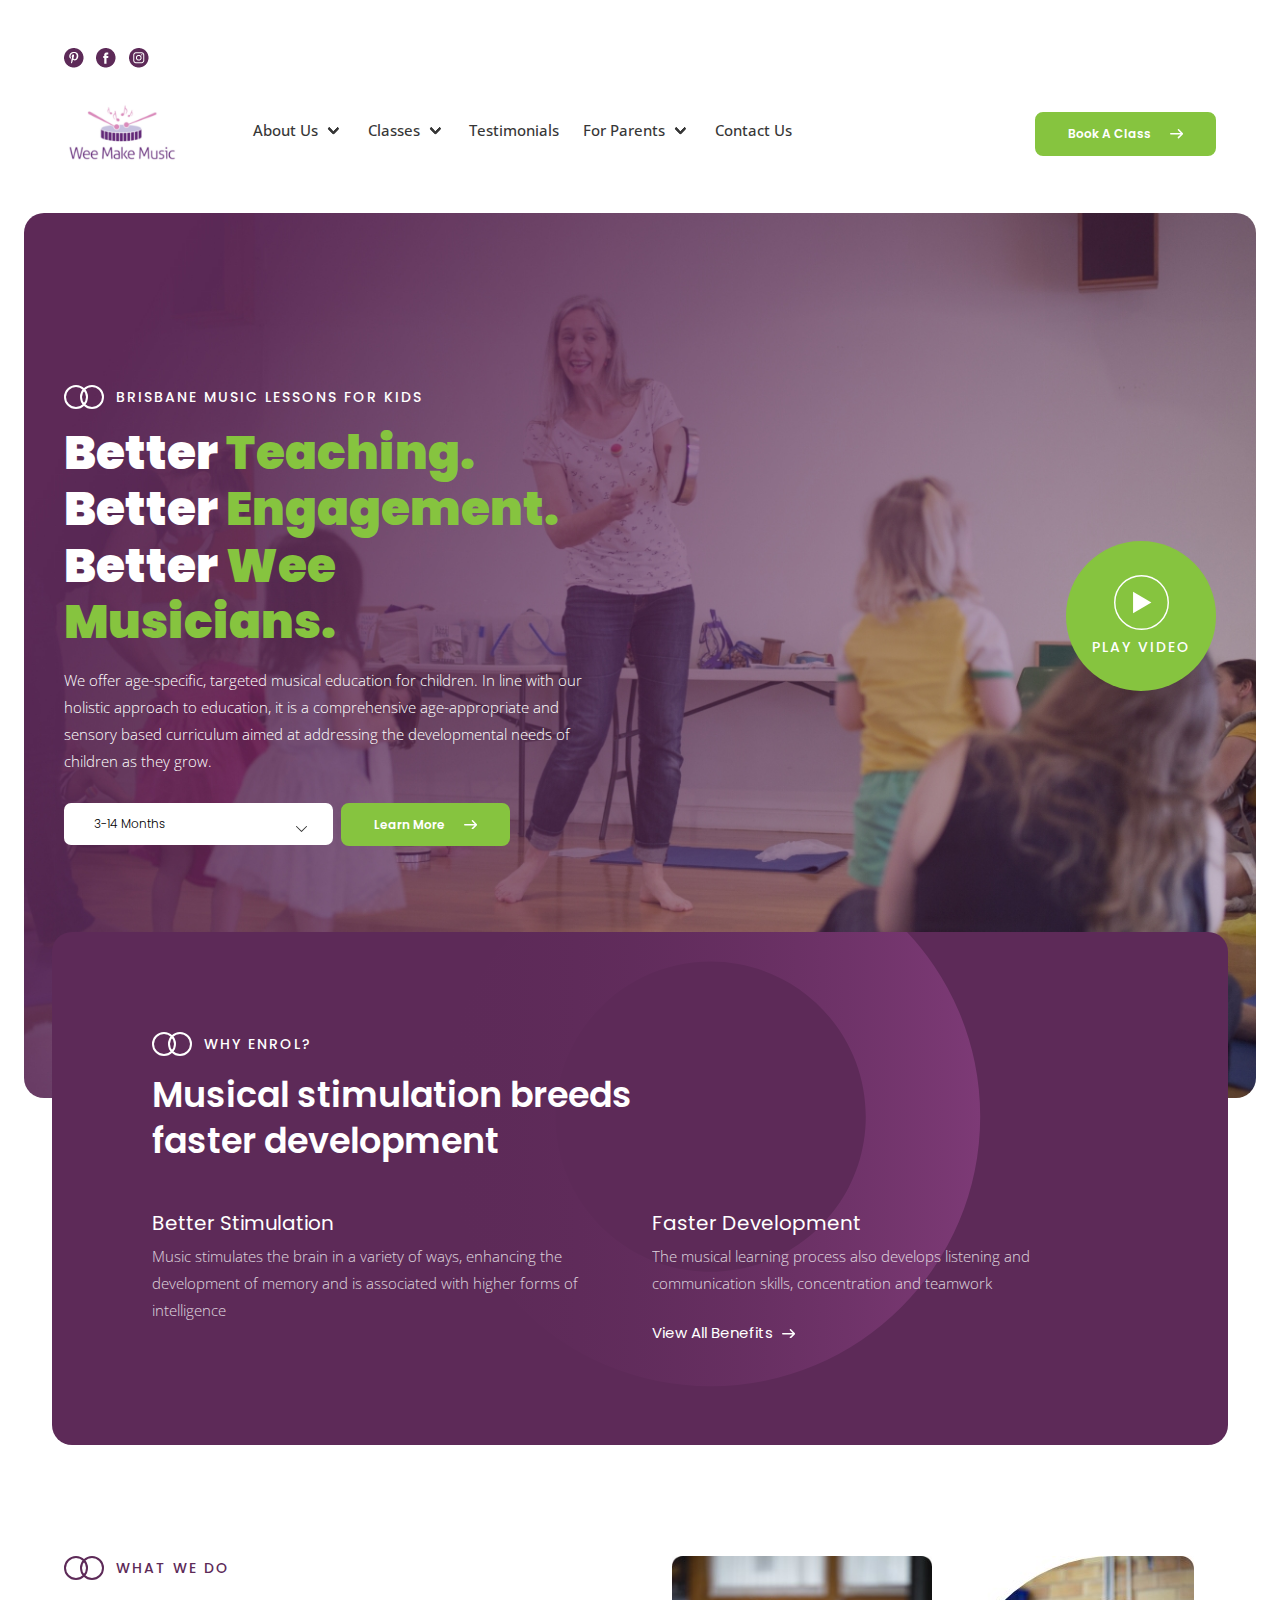
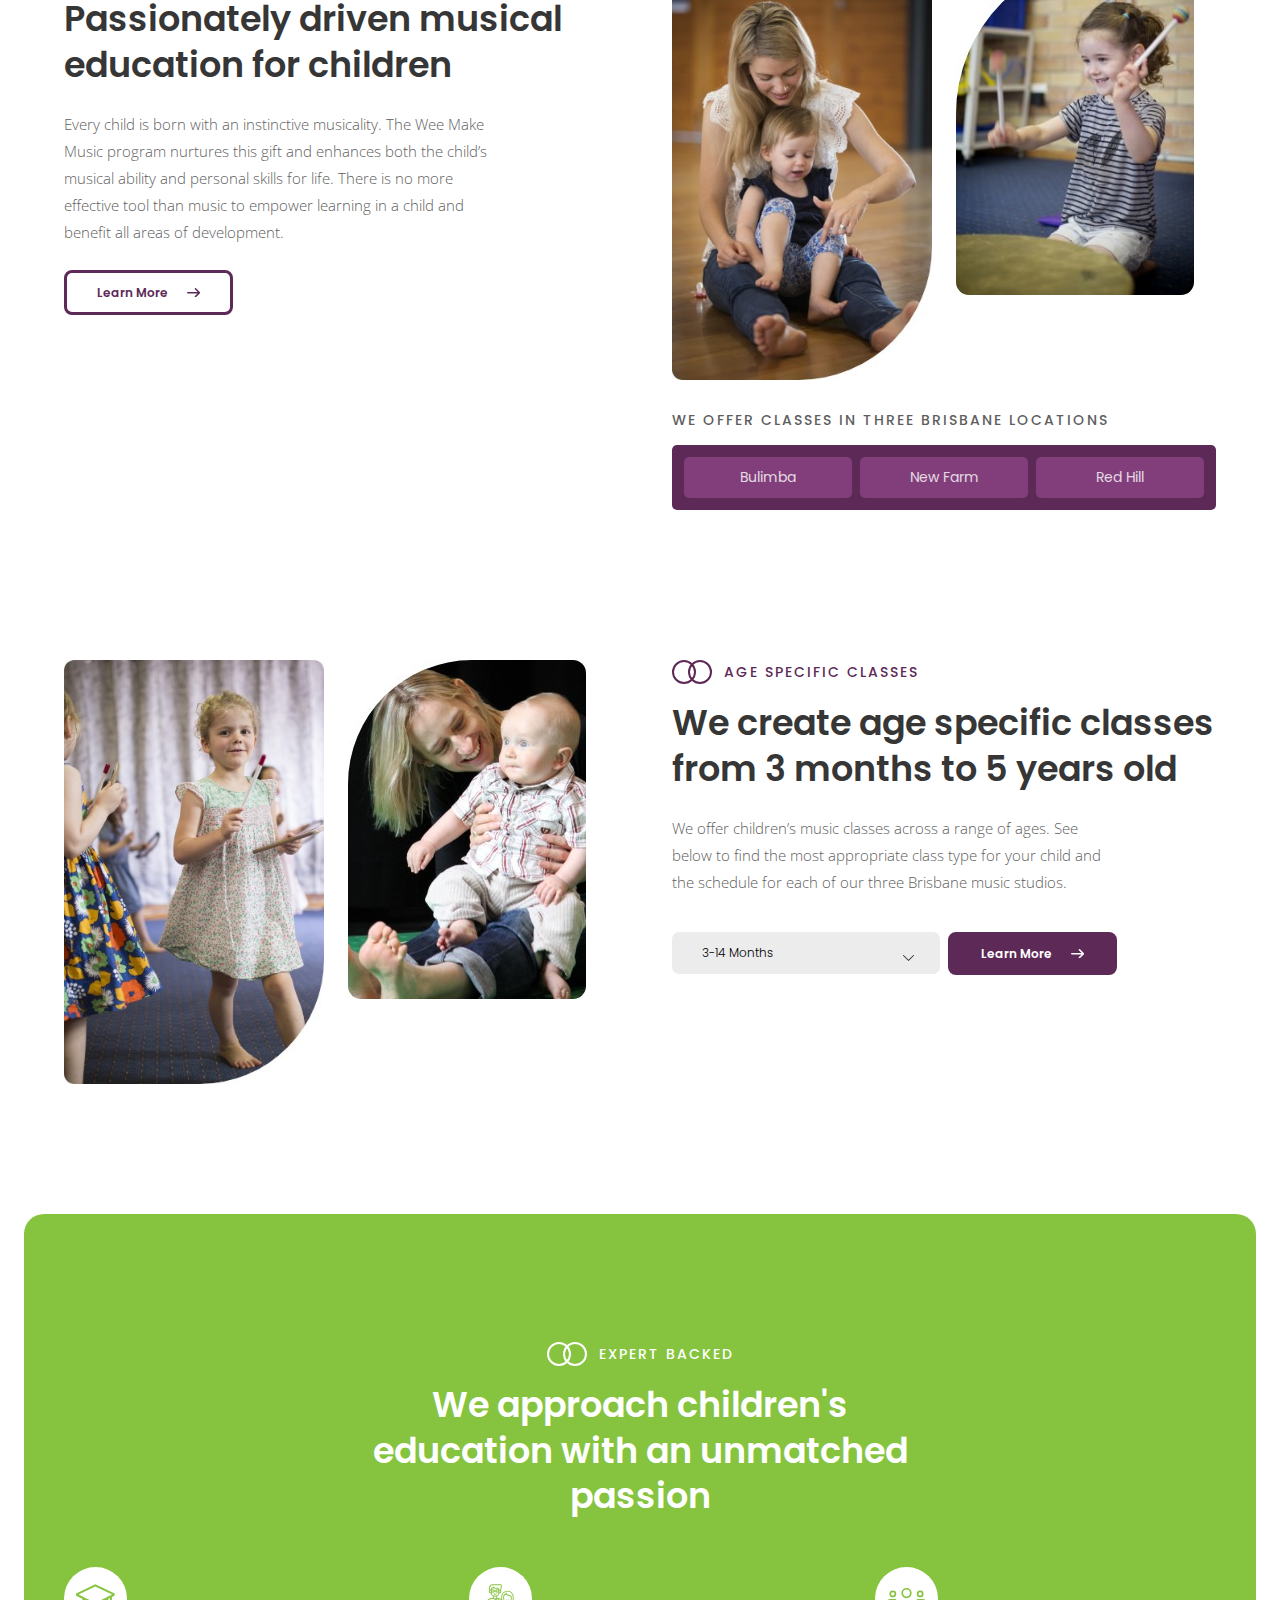
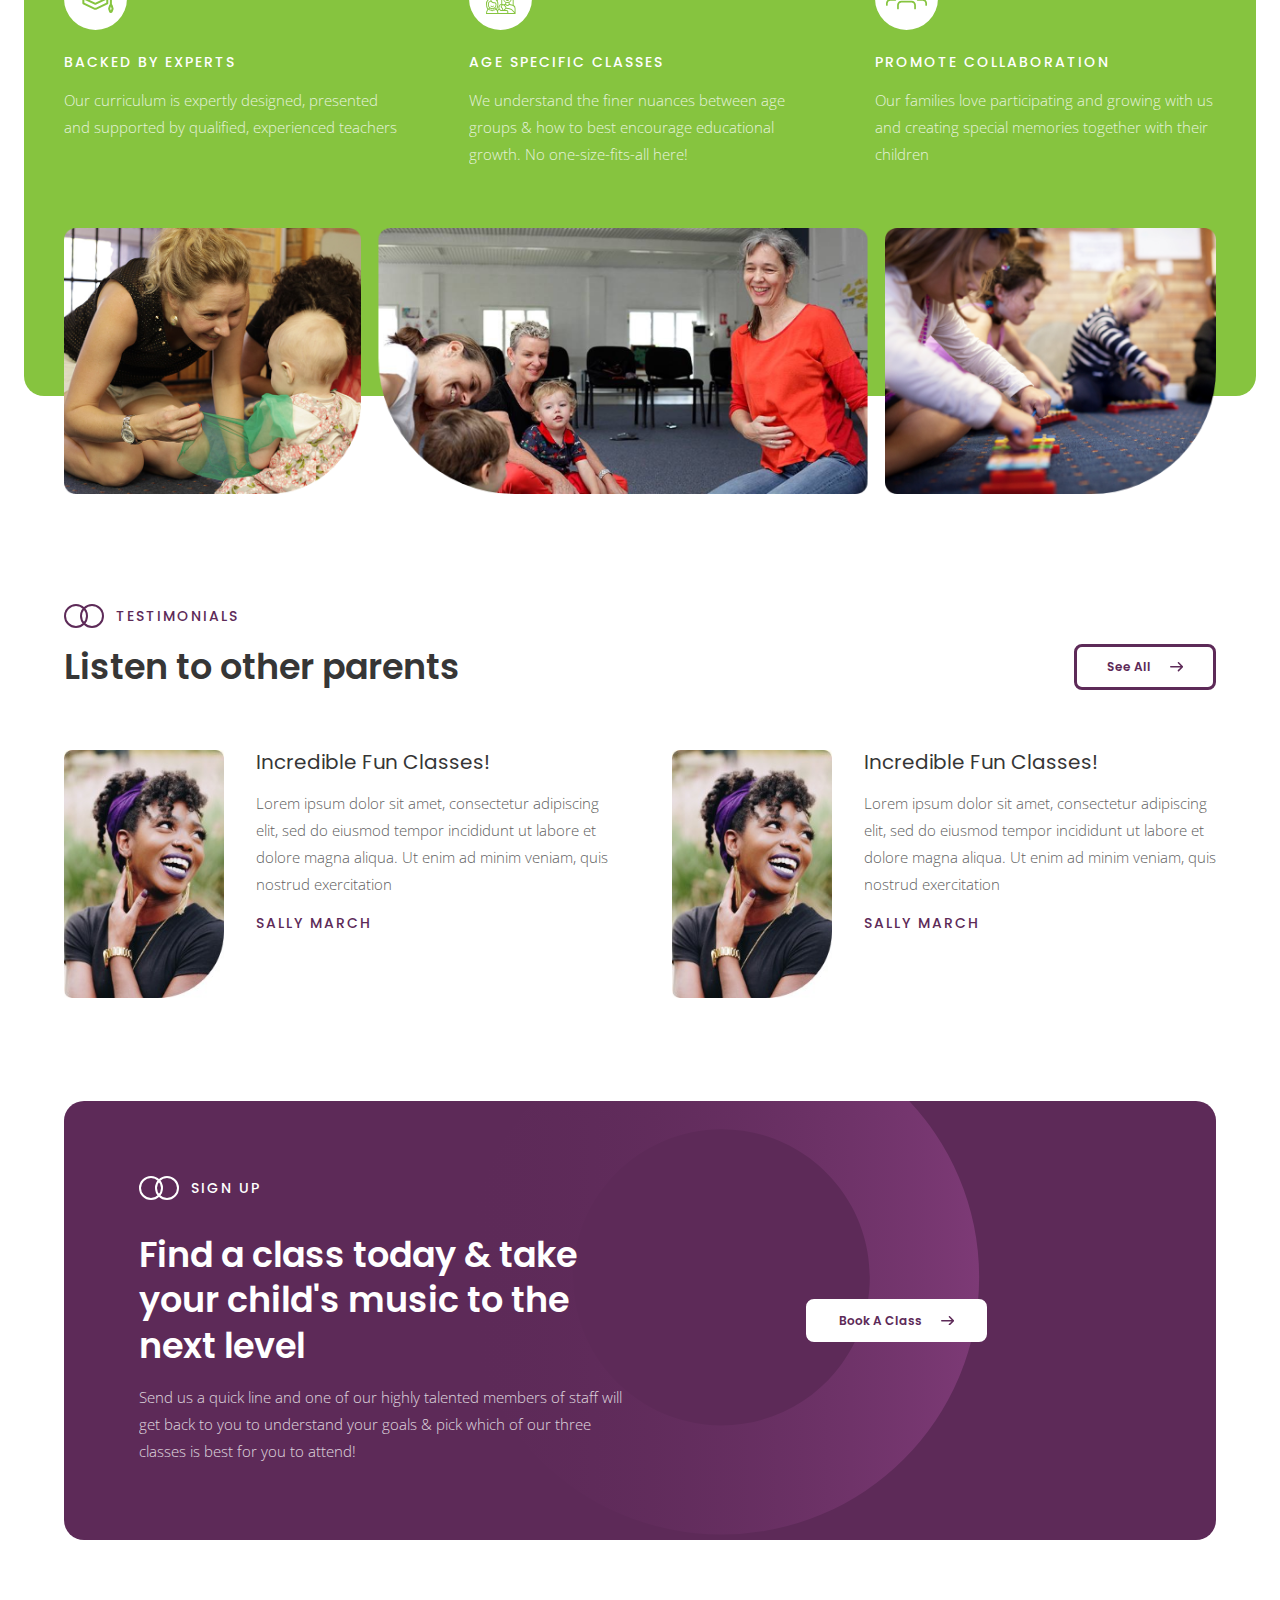
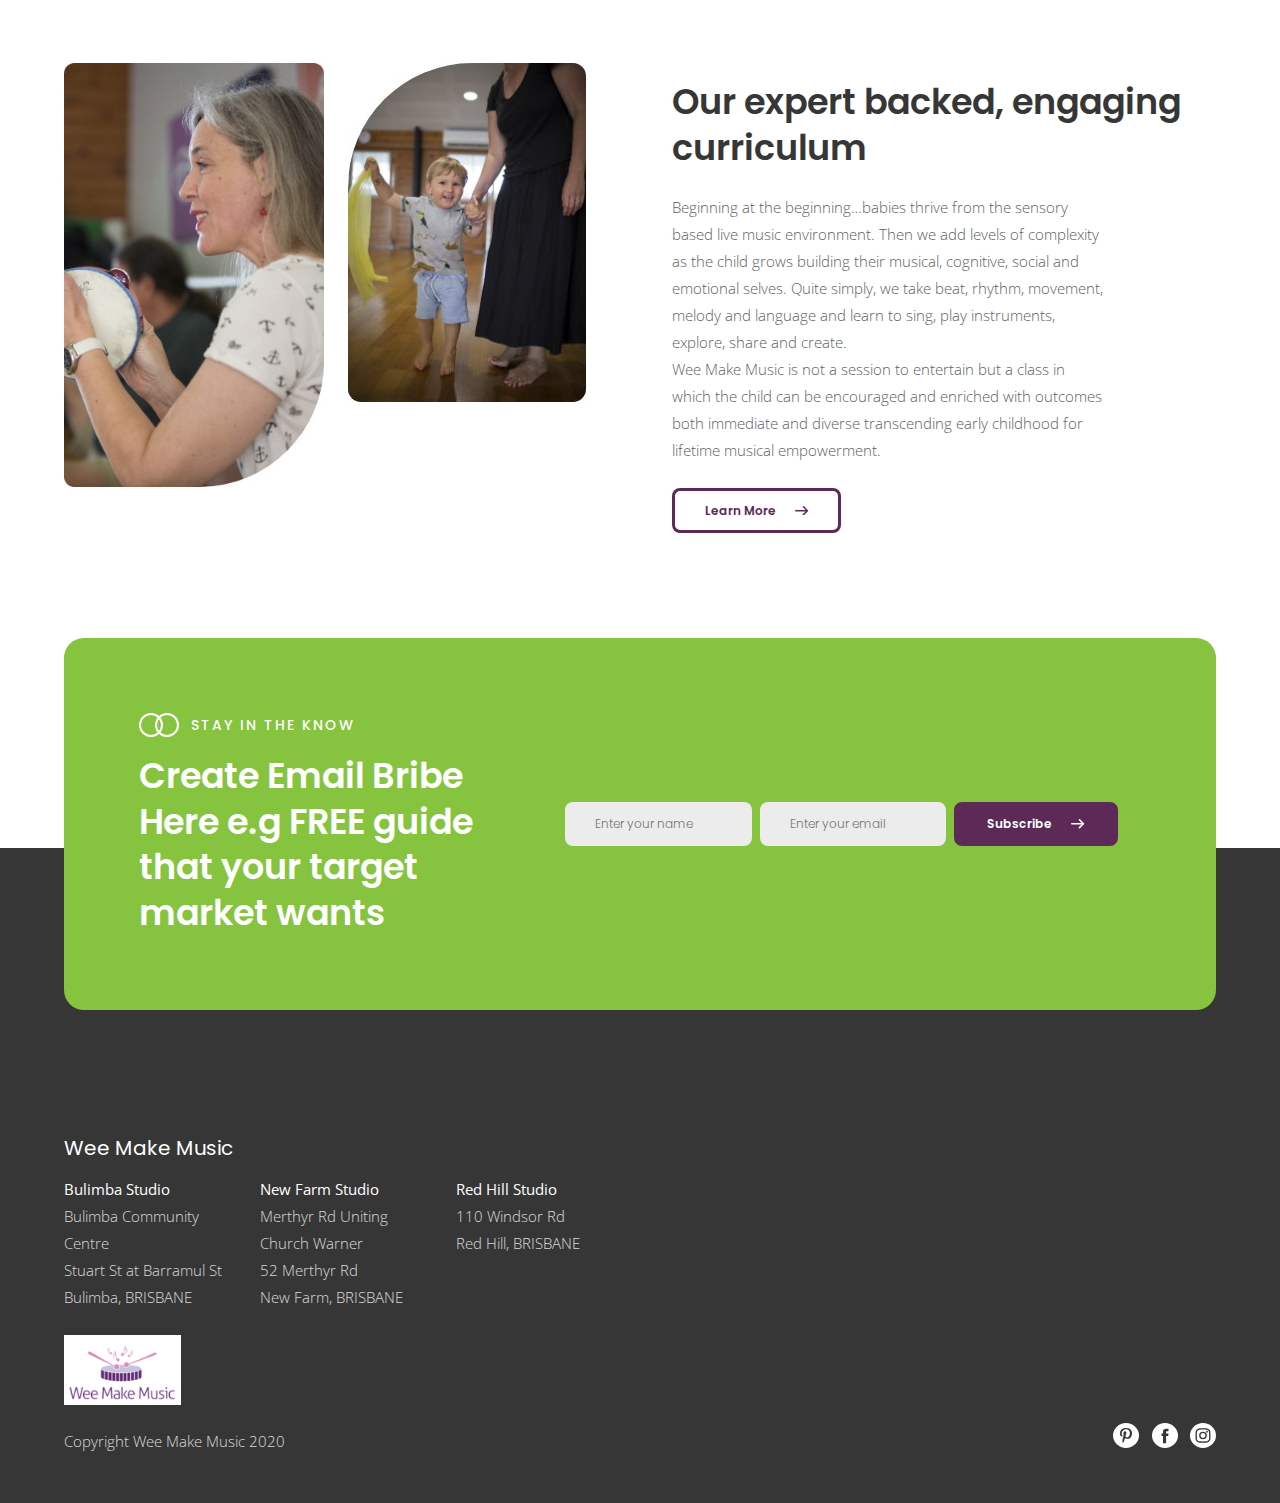
<file: index.html>
<!DOCTYPE html>
<html lang="en">
<head>
  <meta charset="UTF-8">
  <meta name="viewport" content="width=device-width, initial-scale=1.0">
  <meta http-equiv="X-UA-Compatible" content="ie=edge">
  <link rel="stylesheet" type="text/css" href="css/bulma.css">
  <link rel="stylesheet" type="text/css" href="css/main.css">
  <link rel="preconnect" href="https://fonts.gstatic.com">
  <link href="https://fonts.googleapis.com/css2?family=Open+Sans:wght@300;400&family=Poppins:wght@300;500;600;700&display=swap" rel="stylesheet">
  <title>Wee Make Music</title>
</head>
<body>
  <section class="section is-small-section-padding-mobile">
    <div class="container">
      <div class="nav-header pb-3">
        <div class="columns">
          <article class="column">
          <a href="#">
            <img src="assets/pinterest.png" alt="The pinterest logo" class="social-favicon mr-2">
          </a>
          <a href="#">
            <img src="assets/facebook.png" alt="The facebook logo" class="social-favicon mr-2">
          </a>
          <a href="#">
            <img src="assets/instagram.png" alt="The instagram logo" class="social-favicon">
          </a>
        </article>
        </div>
      </div>

      <nav class="navbar is-transparent" role="navigation" aria-label="main navigation">
      <div class="navbar-brand is-flex-center">
        <a class="navbar-item" href="index.html">
          <img src="assets/wee-make-music-logo.png" class="logo">
        </a>

        <a role="button" class="navbar-burger burger" aria-label="menu" aria-expanded="false" data-target="navbarBasicExample">
          <span aria-hidden="true"></span>
          <span aria-hidden="true"></span>
          <span aria-hidden="true"></span>
        </a>
      </div>

      <div id="navbarBasicExample" class="navbar-menu is-small-section-padding-mobile">
        <div class="navbar-start pl-6 padding-remove-mobile">
          <div class="navbar-item has-dropdown is-hoverable">
            <a href="#" class="navbar-link nav-link" onclick="showHideDropdown()">
              About Us
            </a>

            <div class="navbar-dropdown" id="navbarDropdown">
              <a href="about.html" class="navbar-item nav-link-sub">
                About Us
              </a>
              <a href="our-curriculum.html" class="navbar-item nav-link-sub">
                Our Curriculum
              </a>
              <a href="our-fees.html" class="navbar-item nav-link-sub">
                Our Fees
              </a>
              <a href="timetables.html" class="navbar-item nav-link-sub">
                Timetables
              </a>
            </div>
          </div>


          <div class="navbar-item has-dropdown is-hoverable">
            <a href="#" class="navbar-link nav-link" onclick="showHideDropdown()">
              Classes
            </a>

            <div class="navbar-dropdown" id="navbarDropdown">
              <a href="service-page.html" class="navbar-item nav-link-sub">
                3-14 Months
              </a>
              <a class="navbar-item nav-link-sub">
                Class 2
              </a>
              <a class="navbar-item nav-link-sub">
                Class 3
              </a>
              <a class="navbar-item nav-link-sub">
                Class 4
              </a>
            </div>
          </div>


          <a href="testimonials.html" class="navbar-item nav-link">
            Testimonials
          </a>

          <div class="navbar-item has-dropdown is-hoverable">
            <a class="navbar-link nav-link" onclick="showHideDropdown()">
              For Parents
            </a>

            <div class="navbar-dropdown" id="navbarDropdown">
              <a href="concert.html" class="navbar-item nav-link-sub">
                Concert
              </a>
              <a href="blog.html" class="navbar-item nav-link-sub">
                Blog
              </a>
              <a href="faq.html" class="navbar-item nav-link-sub">
                FAQs
              </a>
            </div>
          </div>


          <a href="contact.html" class="navbar-item nav-link">
            Contact Us
          </a>
        </div>

        <div class="navbar-end is-flex is-flex-center">
          <div class="navbar-item">
            <div class="buttons">
              <a href="quote.html" class="btn-primary btn-green box-shadow btn-arrow-green">Book A Class <svg xmlns="http://www.w3.org/2000/svg" width="13.202" height="9.418" viewBox="0 0 13.202 9.418" class="ml-4 mt-1px"><path d="M24.856,136.172h0l-3.969-3.95a.76.76,0,0,0-1.072,1.077l2.665,2.652-9.843,0a.76.76,0,0,0,0,1.519l9.843,0-2.665,2.652a.76.76,0,0,0,1.072,1.077l3.969-3.95h0A.76.76,0,0,0,24.856,136.172Z" transform="translate(-11.876 -132)" fill="#fff"/></svg></a>
            </div>
          </div>
        </div>
      </div>
      </nav>
    </div>
  </section>

<main class="is-relative">
  <section class="section pt-1 padding-remove-mobile padding-remove-tablet">
    <div class="container index-hero-bg pr-reset-mobile pl-reset-mobile pl-remove-tablet pr-remove-tablet">
    <div class="container">
      <div class="columns pt-10 pb-15 pt-reset-mobile pb-reset-mobile pt-reset-tablet">
        <article class="column pr-6 pr-reset-mobile pl-2rem-tablet pr-reset-tablet ">
          <div class="is-flex is-flex-center">
            <img src="assets/circle-cross.svg" alt="Two crosses intersected" class="circle-cross-img">
            <h1 class="small-pop-header ml-3 text-white">Brisbane Music Lessons for kids</h1>
          </div>
          <h2 class="page-header text-white mt-4">Better <span class="text-green">Teaching.</span> <br>
            Better <span class="text-green">Engagement.</span> <br>
            Better <span class="text-green">Wee Musicians.</span>
          </h2>
          <p class="text-white mt-4 opacity-full">We offer age-specific, targeted musical education for children. In line with our holistic approach to education, it is a comprehensive age-appropriate and sensory based curriculum aimed at addressing the developmental needs of children as they grow.</p>
          <form action="" class="std-form">
            <div class="columns is-variable is-1 mt-4">
              <article class="column is-relative">
                <select name="age" id="age" class="is-relative">
                  <option value="volvo">3-14 Months</option>
                  <option value="saab">14 months - 2.5 Years</option>
                  <option value="mercedes">3-4 Years</option>
                  <option value="audi">5 Years +</option>
                </select>
                <img src="assets/chevron-down.svg" alt="" class="select-icon">
              </article>
              <article class="column">
                <a href="#" class="btn-primary btn-green box-shadow btn-arrow-green is-inline-block btn-mobile-full-width">Learn More <svg xmlns="http://www.w3.org/2000/svg" width="13.202" height="9.418" viewBox="0 0 13.202 9.418" class="ml-4 mt-1px"><path d="M24.856,136.172h0l-3.969-3.95a.76.76,0,0,0-1.072,1.077l2.665,2.652-9.843,0a.76.76,0,0,0,0,1.519l9.843,0-2.665,2.652a.76.76,0,0,0,1.072,1.077l3.969-3.95h0A.76.76,0,0,0,24.856,136.172Z" transform="translate(-11.876 -132)" fill="#fff"/></svg></a>
              </article>
            </div>
          </form>
        </article>
        <article class="column is-flex is-flex-end-center is-flex-justify-center-mobile pr-2rem-tablet">
          <div class="play-container is-flex is-flex-justify-center is-flex-column">
            <a href="" class="is-flex is-flex-justify-center is-flex-column">
              <img src="assets/play-img.svg" alt="" class="play-button">
              <p class="small-pop-header mt-2 text-white opacity-full is-hidden-mobile">PLAY VIDEO</p>
            </a>
          </div>
        </article>
      </div>
    </div>
    </div>
  </section>

  <section class="section">
    <div class="container">
      <div class="columns index-overlap-container purple-with-cutout-bg">
        <div class="is-padding-medium-uniform padding-reset-mobile">
          <div class="is-flex is-flex-center">
            <img src="assets/circle-cross.svg" alt="Two crosses intersected" class="circle-cross-img">
            <h3 class="small-pop-header ml-3 text-white">Why Enrol?</h3>
          </div>
            <h4 class="section-header width-50 text-white mt-4 mb-6 width-100-tablet">Musical stimulation breeds faster development</h4>
            <div class="columns">
              <article class="column">
                <h5 class="sub-section-header text-white mb-2">Better Stimulation</h5>
                <p class="text-white">Music stimulates the brain in a variety of ways, enhancing the development of memory and is associated with higher forms of intelligence</p>
              </article>
              <article class="column">
                <h5 class="sub-section-header text-white mb-2">Faster Development</h5>
                <p class="text-white mb-5">The musical learning process also develops listening and communication skills, concentration and teamwork</p>
                <a href="service-page.html" class="is-text-link text-white">View All Benefits <svg xmlns="http://www.w3.org/2000/svg" width="13.202" height="9.418" viewBox="0 0 13.202 9.418"><path d="M24.856,136.172h0l-3.969-3.95a.76.76,0,0,0-1.072,1.077l2.665,2.652-9.843,0a.76.76,0,0,0,0,1.519l9.843,0-2.665,2.652a.76.76,0,0,0,1.072,1.077l3.969-3.95h0A.76.76,0,0,0,24.856,136.172Z" transform="translate(-11.876 -132)" fill="#fff"/></svg></a>
              </article>
            </div>
        </div>
      </div>
    </div>
  </section>

  <section class="section is-padding-large">
    <div class="container is-small-container">
      <div class="columns is-variable is-8">
        <article class="column">
          <div class="is-flex is-flex-center">
            <img src="assets/cross-circle-purple.svg" alt="Two crosses intersected" class="circle-cross-img">
            <h3 class="small-pop-header ml-3 text-purple">WHAT WE DO</h3>
          </div>
          <h4 class="section-header mt-4 mb-5">Passionately driven musical education for children</h4>
          <p class="width-80 mb-5 width-100-mobile">Every child is born with an instinctive musicality. The Wee Make Music program nurtures this gift and enhances both the child’s musical ability and personal skills for life. There is no more effective tool than music to empower learning in a child and benefit all areas of development.</p>
          <a href="about.html" class="btn-secondary btn-purple-secondary box-shadow btn-arrow-purple-secondary is-inline-block btn-mobile-full-width">Learn More <svg xmlns="http://www.w3.org/2000/svg" width="13.202" height="9.418" viewBox="0 0 13.202 9.418" class="ml-4 mt-1px"><path d="M24.856,136.172h0l-3.969-3.95a.76.76,0,0,0-1.072,1.077l2.665,2.652-9.843,0a.76.76,0,0,0,0,1.519l9.843,0-2.665,2.652a.76.76,0,0,0,1.072,1.077l3.969-3.95h0A.76.76,0,0,0,24.856,136.172Z" transform="translate(-11.876 -132)" fill="#5d2a58"/></svg></a>
        </article>
        <article class="column">
          <div class="columns is-variable is-3-desktop is-mobile is-2-mobile">
            <article class="column">
              <img src="assets/00036.jpg" alt="A woman holding a child">
            </article>
            <article class="column">
              <img src="assets/00001.jpg" alt="A child playing a drum">
            </article>
          </div>
          <div>
            <p class="small-pop-header mb-4">We offer classes in three Brisbane locations</p>
            <div class="purple-bg p-3 br-5">
            <div class="columns is-variable is-1">
              <article class="column pb-35rem-mobile">
                <div class="purple-light-bg br-5 p-3 text-center">
                  <p class="text-white pill-text">Bulimba</p>
                </div>
              </article>
              <article class="column pt-35rem-mobile pb-35rem-mobile">
                <div class="purple-light-bg br-5 p-3 text-center">
                  <p class="text-white pill-text">New Farm</p>
                </div>
              </article>
              <article class="column pt-35rem-mobile">
                <div class="purple-light-bg br-5 p-3 text-center">
                  <p class="text-white pill-text">Red Hill</p>
                </div>
              </article>
            </div>
            </div>
          </div>
        </article>
      </div>
    </div>
  </section>

  <section class="section is-padding-large">
    <div class="container is-small-container">
      <div class="columns is-variable is-8">
        <article class="column">
          <div class="columns is-variable is-3-desktop is-2-mobile is-mobile">
            <article class="column">
              <img src="assets/00087.jpg" alt="A child playing with a xylophone">
            </article>
            <article class="column ">
              <img src="assets/8663.jpg" alt="A woman holding a baby and smiling">
            </article>
          </div>
        </article>
        <article class="column">
          <div class="is-flex is-flex-center">
            <img src="assets/cross-circle-purple.svg" alt="Two crosses intersected" class="circle-cross-img">
            <h3 class="small-pop-header ml-3 text-purple">AGE SPECIFIC CLASSES</h3>
          </div>
          <h4 class="section-header mt-4 mb-5">We create age specific classes from 3 months to 5 years old</h4>
          <p class="width-80 mb-5">We offer children’s music classes across a range of ages. See below to find the most appropriate class type for your child and the schedule for each of our three Brisbane music studios.</p>
          <form action="" class="std-form">
            <div class="columns is-variable is-1 mt-4">
              <article class="column is-relative">
                <select name="age" id="age" class="is-relative select-grey-bg">
                  <option value="volvo">3-14 Months</option>
                  <option value="saab">14 months - 2.5 Years</option>
                  <option value="mercedes">3-4 Years</option>
                  <option value="audi">5 Years +</option>
                </select>
                <img src="assets/chevron-down.svg" alt="" class="select-icon">
              </article>
              <article class="column">
                <a href="#" class="btn-primary btn-purple box-shadow btn-arrow-purple is-inline-block width-100-mobile">Learn More <svg xmlns="http://www.w3.org/2000/svg" width="13.202" height="9.418" viewBox="0 0 13.202 9.418" class="ml-4 mt-1px"><path d="M24.856,136.172h0l-3.969-3.95a.76.76,0,0,0-1.072,1.077l2.665,2.652-9.843,0a.76.76,0,0,0,0,1.519l9.843,0-2.665,2.652a.76.76,0,0,0,1.072,1.077l3.969-3.95h0A.76.76,0,0,0,24.856,136.172Z" transform="translate(-11.876 -132)" fill="#fff"/></svg></a>
              </article>
            </div>
          </form>
        </article>
      </div>
    </div>
  </section>

  <section class="section section-padding-reset-mobile">
    <div class="container green-wide-bg">
      <div class="container pt-8 is-small-container is-small-section-padding-mobile padding-reset-tablet">
        <div class="is-flex is-flex-justify-center pb-4">
          <img src="assets/circle-cross.svg" alt="Two crosses intersected" class="circle-cross-img">
          <h3 class="small-pop-header ml-3 text-white">EXPERT BACKED</h3>
        </div>
        <h4 class="section-header text-white mb-6 text-center width-50 width-100-mobile is-margin-0-auto">We approach children's education with an unmatched passion</h4>
        <div class="columns is-variable is-8-desktop is-2-tablet mb-6">
          <article class="column">
            <img src="assets/uni-cap.svg" alt="a university cap" class="circle-img">
            <h4 class="small-pop-header my-4 text-white">BACKED BY EXPERTS</h4>
            <p class="text-white">Our curriculum is expertly designed, presented and supported by qualified, experienced teachers</p>
          </article>
          <article class="column">
            <img src="assets/family.svg" alt="A family" class="circle-img">
            <h4 class="small-pop-header my-4 text-white">AGE SPECIFIC CLASSES</h4>
            <p class="text-white">We understand the finer nuances between age groups & how to best encourage educational growth. No one-size-fits-all here!</p>
          </article>
          <article class="column">
            <img src="assets/collaboration.svg" alt="Outline of 3 people" class="circle-img">
            <h4 class="small-pop-header my-4 text-white">PROMOTE COLLABORATION</h4>
            <p class="text-white">Our families love participating and growing with us and creating special memories together with their children</p>
          </article>
        </div>
        <img src="assets/triple-img.png" alt="Women holding children and playing musical instruments" class="mb-negative-105px mb-negative-65px-mobile">
      </div>
    </div>
  </section>

  <section class="section pt-10">
    <div class="container is-small-container">
      <div class="columns mb-6">
        <article class="column is-four-fifths-desktop is-half-tablet">
          <div class="is-flex is-flex-center pb-4">
            <img src="assets/cross-circle-purple.svg" alt="Two crosses intersected" class="circle-cross-img">
            <h3 class="small-pop-header ml-3 text-purple">TESTIMONIALS</h3>
          </div>
          <h4 class="section-header">Listen to other parents</h4>
        </article>
        <article class="column is-flex is-flex-end-bottom">
          <div class="width-100-mobile">
            <a href="testimonials.html" class="btn-secondary btn-purple-secondary box-shadow btn-arrow-purple-secondary is-inline-block btn-mobile-full-width">See All <svg xmlns="http://www.w3.org/2000/svg" width="13.202" height="9.418" viewBox="0 0 13.202 9.418" class="ml-4 mt-1px"><path d="M24.856,136.172h0l-3.969-3.95a.76.76,0,0,0-1.072,1.077l2.665,2.652-9.843,0a.76.76,0,0,0,0,1.519l9.843,0-2.665,2.652a.76.76,0,0,0,1.072,1.077l3.969-3.95h0A.76.76,0,0,0,24.856,136.172Z" transform="translate(-11.876 -132)" fill="#5d2a58"/></svg></a>
          </div>
        </article>
      </div>
    </div>
    <div class="container is-small-container">
      <div class="columns is-variable is-8">
        <article class="column">
          <div class="columns is-variable is-4 is-mobile">
            <article class="column is-one-third">
              <img src="assets/test-1.jpg" alt="A woman smiling">
            </article>
            <article class="column">
              <h5 class="sub-section-header">Incredible Fun Classes!</h5>
              <p class="my-4">Lorem ipsum dolor sit amet, consectetur adipiscing elit, sed do eiusmod tempor incididunt ut labore et dolore magna aliqua. Ut enim ad minim veniam, quis nostrud exercitation</p>
              <p class="small-pop-header opacity-full text-purple">SALLY MARCH</p>
            </article>
          </div>
        </article>
        <article class="column">
          <div class="columns is-variable is-4 is-mobile">
            <article class="column is-one-third">
              <img src="assets/test-1.jpg" alt="A woman smiling">
            </article>
            <article class="column">
              <h5 class="sub-section-header">Incredible Fun Classes!</h5>
              <p class="my-4">Lorem ipsum dolor sit amet, consectetur adipiscing elit, sed do eiusmod tempor incididunt ut labore et dolore magna aliqua. Ut enim ad minim veniam, quis nostrud exercitation</p>
              <p class="small-pop-header opacity-full text-purple">SALLY MARCH</p>
            </article>
          </div>
        </article>
      </div>
    </div>
  </section>

  <section class="section">
    <div class="container purple-with-cutout-bg is-small-container">
      <div class="padding-uniform is-padding-75px padding-reset-mobile">
        <div class="columns">
          <article class="column">
            <div class="is-flex is-flex-center pb-4">
              <img src="assets/circle-cross.svg" alt="Two crosses intersected" class="circle-cross-img">
              <h3 class="small-pop-header ml-3 text-white">SIGN UP</h3>
            </div>
            <h4 class="section-header text-white my-4">Find a class today & take your child's music to the next level</h4>
            <p class="text-white">Send us a quick line and one of our highly talented members of staff will get back to you to understand your goals & pick which of our three classes is best for you to attend!</p>
          </article>
          <article class="column is-flex is-flex-justify-center">
            <div class="width-100-mobile">
              <a href="#" class="btn-primary btn-white-p box-shadow btn-arrow-purple-secondary is-inline-block btn-mobile-full-width">Book A Class <svg xmlns="http://www.w3.org/2000/svg" width="13.202" height="9.418" viewBox="0 0 13.202 9.418" class="ml-4 mt-1px"><path d="M24.856,136.172h0l-3.969-3.95a.76.76,0,0,0-1.072,1.077l2.665,2.652-9.843,0a.76.76,0,0,0,0,1.519l9.843,0-2.665,2.652a.76.76,0,0,0,1.072,1.077l3.969-3.95h0A.76.76,0,0,0,24.856,136.172Z" transform="translate(-11.876 -132)" fill="#5d2a58"/></svg></a>
            </div>
          </article>
        </div>
      </div>
    </div>
  </section>

  <section class="section is-padding-large">
    <div class="container is-small-container pb-15 pb-25rem-mobile">
      <div class="columns is-variable is-8">
        <article class="column">
          <div class="columns is-variable is-3-desktop is-mobile is-2-mobile">
            <article class="column">
              <img src="assets/00040.jpg" alt="A woman playing the tambourine">
            </article>
            <article class="column ">
              <img src="assets/00142.jpg" alt="A woman holding a childs hand">
            </article>
          </div>
        </article>
        <article class="column">
          <h4 class="section-header mt-4 mb-5">Our expert backed, engaging curriculum</h4>
          <p class="width-80 width-100-mobile">Beginning at the beginning…babies thrive from the sensory based live music environment. Then we add levels of complexity as the child grows building their musical, cognitive, social and emotional selves. Quite simply, we take beat, rhythm, movement, melody and language and learn to sing, play instruments, explore, share and create.</p>
          <p class="width-80 mb-5 width-100-mobile">Wee Make Music is not a session to entertain but a class in which the child can be encouraged and enriched with outcomes both immediate and diverse transcending early childhood for lifetime musical empowerment.</p>
          <a href="our-curriculum.html" class="btn-secondary btn-purple-secondary box-shadow btn-arrow-purple-secondary is-inline-block btn-mobile-full-width">Learn More <svg xmlns="http://www.w3.org/2000/svg" width="13.202" height="9.418" viewBox="0 0 13.202 9.418" class="ml-4 mt-1px"><path d="M24.856,136.172h0l-3.969-3.95a.76.76,0,0,0-1.072,1.077l2.665,2.652-9.843,0a.76.76,0,0,0,0,1.519l9.843,0-2.665,2.652a.76.76,0,0,0,1.072,1.077l3.969-3.95h0A.76.76,0,0,0,24.856,136.172Z" transform="translate(-11.876 -132)" fill="#5d2a58"/></svg></a>
        </article>
      </div>
    </div>
  </section>

  <section class="overlap-container section-padding-reset-mobile section-padding-reset-tablet">
    <div class="container br-20 green-bg">
      <div class="is-padding-75px padding-reset-mobile">
        <div class="columns is-variable is-8 is-flex-column-tablet">
          <article class="column">
            <div class="is-flex is-flex-center pb-4">
              <img src="assets/circle-cross.svg" alt="Two crosses intersected" class="circle-cross-img">
              <h3 class="small-pop-header ml-3 text-white">STAY IN THE KNOW</h3>
            </div>
            <h4 class="section-header text-white">Create Email Bribe Here e.g FREE guide that your target market wants</h4>
          </article>
          <article class="column is-three-fifths-desktop is-full-tablet is-flex is-flex-justify-center">
            <form action="" class="std-form">
              <div class="columns is-variable is-1">
                <article class="column">
                  <input type="text" placeholder="Enter your name">
                </article>
                <article class="column">
                  <input type="text" placeholder="Enter your email">
                </article>
                <article class="column">
                  <a href="#" class="btn-primary btn-purple box-shadow btn-arrow-purple is-inline-block">Subscribe <svg xmlns="http://www.w3.org/2000/svg" width="13.202" height="9.418" viewBox="0 0 13.202 9.418" class="ml-4 mt-1px"><path d="M24.856,136.172h0l-3.969-3.95a.76.76,0,0,0-1.072,1.077l2.665,2.652-9.843,0a.76.76,0,0,0,0,1.519l9.843,0-2.665,2.652a.76.76,0,0,0,1.072,1.077l3.969-3.95h0A.76.76,0,0,0,24.856,136.172Z" transform="translate(-11.876 -132)" fill="#fff"/></svg></a>
                </article>
              </div>
            <form>
          </article>
        </div>
      </div>
    </div>
  </section>
</main>

  <footer class="section">
    <div class="container">
      <div class="columns pt-15">
        <article class="column">
          <h4 class="sub-section-header text-white mb-4">Wee Make Music</h4>
          <div class="columns">
            <article class="column">
              <p class="opacity-full text-white"><b>Bulimba Studio</b></p>
              <p class="text-white">Bulimba Community Centre</p>
              <p class="text-white">Stuart St at Barramul St</p>
              <p class="text-white">Bulimba, BRISBANE</p>
            </article>
            <article class="column">
              <p class="opacity-full text-white"><b>New Farm Studio</b></p>
              <p class="text-white">Merthyr Rd Uniting Church Warner</p>
              <p class="text-white">52 Merthyr Rd</p>
              <p class="text-white">New Farm, BRISBANE</p>
            </article>
            <article class="column">
              <p class="opacity-full text-white"><b>Red Hill Studio</b></p>
              <p class="text-white">110 Windsor Rd</p>
              <p class="text-white">Red Hill, BRISBANE</p>
            </article>
          </div>
          <img src="assets/wee-make-music-logo.png" class="logo mb-4">
          <p class="text-white">Copyright Wee Make Music 2020</p>
        </article>
        <article class="column is-flex is-flex-end-bottom">
          <div class="columns">
            <article class="column">
            <a href="#">
              <img src="assets/pinterest-white.svg" alt="The pinterest logo" class="social-favicon mr-2">
            </a>
            <a href="#">
              <img src="assets/facebook-white.svg" alt="The facebook logo" class="social-favicon mr-2">
            </a>
            <a href="#">
              <img src="assets/instagram-white.svg" alt="The instagram logo" class="social-favicon">
            </a>
          </article>
          </div>
        </article>
      </div>
    </div>
  </footer>



<script type="text/javascript" src="js/main.js"></script>
</body>
</html>
</file>
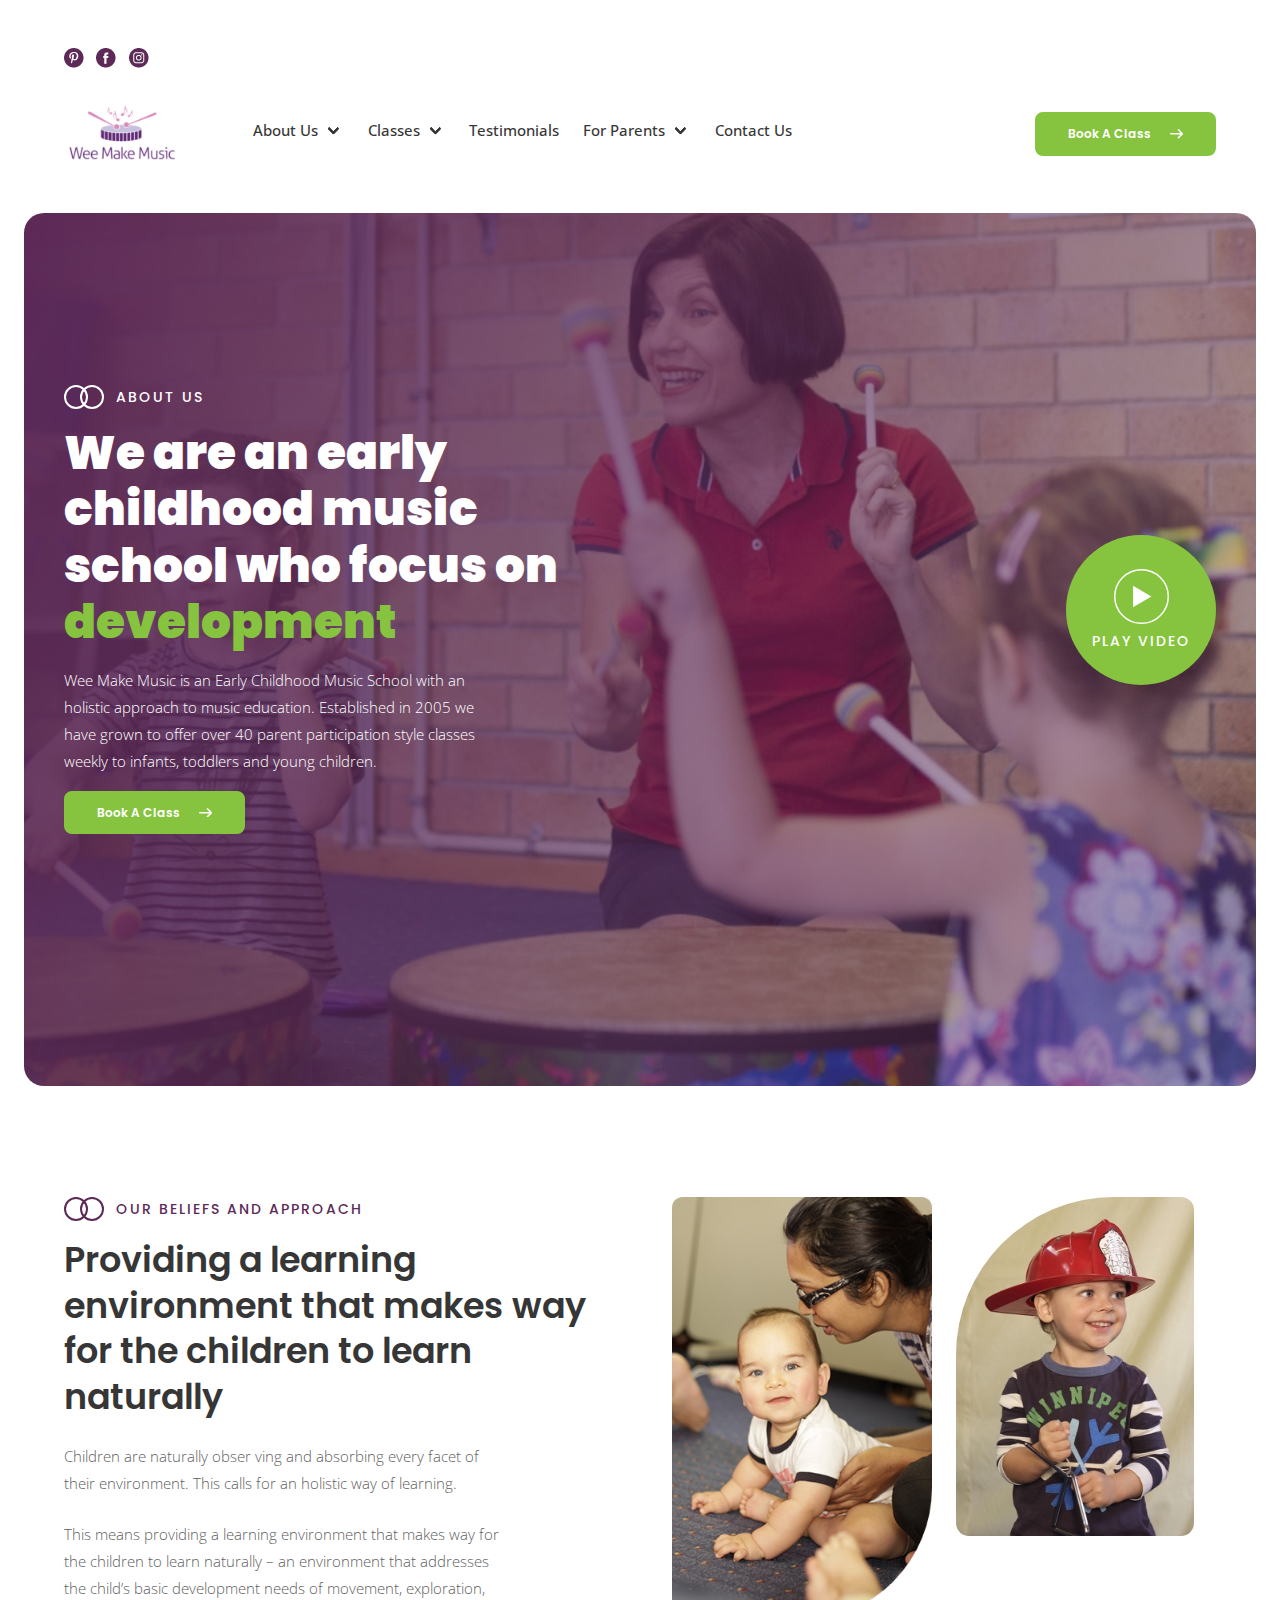
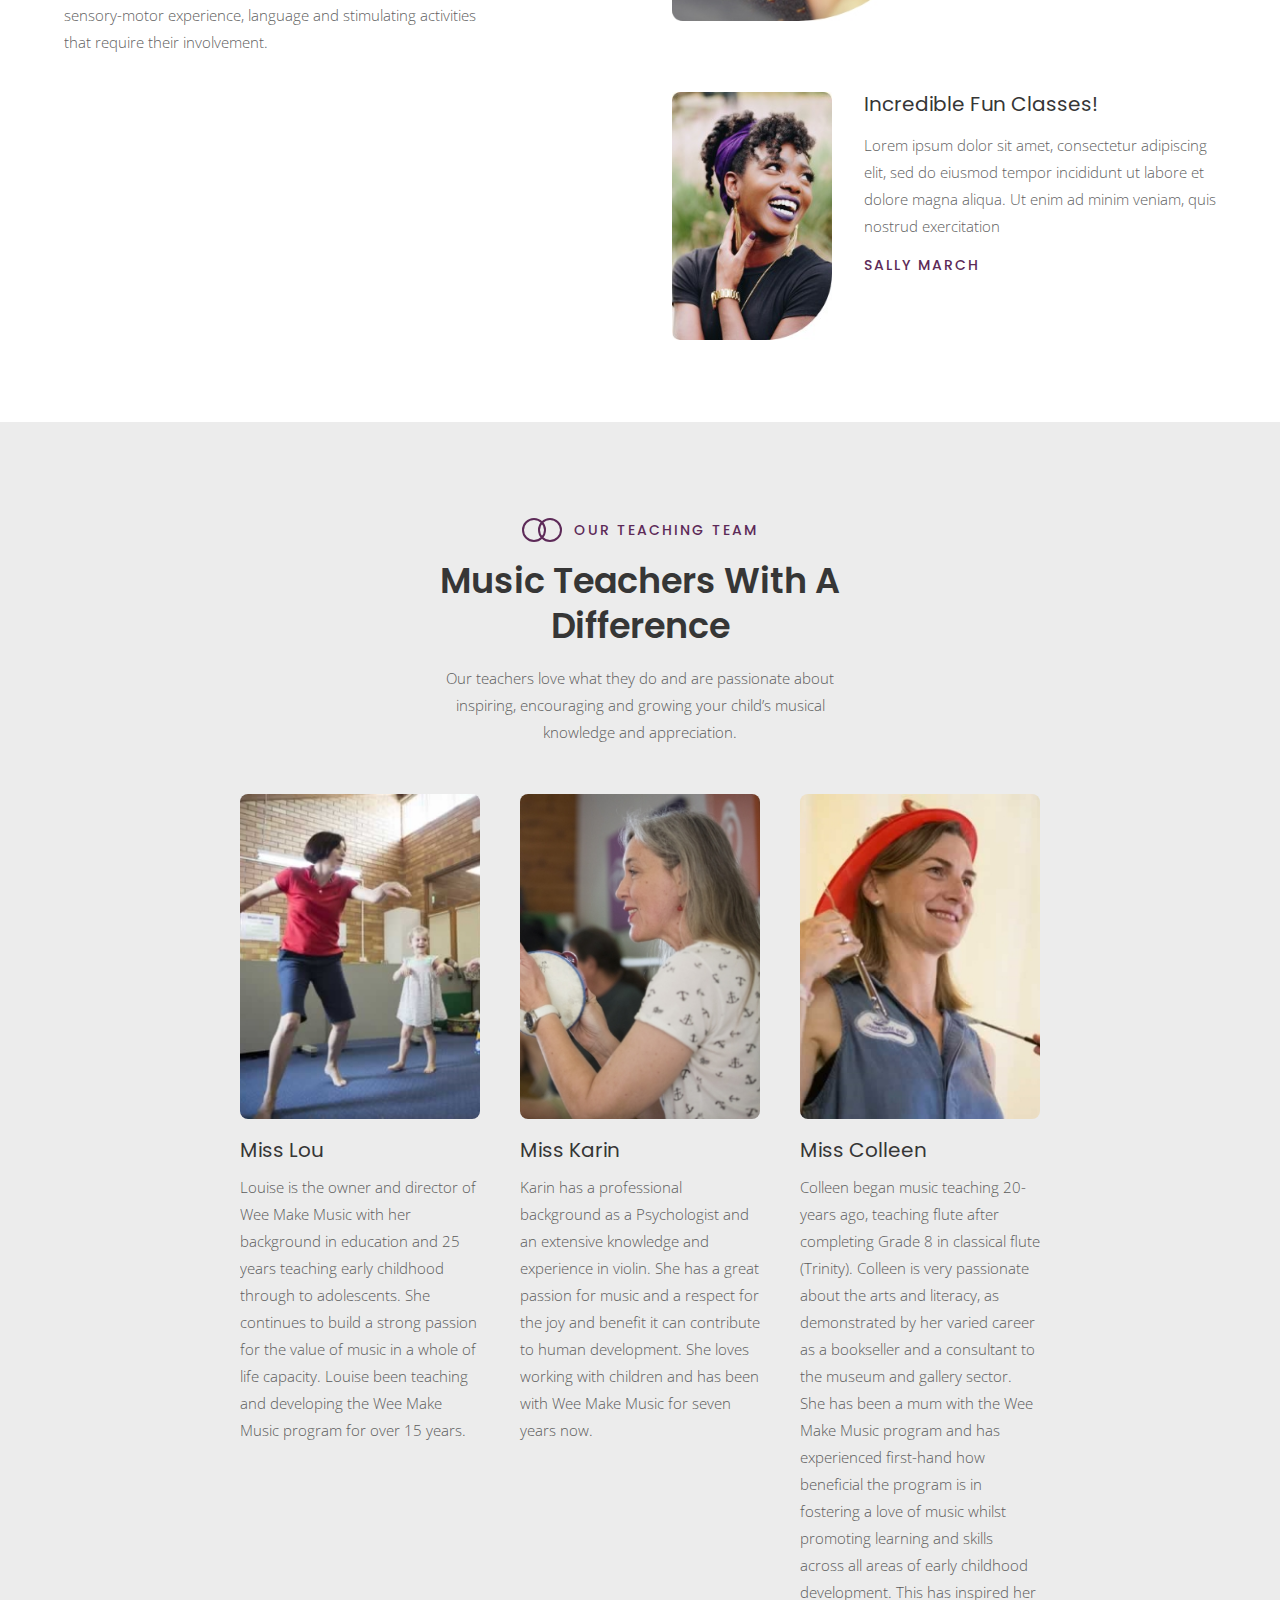
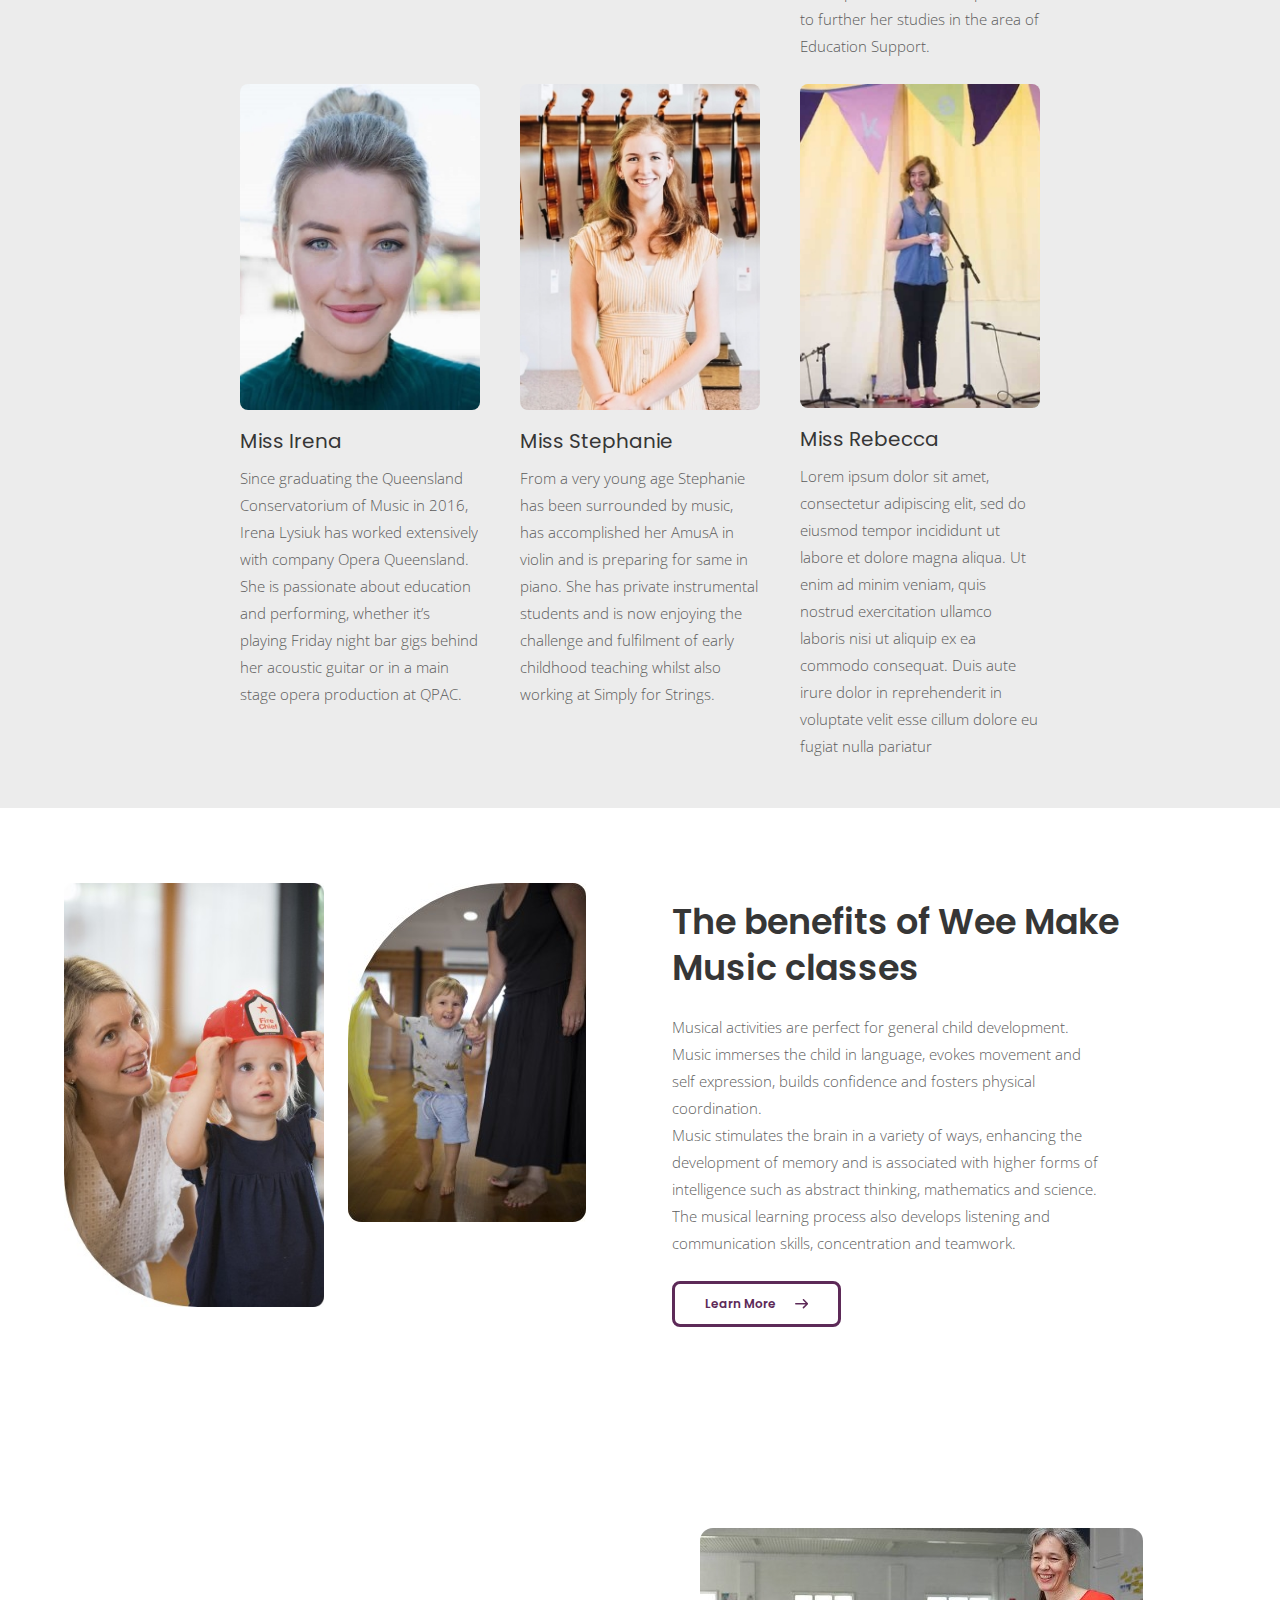
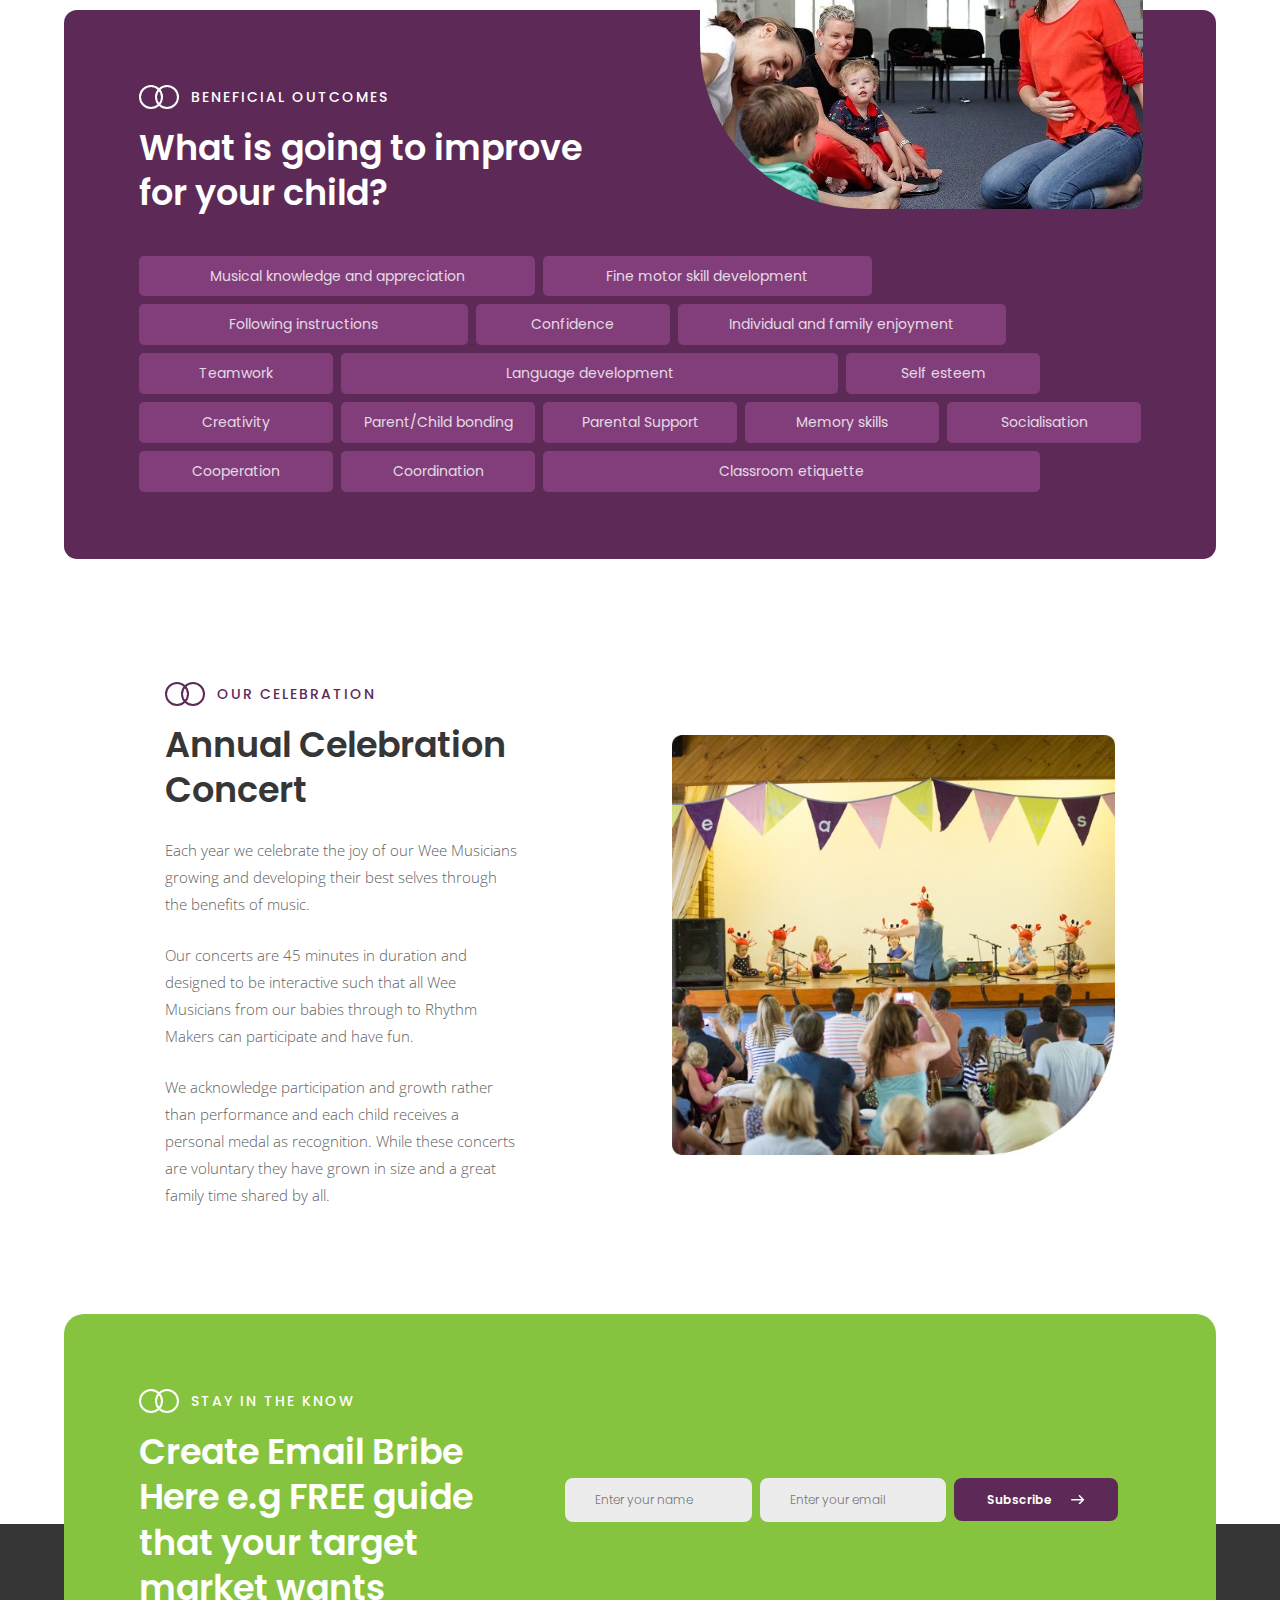
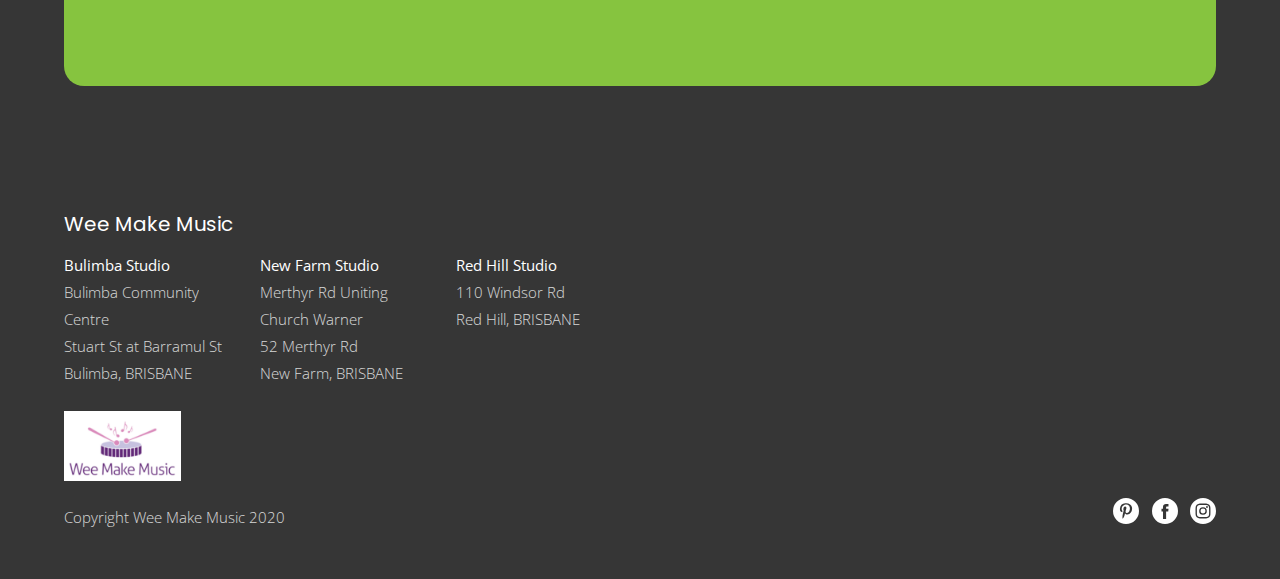
<file: about.html>
<!DOCTYPE html>
<html lang="en">
<head>
  <meta charset="UTF-8">
  <meta name="viewport" content="width=device-width, initial-scale=1.0">
  <meta http-equiv="X-UA-Compatible" content="ie=edge">
  <link rel="stylesheet" type="text/css" href="css/bulma.css">
  <link rel="stylesheet" type="text/css" href="css/main.css">
  <link rel="preconnect" href="https://fonts.gstatic.com">
  <link href="https://fonts.googleapis.com/css2?family=Open+Sans:wght@300;400&family=Poppins:wght@300;500;600;700&display=swap" rel="stylesheet">
  <title>Wee Make Music</title>
</head>
<body>
  <section class="section">
    <div class="container">
      <div class="nav-header pb-3">
        <div class="columns">
          <article class="column">
          <a href="#">
            <img src="assets/pinterest.png" alt="The pinterest logo" class="social-favicon mr-2">
          </a>
          <a href="#">
            <img src="assets/facebook.png" alt="The facebook logo" class="social-favicon mr-2">
          </a>
          <a href="#">
            <img src="assets/instagram.png" alt="The instagram logo" class="social-favicon">
          </a>
        </article>
        </div>
      </div>

      <nav class="navbar is-transparent" role="navigation" aria-label="main navigation">
      <div class="navbar-brand is-flex-center">
        <a class="navbar-item" href="index.html">
          <img src="assets/wee-make-music-logo.png" class="logo">
        </a>

        <a role="button" class="navbar-burger burger" aria-label="menu" aria-expanded="false" data-target="navbarBasicExample">
          <span aria-hidden="true"></span>
          <span aria-hidden="true"></span>
          <span aria-hidden="true"></span>
        </a>
      </div>

      <div id="navbarBasicExample" class="navbar-menu is-small-section-padding-mobile">
        <div class="navbar-start pl-6 padding-remove-mobile">
          <div class="navbar-item has-dropdown is-hoverable">
            <a href="#" class="navbar-link nav-link" onclick="showHideDropdown()">
              About Us
            </a>

            <div class="navbar-dropdown" id="navbarDropdown">
              <a href="about.html" class="navbar-item nav-link-sub">
                About Us
              </a>
              <a href="our-curriculum.html" class="navbar-item nav-link-sub">
                Our Curriculum
              </a>
              <a href="our-fees.html" class="navbar-item nav-link-sub">
                Our Fees
              </a>
              <a href="timetables.html" class="navbar-item nav-link-sub">
                Timetables
              </a>
            </div>
          </div>


          <div class="navbar-item has-dropdown is-hoverable">
            <a href="#" class="navbar-link nav-link" onclick="showHideDropdown()">
              Classes
            </a>

            <div class="navbar-dropdown" id="navbarDropdown">
              <a href="service-page.html" class="navbar-item nav-link-sub">
                3-14 Months
              </a>
              <a class="navbar-item nav-link-sub">
                Class 2
              </a>
              <a class="navbar-item nav-link-sub">
                Class 3
              </a>
              <a class="navbar-item nav-link-sub">
                Class 4
              </a>
            </div>
          </div>


          <a href="testimonials.html" class="navbar-item nav-link">
            Testimonials
          </a>

          <div class="navbar-item has-dropdown is-hoverable">
            <a class="navbar-link nav-link" onclick="showHideDropdown()">
              For Parents
            </a>

            <div class="navbar-dropdown" id="navbarDropdown">
              <a href="concert.html" class="navbar-item nav-link-sub">
                Concert
              </a>
              <a href="blog.html" class="navbar-item nav-link-sub">
                Blog
              </a>
              <a href="faq.html" class="navbar-item nav-link-sub">
                FAQs
              </a>
            </div>
          </div>


          <a href="contact.html" class="navbar-item nav-link">
            Contact Us
          </a>
        </div>

        <div class="navbar-end is-flex is-flex-center">
          <div class="navbar-item">
            <div class="buttons">
              <a href="quote.html" class="btn-primary btn-green box-shadow btn-arrow-green">Book A Class <svg xmlns="http://www.w3.org/2000/svg" width="13.202" height="9.418" viewBox="0 0 13.202 9.418" class="ml-4 mt-1px"><path d="M24.856,136.172h0l-3.969-3.95a.76.76,0,0,0-1.072,1.077l2.665,2.652-9.843,0a.76.76,0,0,0,0,1.519l9.843,0-2.665,2.652a.76.76,0,0,0,1.072,1.077l3.969-3.95h0A.76.76,0,0,0,24.856,136.172Z" transform="translate(-11.876 -132)" fill="#fff"/></svg></a>
            </div>
          </div>
        </div>
      </div>
      </nav>
    </div>
  </section>

<main class="is-relative">
  <section class="section pt-1 padding-remove-mobile padding-remove-tablet">
    <div class="container index-hero-bg about-hero-bg about-hero pr-reset-mobile pl-reset-mobile pl-remove-tablet pr-remove-tablet">
    <div class="container">
      <div class="columns pt-10 pb-15 pt-reset-mobile pb-reset-mobile pt-reset-tablet">
        <article class="column pr-6 pr-reset-mobile pl-2rem-tablet pr-reset-tablet ">
          <div class="is-flex is-flex-center">
            <img src="assets/circle-cross.svg" alt="Two crosses intersected" class="circle-cross-img">
            <h1 class="small-pop-header ml-3 text-white">ABOUT US</h1>
          </div>
          <h2 class="page-header text-white mt-4">We are an early childhood music school who focus on <span class="text-green">development</span></h2>
          <p class="text-white mt-4 mb-4 opacity-full width-80 width-100-mobile">Wee Make Music is an Early Childhood Music School with an holistic approach to music education. Established in 2005 we have grown to offer over 40 parent participation style classes weekly to infants, toddlers and young children.</p>
          <a href="#" class="btn-primary btn-green box-shadow btn-arrow-green is-inline-block">Book A Class <svg xmlns="http://www.w3.org/2000/svg" width="13.202" height="9.418" viewBox="0 0 13.202 9.418" class="ml-4 mt-1px"><path d="M24.856,136.172h0l-3.969-3.95a.76.76,0,0,0-1.072,1.077l2.665,2.652-9.843,0a.76.76,0,0,0,0,1.519l9.843,0-2.665,2.652a.76.76,0,0,0,1.072,1.077l3.969-3.95h0A.76.76,0,0,0,24.856,136.172Z" transform="translate(-11.876 -132)" fill="#fff"/></svg></a>
        </article>
        <article class="column is-flex is-flex-end-center is-flex-justify-center-mobile pr-2rem-tablet">
          <div class="play-container is-flex is-flex-justify-center is-flex-column">
            <a href="" class="is-flex is-flex-justify-center is-flex-column">
              <img src="assets/play-img.svg" alt="" class="play-button">
              <p class="small-pop-header mt-2 text-white opacity-full is-hidden-mobile">PLAY VIDEO</p>
            </a>
          </div>
        </article>
      </div>
    </div>
    </div>
  </section>

  <section class="section is-padding-large">
    <div class="container is-small-container">
      <div class="columns is-variable is-8">
        <article class="column">
          <div class="is-flex is-flex-center">
            <img src="assets/cross-circle-purple.svg" alt="Two crosses intersected" class="circle-cross-img">
            <h3 class="small-pop-header ml-3 text-purple">Our Beliefs and Approach</h3>
          </div>
          <h4 class="section-header mt-4 mb-5">Providing a learning environment that makes way for the children to learn naturally</h4>
          <p class="width-80 mb-5 width-100-mobile">Children are naturally obser ving and absorbing every facet of their environment. This calls for an holistic way of learning.</p>
          <p class="width-80 mb-5 width-100-mobile">This means providing a learning environment that makes way for the children to learn naturally – an environment that addresses the child’s basic development needs of movement, exploration, sensory-motor experience, language and stimulating activities that require their involvement.</p>
        </article>
        <article class="column">
          <div class="columns is-variable is-3-desktop is-mobile is-2-mobile">
            <article class="column">
              <img src="assets/0000-04.jpg" alt="A woman holding a child">
            </article>
            <article class="column ">
              <img src="assets/3589.jpg" alt="A child wearing a firemans hat">
            </article>
          </div>
          <div>
          </div>
        </article>
      </div>
    </div>
    <div class="container is-small-container">
      <div class="columns is-variable is-8">
        <article class="column">
        </article>
        <article class="column">
          <div class="columns is-variable is-4 is-mobile">
            <article class="column is-one-third">
              <img src="assets/test-1.jpg" alt="A woman smiling">
            </article>
            <article class="column">
              <h5 class="sub-section-header">Incredible Fun Classes!</h5>
              <p class="my-4">Lorem ipsum dolor sit amet, consectetur adipiscing elit, sed do eiusmod tempor incididunt ut labore et dolore magna aliqua. Ut enim ad minim veniam, quis nostrud exercitation</p>
              <p class="small-pop-header opacity-full text-purple">SALLY MARCH</p>
            </article>
          </div>
        </article>
      </div>
    </div>
  </section>

  <section class="section grey-bg">
    <div class="container is-800-container pt-6 pt-reset-mobile">
      <div>
        <div class="is-flex is-flex-justify-center pb-4">
          <img src="assets/cross-circle-purple.svg" alt="Two crosses intersected" class="circle-cross-img">
          <h3 class="small-pop-header ml-3 text-purple">OUR TEACHING TEAM</h3>
        </div>
        <h4 class="section-header mb-4 text-center width-50 is-margin-0-auto width-100-mobile">Music Teachers With A Difference</h4>
        <p class="width-50 text-center is-margin-0-auto mb-6 width-100-mobile">Our teachers love what they do and are passionate about inspiring, encouraging and growing your child’s musical knowledge and appreciation.</p>
      </div>
      <div class="columns is-multiline is-variable is-5-desktop is-2-mobile is-mobile">
        <article class="column is-one-third-desktop is-one-third-tablet is-half-mobile">
          <img src="assets/lou.jpg" alt="A Wee make music teacher playing a tambourine" class="team-portrait">
          <h4 class="sub-section-header my-3">Miss Lou</h4>
          <p>Louise is the owner and director of Wee Make Music with her background in education and 25 years teaching early childhood through to adolescents. She continues to build a strong passion for the value of music in a whole of life capacity. Louise been teaching and developing the Wee Make Music program for over 15 years.</p>
        </article>
        <article class="column is-one-third-desktop is-one-third-tablet is-half-mobile">
          <img src="assets/karin.jpg" alt="A Wee make music teacher playing a tambourine" class="team-portrait">
          <h4 class="sub-section-header my-3">Miss Karin</h4>
          <p>Karin has a professional background as a Psychologist and an extensive knowledge and experience in violin. She has a great passion for music and a respect for the joy and benefit it can contribute to human development. She loves working with children and has been with Wee Make Music for seven years now.</p>
        </article>
        <article class="column is-one-third-desktop is-one-third-tablet is-half-mobile">
          <img src="assets/miss-colleen.jpg" alt="A Wee make music teacher playing a tambourine" class="team-portrait">
          <h4 class="sub-section-header my-3">Miss Colleen</h4>
          <p>Colleen began music teaching 20-years ago, teaching flute after completing Grade 8 in classical flute (Trinity). Colleen is very passionate about the arts and literacy, as demonstrated by her varied career as a bookseller and a consultant to the museum and gallery sector. She has been a mum with the Wee Make Music program and has experienced first-hand how beneficial the program is in fostering a love of music whilst promoting learning and skills across all areas of early childhood development. This has inspired her to further her studies in the area of Education Support.</p>
        </article>
        <article class="column is-one-third-desktop is-one-third-tablet is-half-mobile">
          <img src="assets/irena.jpg" alt="A Wee make music teacher playing a tambourine" class="team-portrait">
          <h4 class="sub-section-header my-3">Miss Irena</h4>
          <p>Since graduating the Queensland Conservatorium of Music in 2016, Irena Lysiuk has worked extensively with company Opera Queensland. She is passionate about education and performing, whether it’s playing Friday night bar gigs behind her acoustic guitar or in a main stage opera production at QPAC.</p>
        </article>
        <article class="column is-one-third-desktop is-one-third-tablet is-half-mobile">
          <img src="assets/steph.jpg" alt="A Wee make music teacher playing a tambourine" class="team-portrait">
          <h4 class="sub-section-header my-3">Miss Stephanie</h4>
          <p>From a very young age Stephanie has been surrounded by music, has accomplished her AmusA in violin and is preparing for same in piano. She has private instrumental students and is now enjoying the challenge and fulfilment of early childhood teaching whilst also working at Simply for Strings.</p>
        </article>
        <article class="column is-one-third-desktop is-one-third-tablet is-half-mobile">
          <img src="assets/rebecca.jpg" alt="A Wee make music teacher playing a tambourine" class="team-portrait">
          <h4 class="sub-section-header my-3">Miss Rebecca</h4>
          <p>Lorem ipsum dolor sit amet, consectetur adipiscing elit, sed do eiusmod tempor incididunt ut labore et dolore magna aliqua. Ut enim ad minim veniam, quis nostrud exercitation ullamco laboris nisi ut aliquip ex ea commodo consequat. Duis aute irure dolor in reprehenderit in voluptate velit esse cillum dolore eu fugiat nulla pariatur</p>
        </article>
      </div>
    </div>
  </section>

  <section class="section is-padding-large">
    <div class="container is-small-container pb-10 pb-reset-mobile">
      <div class="columns is-variable is-8">
        <article class="column">
          <div class="columns is-variable is-3-desktop is-2-mobile is-mobile">
            <article class="column">
              <img src="assets/00064.jpg" alt="A woman playing with a child">
            </article>
            <article class="column ">
              <img src="assets/00142-2.jpg" alt="A woman holding a childs hand">
            </article>
          </div>
        </article>
        <article class="column">
          <h4 class="section-header mt-4 mb-5">The benefits of Wee Make Music classes</h4>
          <p class="width-80 ">Musical activities are perfect for general child development. Music immerses the child in language, evokes movement and self expression, builds confidence and fosters physical coordination.</p>
          <p class="width-80 mb-5">Music stimulates the brain in a variety of ways, enhancing the development of memory and is associated with higher forms of intelligence such as abstract thinking, mathematics and science. The musical learning process also develops listening and communication skills, concentration and teamwork.</p>
          <a href="service-page.html" class="btn-secondary btn-purple-secondary box-shadow btn-arrow-purple-secondary is-inline-block">Learn More <svg xmlns="http://www.w3.org/2000/svg" width="13.202" height="9.418" viewBox="0 0 13.202 9.418" class="ml-4 mt-1px"><path d="M24.856,136.172h0l-3.969-3.95a.76.76,0,0,0-1.072,1.077l2.665,2.652-9.843,0a.76.76,0,0,0,0,1.519l9.843,0-2.665,2.652a.76.76,0,0,0,1.072,1.077l3.969-3.95h0A.76.76,0,0,0,24.856,136.172Z" transform="translate(-11.876 -132)" fill="#5d2a58"/></svg></a>
        </article>
      </div>
    </div>
  </section>

  <section class="section">
    <div class="container is-small-container">
        <div class="purple-bg is-padding-75px br-13 padding-reset-mobile">
          <div class="columns is-variable is-8">
            <article class="column">
              <div class="is-flex is-flex-center pb-4">
                <img src="assets/circle-cross.svg" alt="Two crosses intersected" class="circle-cross-img">
                <h3 class="small-pop-header ml-3 text-white">BENEFICIAL OUTCOMES</h3>
              </div>
              <h4 class="section-header text-white mb-5">What is going to improve for your child?</h4>
            </article>
            <article class="column is-relative is-hidden-mobile">
              <div class="outerlap-image-container">
                <img src="assets/8662-ol.jpg" alt="A woman teaching children" class="outerlap-img">
              </div>
            </article>
          </div>
        <div class="columns is-variable is-1 is-multiline">
          <article class="column is-two-fifths-desktop is-half-tablet column-y-reset">
            <div class="purple-light-bg br-5 p-3 text-center">
              <p class="text-white pill-text">Musical knowledge and appreciation</p>
            </div>
          </article>
          <article class="column is-one-third-desktop is-half-tablet column-y-reset">
            <div class="purple-light-bg br-5 p-3 text-center">
              <p class="text-white pill-text">Fine motor skill development</p>
            </div>
          </article>
          <article class="column is-one-third-desktop column-y-reset is-half-tablet">
            <div class="purple-light-bg br-5 p-3 text-center">
              <p class="text-white pill-text">Following instructions</p>
            </div>
          </article>
          <article class="column is-one-fifth-desktop column-y-reset is-half-tablet">
            <div class="purple-light-bg br-5 p-3 text-center">
              <p class="text-white pill-text">Confidence</p>
            </div>
          </article>
          <article class="column is-one-third-desktop column-y-reset is-half-tablet">
            <div class="purple-light-bg br-5 p-3 text-center">
              <p class="text-white pill-text">Individual and family enjoyment</p>
            </div>
          </article>
          <article class="column is-one-fifth-desktop column-y-reset is-half-tablet">
            <div class="purple-light-bg br-5 p-3 text-center">
              <p class="text-white pill-text">Teamwork</p>
            </div>
          </article>
          <article class="column column-y-reset is-half-tablet">
            <div class="purple-light-bg br-5 p-3 text-center">
              <p class="text-white pill-text">Language development</p>
            </div>
          </article>
          <article class="column is-one-fifth-desktop column-y-reset is-half-tablet">
            <div class="purple-light-bg br-5 p-3 text-center">
              <p class="text-white pill-text">Self esteem</p>
            </div>
          </article>
          <article class="column is-one-fifth-desktop column-y-reset is-half-tablet">
            <div class="purple-light-bg br-5 p-3 text-center">
              <p class="text-white pill-text">Creativity</p>
            </div>
          </article>
          <article class="column is-one-fifth-desktop column-y-reset is-half-tablet">
            <div class="purple-light-bg br-5 p-3 text-center">
              <p class="text-white pill-text">Parent/Child bonding</p>
            </div>
          </article>
          <article class="column is-one-fifth-desktop column-y-reset is-half-tablet">
            <div class="purple-light-bg br-5 p-3 text-center">
              <p class="text-white pill-text">Parental Support</p>
            </div>
          </article>
          <article class="column is-one-fifth-desktop column-y-reset is-half-tablet">
            <div class="purple-light-bg br-5 p-3 text-center">
              <p class="text-white pill-text">Memory skills</p>
            </div>
          </article>
          <article class="column is-one-fifth-desktop column-y-reset is-half-tablet">
            <div class="purple-light-bg br-5 p-3 text-center">
              <p class="text-white pill-text">Socialisation</p>
            </div>
          </article>
          <article class="column is-one-fifth-desktop column-y-reset is-half-tablet">
            <div class="purple-light-bg br-5 p-3 text-center">
              <p class="text-white pill-text">Cooperation</p>
            </div>
          </article>
          <article class="column is-one-fifth-desktop column-y-reset is-half-tablet">
            <div class="purple-light-bg br-5 p-3 text-center">
              <p class="text-white pill-text">Coordination</p>
            </div>
          </article>
          <article class="column column-y-reset is-half-tablet">
            <div class="purple-light-bg br-5 p-3 text-center">
              <p class="text-white pill-text">Classroom etiquette</p>
            </div>
          </article>
        </div>
        </div>
      </div>
  </section>

  <section class="section is-padding-large">
    <div class="container is-xs-container pb-15 pb-20-mobile">
      <div class="columns is-variable is-8">
        <article class="column">
          <div class="is-flex is-flex-center">
            <img src="assets/cross-circle-purple.svg" alt="Two crosses intersected" class="circle-cross-img">
            <h3 class="small-pop-header ml-3 text-purple">OUR CELEBRATION</h3>
          </div>
          <h4 class="section-header mt-4 mb-5">Annual Celebration Concert</h4>
          <p class="width-80 mb-5 width-100-mobile width-100-tablet">Each year we celebrate the joy of our Wee Musicians growing and developing their best selves through the benefits of music.</p>
          <p class="width-80 mb-5 width-100-mobile width-100-tablet">Our concerts are 45 minutes in duration and designed to be interactive such that all Wee Musicians from our babies through to Rhythm Makers can participate and have fun.</p>
          <p class="width-80 width-100-mobile width-100-tablet">We acknowledge participation and growth rather than performance and each child receives a  personal medal as recognition. While these concerts are voluntary they have grown in size and a great family time shared by all.</p>
        </article>
        <article class="column is-flex is-flex-justify-center">
          <img src="assets/music-0026-copy.jpg" alt="The Wee Make Music children performing a concert">
        </article>
      </div>
    </div>
  </section>

  <section class="overlap-container section-padding-reset-mobile section-padding-reset-tablet">
    <div class="container br-20 green-bg">
      <div class="is-padding-75px padding-reset-mobile">
        <div class="columns is-variable is-8 is-flex-column-tablet">
          <article class="column">
            <div class="is-flex is-flex-center pb-4">
              <img src="assets/circle-cross.svg" alt="Two crosses intersected" class="circle-cross-img">
              <h3 class="small-pop-header ml-3 text-white">STAY IN THE KNOW</h3>
            </div>
            <h4 class="section-header text-white">Create Email Bribe Here e.g FREE guide that your target market wants</h4>
          </article>
          <article class="column is-three-fifths-desktop is-full-tablet is-flex is-flex-justify-center">
            <form action="" class="std-form">
              <div class="columns is-variable is-1">
                <article class="column">
                  <input type="text" placeholder="Enter your name">
                </article>
                <article class="column">
                  <input type="text" placeholder="Enter your email">
                </article>
                <article class="column">
                  <a href="#" class="btn-primary btn-purple box-shadow btn-arrow-purple is-inline-block">Subscribe <svg xmlns="http://www.w3.org/2000/svg" width="13.202" height="9.418" viewBox="0 0 13.202 9.418" class="ml-4 mt-1px"><path d="M24.856,136.172h0l-3.969-3.95a.76.76,0,0,0-1.072,1.077l2.665,2.652-9.843,0a.76.76,0,0,0,0,1.519l9.843,0-2.665,2.652a.76.76,0,0,0,1.072,1.077l3.969-3.95h0A.76.76,0,0,0,24.856,136.172Z" transform="translate(-11.876 -132)" fill="#fff"/></svg></a>
                </article>
              </div>
            <form>
          </article>
        </div>
      </div>
    </div>
  </section>
</main>

<footer class="section">
  <div class="container">
    <div class="columns pt-15">
      <article class="column">
        <h4 class="sub-section-header text-white mb-4">Wee Make Music</h4>
        <div class="columns">
          <article class="column">
            <p class="opacity-full text-white"><b>Bulimba Studio</b></p>
            <p class="text-white">Bulimba Community Centre</p>
            <p class="text-white">Stuart St at Barramul St</p>
            <p class="text-white">Bulimba, BRISBANE</p>
          </article>
          <article class="column">
            <p class="opacity-full text-white"><b>New Farm Studio</b></p>
            <p class="text-white">Merthyr Rd Uniting Church Warner</p>
            <p class="text-white">52 Merthyr Rd</p>
            <p class="text-white">New Farm, BRISBANE</p>
          </article>
          <article class="column">
            <p class="opacity-full text-white"><b>Red Hill Studio</b></p>
            <p class="text-white">110 Windsor Rd</p>
            <p class="text-white">Red Hill, BRISBANE</p>
          </article>
        </div>
        <img src="assets/wee-make-music-logo.png" class="logo mb-4">
        <p class="text-white">Copyright Wee Make Music 2020</p>
      </article>
      <article class="column is-flex is-flex-end-bottom">
        <div class="columns">
          <article class="column">
          <a href="#">
            <img src="assets/pinterest-white.svg" alt="The pinterest logo" class="social-favicon mr-2">
          </a>
          <a href="#">
            <img src="assets/facebook-white.svg" alt="The facebook logo" class="social-favicon mr-2">
          </a>
          <a href="#">
            <img src="assets/instagram-white.svg" alt="The instagram logo" class="social-favicon">
          </a>
        </article>
        </div>
      </article>
    </div>
  </div>
</footer>



<script type="text/javascript" src="js/main.js"></script>
</body>
</html>
</file>
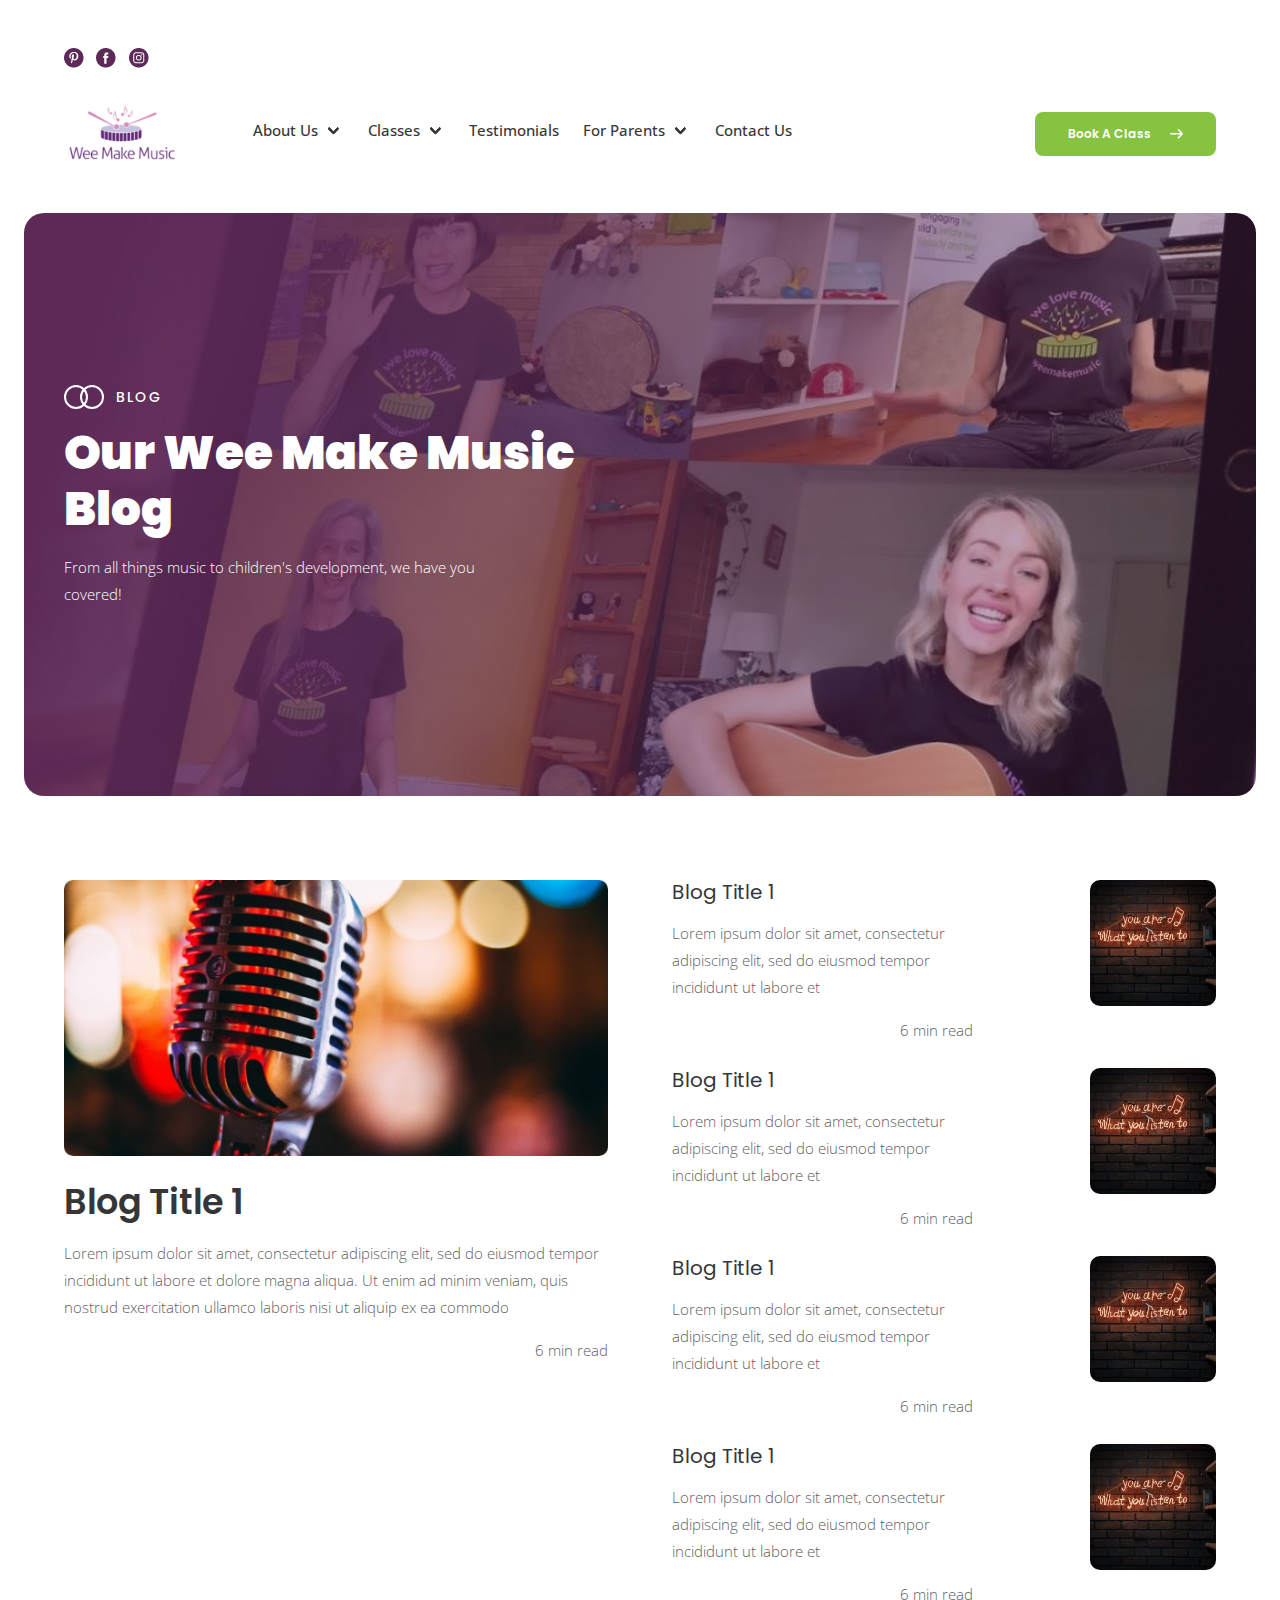
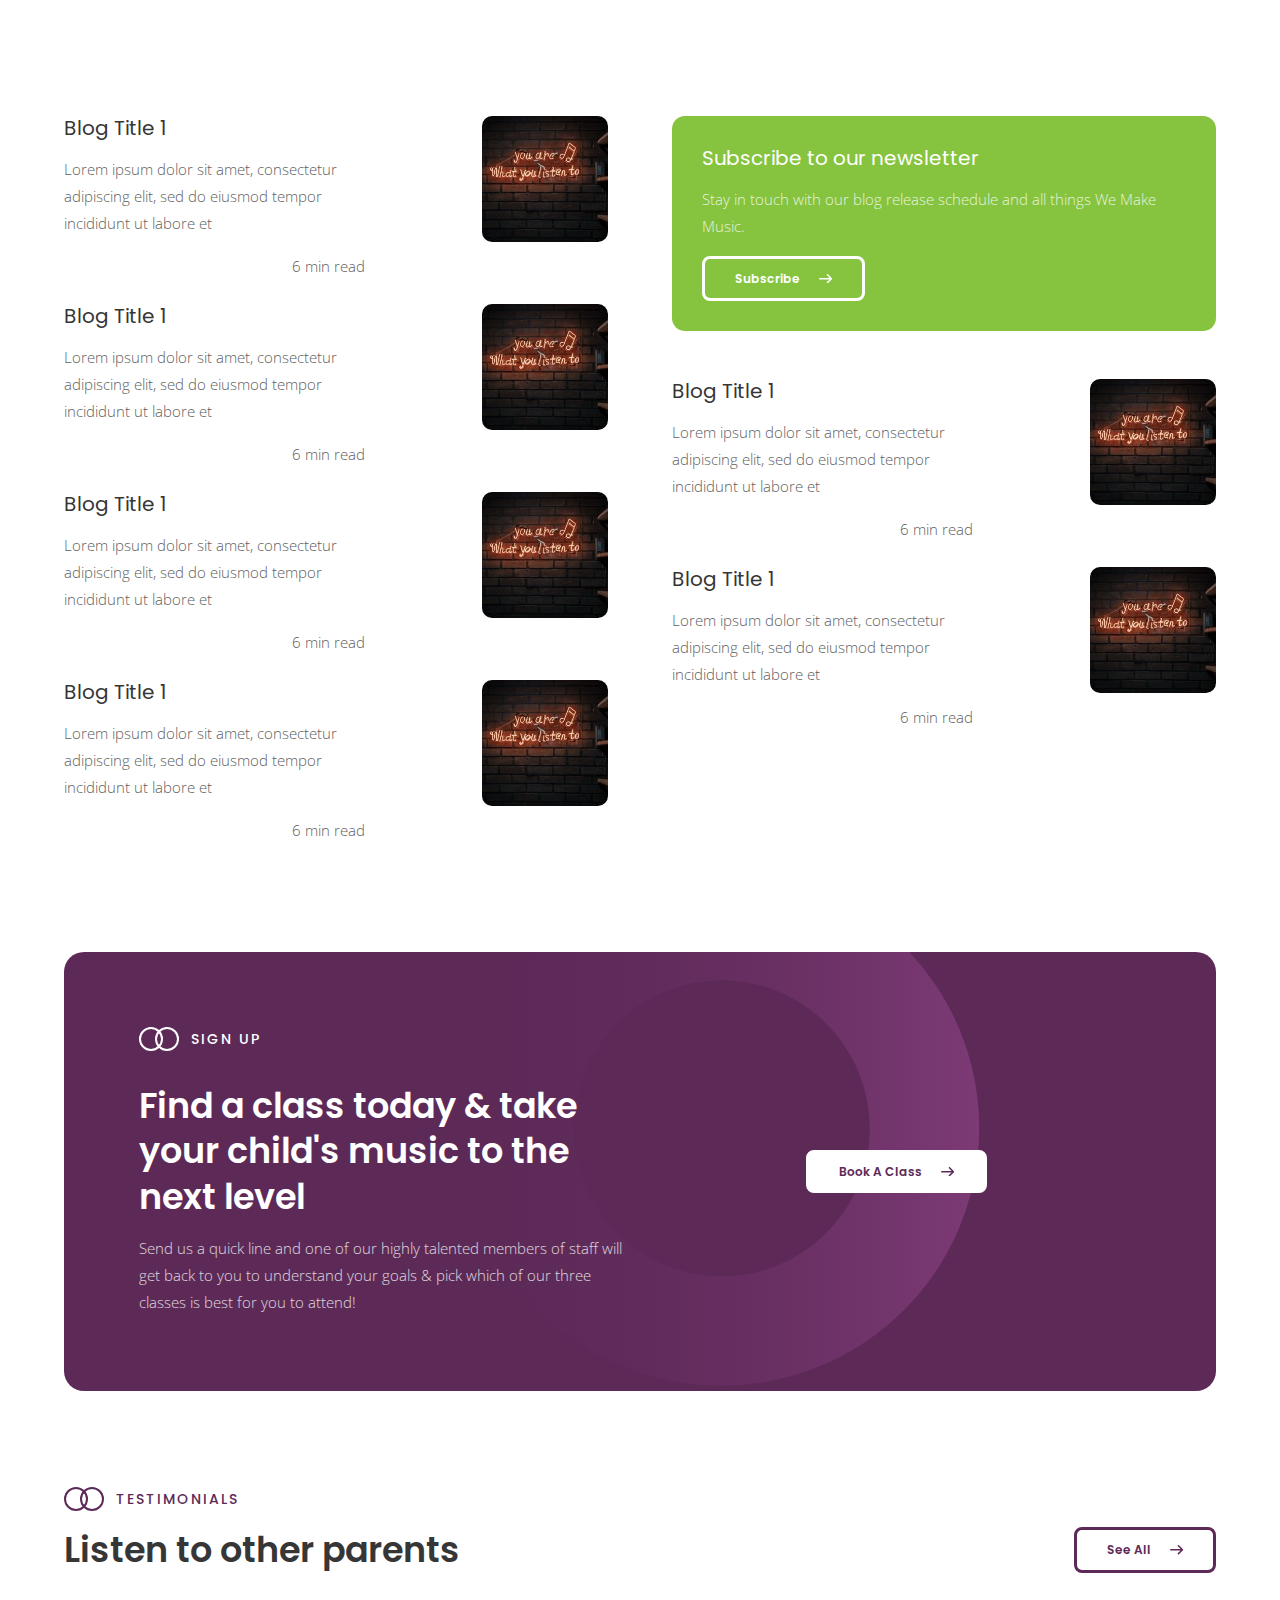
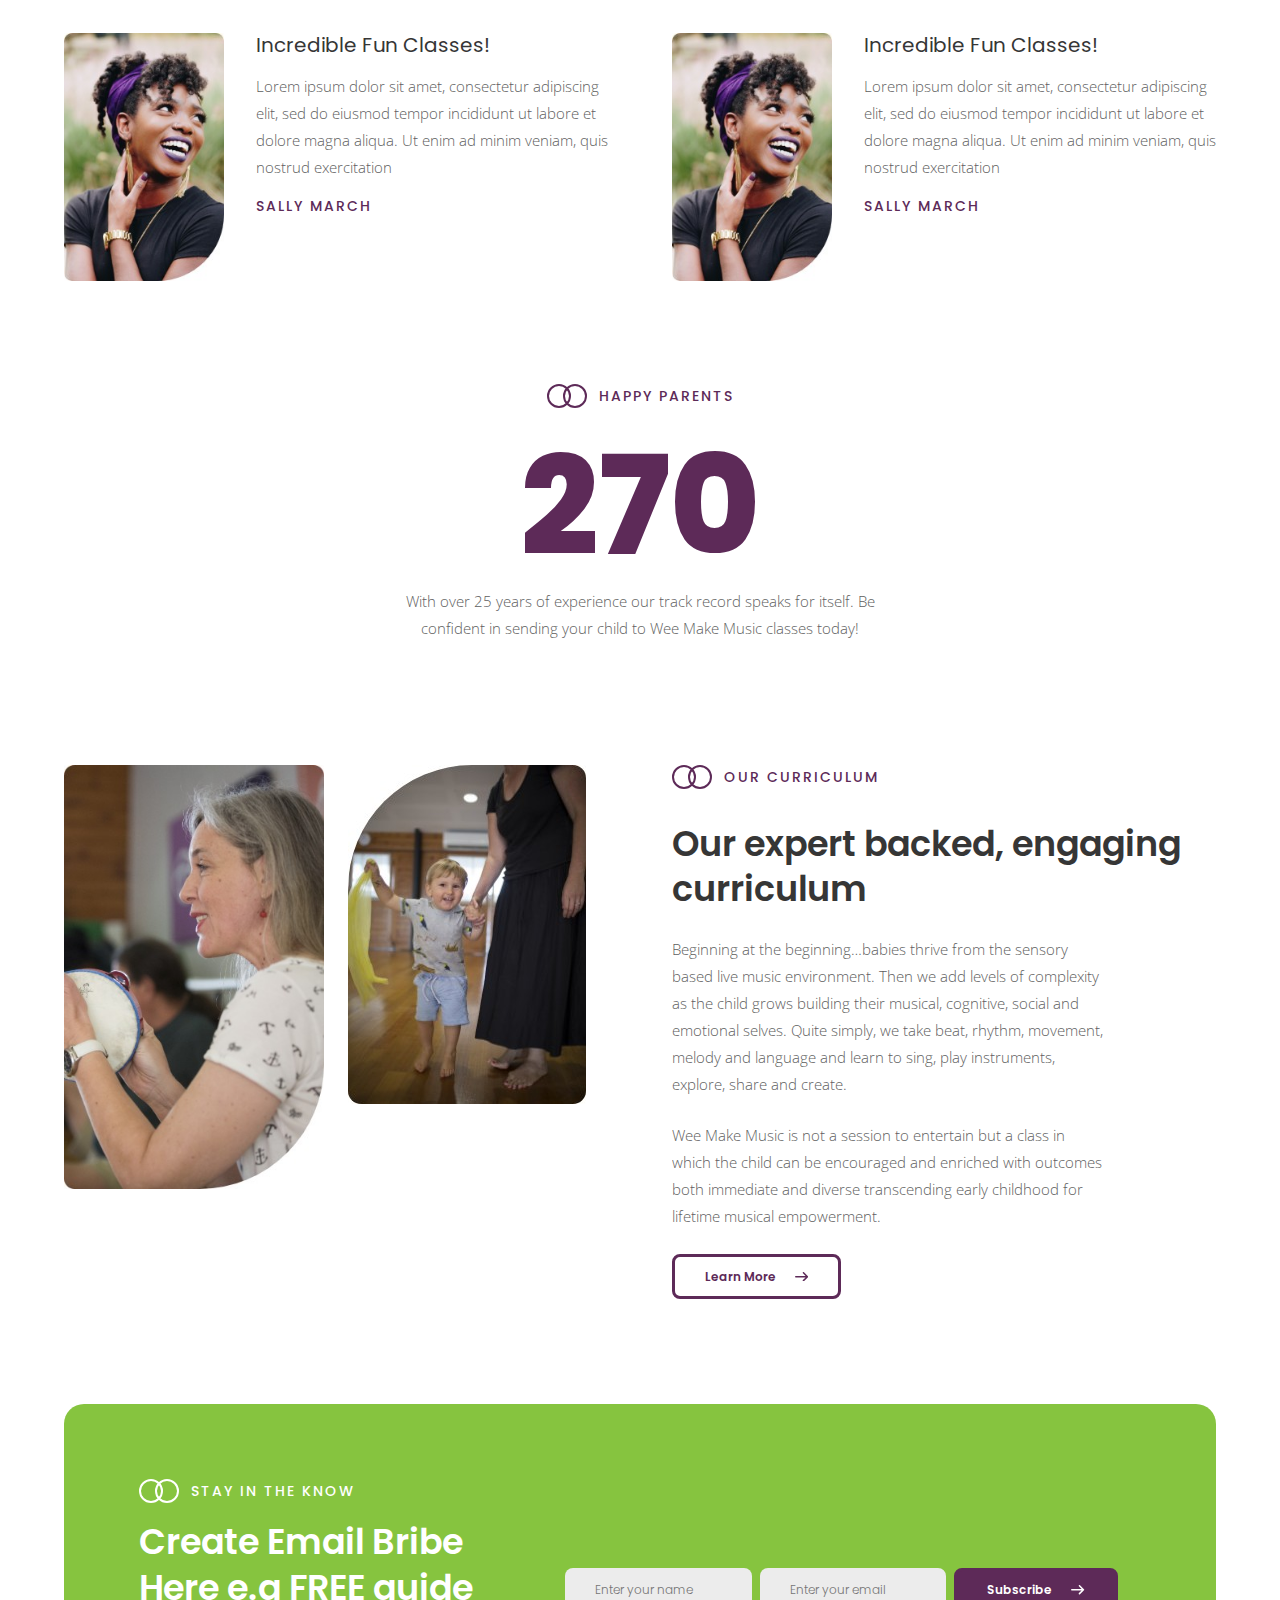
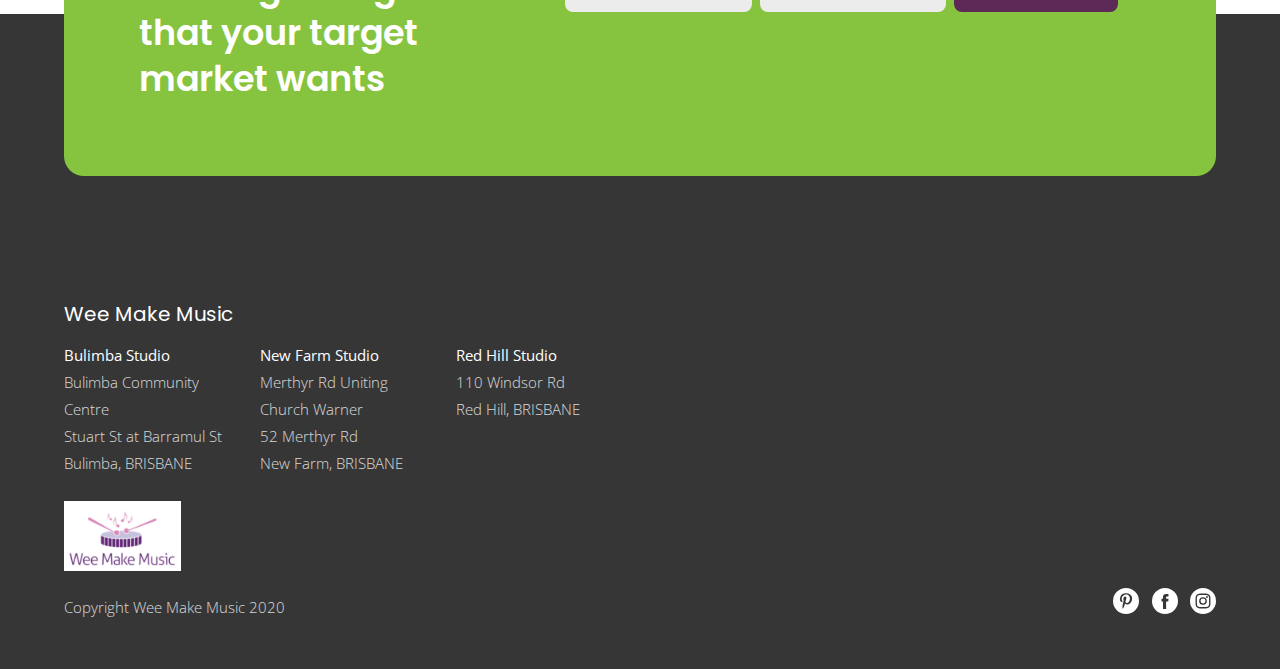
<file: blog.html>
<!DOCTYPE html>
<html lang="en">
<head>
  <meta charset="UTF-8">
  <meta name="viewport" content="width=device-width, initial-scale=1.0">
  <meta http-equiv="X-UA-Compatible" content="ie=edge">
  <link rel="stylesheet" type="text/css" href="css/bulma.css">
  <link rel="stylesheet" type="text/css" href="css/main.css">
  <link rel="preconnect" href="https://fonts.gstatic.com">
  <link href="https://fonts.googleapis.com/css2?family=Open+Sans:wght@300;400&family=Poppins:wght@300;500;600;700&display=swap" rel="stylesheet">
  <title>Wee Make Music</title>
</head>
<body>
  <section class="section">
    <div class="container">
      <div class="nav-header pb-3">
        <div class="columns">
          <article class="column">
          <a href="#">
            <img src="assets/pinterest.png" alt="The pinterest logo" class="social-favicon mr-2">
          </a>
          <a href="#">
            <img src="assets/facebook.png" alt="The facebook logo" class="social-favicon mr-2">
          </a>
          <a href="#">
            <img src="assets/instagram.png" alt="The instagram logo" class="social-favicon">
          </a>
        </article>
        </div>
      </div>

      <nav class="navbar is-transparent" role="navigation" aria-label="main navigation">
      <div class="navbar-brand is-flex-center">
        <a class="navbar-item" href="index.html">
          <img src="assets/wee-make-music-logo.png" class="logo">
        </a>

        <a role="button" class="navbar-burger burger" aria-label="menu" aria-expanded="false" data-target="navbarBasicExample">
          <span aria-hidden="true"></span>
          <span aria-hidden="true"></span>
          <span aria-hidden="true"></span>
        </a>
      </div>

      <div id="navbarBasicExample" class="navbar-menu is-small-section-padding-mobile">
        <div class="navbar-start pl-6 padding-remove-mobile">
          <div class="navbar-item has-dropdown is-hoverable">
            <a href="#" class="navbar-link nav-link" onclick="showHideDropdown()">
              About Us
            </a>

            <div class="navbar-dropdown" id="navbarDropdown">
              <a href="about.html" class="navbar-item nav-link-sub">
                About Us
              </a>
              <a href="our-curriculum.html" class="navbar-item nav-link-sub">
                Our Curriculum
              </a>
              <a href="our-fees.html" class="navbar-item nav-link-sub">
                Our Fees
              </a>
              <a href="timetables.html" class="navbar-item nav-link-sub">
                Timetables
              </a>
            </div>
          </div>


          <div class="navbar-item has-dropdown is-hoverable">
            <a href="#" class="navbar-link nav-link" onclick="showHideDropdown()">
              Classes
            </a>

            <div class="navbar-dropdown" id="navbarDropdown">
              <a href="service-page.html" class="navbar-item nav-link-sub">
                3-14 Months
              </a>
              <a class="navbar-item nav-link-sub">
                Class 2
              </a>
              <a class="navbar-item nav-link-sub">
                Class 3
              </a>
              <a class="navbar-item nav-link-sub">
                Class 4
              </a>
            </div>
          </div>


          <a href="testimonials.html" class="navbar-item nav-link">
            Testimonials
          </a>

          <div class="navbar-item has-dropdown is-hoverable">
            <a class="navbar-link nav-link" onclick="showHideDropdown()">
              For Parents
            </a>

            <div class="navbar-dropdown" id="navbarDropdown">
              <a href="concert.html" class="navbar-item nav-link-sub">
                Concert
              </a>
              <a href="blog.html" class="navbar-item nav-link-sub">
                Blog
              </a>
              <a href="faq.html" class="navbar-item nav-link-sub">
                FAQs
              </a>
            </div>
          </div>


          <a href="contact.html" class="navbar-item nav-link">
            Contact Us
          </a>
        </div>

        <div class="navbar-end is-flex is-flex-center">
          <div class="navbar-item">
            <div class="buttons">
              <a href="quote.html" class="btn-primary btn-green box-shadow btn-arrow-green">Book A Class <svg xmlns="http://www.w3.org/2000/svg" width="13.202" height="9.418" viewBox="0 0 13.202 9.418" class="ml-4 mt-1px"><path d="M24.856,136.172h0l-3.969-3.95a.76.76,0,0,0-1.072,1.077l2.665,2.652-9.843,0a.76.76,0,0,0,0,1.519l9.843,0-2.665,2.652a.76.76,0,0,0,1.072,1.077l3.969-3.95h0A.76.76,0,0,0,24.856,136.172Z" transform="translate(-11.876 -132)" fill="#fff"/></svg></a>
            </div>
          </div>
        </div>
      </div>
      </nav>
    </div>
  </section>

  <main class="is-relative">
    <section class="section pt-1 padding-remove-mobile padding-remove-tablet">
      <div class="container index-hero-bg blog-bg pr-reset-mobile pl-reset-mobile pl-remove-tablet pr-remove-tablet">
      <div class="container">
        <div class="columns pt-10 pb-10 pt-reset-mobile pb-reset-mobile pt-reset-tablet pb-reset-tablet">
          <article class="column pr-6 pr-reset-mobile pl-2rem-tablet pr-reset-tablet ">
            <div class="is-flex is-flex-center">
              <img src="assets/circle-cross.svg" alt="Two crosses intersected" class="circle-cross-img">
            <h1 class="small-pop-header ml-3 text-white">Blog</h1>
          </div>
          <h2 class="page-header text-white mt-4">Our Wee Make Music Blog</h2>
          <p class="text-white mt-4 mb-4 opacity-full width-80 width-100-mobile">From all things music to children's development, we have you covered!</p>
        </article>
        <article class="column is-flex is-flex-end-center">
        </article>
      </div>
    </div>
    </div>
  </section>

  <section class="section">
    <div class="container is-small-container">
      <div class="columns is-variable is-8">
        <article class="column">
          <div class="blog-article-large">
            <a href="">
            <img src="assets/microphone.jpg" alt="A microphone" class="mb-4">
            <h3 class="section-header">Blog Title 1</h3>
            <p class="my-4">Lorem ipsum dolor sit amet, consectetur adipiscing elit, sed do eiusmod tempor incididunt ut labore et dolore magna aliqua. Ut enim ad minim veniam, quis nostrud exercitation ullamco laboris nisi ut aliquip ex ea commodo</p>
            <div class="is-flex is-flex-end">
              <span><p>6 min read</p></span>
            </div>
            </a>
          </div>
        </article>
        <article class="column">
          <div class="blog-article mb-3">
            <a href="">
            <div class="columns is-variable is-8-desktop is-1-mobile is-2-tablet is-mobile">
              <article class="column">
                <h3 class="sub-section-header">Blog Title 1</h3>
                <p class="my-4">Lorem ipsum dolor sit amet, consectetur adipiscing elit, sed do eiusmod tempor incididunt ut labore et </p>
                <div class="is-flex is-flex-end">
                  <span><p>6 min read</p></span>
                </div>
              </article>
              <article class="column is-two-fifths-desktop is-35-mobile is-one-third-tablet text-right">
                <img src="assets/club.jpg" alt="A club">
              </article>
            </div>
            </a>
          </div>
          <div class="blog-article mb-3">
            <a href="">
              <div class="columns is-variable is-8-desktop is-1-mobile is-2-tablet is-mobile">
              <article class="column">
                <h3 class="sub-section-header">Blog Title 1</h3>
                <p class="my-4">Lorem ipsum dolor sit amet, consectetur adipiscing elit, sed do eiusmod tempor incididunt ut labore et </p>
                <div class="is-flex is-flex-end">
                  <span><p>6 min read</p></span>
                </div>
              </article>
              <article class="column is-two-fifths-desktop is-35-mobile is-one-third-tablet text-right">
                <img src="assets/club.jpg" alt="A club">
              </article>
            </div>
            </a>
          </div>
          <div class="blog-article mb-3">
            <a href="">
              <div class="columns is-variable is-8-desktop is-1-mobile is-2-tablet is-mobile">
              <article class="column">
                <h3 class="sub-section-header">Blog Title 1</h3>
                <p class="my-4">Lorem ipsum dolor sit amet, consectetur adipiscing elit, sed do eiusmod tempor incididunt ut labore et </p>
                <div class="is-flex is-flex-end">
                  <span><p>6 min read</p></span>
                </div>
              </article>
              <article class="column is-two-fifths-desktop is-35-mobile is-one-third-tablet text-right">
                <img src="assets/club.jpg" alt="A club">
              </article>
            </div>
            </a>
          </div>
          <div class="blog-article mb-3">
            <a href="">
              <div class="columns is-variable is-8-desktop is-1-mobile is-2-tablet is-mobile">
              <article class="column">
                <h3 class="sub-section-header">Blog Title 1</h3>
                <p class="my-4">Lorem ipsum dolor sit amet, consectetur adipiscing elit, sed do eiusmod tempor incididunt ut labore et </p>
                <div class="is-flex is-flex-end">
                  <span><p>6 min read</p></span>
                </div>
              </article>
              <article class="column is-two-fifths-desktop is-35-mobile is-one-third-tablet text-right">
                <img src="assets/club.jpg" alt="A club">
              </article>
            </div>
            </a>
          </div>
        </article>
      </div>
    </div>
  </section>

  <section class="section">
    <div class="container is-small-container">
      <div class="columns is-variable is-8">
        <article class="column">
          <div class="blog-article mb-3">
            <a href="">
              <div class="columns is-variable is-8-desktop is-1-mobile is-2-tablet is-mobile">
              <article class="column">
                <h3 class="sub-section-header">Blog Title 1</h3>
                <p class="my-4">Lorem ipsum dolor sit amet, consectetur adipiscing elit, sed do eiusmod tempor incididunt ut labore et </p>
                <div class="is-flex is-flex-end">
                  <span><p>6 min read</p></span>
                </div>
              </article>
              <article class="column is-two-fifths-desktop is-35-mobile is-one-third-tablet text-right">
                <img src="assets/club.jpg" alt="A club">
              </article>
            </div>
            </a>
          </div>
          <div class="blog-article mb-3">
            <a href="">
              <div class="columns is-variable is-8-desktop is-1-mobile is-2-tablet is-mobile">
              <article class="column">
                <h3 class="sub-section-header">Blog Title 1</h3>
                <p class="my-4">Lorem ipsum dolor sit amet, consectetur adipiscing elit, sed do eiusmod tempor incididunt ut labore et </p>
                <div class="is-flex is-flex-end">
                  <span><p>6 min read</p></span>
                </div>
              </article>
              <article class="column is-two-fifths-desktop is-35-mobile is-one-third-tablet text-right">
                <img src="assets/club.jpg" alt="A club">
              </article>
            </div>
            </a>
          </div>
          <div class="blog-article mb-3">
            <a href="">
              <div class="columns is-variable is-8-desktop is-1-mobile is-2-tablet is-mobile">
              <article class="column">
                <h3 class="sub-section-header">Blog Title 1</h3>
                <p class="my-4">Lorem ipsum dolor sit amet, consectetur adipiscing elit, sed do eiusmod tempor incididunt ut labore et </p>
                <div class="is-flex is-flex-end">
                  <span><p>6 min read</p></span>
                </div>
              </article>
              <article class="column is-two-fifths-desktop is-35-mobile is-one-third-tablet text-right">
                <img src="assets/club.jpg" alt="A club">
              </article>
            </div>
            </a>
          </div>
          <div class="blog-article mb-3">
            <a href="">
              <div class="columns is-variable is-8-desktop is-1-mobile is-2-tablet is-mobile">
              <article class="column">
                <h3 class="sub-section-header">Blog Title 1</h3>
                <p class="my-4">Lorem ipsum dolor sit amet, consectetur adipiscing elit, sed do eiusmod tempor incididunt ut labore et </p>
                <div class="is-flex is-flex-end">
                  <span><p>6 min read</p></span>
                </div>
              </article>
              <article class="column is-two-fifths-desktop is-35-mobile is-one-third-tablet text-right">
                <img src="assets/club.jpg" alt="A club">
              </article>
            </div>
            </a>
          </div>
        </article>
        <article class="column">
          <div class="subscribe-box green-bg is-padding-30px br-13 mb-6">
            <h4 class="sub-section-header text-white">Subscribe to our newsletter</h4>
            <p class="text-white my-4">Stay in touch with our blog release schedule and all things We Make Music.</p>
            <a href="quote.html" class="btn-secondary btn-white-secondary box-shadow btn-arrow-green is-inline-block">Subscribe <svg xmlns="http://www.w3.org/2000/svg" width="13.202" height="9.418" viewBox="0 0 13.202 9.418" class="ml-4 mt-1px"><path d="M24.856,136.172h0l-3.969-3.95a.76.76,0,0,0-1.072,1.077l2.665,2.652-9.843,0a.76.76,0,0,0,0,1.519l9.843,0-2.665,2.652a.76.76,0,0,0,1.072,1.077l3.969-3.95h0A.76.76,0,0,0,24.856,136.172Z" transform="translate(-11.876 -132)" fill="#fff"/></svg></a>
          </div>
          <div class="blog-article mb-3">
            <a href="">
              <div class="columns is-variable is-8-desktop is-1-mobile is-2-tablet is-mobile">
              <article class="column">
                <h3 class="sub-section-header">Blog Title 1</h3>
                <p class="my-4">Lorem ipsum dolor sit amet, consectetur adipiscing elit, sed do eiusmod tempor incididunt ut labore et </p>
                <div class="is-flex is-flex-end">
                  <span><p>6 min read</p></span>
                </div>
              </article>
              <article class="column is-two-fifths-desktop is-35-mobile is-one-third-tablet text-right">
                <img src="assets/club.jpg" alt="A club">
              </article>
            </div>
            </a>
          </div>
          <div class="blog-article mb-3">
            <a href="">
              <div class="columns is-variable is-8-desktop is-1-mobile is-2-tablet is-mobile">
              <article class="column">
                <h3 class="sub-section-header">Blog Title 1</h3>
                <p class="my-4">Lorem ipsum dolor sit amet, consectetur adipiscing elit, sed do eiusmod tempor incididunt ut labore et </p>
                <div class="is-flex is-flex-end">
                  <span><p>6 min read</p></span>
                </div>
              </article>
              <article class="column is-two-fifths-desktop is-35-mobile is-one-third-tablet text-right">
                <img src="assets/club.jpg" alt="A club">
              </article>
            </div>
            </a>
          </div>
        </article>
      </div>
    </div>
  </section>













  <section class="section">
    <div class="container purple-with-cutout-bg is-small-container">
      <div class="padding-uniform is-padding-75px padding-reset-mobile">
        <div class="columns">
          <article class="column">
            <div class="is-flex is-flex-center pb-4">
              <img src="assets/circle-cross.svg" alt="Two crosses intersected" class="circle-cross-img">
              <h3 class="small-pop-header ml-3 text-white">SIGN UP</h3>
            </div>
            <h4 class="section-header text-white my-4">Find a class today & take your child's music to the next level</h4>
            <p class="text-white">Send us a quick line and one of our highly talented members of staff will get back to you to understand your goals & pick which of our three classes is best for you to attend!</p>
          </article>
          <article class="column is-flex is-flex-justify-center">
            <div class="width-100-mobile">
              <a href="#" class="btn-primary btn-white-p box-shadow btn-arrow-purple-secondary is-inline-block btn-mobile-full-width">Book A Class <svg xmlns="http://www.w3.org/2000/svg" width="13.202" height="9.418" viewBox="0 0 13.202 9.418" class="ml-4 mt-1px"><path d="M24.856,136.172h0l-3.969-3.95a.76.76,0,0,0-1.072,1.077l2.665,2.652-9.843,0a.76.76,0,0,0,0,1.519l9.843,0-2.665,2.652a.76.76,0,0,0,1.072,1.077l3.969-3.95h0A.76.76,0,0,0,24.856,136.172Z" transform="translate(-11.876 -132)" fill="#5d2a58"/></svg></a>
            </div>
          </article>
        </div>
      </div>
    </div>
  </section>

  <section class="section">
    <div class="container is-small-container">
      <div class="columns mb-6">
        <article class="column is-four-fifths-desktop is-half-tablet">
          <div class="is-flex is-flex-center pb-4">
            <img src="assets/cross-circle-purple.svg" alt="Two crosses intersected" class="circle-cross-img">
            <h3 class="small-pop-header ml-3 text-purple">TESTIMONIALS</h3>
          </div>
          <h4 class="section-header">Listen to other parents</h4>
        </article>
        <article class="column is-flex is-flex-end-bottom">
          <div class="width-100-mobile">
            <a href="testimonials.html" class="btn-secondary btn-purple-secondary box-shadow btn-arrow-purple-secondary is-inline-block btn-mobile-full-width">See All <svg xmlns="http://www.w3.org/2000/svg" width="13.202" height="9.418" viewBox="0 0 13.202 9.418" class="ml-4 mt-1px"><path d="M24.856,136.172h0l-3.969-3.95a.76.76,0,0,0-1.072,1.077l2.665,2.652-9.843,0a.76.76,0,0,0,0,1.519l9.843,0-2.665,2.652a.76.76,0,0,0,1.072,1.077l3.969-3.95h0A.76.76,0,0,0,24.856,136.172Z" transform="translate(-11.876 -132)" fill="#5d2a58"/></svg></a>
          </div>
        </article>
      </div>
    </div>
    <div class="container is-small-container">
      <div class="columns is-variable is-8">
        <article class="column">
          <div class="columns is-variable is-4-desktop is-2-mobile is-mobile">
            <article class="column is-one-third">
              <img src="assets/test-1.jpg" alt="A woman smiling">
            </article>
            <article class="column">
              <h5 class="sub-section-header">Incredible Fun Classes!</h5>
              <p class="my-4">Lorem ipsum dolor sit amet, consectetur adipiscing elit, sed do eiusmod tempor incididunt ut labore et dolore magna aliqua. Ut enim ad minim veniam, quis nostrud exercitation</p>
              <p class="small-pop-header opacity-full text-purple">SALLY MARCH</p>
            </article>
          </div>
        </article>
        <article class="column">
          <div class="columns is-variable is-4-desktop is-2-mobile is-mobile">
            <article class="column is-one-third">
              <img src="assets/test-1.jpg" alt="A woman smiling">
            </article>
            <article class="column">
              <h5 class="sub-section-header">Incredible Fun Classes!</h5>
              <p class="my-4">Lorem ipsum dolor sit amet, consectetur adipiscing elit, sed do eiusmod tempor incididunt ut labore et dolore magna aliqua. Ut enim ad minim veniam, quis nostrud exercitation</p>
              <p class="small-pop-header opacity-full text-purple">SALLY MARCH</p>
            </article>
          </div>
        </article>
      </div>
    </div>
  </section>

  <section class="section">
    <div class="container is-500-container">
      <div>
        <div class="is-flex is-flex-justify-center pb-4">
          <img src="assets/cross-circle-purple.svg" alt="Two crosses intersected" class="circle-cross-img">
          <h3 class="small-pop-header ml-3 text-purple">HAPPY PARENTS</h3>
        </div>
        <p class="opacity-full happy-parents-number text-center">270</p>
        <p class="text-center">With over 25 years of experience our track record speaks for itself. Be confident in sending your child to Wee Make Music classes today!</p>
      </div>
    </div>
  </section>

  <section class="section is-padding-large">
    <div class="container is-small-container pb-15 pb-25rem-mobile">
      <div class="columns is-variable is-8">
        <article class="column">
          <div class="columns is-variable is-3-desktop is-2-mobile is-mobile">
            <article class="column">
              <img src="assets/00040.jpg" alt="A woman playing the tambourine">
            </article>
            <article class="column ">
              <img src="assets/00142.jpg" alt="A woman holding a childs hand">
            </article>
          </div>
        </article>
        <article class="column">
          <div class="is-flex is-flex-center pb-4">
            <img src="assets/cross-circle-purple.svg" alt="Two crosses intersected" class="circle-cross-img">
            <h3 class="small-pop-header ml-3 text-purple">OUR CURRICULUM</h3>
          </div>
          <h4 class="section-header mt-4 mb-5">Our expert backed, engaging curriculum</h4>
          <p class="width-80 width-100-mobile width-100-tablet">Beginning at the beginning…babies thrive from the sensory based live music environment. Then we add levels of complexity as the child grows building their musical, cognitive, social and emotional selves. Quite simply, we take beat, rhythm, movement, melody and language and learn to sing, play instruments, explore, share and create.</p>
          <p class="width-80 my-5 width-100-mobile width-100-tablet">Wee Make Music is not a session to entertain but a class in which the child can be encouraged and enriched with outcomes both immediate and diverse transcending early childhood for lifetime musical empowerment.</p>
          <a href="our-curriculum.html" class="btn-secondary btn-purple-secondary box-shadow btn-arrow-purple-secondary is-inline-block btn-mobile-full-width">Learn More <svg xmlns="http://www.w3.org/2000/svg" width="13.202" height="9.418" viewBox="0 0 13.202 9.418" class="ml-4 mt-1px"><path d="M24.856,136.172h0l-3.969-3.95a.76.76,0,0,0-1.072,1.077l2.665,2.652-9.843,0a.76.76,0,0,0,0,1.519l9.843,0-2.665,2.652a.76.76,0,0,0,1.072,1.077l3.969-3.95h0A.76.76,0,0,0,24.856,136.172Z" transform="translate(-11.876 -132)" fill="#5d2a58"/></svg></a>
        </article>
      </div>
    </div>
  </section>

  <section class="overlap-container section-padding-reset-mobile section-padding-reset-tablet">
    <div class="container br-20 green-bg">
      <div class="is-padding-75px padding-reset-mobile">
        <div class="columns is-variable is-8 is-flex-column-tablet">
          <article class="column">
            <div class="is-flex is-flex-center pb-4">
              <img src="assets/circle-cross.svg" alt="Two crosses intersected" class="circle-cross-img">
              <h3 class="small-pop-header ml-3 text-white">STAY IN THE KNOW</h3>
            </div>
            <h4 class="section-header text-white">Create Email Bribe Here e.g FREE guide that your target market wants</h4>
          </article>
          <article class="column is-three-fifths-desktop is-full-tablet is-flex is-flex-justify-center">
            <form action="" class="std-form">
              <div class="columns is-variable is-1">
                <article class="column">
                  <input type="text" placeholder="Enter your name">
                </article>
                <article class="column">
                  <input type="text" placeholder="Enter your email">
                </article>
                <article class="column">
                  <a href="#" class="btn-primary btn-purple box-shadow btn-arrow-purple is-inline-block">Subscribe <svg xmlns="http://www.w3.org/2000/svg" width="13.202" height="9.418" viewBox="0 0 13.202 9.418" class="ml-4 mt-1px"><path d="M24.856,136.172h0l-3.969-3.95a.76.76,0,0,0-1.072,1.077l2.665,2.652-9.843,0a.76.76,0,0,0,0,1.519l9.843,0-2.665,2.652a.76.76,0,0,0,1.072,1.077l3.969-3.95h0A.76.76,0,0,0,24.856,136.172Z" transform="translate(-11.876 -132)" fill="#fff"/></svg></a>
                </article>
              </div>
            <form>
          </article>
        </div>
      </div>
    </div>
  </section>
</main>

<footer class="section">
  <div class="container">
    <div class="columns pt-15">
      <article class="column">
        <h4 class="sub-section-header text-white mb-4">Wee Make Music</h4>
        <div class="columns">
          <article class="column">
            <p class="opacity-full text-white"><b>Bulimba Studio</b></p>
            <p class="text-white">Bulimba Community Centre</p>
            <p class="text-white">Stuart St at Barramul St</p>
            <p class="text-white">Bulimba, BRISBANE</p>
          </article>
          <article class="column">
            <p class="opacity-full text-white"><b>New Farm Studio</b></p>
            <p class="text-white">Merthyr Rd Uniting Church Warner</p>
            <p class="text-white">52 Merthyr Rd</p>
            <p class="text-white">New Farm, BRISBANE</p>
          </article>
          <article class="column">
            <p class="opacity-full text-white"><b>Red Hill Studio</b></p>
            <p class="text-white">110 Windsor Rd</p>
            <p class="text-white">Red Hill, BRISBANE</p>
          </article>
        </div>
        <img src="assets/wee-make-music-logo.png" class="logo mb-4">
        <p class="text-white">Copyright Wee Make Music 2020</p>
      </article>
      <article class="column is-flex is-flex-end-bottom">
        <div class="columns">
          <article class="column">
          <a href="#">
            <img src="assets/pinterest-white.svg" alt="The pinterest logo" class="social-favicon mr-2">
          </a>
          <a href="#">
            <img src="assets/facebook-white.svg" alt="The facebook logo" class="social-favicon mr-2">
          </a>
          <a href="#">
            <img src="assets/instagram-white.svg" alt="The instagram logo" class="social-favicon">
          </a>
        </article>
        </div>
      </article>
    </div>
  </div>
</footer>



<script type="text/javascript" src="js/main.js"></script>
</body>
</html>
</file>
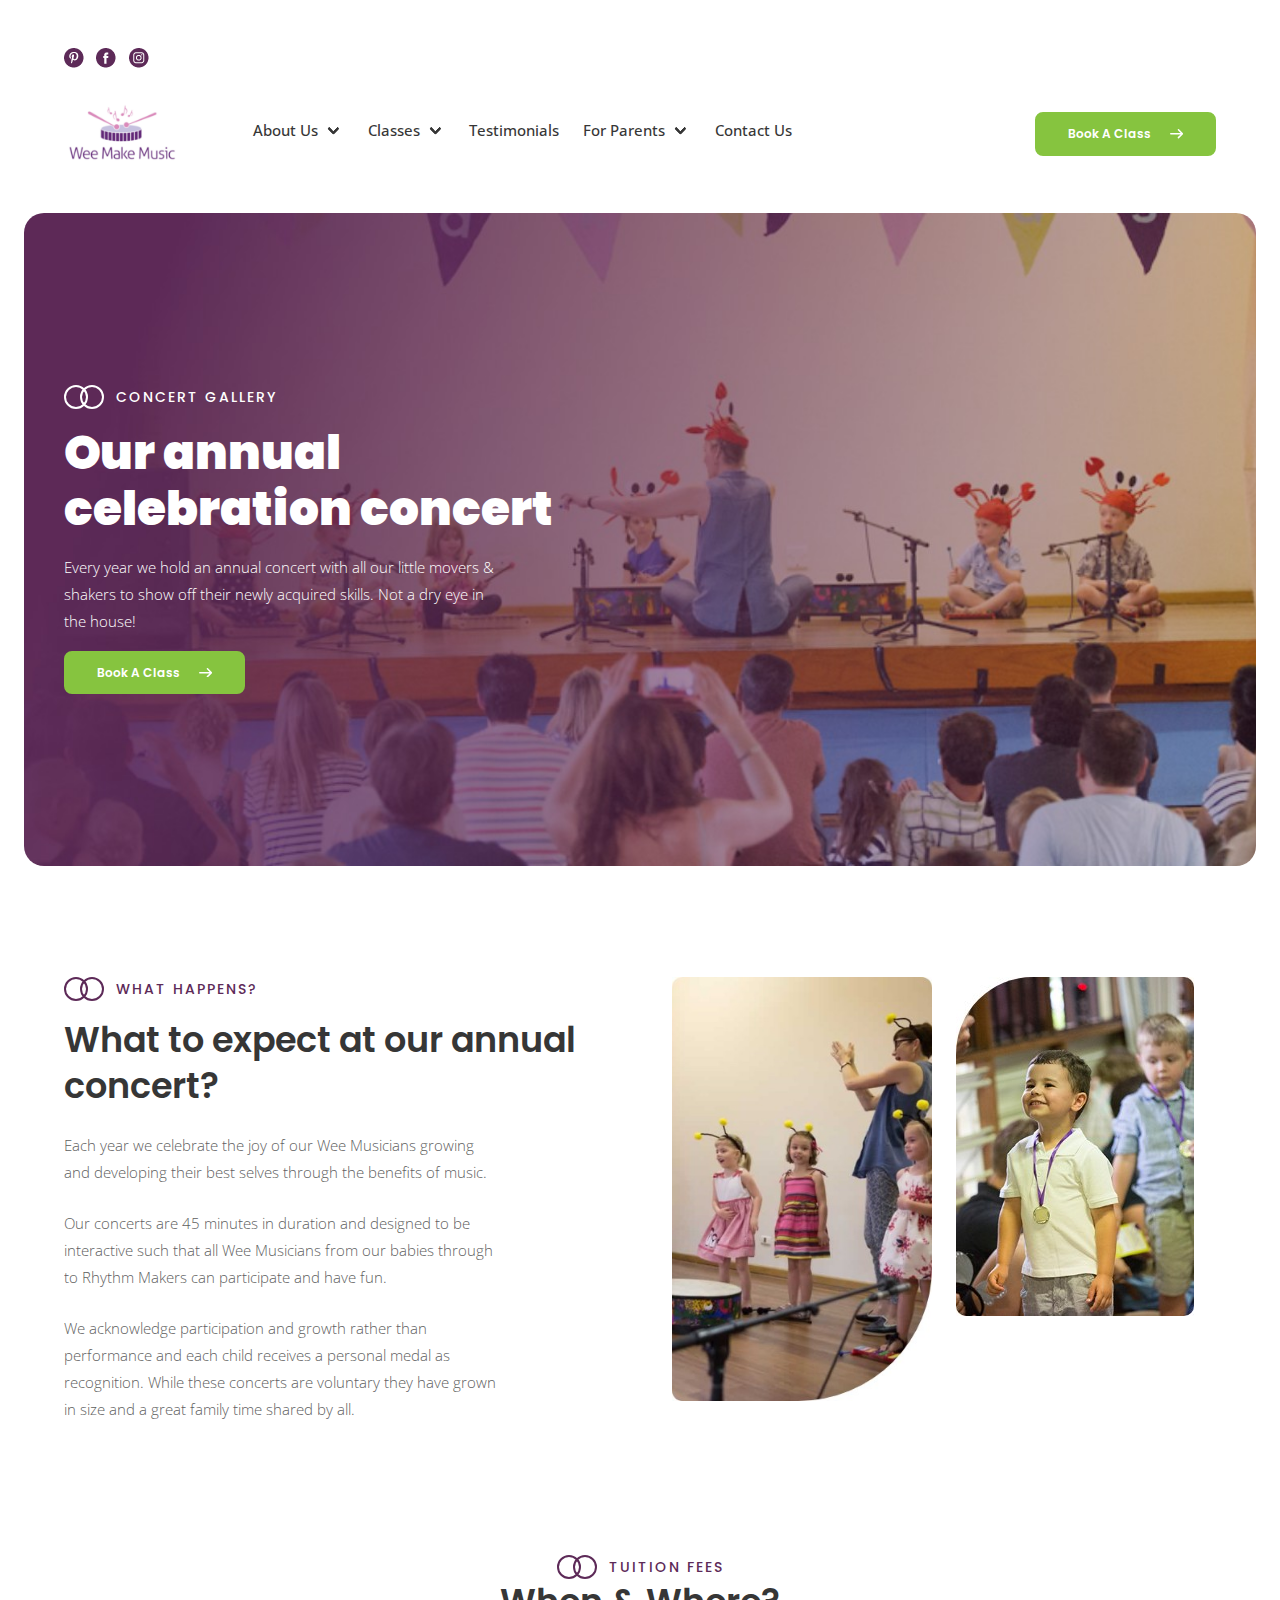
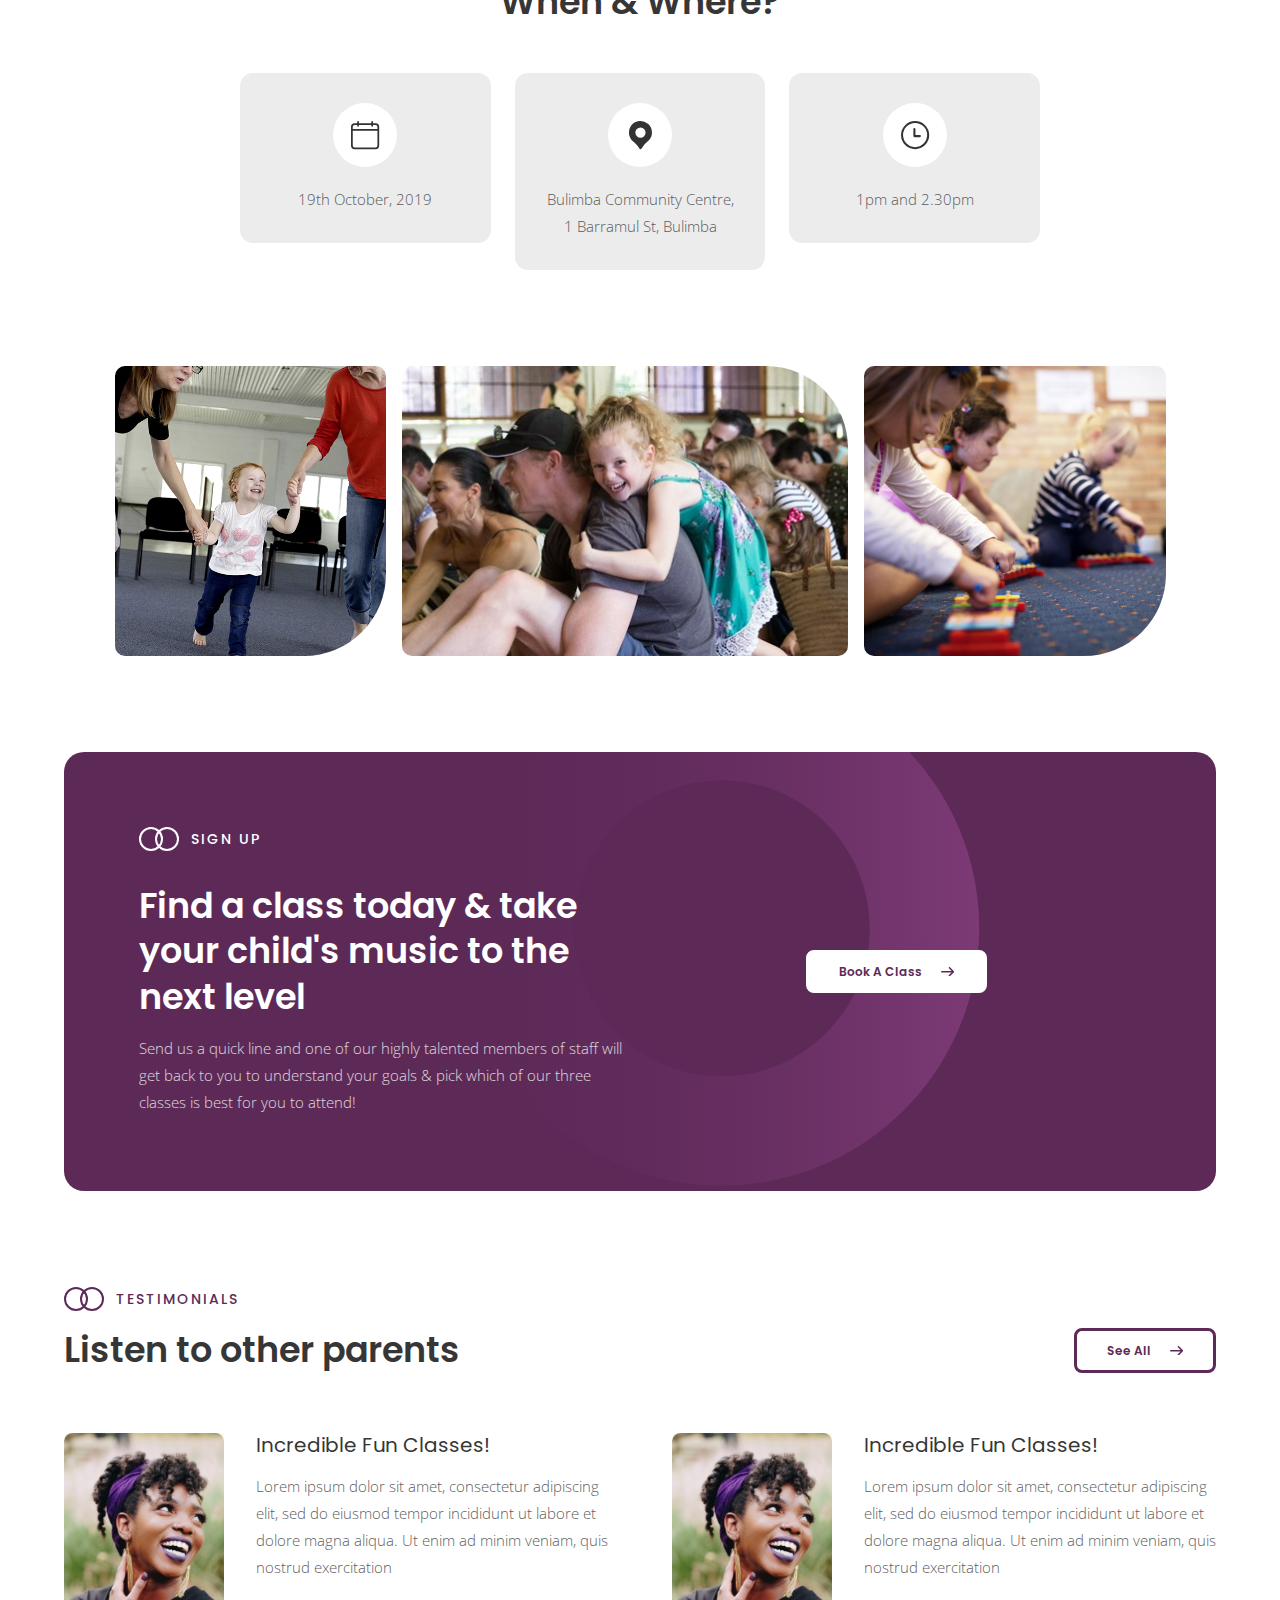
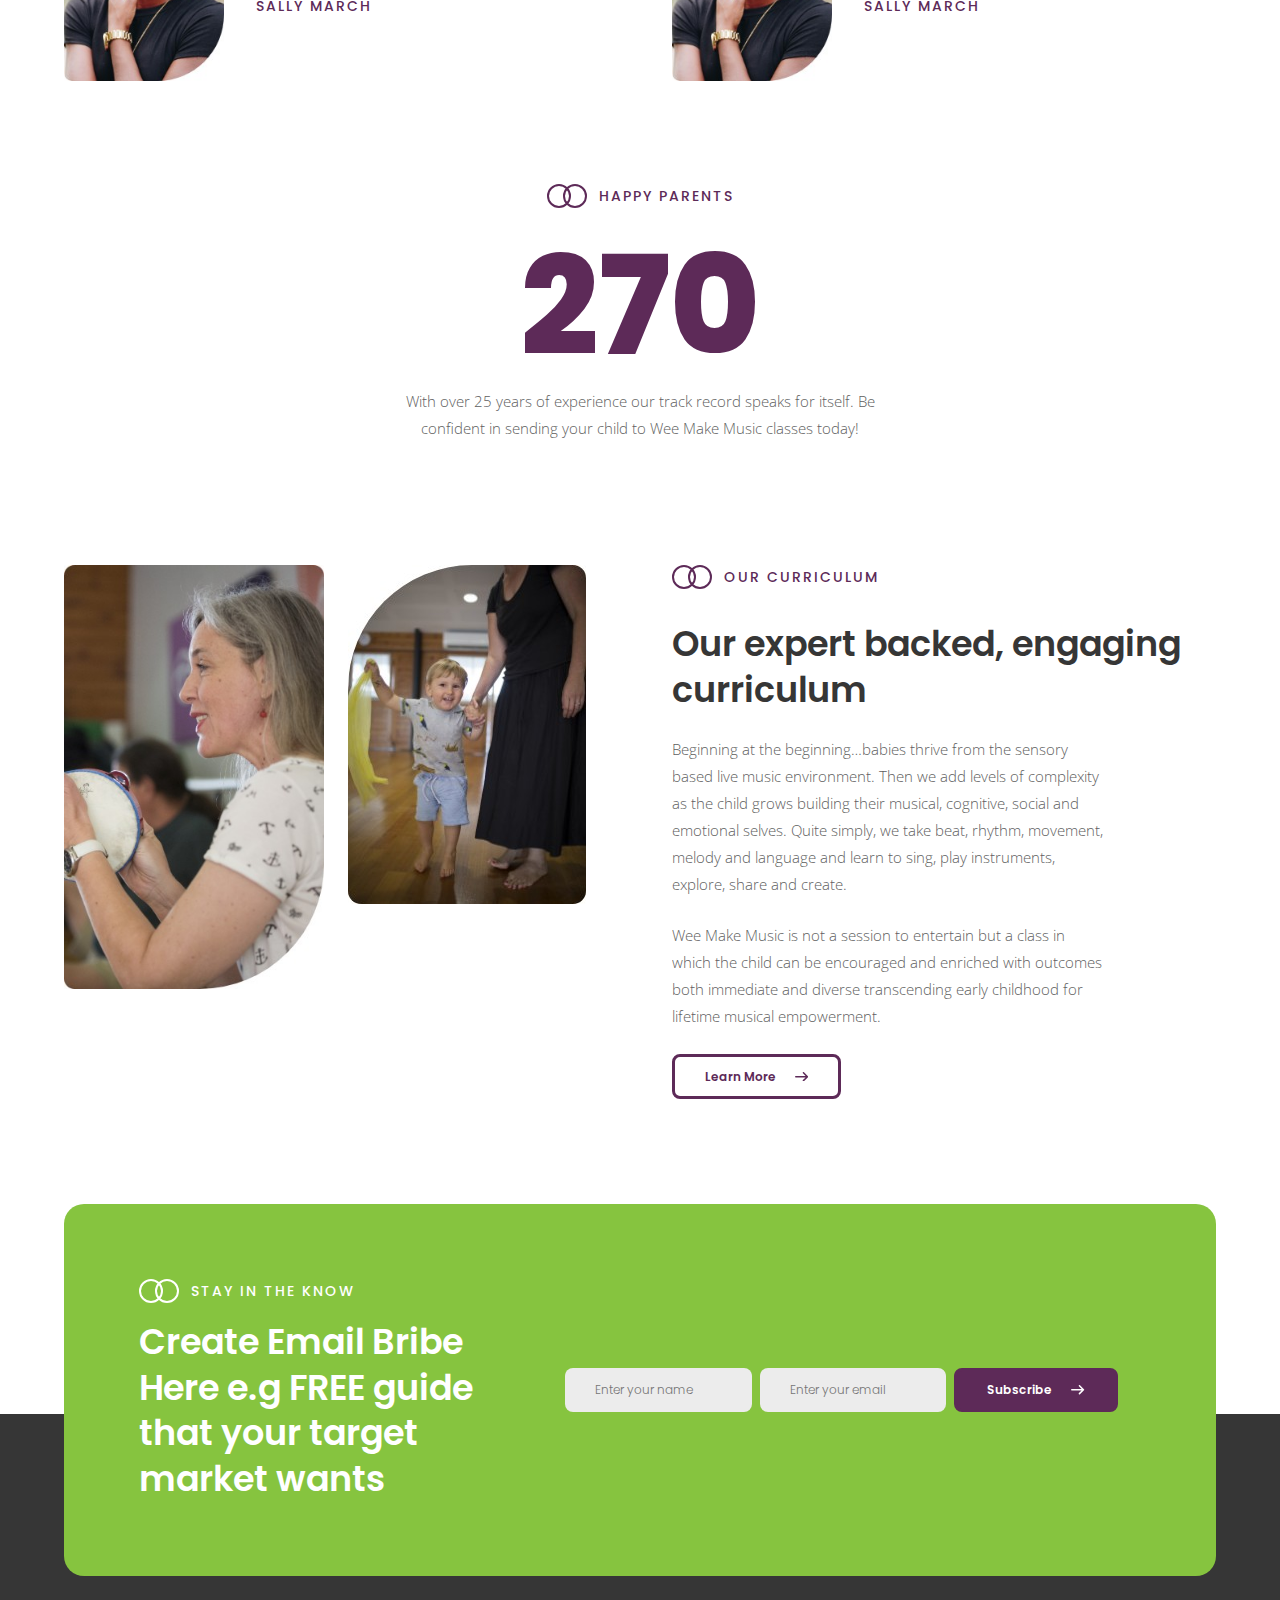
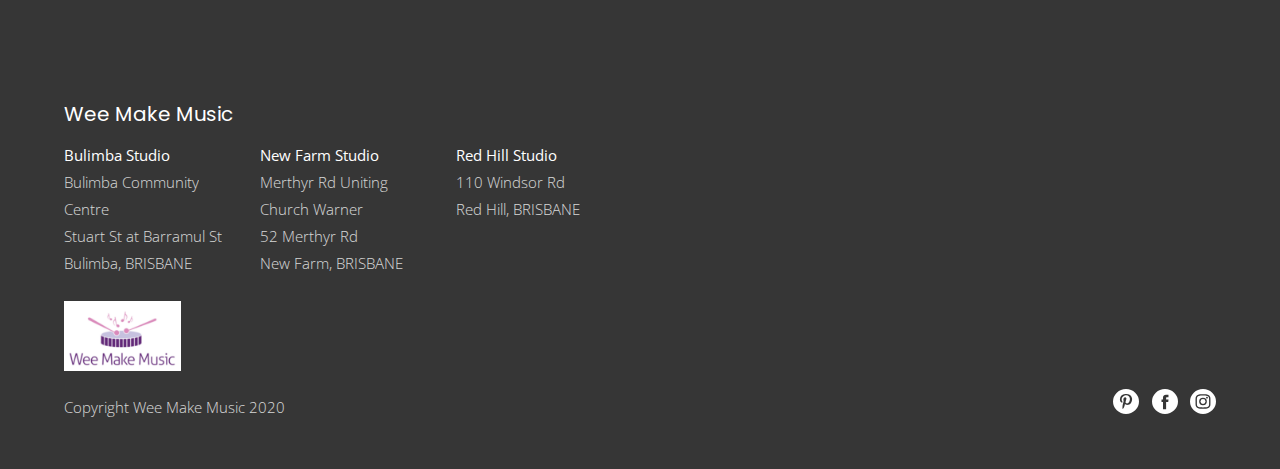
<file: concert.html>
<!DOCTYPE html>
<html lang="en">
<head>
  <meta charset="UTF-8">
  <meta name="viewport" content="width=device-width, initial-scale=1.0">
  <meta http-equiv="X-UA-Compatible" content="ie=edge">
  <link rel="stylesheet" type="text/css" href="css/bulma.css">
  <link rel="stylesheet" type="text/css" href="css/main.css">
  <link rel="preconnect" href="https://fonts.gstatic.com">
  <link href="https://fonts.googleapis.com/css2?family=Open+Sans:wght@300;400&family=Poppins:wght@300;500;600;700&display=swap" rel="stylesheet">
  <title>Wee Make Music</title>
</head>
<body>
  <section class="section">
    <div class="container">
      <div class="nav-header pb-3">
        <div class="columns">
          <article class="column">
          <a href="#">
            <img src="assets/pinterest.png" alt="The pinterest logo" class="social-favicon mr-2">
          </a>
          <a href="#">
            <img src="assets/facebook.png" alt="The facebook logo" class="social-favicon mr-2">
          </a>
          <a href="#">
            <img src="assets/instagram.png" alt="The instagram logo" class="social-favicon">
          </a>
        </article>
        </div>
      </div>

      <nav class="navbar is-transparent" role="navigation" aria-label="main navigation">
      <div class="navbar-brand is-flex-center">
        <a class="navbar-item" href="index.html">
          <img src="assets/wee-make-music-logo.png" class="logo">
        </a>

        <a role="button" class="navbar-burger burger" aria-label="menu" aria-expanded="false" data-target="navbarBasicExample">
          <span aria-hidden="true"></span>
          <span aria-hidden="true"></span>
          <span aria-hidden="true"></span>
        </a>
      </div>

      <div id="navbarBasicExample" class="navbar-menu is-small-section-padding-mobile">
        <div class="navbar-start pl-6 padding-remove-mobile">
          <div class="navbar-item has-dropdown is-hoverable">
            <a href="#" class="navbar-link nav-link" onclick="showHideDropdown()">
              About Us
            </a>

            <div class="navbar-dropdown" id="navbarDropdown">
              <a href="about.html" class="navbar-item nav-link-sub">
                About Us
              </a>
              <a href="our-curriculum.html" class="navbar-item nav-link-sub">
                Our Curriculum
              </a>
              <a href="our-fees.html" class="navbar-item nav-link-sub">
                Our Fees
              </a>
              <a href="timetables.html" class="navbar-item nav-link-sub">
                Timetables
              </a>
            </div>
          </div>


          <div class="navbar-item has-dropdown is-hoverable">
            <a href="#" class="navbar-link nav-link" onclick="showHideDropdown()">
              Classes
            </a>

            <div class="navbar-dropdown" id="navbarDropdown">
              <a href="service-page.html" class="navbar-item nav-link-sub">
                3-14 Months
              </a>
              <a class="navbar-item nav-link-sub">
                Class 2
              </a>
              <a class="navbar-item nav-link-sub">
                Class 3
              </a>
              <a class="navbar-item nav-link-sub">
                Class 4
              </a>
            </div>
          </div>


          <a href="testimonials.html" class="navbar-item nav-link">
            Testimonials
          </a>

          <div class="navbar-item has-dropdown is-hoverable">
            <a class="navbar-link nav-link" onclick="showHideDropdown()">
              For Parents
            </a>

            <div class="navbar-dropdown" id="navbarDropdown">
              <a href="concert.html" class="navbar-item nav-link-sub">
                Concert
              </a>
              <a href="blog.html" class="navbar-item nav-link-sub">
                Blog
              </a>
              <a href="faq.html" class="navbar-item nav-link-sub">
                FAQs
              </a>
            </div>
          </div>


          <a href="contact.html" class="navbar-item nav-link">
            Contact Us
          </a>
        </div>

        <div class="navbar-end is-flex is-flex-center">
          <div class="navbar-item">
            <div class="buttons">
              <a href="quote.html" class="btn-primary btn-green box-shadow btn-arrow-green">Book A Class <svg xmlns="http://www.w3.org/2000/svg" width="13.202" height="9.418" viewBox="0 0 13.202 9.418" class="ml-4 mt-1px"><path d="M24.856,136.172h0l-3.969-3.95a.76.76,0,0,0-1.072,1.077l2.665,2.652-9.843,0a.76.76,0,0,0,0,1.519l9.843,0-2.665,2.652a.76.76,0,0,0,1.072,1.077l3.969-3.95h0A.76.76,0,0,0,24.856,136.172Z" transform="translate(-11.876 -132)" fill="#fff"/></svg></a>
            </div>
          </div>
        </div>
      </div>
      </nav>
    </div>
  </section>

  <main class="is-relative">
    <section class="section pt-1 padding-remove-mobile padding-remove-tablet">
      <div class="container index-hero-bg concert-bg pr-reset-mobile pl-reset-mobile pl-remove-tablet pr-remove-tablet">
      <div class="container">
        <div class="columns pt-10 pb-10 pt-reset-mobile pb-reset-mobile pt-reset-tablet pb-reset-tablet">
          <article class="column pr-6 pr-reset-mobile pl-2rem-tablet pr-reset-tablet ">
            <div class="is-flex is-flex-center">
              <img src="assets/circle-cross.svg" alt="Two crosses intersected" class="circle-cross-img">
            <h1 class="small-pop-header ml-3 text-white">CONCERT GALLERY</h1>
          </div>
          <h2 class="page-header text-white mt-4">Our annual celebration concert</h2>
          <p class="text-white mt-4 mb-4 opacity-full width-80">Every year we hold an annual concert with all our little movers & shakers to show off their newly acquired skills. Not a dry eye in the house!</p>
          <a href="quote.html" class="btn-primary btn-green box-shadow btn-arrow-green is-inline-block">Book A Class <svg xmlns="http://www.w3.org/2000/svg" width="13.202" height="9.418" viewBox="0 0 13.202 9.418" class="ml-4 mt-1px"><path d="M24.856,136.172h0l-3.969-3.95a.76.76,0,0,0-1.072,1.077l2.665,2.652-9.843,0a.76.76,0,0,0,0,1.519l9.843,0-2.665,2.652a.76.76,0,0,0,1.072,1.077l3.969-3.95h0A.76.76,0,0,0,24.856,136.172Z" transform="translate(-11.876 -132)" fill="#fff"/></svg></a>
        </article>
        <article class="column is-flex is-flex-end-center">
        </article>
      </div>
    </div>
    </div>
  </section>

  <section class="section is-padding-large">
    <div class="container is-small-container">
      <div class="columns is-variable is-8">
        <article class="column">
          <div class="is-flex is-flex-center">
            <img src="assets/cross-circle-purple.svg" alt="Two crosses intersected" class="circle-cross-img">
            <h3 class="small-pop-header ml-3 text-purple">WHAT HAPPENS?</h3>
          </div>
          <h4 class="section-header mt-4 mb-5">What to expect at our annual concert?</h4>
          <p class="width-80 mb-5 width-100-mobile width-100-tablet">Each year we celebrate the joy of our Wee Musicians growing and developing their best selves through the benefits of music.</p>
          <p class="width-80 mb-5 width-100-mobile width-100-tablet">Our concerts are 45 minutes in duration and designed to be interactive such that all Wee Musicians from our babies through to Rhythm Makers can participate and have fun.</p>
          <p class="width-80 width-100-mobile width-100-tablet">We acknowledge participation and growth rather than performance and each child receives a  personal medal as recognition. While these concerts are voluntary they have grown in size and a great family time shared by all.</p>
        </article>
        <article class="column">
          <div class="columns is-variable is-3-desktop is-2-mobile is-mobile">
            <article class="column">
              <img src="assets/0065.jpg" alt="A child looking proud">
            </article>
            <article class="column ">
              <img src="assets/0259.jpg" alt="Children playing">
            </article>
          </div>
          <div>
          </div>
        </article>
      </div>
    </div>
  </section>

  <section class="section">
    <div class="container is-800-container">
      <div class="header">
        <div class="is-flex is-flex-justify-center">
          <img src="assets/cross-circle-purple.svg" alt="Two crosses intersected" class="circle-cross-img">
          <h3 class="small-pop-header ml-3 text-purple text-center">TUITION FEES</h3>
        </div>
        <h4 class="section-header text-center mb-6">When & Where?</h4>
      </div>
      <div class="columns">
        <article class="column">
          <div class="grey-bg text-center is-padding-30px br-13">
            <img src="assets/calendar.svg" alt="A calendar" class="mb-3">
            <p>19th October, 2019</p>
          </div>
        </article>
        <article class="column">
          <div class="grey-bg text-center is-padding-30px br-13">
            <img src="assets/location.svg" alt="A location pin" class="mb-3">
            <p>Bulimba Community Centre, 1 Barramul St, Bulimba</p>
          </div>
        </article>
        <article class="column">
          <div class="grey-bg text-center is-padding-30px br-13">
            <img src="assets/time.svg" alt="A clock" class="mb-3">
            <p>1pm and 2.30pm</p>
          </div>
        </article>
      </div>
    </div>
  </section>

  <section class="section">
    <div class="container is-small-container">
      <div class="is-flex is-flex-justify-center">
        <img src="assets/concert-large.png" alt="Several images of children in our classses">
      </div>
    </div>
  </section>















  <section class="section">
    <div class="container purple-with-cutout-bg is-small-container">
      <div class="padding-uniform is-padding-75px padding-reset-mobile">
        <div class="columns">
          <article class="column">
            <div class="is-flex is-flex-center pb-4">
              <img src="assets/circle-cross.svg" alt="Two crosses intersected" class="circle-cross-img">
              <h3 class="small-pop-header ml-3 text-white">SIGN UP</h3>
            </div>
            <h4 class="section-header text-white my-4">Find a class today & take your child's music to the next level</h4>
            <p class="text-white">Send us a quick line and one of our highly talented members of staff will get back to you to understand your goals & pick which of our three classes is best for you to attend!</p>
          </article>
          <article class="column is-flex is-flex-justify-center">
            <div class="width-100-mobile">
              <a href="#" class="btn-primary btn-white-p box-shadow btn-arrow-purple-secondary is-inline-block btn-mobile-full-width">Book A Class <svg xmlns="http://www.w3.org/2000/svg" width="13.202" height="9.418" viewBox="0 0 13.202 9.418" class="ml-4 mt-1px"><path d="M24.856,136.172h0l-3.969-3.95a.76.76,0,0,0-1.072,1.077l2.665,2.652-9.843,0a.76.76,0,0,0,0,1.519l9.843,0-2.665,2.652a.76.76,0,0,0,1.072,1.077l3.969-3.95h0A.76.76,0,0,0,24.856,136.172Z" transform="translate(-11.876 -132)" fill="#5d2a58"/></svg></a>
            </div>
          </article>
        </div>
      </div>
    </div>
  </section>

  <section class="section">
    <div class="container is-small-container">
      <div class="columns mb-6">
        <article class="column is-four-fifths-desktop is-half-tablet">
          <div class="is-flex is-flex-center pb-4">
            <img src="assets/cross-circle-purple.svg" alt="Two crosses intersected" class="circle-cross-img">
            <h3 class="small-pop-header ml-3 text-purple">TESTIMONIALS</h3>
          </div>
          <h4 class="section-header">Listen to other parents</h4>
        </article>
        <article class="column is-flex is-flex-end-bottom">
          <div class="width-100-mobile">
            <a href="testimonials.html" class="btn-secondary btn-purple-secondary box-shadow btn-arrow-purple-secondary is-inline-block btn-mobile-full-width">See All <svg xmlns="http://www.w3.org/2000/svg" width="13.202" height="9.418" viewBox="0 0 13.202 9.418" class="ml-4 mt-1px"><path d="M24.856,136.172h0l-3.969-3.95a.76.76,0,0,0-1.072,1.077l2.665,2.652-9.843,0a.76.76,0,0,0,0,1.519l9.843,0-2.665,2.652a.76.76,0,0,0,1.072,1.077l3.969-3.95h0A.76.76,0,0,0,24.856,136.172Z" transform="translate(-11.876 -132)" fill="#5d2a58"/></svg></a>
          </div>
        </article>
      </div>
    </div>
    <div class="container is-small-container">
      <div class="columns is-variable is-8">
        <article class="column">
          <div class="columns is-variable is-4-desktop is-2-mobile is-mobile">
            <article class="column is-one-third">
              <img src="assets/test-1.jpg" alt="A woman smiling">
            </article>
            <article class="column">
              <h5 class="sub-section-header">Incredible Fun Classes!</h5>
              <p class="my-4">Lorem ipsum dolor sit amet, consectetur adipiscing elit, sed do eiusmod tempor incididunt ut labore et dolore magna aliqua. Ut enim ad minim veniam, quis nostrud exercitation</p>
              <p class="small-pop-header opacity-full text-purple">SALLY MARCH</p>
            </article>
          </div>
        </article>
        <article class="column">
          <div class="columns is-variable is-4-desktop is-2-mobile is-mobile">
            <article class="column is-one-third">
              <img src="assets/test-1.jpg" alt="A woman smiling">
            </article>
            <article class="column">
              <h5 class="sub-section-header">Incredible Fun Classes!</h5>
              <p class="my-4">Lorem ipsum dolor sit amet, consectetur adipiscing elit, sed do eiusmod tempor incididunt ut labore et dolore magna aliqua. Ut enim ad minim veniam, quis nostrud exercitation</p>
              <p class="small-pop-header opacity-full text-purple">SALLY MARCH</p>
            </article>
          </div>
        </article>
      </div>
    </div>
  </section>

  <section class="section">
    <div class="container is-500-container">
      <div>
        <div class="is-flex is-flex-justify-center pb-4">
          <img src="assets/cross-circle-purple.svg" alt="Two crosses intersected" class="circle-cross-img">
          <h3 class="small-pop-header ml-3 text-purple">HAPPY PARENTS</h3>
        </div>
        <p class="opacity-full happy-parents-number text-center">270</p>
        <p class="text-center">With over 25 years of experience our track record speaks for itself. Be confident in sending your child to Wee Make Music classes today!</p>
      </div>
    </div>
  </section>

  <section class="section is-padding-large">
    <div class="container is-small-container pb-15 pb-25rem-mobile">
      <div class="columns is-variable is-8">
        <article class="column">
          <div class="columns is-variable is-3-desktop is-2-mobile is-mobile">
            <article class="column">
              <img src="assets/00040.jpg" alt="A woman playing the tambourine">
            </article>
            <article class="column ">
              <img src="assets/00142.jpg" alt="A woman holding a childs hand">
            </article>
          </div>
        </article>
        <article class="column">
          <div class="is-flex is-flex-center pb-4">
            <img src="assets/cross-circle-purple.svg" alt="Two crosses intersected" class="circle-cross-img">
            <h3 class="small-pop-header ml-3 text-purple">OUR CURRICULUM</h3>
          </div>
          <h4 class="section-header mt-4 mb-5">Our expert backed, engaging curriculum</h4>
          <p class="width-80 width-100-mobile width-100-tablet">Beginning at the beginning…babies thrive from the sensory based live music environment. Then we add levels of complexity as the child grows building their musical, cognitive, social and emotional selves. Quite simply, we take beat, rhythm, movement, melody and language and learn to sing, play instruments, explore, share and create.</p>
          <p class="width-80 my-5 width-100-mobile width-100-tablet">Wee Make Music is not a session to entertain but a class in which the child can be encouraged and enriched with outcomes both immediate and diverse transcending early childhood for lifetime musical empowerment.</p>
          <a href="our-curriculum.html" class="btn-secondary btn-purple-secondary box-shadow btn-arrow-purple-secondary is-inline-block btn-mobile-full-width">Learn More <svg xmlns="http://www.w3.org/2000/svg" width="13.202" height="9.418" viewBox="0 0 13.202 9.418" class="ml-4 mt-1px"><path d="M24.856,136.172h0l-3.969-3.95a.76.76,0,0,0-1.072,1.077l2.665,2.652-9.843,0a.76.76,0,0,0,0,1.519l9.843,0-2.665,2.652a.76.76,0,0,0,1.072,1.077l3.969-3.95h0A.76.76,0,0,0,24.856,136.172Z" transform="translate(-11.876 -132)" fill="#5d2a58"/></svg></a>
        </article>
      </div>
    </div>
  </section>

  <section class="overlap-container section-padding-reset-mobile section-padding-reset-tablet">
    <div class="container br-20 green-bg">
      <div class="is-padding-75px padding-reset-mobile">
        <div class="columns is-variable is-8 is-flex-column-tablet">
          <article class="column">
            <div class="is-flex is-flex-center pb-4">
              <img src="assets/circle-cross.svg" alt="Two crosses intersected" class="circle-cross-img">
              <h3 class="small-pop-header ml-3 text-white">STAY IN THE KNOW</h3>
            </div>
            <h4 class="section-header text-white">Create Email Bribe Here e.g FREE guide that your target market wants</h4>
          </article>
          <article class="column is-three-fifths-desktop is-full-tablet is-flex is-flex-justify-center">
            <form action="" class="std-form">
              <div class="columns is-variable is-1">
                <article class="column">
                  <input type="text" placeholder="Enter your name">
                </article>
                <article class="column">
                  <input type="text" placeholder="Enter your email">
                </article>
                <article class="column">
                  <a href="#" class="btn-primary btn-purple box-shadow btn-arrow-purple is-inline-block">Subscribe <svg xmlns="http://www.w3.org/2000/svg" width="13.202" height="9.418" viewBox="0 0 13.202 9.418" class="ml-4 mt-1px"><path d="M24.856,136.172h0l-3.969-3.95a.76.76,0,0,0-1.072,1.077l2.665,2.652-9.843,0a.76.76,0,0,0,0,1.519l9.843,0-2.665,2.652a.76.76,0,0,0,1.072,1.077l3.969-3.95h0A.76.76,0,0,0,24.856,136.172Z" transform="translate(-11.876 -132)" fill="#fff"/></svg></a>
                </article>
              </div>
            <form>
          </article>
        </div>
      </div>
    </div>
  </section>
</main>

<footer class="section">
  <div class="container">
    <div class="columns pt-15">
      <article class="column">
        <h4 class="sub-section-header text-white mb-4">Wee Make Music</h4>
        <div class="columns">
          <article class="column">
            <p class="opacity-full text-white"><b>Bulimba Studio</b></p>
            <p class="text-white">Bulimba Community Centre</p>
            <p class="text-white">Stuart St at Barramul St</p>
            <p class="text-white">Bulimba, BRISBANE</p>
          </article>
          <article class="column">
            <p class="opacity-full text-white"><b>New Farm Studio</b></p>
            <p class="text-white">Merthyr Rd Uniting Church Warner</p>
            <p class="text-white">52 Merthyr Rd</p>
            <p class="text-white">New Farm, BRISBANE</p>
          </article>
          <article class="column">
            <p class="opacity-full text-white"><b>Red Hill Studio</b></p>
            <p class="text-white">110 Windsor Rd</p>
            <p class="text-white">Red Hill, BRISBANE</p>
          </article>
        </div>
        <img src="assets/wee-make-music-logo.png" class="logo mb-4">
        <p class="text-white">Copyright Wee Make Music 2020</p>
      </article>
      <article class="column is-flex is-flex-end-bottom">
        <div class="columns">
          <article class="column">
          <a href="#">
            <img src="assets/pinterest-white.svg" alt="The pinterest logo" class="social-favicon mr-2">
          </a>
          <a href="#">
            <img src="assets/facebook-white.svg" alt="The facebook logo" class="social-favicon mr-2">
          </a>
          <a href="#">
            <img src="assets/instagram-white.svg" alt="The instagram logo" class="social-favicon">
          </a>
        </article>
        </div>
      </article>
    </div>
  </div>
</footer>



<script type="text/javascript" src="js/main.js"></script>
</body>
</html>
</file>
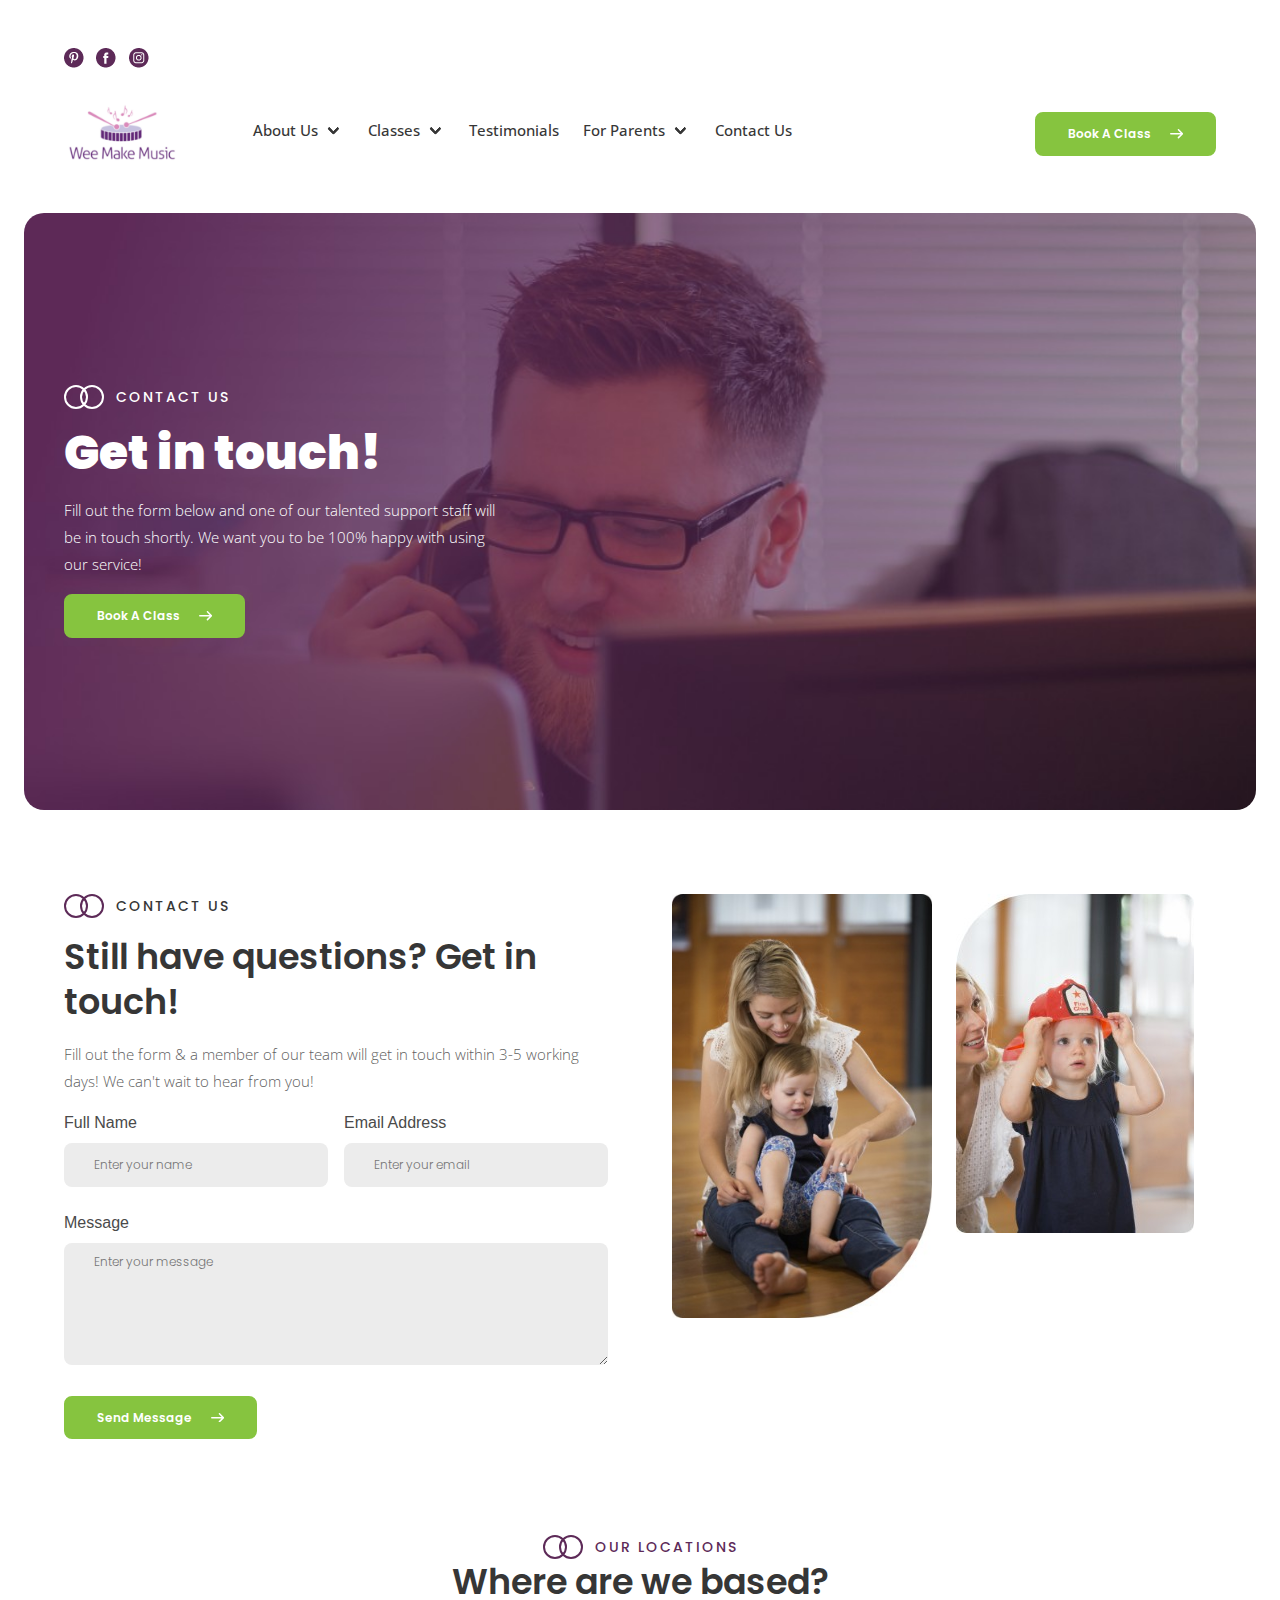
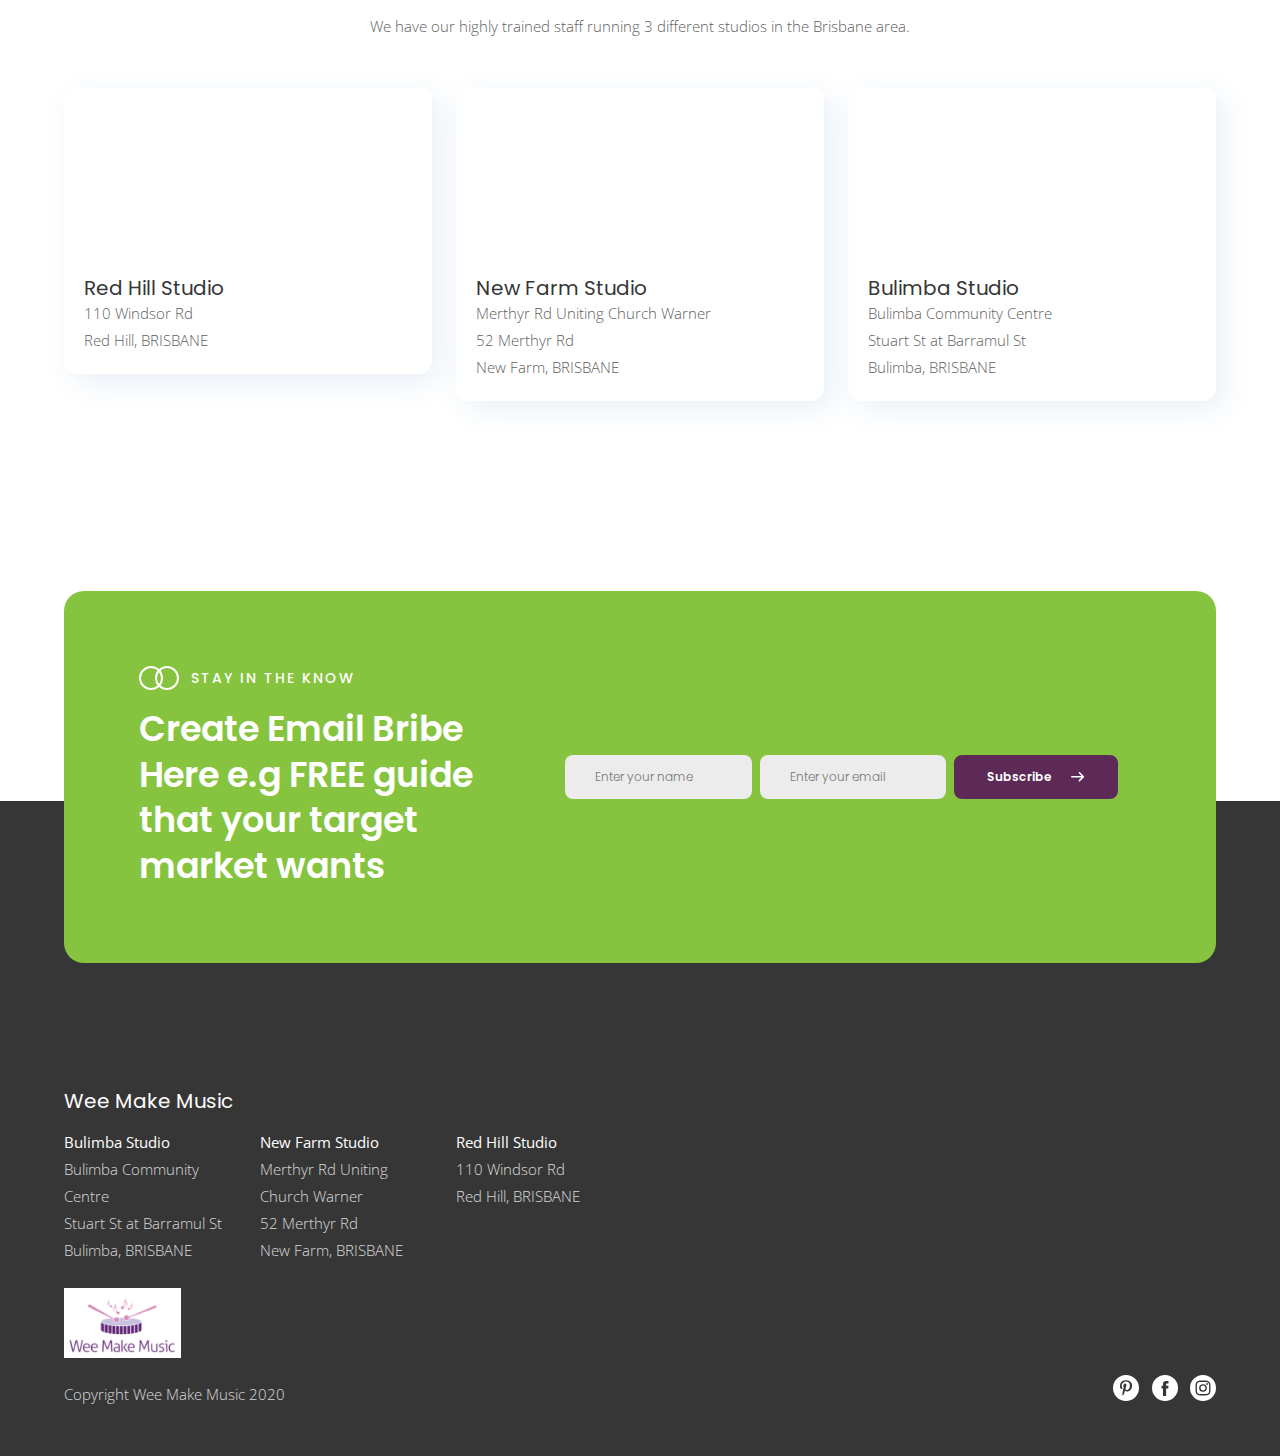
<file: contact.html>
<!DOCTYPE html>
<html lang="en">
<head>
  <meta charset="UTF-8">
  <meta name="viewport" content="width=device-width, initial-scale=1.0">
  <meta http-equiv="X-UA-Compatible" content="ie=edge">
  <link rel="stylesheet" type="text/css" href="css/bulma.css">
  <link rel="stylesheet" type="text/css" href="css/main.css">
  <link rel="preconnect" href="https://fonts.gstatic.com">
  <link href="https://fonts.googleapis.com/css2?family=Open+Sans:wght@300;400&family=Poppins:wght@300;500;600;700&display=swap" rel="stylesheet">
  <title>Wee Make Music</title>
</head>
<body>
  <section class="section">
    <div class="container">
      <div class="nav-header pb-3">
        <div class="columns">
          <article class="column">
          <a href="#">
            <img src="assets/pinterest.png" alt="The pinterest logo" class="social-favicon mr-2">
          </a>
          <a href="#">
            <img src="assets/facebook.png" alt="The facebook logo" class="social-favicon mr-2">
          </a>
          <a href="#">
            <img src="assets/instagram.png" alt="The instagram logo" class="social-favicon">
          </a>
        </article>
        </div>
      </div>

      <nav class="navbar is-transparent" role="navigation" aria-label="main navigation">
      <div class="navbar-brand is-flex-center">
        <a class="navbar-item" href="index.html">
          <img src="assets/wee-make-music-logo.png" class="logo">
        </a>

        <a role="button" class="navbar-burger burger" aria-label="menu" aria-expanded="false" data-target="navbarBasicExample">
          <span aria-hidden="true"></span>
          <span aria-hidden="true"></span>
          <span aria-hidden="true"></span>
        </a>
      </div>

      <div id="navbarBasicExample" class="navbar-menu is-small-section-padding-mobile">
        <div class="navbar-start pl-6 padding-remove-mobile">
          <div class="navbar-item has-dropdown is-hoverable">
            <a href="#" class="navbar-link nav-link" onclick="showHideDropdown()">
              About Us
            </a>

            <div class="navbar-dropdown" id="navbarDropdown">
              <a href="about.html" class="navbar-item nav-link-sub">
                About Us
              </a>
              <a href="our-curriculum.html" class="navbar-item nav-link-sub">
                Our Curriculum
              </a>
              <a href="our-fees.html" class="navbar-item nav-link-sub">
                Our Fees
              </a>
              <a href="timetables.html" class="navbar-item nav-link-sub">
                Timetables
              </a>
            </div>
          </div>


          <div class="navbar-item has-dropdown is-hoverable">
            <a href="#" class="navbar-link nav-link" onclick="showHideDropdown()">
              Classes
            </a>

            <div class="navbar-dropdown" id="navbarDropdown">
              <a href="service-page.html" class="navbar-item nav-link-sub">
                3-14 Months
              </a>
              <a class="navbar-item nav-link-sub">
                Class 2
              </a>
              <a class="navbar-item nav-link-sub">
                Class 3
              </a>
              <a class="navbar-item nav-link-sub">
                Class 4
              </a>
            </div>
          </div>


          <a href="testimonials.html" class="navbar-item nav-link">
            Testimonials
          </a>

          <div class="navbar-item has-dropdown is-hoverable">
            <a class="navbar-link nav-link" onclick="showHideDropdown()">
              For Parents
            </a>

            <div class="navbar-dropdown" id="navbarDropdown">
              <a href="concert.html" class="navbar-item nav-link-sub">
                Concert
              </a>
              <a href="blog.html" class="navbar-item nav-link-sub">
                Blog
              </a>
              <a href="faq.html" class="navbar-item nav-link-sub">
                FAQs
              </a>
            </div>
          </div>


          <a href="contact.html" class="navbar-item nav-link">
            Contact Us
          </a>
        </div>

        <div class="navbar-end is-flex is-flex-center">
          <div class="navbar-item">
            <div class="buttons">
              <a href="quote.html" class="btn-primary btn-green box-shadow btn-arrow-green">Book A Class <svg xmlns="http://www.w3.org/2000/svg" width="13.202" height="9.418" viewBox="0 0 13.202 9.418" class="ml-4 mt-1px"><path d="M24.856,136.172h0l-3.969-3.95a.76.76,0,0,0-1.072,1.077l2.665,2.652-9.843,0a.76.76,0,0,0,0,1.519l9.843,0-2.665,2.652a.76.76,0,0,0,1.072,1.077l3.969-3.95h0A.76.76,0,0,0,24.856,136.172Z" transform="translate(-11.876 -132)" fill="#fff"/></svg></a>
            </div>
          </div>
        </div>
      </div>
      </nav>
    </div>
  </section>

  <main class="is-relative">
    <section class="section pt-1 padding-remove-mobile padding-remove-tablet">
      <div class="container index-hero-bg contact-bg pr-reset-mobile pl-reset-mobile pl-remove-tablet pr-remove-tablet">
      <div class="container">
        <div class="columns pt-10 pb-10 pt-reset-mobile pb-reset-mobile pt-reset-tablet pb-reset-tablet">
          <article class="column pr-6 pr-reset-mobile pl-2rem-tablet pr-reset-tablet ">
            <div class="is-flex is-flex-center">
              <img src="assets/circle-cross.svg" alt="Two crosses intersected" class="circle-cross-img">
            <h1 class="small-pop-header ml-3 text-white">CONTACT US</h1>
          </div>
          <h2 class="page-header text-white mt-4">Get in touch!</h2>
          <p class="text-white mt-4 mb-4 opacity-full width-80">Fill out the form below and one of our talented support staff will be in touch shortly. We want you to be 100% happy with using our service!</p>
          <a href="quote.html" class="btn-primary btn-green box-shadow btn-arrow-green is-inline-block">Book A Class <svg xmlns="http://www.w3.org/2000/svg" width="13.202" height="9.418" viewBox="0 0 13.202 9.418" class="ml-4 mt-1px"><path d="M24.856,136.172h0l-3.969-3.95a.76.76,0,0,0-1.072,1.077l2.665,2.652-9.843,0a.76.76,0,0,0,0,1.519l9.843,0-2.665,2.652a.76.76,0,0,0,1.072,1.077l3.969-3.95h0A.76.76,0,0,0,24.856,136.172Z" transform="translate(-11.876 -132)" fill="#fff"/></svg></a>
        </article>
        <article class="column is-flex is-flex-end-center">
        </article>
      </div>
    </div>
    </div>
  </section>

  <section class="section">
    <div class="container is-small-container">
      <div class="columns is-variable is-8">
        <article class="column">
          <div class="is-flex is-flex-center">
            <img src="assets/cross-circle-purple.svg" alt="Two crosses intersected" class="circle-cross-img">
            <h3 class="small-pop-header ml-3">CONTACT US</h3>
          </div>
          <h4 class="section-header mt-4">Still have questions? Get in touch!</h4>
          <p class="-width-80 mt-4">Fill out the form & a member of our team will get in touch within 3-5 working days! We can't wait to hear from you!</p>
          <form action="" class="std-form mt-4">
                <div class="columns is-multiline is-variable is-2">
                  <article class="column is-half">
                    <label for="name">Full Name</label>
                    <input type="text" placeholder="Enter your name" class="mt-2">
                  </article>
                  <article class="column is-half">
                    <label for="email">Email Address</label>
                    <input type="text" placeholder="Enter your email" class="mt-2">
                  </article>
                  <article class="column is-full">
                    <label for="message">Message</label>
                    <textarea name="name" rows="8" cols="80" placeholder="Enter your message" class="mt-2"></textarea>
                  </article>
                  <article class="column is-full is-flex is-flex-justify-center">
                    <div class="width-100">
                      <submit href="#" class="btn-primary btn-green box-shadow btn-arrow-green is-inline-block btn-mobile-full-width">Send Message <svg xmlns="http://www.w3.org/2000/svg" width="13.202" height="9.418" viewBox="0 0 13.202 9.418" class="ml-4 mt-1px"><path d="M24.856,136.172h0l-3.969-3.95a.76.76,0,0,0-1.072,1.077l2.665,2.652-9.843,0a.76.76,0,0,0,0,1.519l9.843,0-2.665,2.652a.76.76,0,0,0,1.072,1.077l3.969-3.95h0A.76.76,0,0,0,24.856,136.172Z" transform="translate(-11.876 -132)" fill="#fff"/></svg></submit>
                    </div>
                  </article>
                </div>
              </form>
        </article>
        <article class="column">
          <div class="columns is-variable is-3-desktop is-2-mobile is-2-tablet is-mobile">
            <article class="column">
              <img src="assets/00036.jpg" alt="A woman holding a child">
            </article>
            <article class="column">
              <img src="assets/00064-small.jpg" alt="A child playing">
            </article>
          </div>
        </article>
      </div>
    </div>
  </section>

  <section class="section pb-25">
    <div class="container pb-6">
      <div class="is-flex is-flex-justify-center">
        <img src="assets/cross-circle-purple.svg" alt="Two crosses intersected" class="circle-cross-img">
        <h3 class="small-pop-header ml-3 text-purple text-center">OUR LOCATIONS</h3>
      </div>
      <h4 class="section-header text-center mb-2">Where are we based?</h4>
      <p class="text-center">We have our highly trained staff running 3 different studios in the Brisbane area.</p>
    </div>
    <div class="container is-small-container">
      <div class="columns">
        <article class="column">
          <div class="gmap-card">
            <div>
              <iframe src="https://www.google.com/maps/embed?pb=!1m18!1m12!1m3!1d3540.6650299613793!2d153.00339431566738!3d-27.44854822237649!2m3!1f0!2f0!3f0!3m2!1i1024!2i768!4f13.1!3m3!1m2!1s0x6b91575a8163276d%3A0x88c56d1286d70f00!2s110%20Windsor%20Rd%2C%20Red%20Hill%20QLD%204059%2C%20Australia!5e0!3m2!1sen!2suk!4v1606338971221!5m2!1sen!2suk" width="333" height="196" frameborder="0" style="border:0;" allowfullscreen="" aria-hidden="false" tabindex="0"></iframe>
            </div>
            <h4 class="sub-section-header mt-5">Red Hill Studio</h4>
            <p>110 Windsor Rd</p>
            <p>Red Hill, BRISBANE</p>
          </div>
        </article>
        <article class="column">
          <div class="gmap-card">
            <div>
              <iframe src="https://www.google.com/maps/embed?pb=!1m18!1m12!1m3!1d3540.018371105251!2d153.0422630156679!3d-27.46868742323754!2m3!1f0!2f0!3f0!3m2!1i1024!2i768!4f13.1!3m3!1m2!1s0x6b915a274c42931d%3A0x87530314f3a07491!2sMerthyr%20Road%20Uniting%20Church!5e0!3m2!1sen!2suk!4v1606339978370!5m2!1sen!2suk" width="600" height="450" frameborder="0" style="border:0;" allowfullscreen="" aria-hidden="false" tabindex="0"></iframe>            </div>
            <h4 class="sub-section-header mt-5">New Farm Studio</h4>
            <p>Merthyr Rd Uniting Church Warner</p>
            <p>52 Merthyr Rd</p>
            <p>New Farm, BRISBANE</p>
          </div>
        </article>
        <article class="column">
          <div class="gmap-card">
            <div>
              <iframe src="https://www.google.com/maps/embed?pb=!1m18!1m12!1m3!1d3540.5011734167724!2d153.05565611566755!3d-27.453652572594688!2m3!1f0!2f0!3f0!3m2!1i1024!2i768!4f13.1!3m3!1m2!1s0x6b9159515bc92631%3A0xee1b698841ac899!2sBulimba%20Community%20Centre!5e0!3m2!1sen!2suk!4v1606340021129!5m2!1sen!2suk" width="600" height="450" frameborder="0" style="border:0;" allowfullscreen="" aria-hidden="false" tabindex="0"></iframe>
            </div>
            <h4 class="sub-section-header mt-5">Bulimba Studio</h4>
            <p>Bulimba Community Centre</p>
            <p>Stuart St at Barramul St</p>
            <p>Bulimba, BRISBANE</p>
          </div>
        </article>
      </div>
    </div>
  </section>



















  <section class="overlap-container section-padding-reset-mobile section-padding-reset-tablet">
    <div class="container br-20 green-bg">
      <div class="is-padding-75px padding-reset-mobile">
        <div class="columns is-variable is-8 is-flex-column-tablet">
          <article class="column">
            <div class="is-flex is-flex-center pb-4">
              <img src="assets/circle-cross.svg" alt="Two crosses intersected" class="circle-cross-img">
              <h3 class="small-pop-header ml-3 text-white">STAY IN THE KNOW</h3>
            </div>
            <h4 class="section-header text-white">Create Email Bribe Here e.g FREE guide that your target market wants</h4>
          </article>
          <article class="column is-three-fifths-desktop is-full-tablet is-flex is-flex-justify-center">
            <form action="" class="std-form">
              <div class="columns is-variable is-1">
                <article class="column">
                  <input type="text" placeholder="Enter your name">
                </article>
                <article class="column">
                  <input type="text" placeholder="Enter your email">
                </article>
                <article class="column">
                  <a href="#" class="btn-primary btn-purple box-shadow btn-arrow-purple is-inline-block">Subscribe <svg xmlns="http://www.w3.org/2000/svg" width="13.202" height="9.418" viewBox="0 0 13.202 9.418" class="ml-4 mt-1px"><path d="M24.856,136.172h0l-3.969-3.95a.76.76,0,0,0-1.072,1.077l2.665,2.652-9.843,0a.76.76,0,0,0,0,1.519l9.843,0-2.665,2.652a.76.76,0,0,0,1.072,1.077l3.969-3.95h0A.76.76,0,0,0,24.856,136.172Z" transform="translate(-11.876 -132)" fill="#fff"/></svg></a>
                </article>
              </div>
            <form>
          </article>
        </div>
      </div>
    </div>
  </section>
</main>

<footer class="section">
  <div class="container">
    <div class="columns pt-15">
      <article class="column">
        <h4 class="sub-section-header text-white mb-4">Wee Make Music</h4>
        <div class="columns">
          <article class="column">
            <p class="opacity-full text-white"><b>Bulimba Studio</b></p>
            <p class="text-white">Bulimba Community Centre</p>
            <p class="text-white">Stuart St at Barramul St</p>
            <p class="text-white">Bulimba, BRISBANE</p>
          </article>
          <article class="column">
            <p class="opacity-full text-white"><b>New Farm Studio</b></p>
            <p class="text-white">Merthyr Rd Uniting Church Warner</p>
            <p class="text-white">52 Merthyr Rd</p>
            <p class="text-white">New Farm, BRISBANE</p>
          </article>
          <article class="column">
            <p class="opacity-full text-white"><b>Red Hill Studio</b></p>
            <p class="text-white">110 Windsor Rd</p>
            <p class="text-white">Red Hill, BRISBANE</p>
          </article>
        </div>
        <img src="assets/wee-make-music-logo.png" class="logo mb-4">
        <p class="text-white">Copyright Wee Make Music 2020</p>
      </article>
      <article class="column is-flex is-flex-end-bottom">
        <div class="columns">
          <article class="column">
          <a href="#">
            <img src="assets/pinterest-white.svg" alt="The pinterest logo" class="social-favicon mr-2">
          </a>
          <a href="#">
            <img src="assets/facebook-white.svg" alt="The facebook logo" class="social-favicon mr-2">
          </a>
          <a href="#">
            <img src="assets/instagram-white.svg" alt="The instagram logo" class="social-favicon">
          </a>
        </article>
        </div>
      </article>
    </div>
  </div>
</footer>



<script type="text/javascript" src="js/main.js"></script>
</body>
</html>
</file>
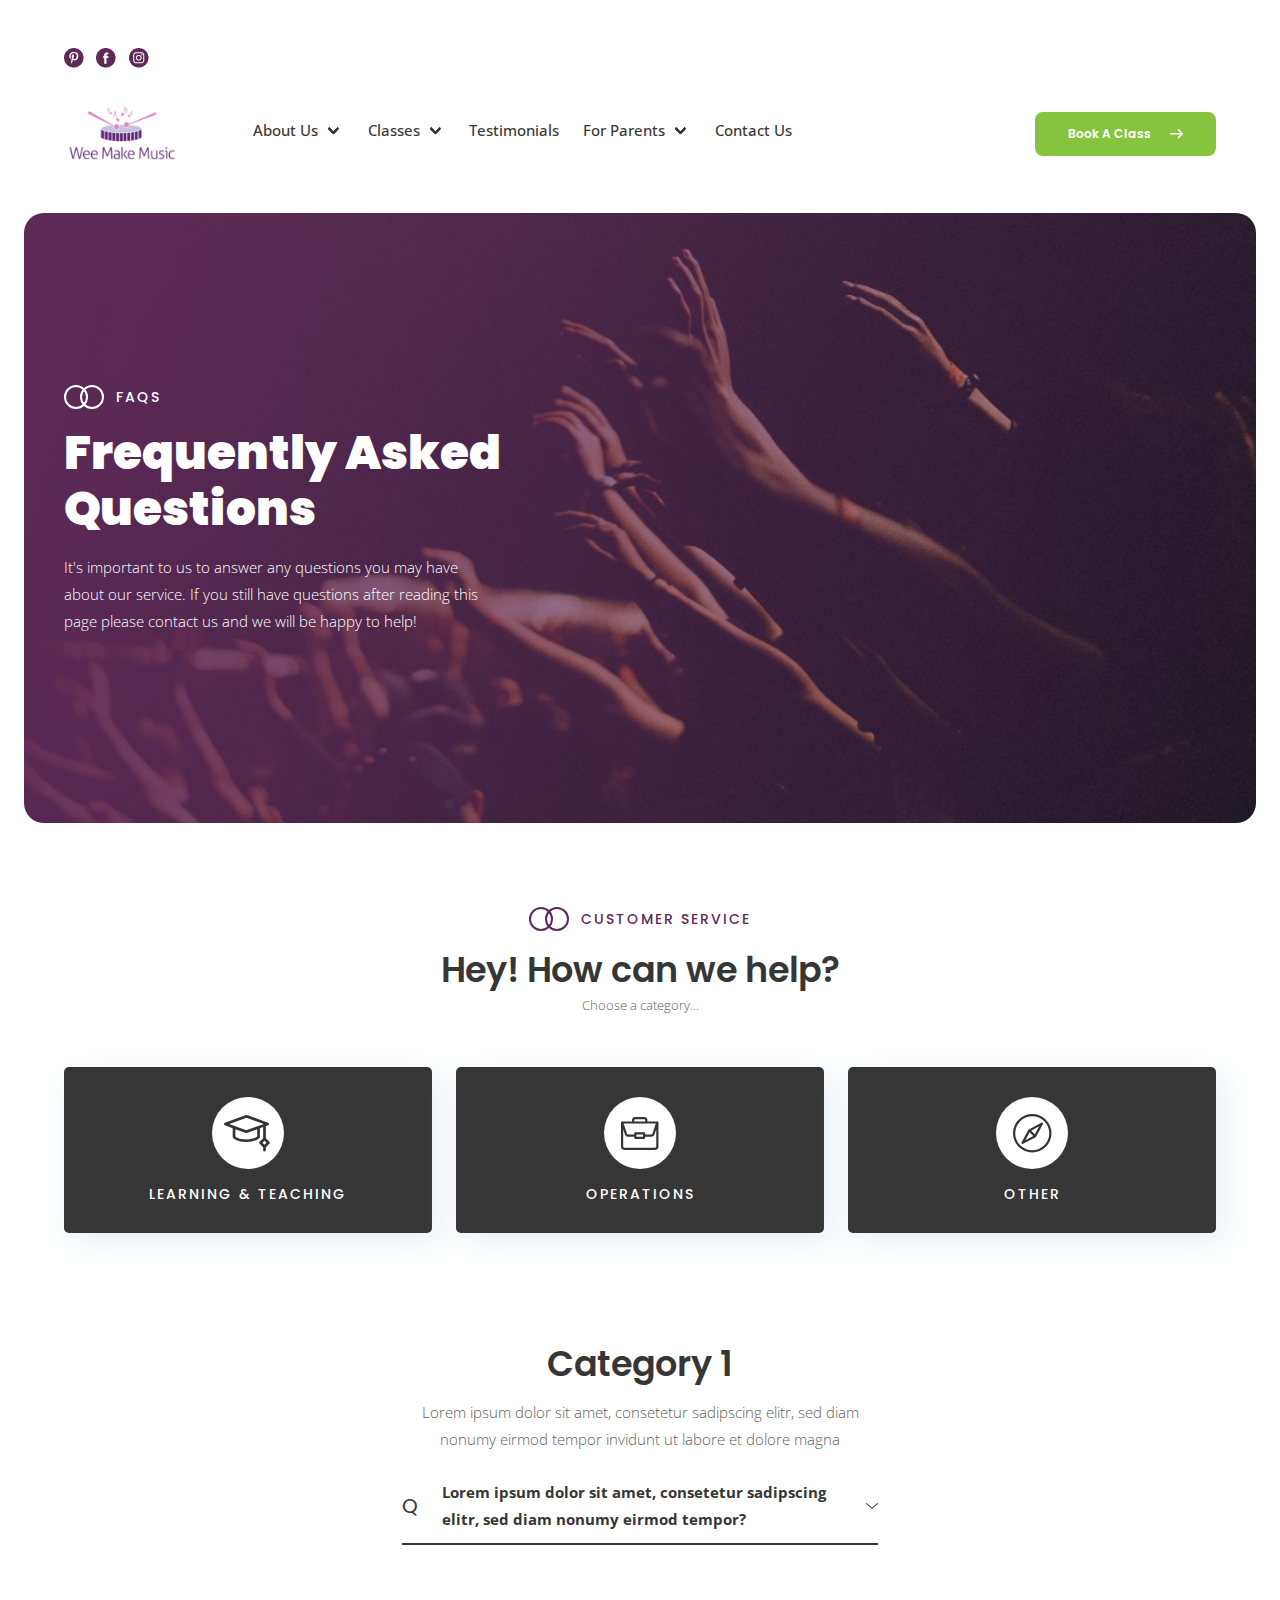
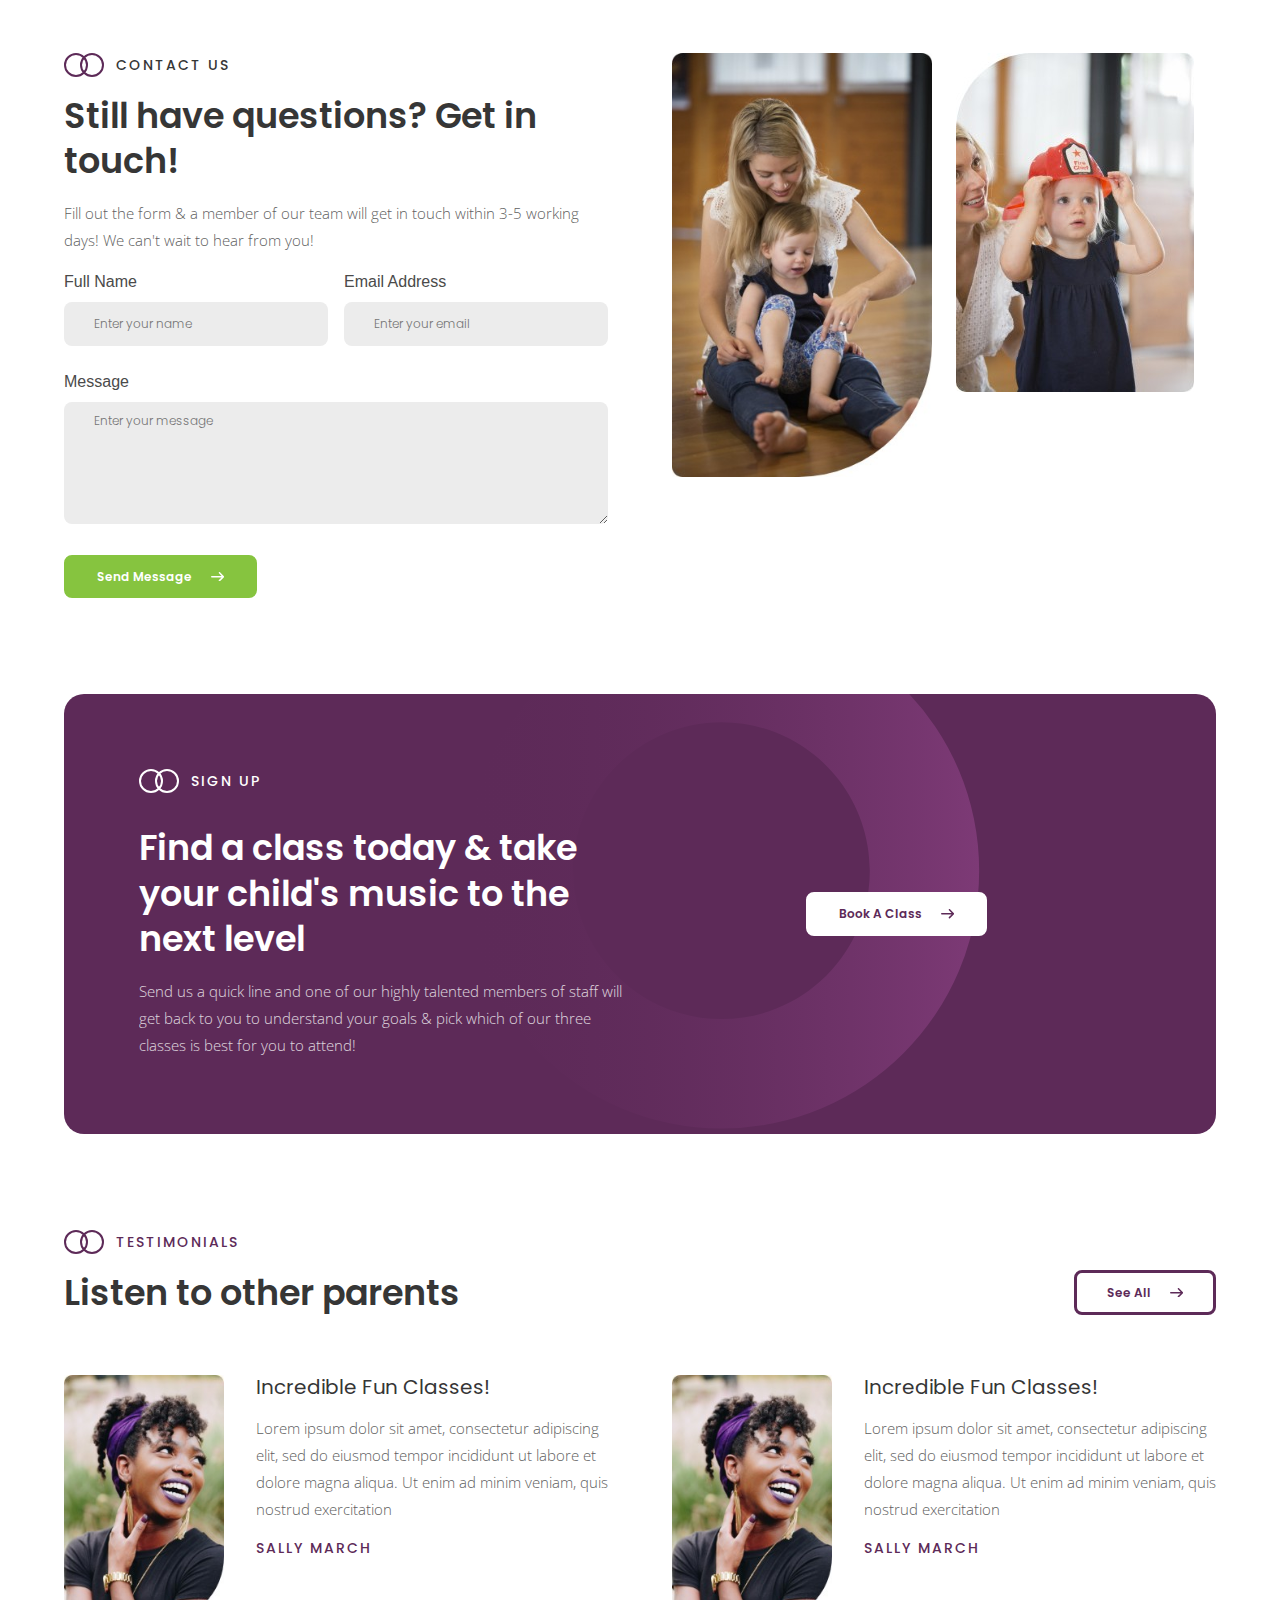
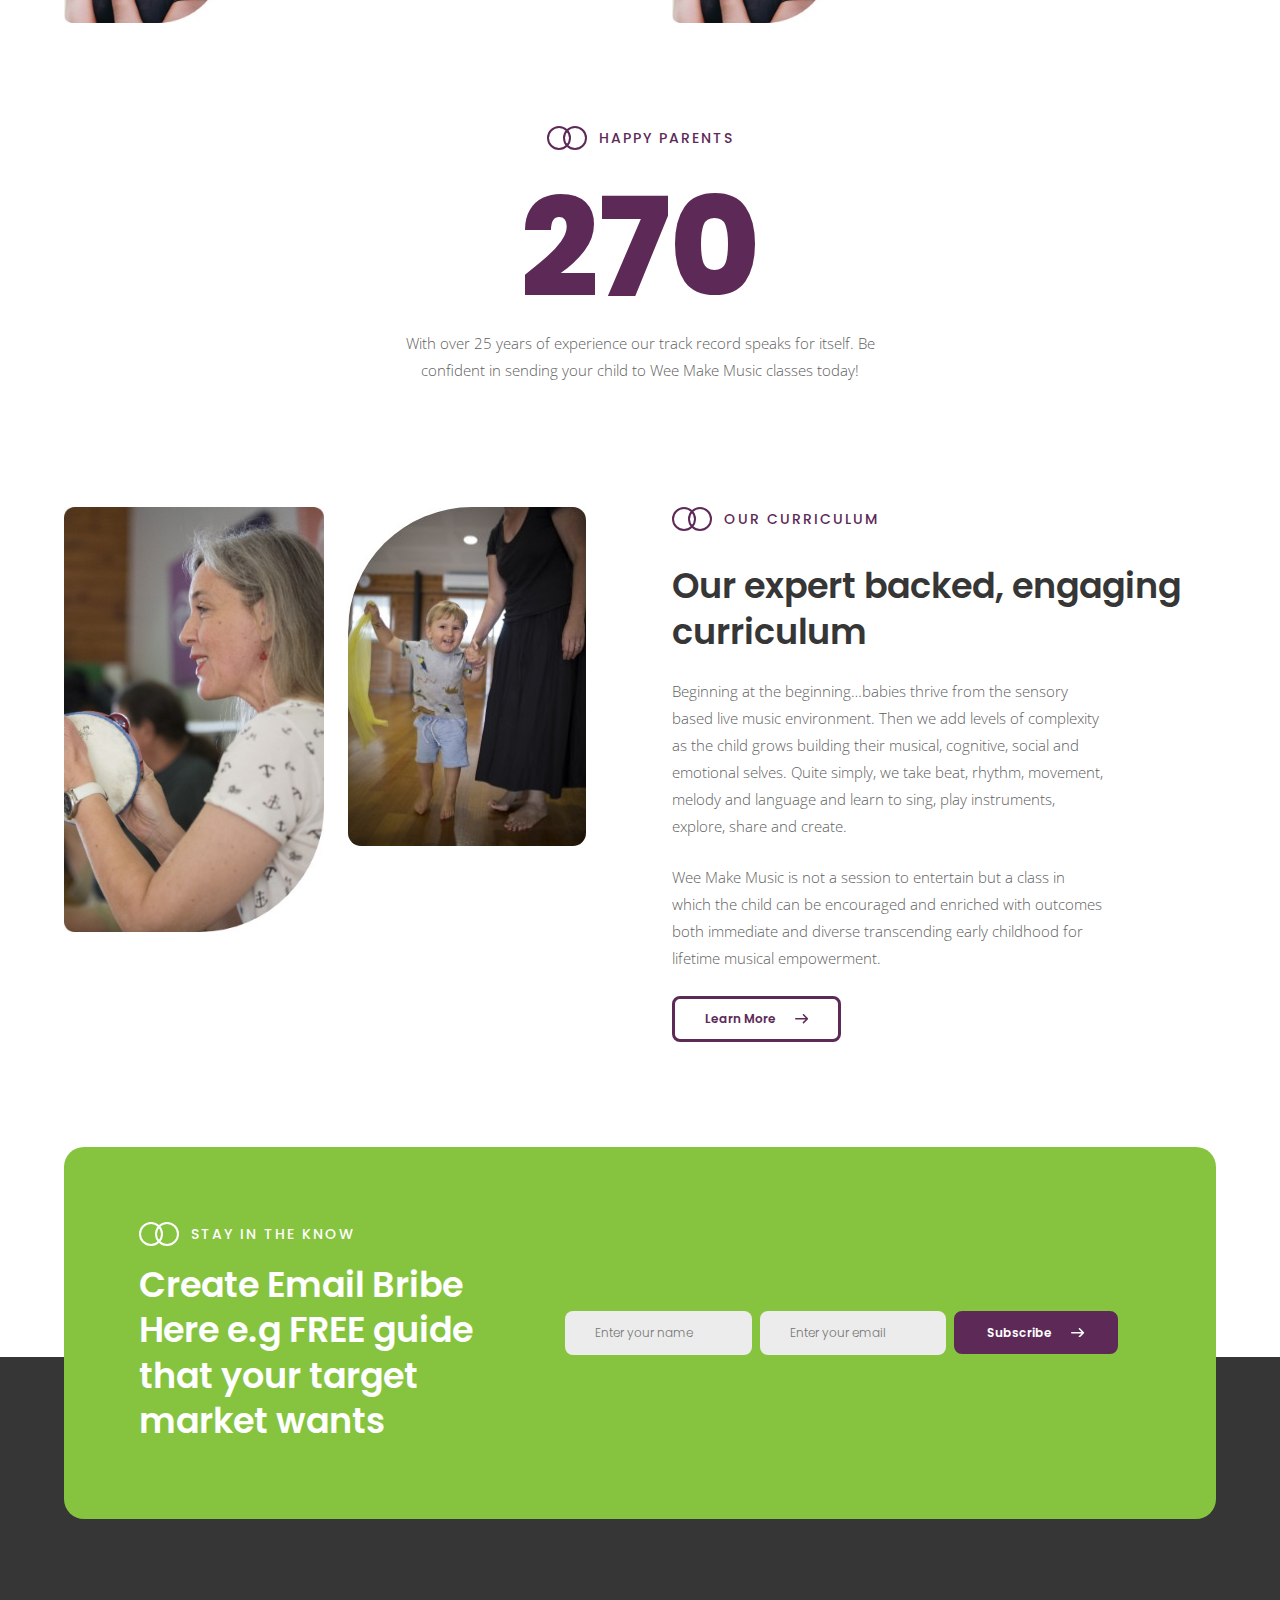
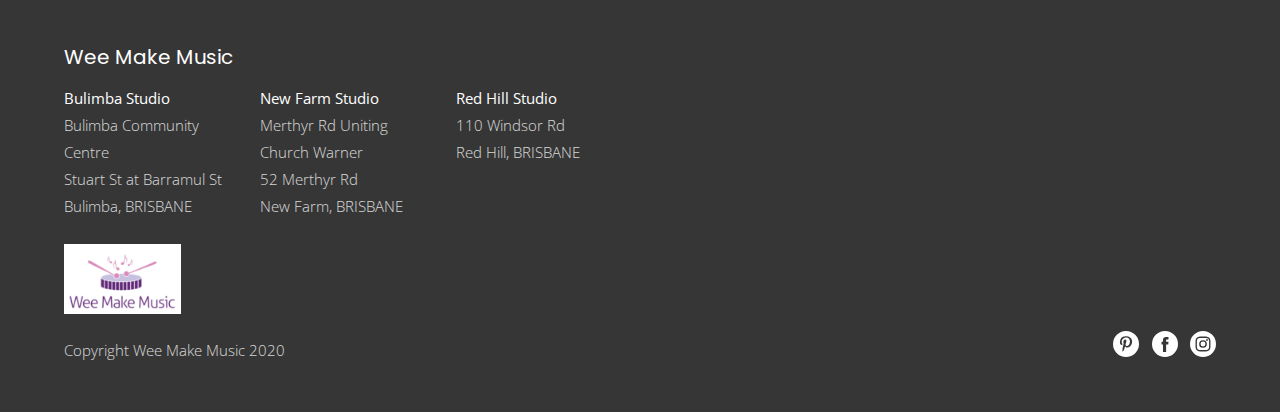
<file: faq.html>
<!DOCTYPE html>
<html lang="en">
<head>
  <meta charset="UTF-8">
  <meta name="viewport" content="width=device-width, initial-scale=1.0">
  <meta http-equiv="X-UA-Compatible" content="ie=edge">
  <link rel="stylesheet" type="text/css" href="css/bulma.css">
  <link rel="stylesheet" type="text/css" href="css/main.css">
  <link rel="preconnect" href="https://fonts.gstatic.com">
  <link href="https://fonts.googleapis.com/css2?family=Open+Sans:wght@300;400&family=Poppins:wght@300;500;600;700&display=swap" rel="stylesheet">
  <title>Wee Make Music</title>
</head>
<body>
  <section class="section">
    <div class="container">
      <div class="nav-header pb-3">
        <div class="columns">
          <article class="column">
          <a href="#">
            <img src="assets/pinterest.png" alt="The pinterest logo" class="social-favicon mr-2">
          </a>
          <a href="#">
            <img src="assets/facebook.png" alt="The facebook logo" class="social-favicon mr-2">
          </a>
          <a href="#">
            <img src="assets/instagram.png" alt="The instagram logo" class="social-favicon">
          </a>
        </article>
        </div>
      </div>

      <nav class="navbar is-transparent" role="navigation" aria-label="main navigation">
      <div class="navbar-brand is-flex-center">
        <a class="navbar-item" href="index.html">
          <img src="assets/wee-make-music-logo.png" class="logo">
        </a>

        <a role="button" class="navbar-burger burger" aria-label="menu" aria-expanded="false" data-target="navbarBasicExample">
          <span aria-hidden="true"></span>
          <span aria-hidden="true"></span>
          <span aria-hidden="true"></span>
        </a>
      </div>

      <div id="navbarBasicExample" class="navbar-menu is-small-section-padding-mobile">
        <div class="navbar-start pl-6 padding-remove-mobile">
          <div class="navbar-item has-dropdown is-hoverable">
            <a href="#" class="navbar-link nav-link" onclick="showHideDropdown()">
              About Us
            </a>

            <div class="navbar-dropdown" id="navbarDropdown">
              <a href="about.html" class="navbar-item nav-link-sub">
                About Us
              </a>
              <a href="our-curriculum.html" class="navbar-item nav-link-sub">
                Our Curriculum
              </a>
              <a href="our-fees.html" class="navbar-item nav-link-sub">
                Our Fees
              </a>
              <a href="timetables.html" class="navbar-item nav-link-sub">
                Timetables
              </a>
            </div>
          </div>


          <div class="navbar-item has-dropdown is-hoverable">
            <a href="#" class="navbar-link nav-link" onclick="showHideDropdown()">
              Classes
            </a>

            <div class="navbar-dropdown" id="navbarDropdown">
              <a href="service-page.html" class="navbar-item nav-link-sub">
                3-14 Months
              </a>
              <a class="navbar-item nav-link-sub">
                Class 2
              </a>
              <a class="navbar-item nav-link-sub">
                Class 3
              </a>
              <a class="navbar-item nav-link-sub">
                Class 4
              </a>
            </div>
          </div>


          <a href="testimonials.html" class="navbar-item nav-link">
            Testimonials
          </a>

          <div class="navbar-item has-dropdown is-hoverable">
            <a class="navbar-link nav-link" onclick="showHideDropdown()">
              For Parents
            </a>

            <div class="navbar-dropdown" id="navbarDropdown">
              <a href="concert.html" class="navbar-item nav-link-sub">
                Concert
              </a>
              <a href="blog.html" class="navbar-item nav-link-sub">
                Blog
              </a>
              <a href="faq.html" class="navbar-item nav-link-sub">
                FAQs
              </a>
            </div>
          </div>


          <a href="contact.html" class="navbar-item nav-link">
            Contact Us
          </a>
        </div>

        <div class="navbar-end is-flex is-flex-center">
          <div class="navbar-item">
            <div class="buttons">
              <a href="quote.html" class="btn-primary btn-green box-shadow btn-arrow-green">Book A Class <svg xmlns="http://www.w3.org/2000/svg" width="13.202" height="9.418" viewBox="0 0 13.202 9.418" class="ml-4 mt-1px"><path d="M24.856,136.172h0l-3.969-3.95a.76.76,0,0,0-1.072,1.077l2.665,2.652-9.843,0a.76.76,0,0,0,0,1.519l9.843,0-2.665,2.652a.76.76,0,0,0,1.072,1.077l3.969-3.95h0A.76.76,0,0,0,24.856,136.172Z" transform="translate(-11.876 -132)" fill="#fff"/></svg></a>
            </div>
          </div>
        </div>
      </div>
      </nav>
    </div>
  </section>

  <main class="is-relative">
    <section class="section pt-1 padding-remove-mobile padding-remove-tablet">
      <div class="container index-hero-bg faq-bg pr-reset-mobile pl-reset-mobile pl-remove-tablet pr-remove-tablet">
      <div class="container">
        <div class="columns pt-10 pb-10 pt-reset-mobile pb-reset-mobile pt-reset-tablet pb-reset-tablet">
          <article class="column pr-6 pr-reset-mobile pl-2rem-tablet pr-reset-tablet ">
            <div class="is-flex is-flex-center">
              <img src="assets/circle-cross.svg" alt="Two crosses intersected" class="circle-cross-img">
            <h1 class="small-pop-header ml-3 text-white">FAQs</h1>
          </div>
          <h2 class="page-header text-white mt-4">Frequently Asked Questions</h2>
          <p class="text-white mt-4 mb-4 opacity-full width-80 width-100-mobile">It's important to us to answer any questions you may have about our service. If you still have questions after reading this page please contact us and we will be happy to help!</p>
        </article>
        <article class="column is-flex is-flex-end-center">
        </article>
      </div>
    </div>
    </div>
  </section>

  <section class="section">
    <div class="container is-small-container is-flex is-flex-justify-center is-flex-column">
      <div class="is-flex is-flex-justify-center">
        <img src="assets/cross-circle-purple.svg" alt="Two crosses intersected" class="circle-cross-img">
        <h3 class="small-pop-header ml-3 text-purple">CUSTOMER SERVICE</h3>
      </div>
      <h4 class="section-header mt-4">Hey! How can we help?</h4>
      <p class="p-mini mb-6">Choose a category...</p>
    </div>
    <div class="container is-small-container">
      <div class="columns">
        <article class="column">
          <div class="cobalt-bg br-5 is-padding-30px faq-button">
            <div class="is-flex is-flex-justify-center is-flex-column">
              <img src="assets/uni-cap-cobalt.svg" alt="A uni cap" class="faq-icon">
              <p class="opacity-full small-pop-header text-white text-center mt-4">LEARNING & TEACHING</p>
            </div>
          </div>
        </article>
        <article class="column">
          <div class="cobalt-bg br-5 is-padding-30px faq-button">
            <div class="is-flex is-flex-justify-center is-flex-column">
              <img src="assets/briefcase.svg" alt="A briefcase" class="faq-icon">
              <p class="opacity-full small-pop-header text-white text-center mt-4">OPERATIONS</p>
            </div>
          </div>
        </article>
        <article class="column">
          <div class="cobalt-bg br-5 is-padding-30px faq-button">
            <div class="is-flex is-flex-justify-center is-flex-column">
              <img src="assets/compass.svg" alt="A compass" class="faq-icon">
              <p class="opacity-full small-pop-header text-white text-center mt-4">OTHER</p>
            </div>
          </div>
        </article>
      </div>
    </div>
  </section>

  <section class="section">
    <div class="container is-500-container">
      <div class="column is-flex-justify-center">
        <h3 class="section-header text-center mb-3">Category 1</h3>
        <p class="text-center">Lorem ipsum dolor sit amet, consetetur sadipscing elitr, sed diam nonumy eirmod tempor invidunt ut labore et dolore magna</p>
        <div class="dropdown-faq-container mt-4" onclick="openCloseAccordionContent()">
          <div class="dropdown-faq-header is-flex is-flex-between is-flex-center">
            <p class="sub-section-header opacity-full mr-5">Q</p>
            <p class="opacity-full"><strong>Lorem ipsum dolor sit amet, consetetur sadipscing elitr, sed diam nonumy eirmod tempor?</strong></p>
            <img src="assets/chevron-down.svg" alt="" class="ml-4" id="dropdown-chevron">
          </div>
          <div class="dropdown-faq-content pt-4 pb-4" id="dropdown-faq-content">
            <p>Lorem ipsum dolor sit amet, consetetur sadipscing elitr, sed diam nonumy eirmod tempor invidunt ut labore et dolore magna</p>
          </div>
        </div>
      </div>
    </div>
  </section>

  <section class="section">
    <div class="container is-small-container">
      <div class="columns is-variable is-8">
        <article class="column">
          <div class="is-flex is-flex-center">
            <img src="assets/cross-circle-purple.svg" alt="Two crosses intersected" class="circle-cross-img">
            <h3 class="small-pop-header ml-3">CONTACT US</h3>
          </div>
          <h4 class="section-header mt-4">Still have questions? Get in touch!</h4>
          <p class="-width-80 mt-4">Fill out the form & a member of our team will get in touch within 3-5 working days! We can't wait to hear from you!</p>
          <form action="" class="std-form mt-4">
                <div class="columns is-multiline is-variable is-2">
                  <article class="column is-half">
                    <label for="name">Full Name</label>
                    <input type="text" placeholder="Enter your name" class="mt-2">
                  </article>
                  <article class="column is-half">
                    <label for="email">Email Address</label>
                    <input type="text" placeholder="Enter your email" class="mt-2">
                  </article>
                  <article class="column is-full">
                    <label for="message">Message</label>
                    <textarea name="name" rows="8" cols="80" placeholder="Enter your message" class="mt-2"></textarea>
                  </article>
                  <article class="column is-full is-flex is-flex-justify-center">
                    <div class="width-100">
                      <submit href="#" class="btn-primary btn-green box-shadow btn-arrow-green is-inline-block btn-mobile-full-width">Send Message <svg xmlns="http://www.w3.org/2000/svg" width="13.202" height="9.418" viewBox="0 0 13.202 9.418" class="ml-4 mt-1px"><path d="M24.856,136.172h0l-3.969-3.95a.76.76,0,0,0-1.072,1.077l2.665,2.652-9.843,0a.76.76,0,0,0,0,1.519l9.843,0-2.665,2.652a.76.76,0,0,0,1.072,1.077l3.969-3.95h0A.76.76,0,0,0,24.856,136.172Z" transform="translate(-11.876 -132)" fill="#fff"/></svg></submit>
                    </div>
                  </article>
                </div>
              </form>
        </article>
        <article class="column">
          <div class="columns is-variable is-3-desktop is-2-mobile is-mobile">
            <article class="column">
              <img src="assets/00036.jpg" alt="A woman holding a child">
            </article>
            <article class="column">
              <img src="assets/00064-small.jpg" alt="A child playing">
            </article>
          </div>
        </article>
      </div>
    </div>
  </section>












  <section class="section">
    <div class="container purple-with-cutout-bg is-small-container">
      <div class="padding-uniform is-padding-75px padding-reset-mobile">
        <div class="columns">
          <article class="column">
            <div class="is-flex is-flex-center pb-4">
              <img src="assets/circle-cross.svg" alt="Two crosses intersected" class="circle-cross-img">
              <h3 class="small-pop-header ml-3 text-white">SIGN UP</h3>
            </div>
            <h4 class="section-header text-white my-4">Find a class today & take your child's music to the next level</h4>
            <p class="text-white">Send us a quick line and one of our highly talented members of staff will get back to you to understand your goals & pick which of our three classes is best for you to attend!</p>
          </article>
          <article class="column is-flex is-flex-justify-center">
            <div class="width-100-mobile">
              <a href="#" class="btn-primary btn-white-p box-shadow btn-arrow-purple-secondary is-inline-block btn-mobile-full-width">Book A Class <svg xmlns="http://www.w3.org/2000/svg" width="13.202" height="9.418" viewBox="0 0 13.202 9.418" class="ml-4 mt-1px"><path d="M24.856,136.172h0l-3.969-3.95a.76.76,0,0,0-1.072,1.077l2.665,2.652-9.843,0a.76.76,0,0,0,0,1.519l9.843,0-2.665,2.652a.76.76,0,0,0,1.072,1.077l3.969-3.95h0A.76.76,0,0,0,24.856,136.172Z" transform="translate(-11.876 -132)" fill="#5d2a58"/></svg></a>
            </div>
          </article>
        </div>
      </div>
    </div>
  </section>

  <section class="section">
    <div class="container is-small-container">
      <div class="columns mb-6">
        <article class="column is-four-fifths-desktop is-half-tablet">
          <div class="is-flex is-flex-center pb-4">
            <img src="assets/cross-circle-purple.svg" alt="Two crosses intersected" class="circle-cross-img">
            <h3 class="small-pop-header ml-3 text-purple">TESTIMONIALS</h3>
          </div>
          <h4 class="section-header">Listen to other parents</h4>
        </article>
        <article class="column is-flex is-flex-end-bottom">
          <div class="width-100-mobile">
            <a href="testimonials.html" class="btn-secondary btn-purple-secondary box-shadow btn-arrow-purple-secondary is-inline-block btn-mobile-full-width">See All <svg xmlns="http://www.w3.org/2000/svg" width="13.202" height="9.418" viewBox="0 0 13.202 9.418" class="ml-4 mt-1px"><path d="M24.856,136.172h0l-3.969-3.95a.76.76,0,0,0-1.072,1.077l2.665,2.652-9.843,0a.76.76,0,0,0,0,1.519l9.843,0-2.665,2.652a.76.76,0,0,0,1.072,1.077l3.969-3.95h0A.76.76,0,0,0,24.856,136.172Z" transform="translate(-11.876 -132)" fill="#5d2a58"/></svg></a>
          </div>
        </article>
      </div>
    </div>
    <div class="container is-small-container">
      <div class="columns is-variable is-8">
        <article class="column">
          <div class="columns is-variable is-4-desktop is-2-mobile is-mobile">
            <article class="column is-one-third">
              <img src="assets/test-1.jpg" alt="A woman smiling">
            </article>
            <article class="column">
              <h5 class="sub-section-header">Incredible Fun Classes!</h5>
              <p class="my-4">Lorem ipsum dolor sit amet, consectetur adipiscing elit, sed do eiusmod tempor incididunt ut labore et dolore magna aliqua. Ut enim ad minim veniam, quis nostrud exercitation</p>
              <p class="small-pop-header opacity-full text-purple">SALLY MARCH</p>
            </article>
          </div>
        </article>
        <article class="column">
          <div class="columns is-variable is-4-desktop is-2-mobile is-mobile">
            <article class="column is-one-third">
              <img src="assets/test-1.jpg" alt="A woman smiling">
            </article>
            <article class="column">
              <h5 class="sub-section-header">Incredible Fun Classes!</h5>
              <p class="my-4">Lorem ipsum dolor sit amet, consectetur adipiscing elit, sed do eiusmod tempor incididunt ut labore et dolore magna aliqua. Ut enim ad minim veniam, quis nostrud exercitation</p>
              <p class="small-pop-header opacity-full text-purple">SALLY MARCH</p>
            </article>
          </div>
        </article>
      </div>
    </div>
  </section>

  <section class="section">
    <div class="container is-500-container">
      <div>
        <div class="is-flex is-flex-justify-center pb-4">
          <img src="assets/cross-circle-purple.svg" alt="Two crosses intersected" class="circle-cross-img">
          <h3 class="small-pop-header ml-3 text-purple">HAPPY PARENTS</h3>
        </div>
        <p class="opacity-full happy-parents-number text-center">270</p>
        <p class="text-center">With over 25 years of experience our track record speaks for itself. Be confident in sending your child to Wee Make Music classes today!</p>
      </div>
    </div>
  </section>

  <section class="section is-padding-large">
    <div class="container is-small-container pb-15 pb-25rem-mobile">
      <div class="columns is-variable is-8">
        <article class="column">
          <div class="columns is-variable is-3-desktop is-2-mobile is-mobile">
            <article class="column">
              <img src="assets/00040.jpg" alt="A woman playing the tambourine">
            </article>
            <article class="column ">
              <img src="assets/00142.jpg" alt="A woman holding a childs hand">
            </article>
          </div>
        </article>
        <article class="column">
          <div class="is-flex is-flex-center pb-4">
            <img src="assets/cross-circle-purple.svg" alt="Two crosses intersected" class="circle-cross-img">
            <h3 class="small-pop-header ml-3 text-purple">OUR CURRICULUM</h3>
          </div>
          <h4 class="section-header mt-4 mb-5">Our expert backed, engaging curriculum</h4>
          <p class="width-80 width-100-mobile width-100-tablet">Beginning at the beginning…babies thrive from the sensory based live music environment. Then we add levels of complexity as the child grows building their musical, cognitive, social and emotional selves. Quite simply, we take beat, rhythm, movement, melody and language and learn to sing, play instruments, explore, share and create.</p>
          <p class="width-80 my-5 width-100-mobile width-100-tablet">Wee Make Music is not a session to entertain but a class in which the child can be encouraged and enriched with outcomes both immediate and diverse transcending early childhood for lifetime musical empowerment.</p>
          <a href="our-curriculum.html" class="btn-secondary btn-purple-secondary box-shadow btn-arrow-purple-secondary is-inline-block btn-mobile-full-width">Learn More <svg xmlns="http://www.w3.org/2000/svg" width="13.202" height="9.418" viewBox="0 0 13.202 9.418" class="ml-4 mt-1px"><path d="M24.856,136.172h0l-3.969-3.95a.76.76,0,0,0-1.072,1.077l2.665,2.652-9.843,0a.76.76,0,0,0,0,1.519l9.843,0-2.665,2.652a.76.76,0,0,0,1.072,1.077l3.969-3.95h0A.76.76,0,0,0,24.856,136.172Z" transform="translate(-11.876 -132)" fill="#5d2a58"/></svg></a>
        </article>
      </div>
    </div>
  </section>

  <section class="overlap-container section-padding-reset-mobile section-padding-reset-tablet">
    <div class="container br-20 green-bg">
      <div class="is-padding-75px padding-reset-mobile">
        <div class="columns is-variable is-8 is-flex-column-tablet">
          <article class="column">
            <div class="is-flex is-flex-center pb-4">
              <img src="assets/circle-cross.svg" alt="Two crosses intersected" class="circle-cross-img">
              <h3 class="small-pop-header ml-3 text-white">STAY IN THE KNOW</h3>
            </div>
            <h4 class="section-header text-white">Create Email Bribe Here e.g FREE guide that your target market wants</h4>
          </article>
          <article class="column is-three-fifths-desktop is-full-tablet is-flex is-flex-justify-center">
            <form action="" class="std-form">
              <div class="columns is-variable is-1">
                <article class="column">
                  <input type="text" placeholder="Enter your name">
                </article>
                <article class="column">
                  <input type="text" placeholder="Enter your email">
                </article>
                <article class="column">
                  <a href="#" class="btn-primary btn-purple box-shadow btn-arrow-purple is-inline-block">Subscribe <svg xmlns="http://www.w3.org/2000/svg" width="13.202" height="9.418" viewBox="0 0 13.202 9.418" class="ml-4 mt-1px"><path d="M24.856,136.172h0l-3.969-3.95a.76.76,0,0,0-1.072,1.077l2.665,2.652-9.843,0a.76.76,0,0,0,0,1.519l9.843,0-2.665,2.652a.76.76,0,0,0,1.072,1.077l3.969-3.95h0A.76.76,0,0,0,24.856,136.172Z" transform="translate(-11.876 -132)" fill="#fff"/></svg></a>
                </article>
              </div>
            <form>
          </article>
        </div>
      </div>
    </div>
  </section>
</main>

<footer class="section">
  <div class="container">
    <div class="columns pt-15">
      <article class="column">
        <h4 class="sub-section-header text-white mb-4">Wee Make Music</h4>
        <div class="columns">
          <article class="column">
            <p class="opacity-full text-white"><b>Bulimba Studio</b></p>
            <p class="text-white">Bulimba Community Centre</p>
            <p class="text-white">Stuart St at Barramul St</p>
            <p class="text-white">Bulimba, BRISBANE</p>
          </article>
          <article class="column">
            <p class="opacity-full text-white"><b>New Farm Studio</b></p>
            <p class="text-white">Merthyr Rd Uniting Church Warner</p>
            <p class="text-white">52 Merthyr Rd</p>
            <p class="text-white">New Farm, BRISBANE</p>
          </article>
          <article class="column">
            <p class="opacity-full text-white"><b>Red Hill Studio</b></p>
            <p class="text-white">110 Windsor Rd</p>
            <p class="text-white">Red Hill, BRISBANE</p>
          </article>
        </div>
        <img src="assets/wee-make-music-logo.png" class="logo mb-4">
        <p class="text-white">Copyright Wee Make Music 2020</p>
      </article>
      <article class="column is-flex is-flex-end-bottom">
        <div class="columns">
          <article class="column">
          <a href="#">
            <img src="assets/pinterest-white.svg" alt="The pinterest logo" class="social-favicon mr-2">
          </a>
          <a href="#">
            <img src="assets/facebook-white.svg" alt="The facebook logo" class="social-favicon mr-2">
          </a>
          <a href="#">
            <img src="assets/instagram-white.svg" alt="The instagram logo" class="social-favicon">
          </a>
        </article>
        </div>
      </article>
    </div>
  </div>
</footer>



<script type="text/javascript" src="js/main.js"></script>
</body>
</html>
</file>
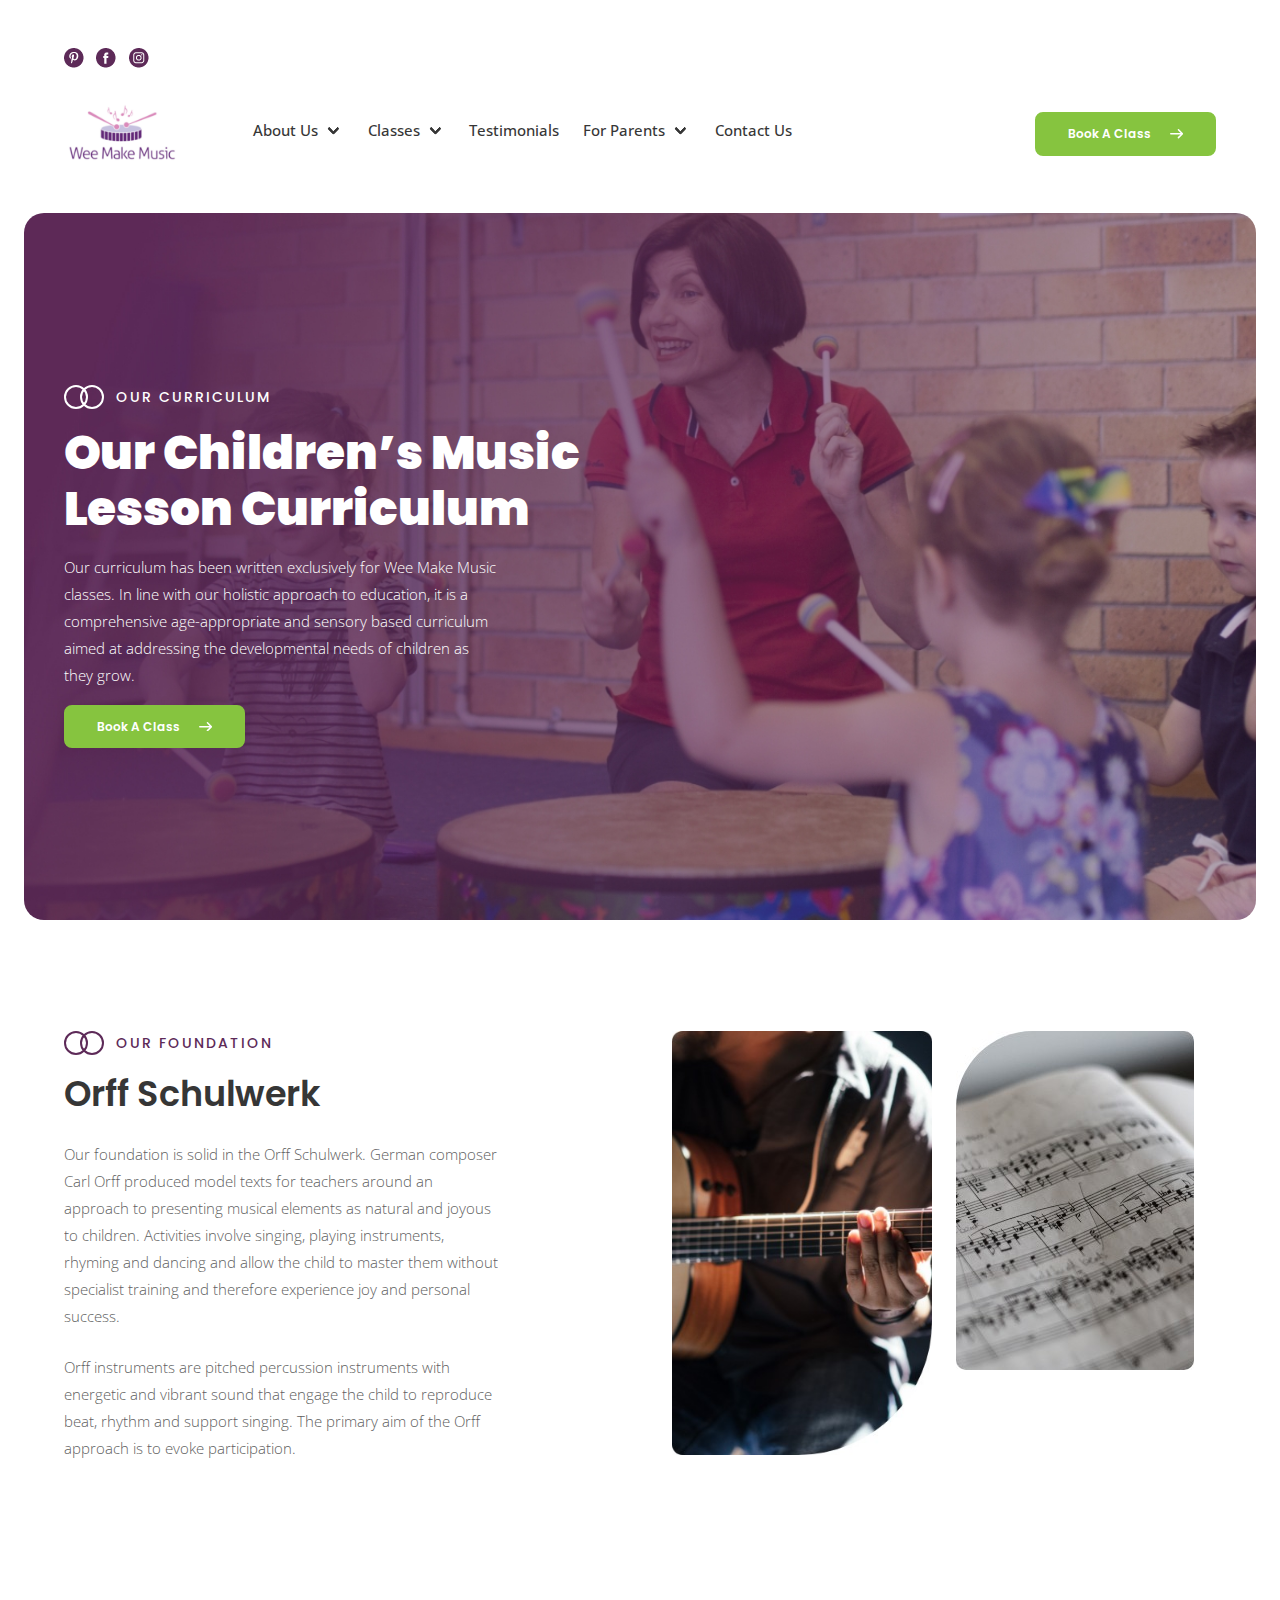
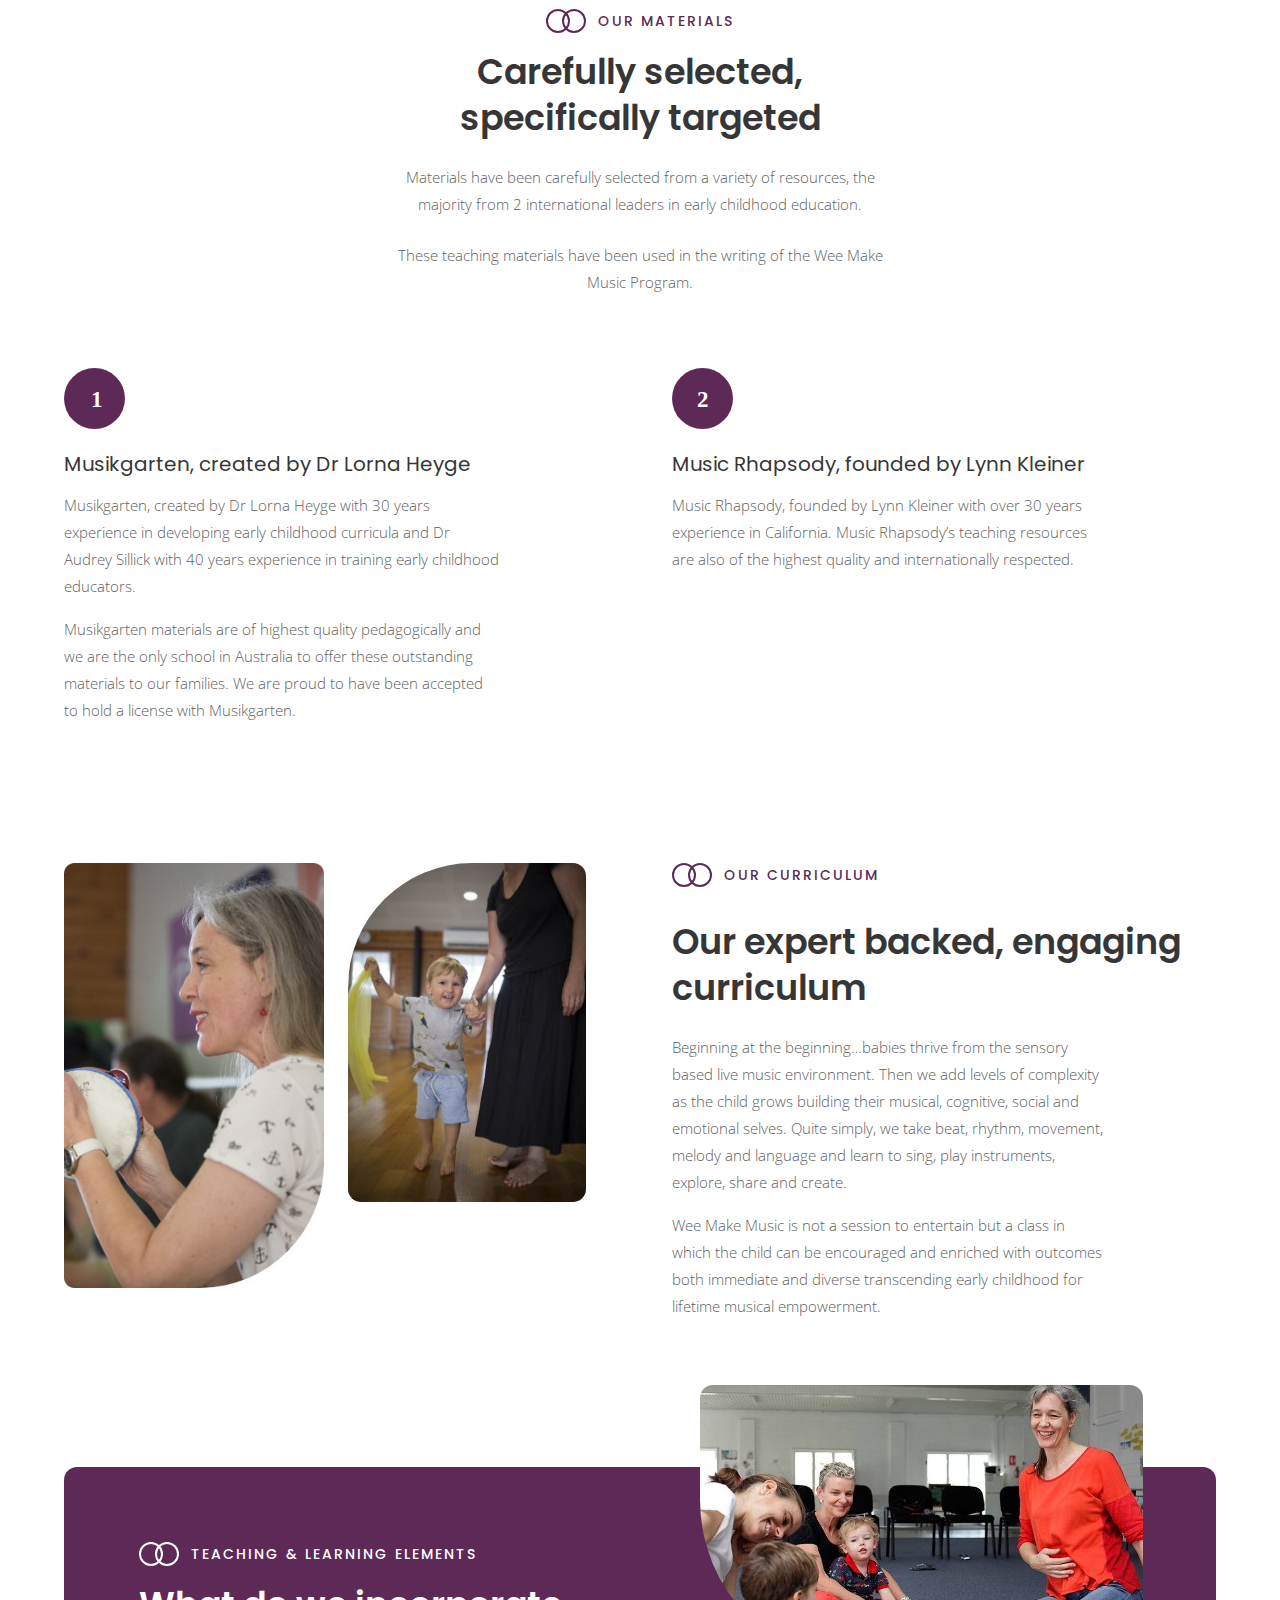
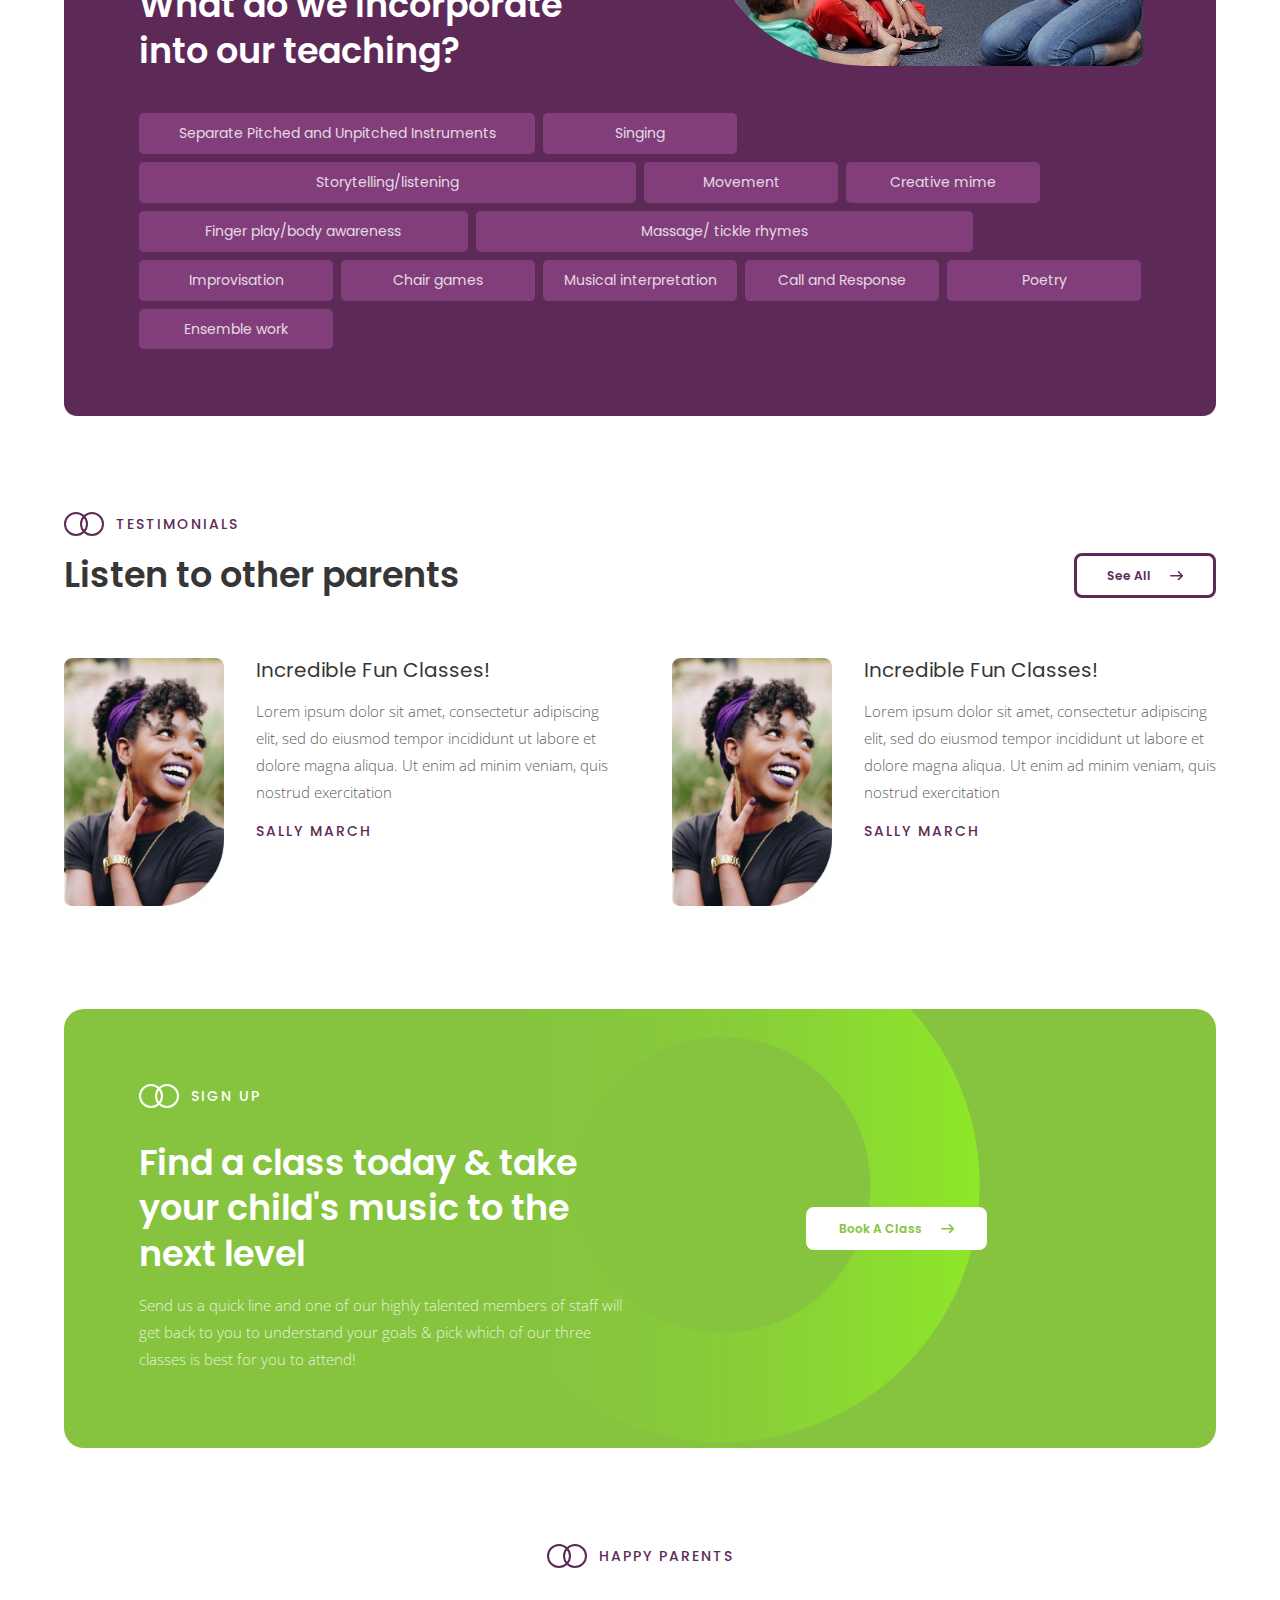
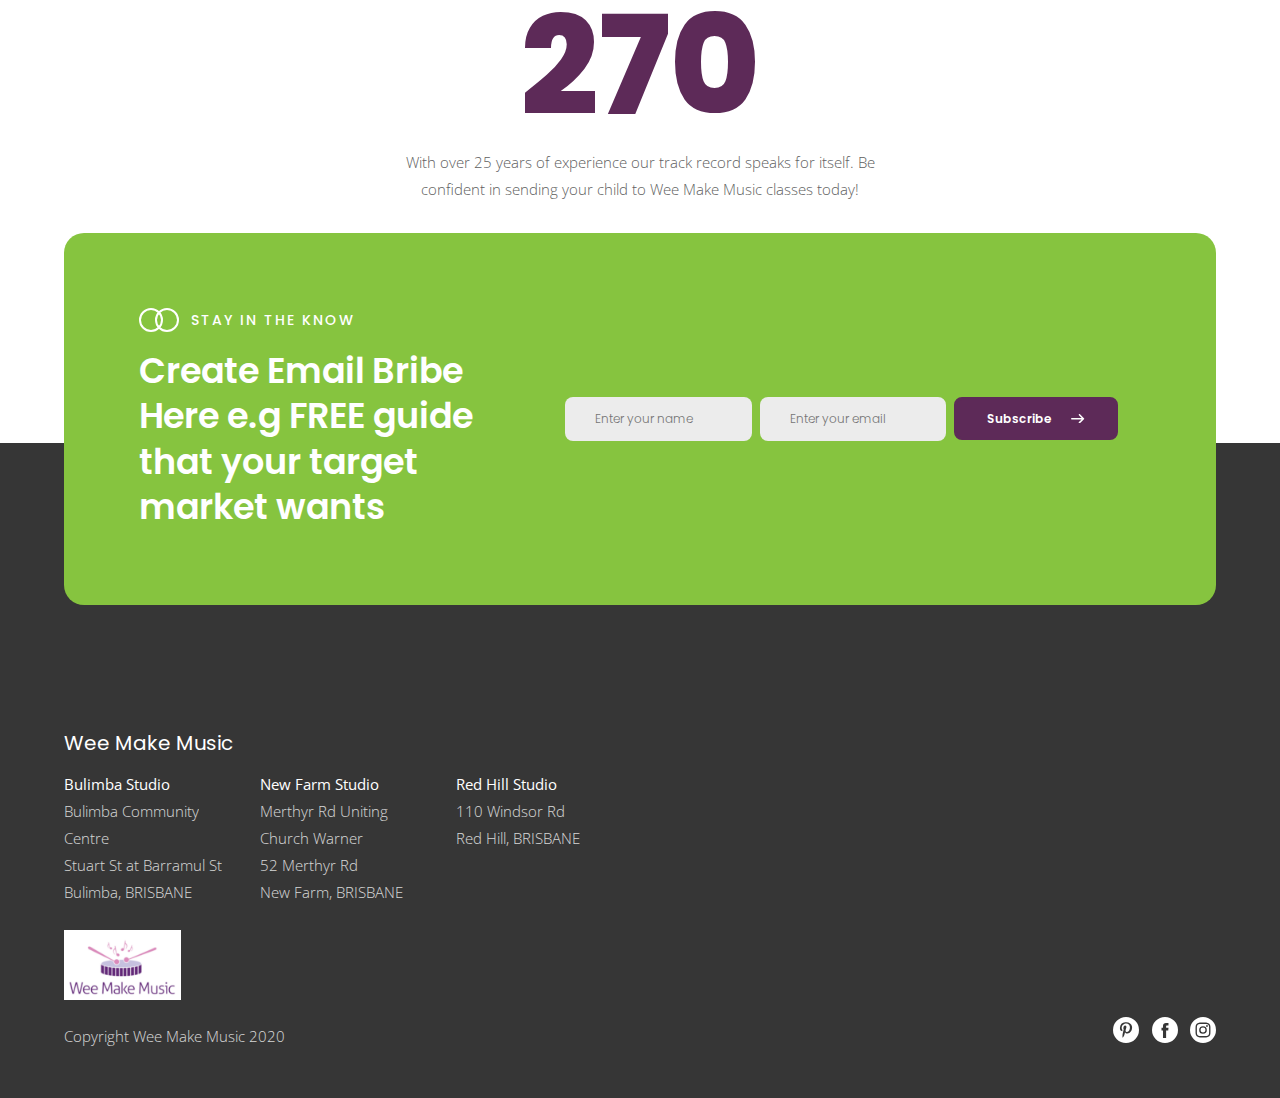
<file: our-curriculum.html>
<!DOCTYPE html>
<html lang="en">
<head>
  <meta charset="UTF-8">
  <meta name="viewport" content="width=device-width, initial-scale=1.0">
  <meta http-equiv="X-UA-Compatible" content="ie=edge">
  <link rel="stylesheet" type="text/css" href="css/bulma.css">
  <link rel="stylesheet" type="text/css" href="css/main.css">
  <link rel="preconnect" href="https://fonts.gstatic.com">
  <link href="https://fonts.googleapis.com/css2?family=Open+Sans:wght@300;400&family=Poppins:wght@300;500;600;700&display=swap" rel="stylesheet">
  <title>Wee Make Music</title>
</head>
<body>
  <section class="section">
    <div class="container">
      <div class="nav-header pb-3">
        <div class="columns">
          <article class="column">
          <a href="#">
            <img src="assets/pinterest.png" alt="The pinterest logo" class="social-favicon mr-2">
          </a>
          <a href="#">
            <img src="assets/facebook.png" alt="The facebook logo" class="social-favicon mr-2">
          </a>
          <a href="#">
            <img src="assets/instagram.png" alt="The instagram logo" class="social-favicon">
          </a>
        </article>
        </div>
      </div>

      <nav class="navbar is-transparent" role="navigation" aria-label="main navigation">
      <div class="navbar-brand is-flex-center">
        <a class="navbar-item" href="index.html">
          <img src="assets/wee-make-music-logo.png" class="logo">
        </a>

        <a role="button" class="navbar-burger burger" aria-label="menu" aria-expanded="false" data-target="navbarBasicExample">
          <span aria-hidden="true"></span>
          <span aria-hidden="true"></span>
          <span aria-hidden="true"></span>
        </a>
      </div>

      <div id="navbarBasicExample" class="navbar-menu is-small-section-padding-mobile">
        <div class="navbar-start pl-6 padding-remove-mobile">
          <div class="navbar-item has-dropdown is-hoverable">
            <a href="#" class="navbar-link nav-link" onclick="showHideDropdown()">
              About Us
            </a>

            <div class="navbar-dropdown" id="navbarDropdown">
              <a href="about.html" class="navbar-item nav-link-sub">
                About Us
              </a>
              <a href="our-curriculum.html" class="navbar-item nav-link-sub">
                Our Curriculum
              </a>
              <a href="our-fees.html" class="navbar-item nav-link-sub">
                Our Fees
              </a>
              <a href="timetables.html" class="navbar-item nav-link-sub">
                Timetables
              </a>
            </div>
          </div>


          <div class="navbar-item has-dropdown is-hoverable">
            <a href="#" class="navbar-link nav-link" onclick="showHideDropdown()">
              Classes
            </a>

            <div class="navbar-dropdown" id="navbarDropdown">
              <a href="service-page.html" class="navbar-item nav-link-sub">
                3-14 Months
              </a>
              <a class="navbar-item nav-link-sub">
                Class 2
              </a>
              <a class="navbar-item nav-link-sub">
                Class 3
              </a>
              <a class="navbar-item nav-link-sub">
                Class 4
              </a>
            </div>
          </div>


          <a href="testimonials.html" class="navbar-item nav-link">
            Testimonials
          </a>

          <div class="navbar-item has-dropdown is-hoverable">
            <a class="navbar-link nav-link" onclick="showHideDropdown()">
              For Parents
            </a>

            <div class="navbar-dropdown" id="navbarDropdown">
              <a href="concert.html" class="navbar-item nav-link-sub">
                Concert
              </a>
              <a href="blog.html" class="navbar-item nav-link-sub">
                Blog
              </a>
              <a href="faq.html" class="navbar-item nav-link-sub">
                FAQs
              </a>
            </div>
          </div>


          <a href="contact.html" class="navbar-item nav-link">
            Contact Us
          </a>
        </div>

        <div class="navbar-end is-flex is-flex-center">
          <div class="navbar-item">
            <div class="buttons">
              <a href="quote.html" class="btn-primary btn-green box-shadow btn-arrow-green">Book A Class <svg xmlns="http://www.w3.org/2000/svg" width="13.202" height="9.418" viewBox="0 0 13.202 9.418" class="ml-4 mt-1px"><path d="M24.856,136.172h0l-3.969-3.95a.76.76,0,0,0-1.072,1.077l2.665,2.652-9.843,0a.76.76,0,0,0,0,1.519l9.843,0-2.665,2.652a.76.76,0,0,0,1.072,1.077l3.969-3.95h0A.76.76,0,0,0,24.856,136.172Z" transform="translate(-11.876 -132)" fill="#fff"/></svg></a>
            </div>
          </div>
        </div>
      </div>
      </nav>
    </div>
  </section>

  <main class="is-relative">
    <section class="section pt-1 padding-remove-mobile padding-remove-tablet">
      <div class="container index-hero-bg about-hero-bg pr-reset-mobile pl-reset-mobile pl-remove-tablet pr-remove-tablet">
      <div class="container">
        <div class="columns pt-10 pb-10 pt-reset-mobile pb-reset-mobile pt-reset-tablet pb-reset-tablet">
          <article class="column pr-6 pr-reset-mobile pl-2rem-tablet pr-reset-tablet ">
            <div class="is-flex is-flex-center">
              <img src="assets/circle-cross.svg" alt="Two crosses intersected" class="circle-cross-img">
            <h1 class="small-pop-header ml-3 text-white">OUR CURRICULUM</h1>
          </div>
          <h2 class="page-header text-white mt-4">Our Children’s Music Lesson Curriculum</h2>
          <p class="text-white mt-4 mb-4 opacity-full width-80 width-100-mobile">Our curriculum has been written exclusively for Wee Make Music classes. In line with our holistic approach to education, it is a comprehensive age-appropriate and sensory based curriculum aimed at addressing the developmental needs of children as they grow.</p>
          <a href="#" class="btn-primary btn-green box-shadow btn-arrow-green is-inline-block">Book A Class <svg xmlns="http://www.w3.org/2000/svg" width="13.202" height="9.418" viewBox="0 0 13.202 9.418" class="ml-4 mt-1px"><path d="M24.856,136.172h0l-3.969-3.95a.76.76,0,0,0-1.072,1.077l2.665,2.652-9.843,0a.76.76,0,0,0,0,1.519l9.843,0-2.665,2.652a.76.76,0,0,0,1.072,1.077l3.969-3.95h0A.76.76,0,0,0,24.856,136.172Z" transform="translate(-11.876 -132)" fill="#fff"/></svg></a>
        </article>
        <article class="column is-flex is-flex-end-center">
        </article>
      </div>
    </div>
    </div>
  </section>

  <section class="section is-padding-large">
    <div class="container is-small-container">
      <div class="columns is-variable is-8">
        <article class="column">
          <div class="is-flex is-flex-center">
            <img src="assets/cross-circle-purple.svg" alt="Two crosses intersected" class="circle-cross-img">
            <h3 class="small-pop-header ml-3 text-purple">OUR FOUNDATION</h3>
          </div>
          <h4 class="section-header mt-4 mb-5">Orff Schulwerk</h4>
          <p class="width-80 mb-5 width-100-mobile width-100-tablet">Our foundation is solid in the Orff Schulwerk. German composer Carl Orff produced model texts for teachers around an approach to presenting musical elements as natural and joyous to children. Activities involve singing, playing instruments, rhyming and dancing and allow the child to master them without specialist training and therefore experience joy and personal success.</p>
          <p class="width-80 mb-5 width-100-mobile width-100-tablet">Orff instruments are pitched percussion instruments with energetic and vibrant sound that engage the child to reproduce beat, rhythm and support singing. The primary aim of the Orff approach is to evoke participation.</p>
        </article>
        <article class="column">
          <div class="columns is-variable is-3-desktop is-2-mobile is-mobile">
            <article class="column">
              <img src="assets/guitar.jpg" alt="A woman holding a guitar">
            </article>
            <article class="column ">
              <img src="assets/sheet-music.jpg" alt="Sheet music">
            </article>
          </div>
          <div>
          </div>
        </article>
      </div>
    </div>
  </section>

  <section class="section">
    <div class="container is-500-container pb-6">
      <div class="is-flex is-flex-justify-center">
        <img src="assets/cross-circle-purple.svg" alt="Two crosses intersected" class="circle-cross-img">
        <h3 class="small-pop-header ml-3 text-purple">OUR MATERIALS</h3>
      </div>
      <h4 class="section-header mt-4 mb-5 text-center">Carefully selected, specifically targeted</h4>
      <p class="mb-5 text-center">Materials have been carefully selected from a variety of resources, the majority from 2 international leaders in early childhood education.</p>
      <p class="mb-5 text-center">These teaching materials have been used in the writing of the Wee Make Music Program.</p>
    </div>
    <div class="container is-small-container">
      <div class="columns is-variable is-8">
        <article class="column">
          <img src="assets/1.svg" alt="A number 1">
          <h4 class="sub-section-header my-4">Musikgarten, created by Dr Lorna Heyge</h4>
          <p class="width-80 mb-4 width-100-mobile width-100-tablet">Musikgarten, created by Dr Lorna Heyge with 30 years experience in developing early childhood curricula and Dr Audrey Sillick with 40 years experience in training early childhood educators.</p>
          <p class="width-80 mb-4 width-100-mobile width-100-tablet">Musikgarten materials are of highest quality pedagogically and we are the only school in Australia to offer these outstanding materials to our families. We are proud to have been accepted to hold a license with Musikgarten.</p>
        </article>
        <article class="column">
          <img src="assets/2.svg" alt="A number 2">
          <h4 class="sub-section-header my-4">Music Rhapsody, founded by Lynn Kleiner</h4>
          <p class="width-80 mb-4 width-100-mobile width-100-tablet">Music Rhapsody, founded by Lynn Kleiner with over 30 years experience in California. Music Rhapsody’s teaching resources are also of the highest quality and internationally respected.</p>
        </article>
      </div>
    </div>
  </section>

  <section class="section is-padding-large">
    <div class="container is-small-container">
      <div class="columns is-variable is-8">
        <article class="column">
          <div class="columns is-variable is-3-desktop is-2-mobile is-mobile">
            <article class="column">
              <img src="assets/00040.jpg" alt="A woman playing the tambourine">
            </article>
            <article class="column ">
              <img src="assets/00142.jpg" alt="A woman holding a childs hand">
            </article>
          </div>
        </article>
        <article class="column">
          <div class="is-flex is-flex-center pb-4">
            <img src="assets/cross-circle-purple.svg" alt="Two crosses intersected" class="circle-cross-img">
            <h3 class="small-pop-header ml-3 text-purple">OUR CURRICULUM</h3>
          </div>
          <h4 class="section-header mt-4 mb-5">Our expert backed, engaging curriculum</h4>
          <p class="width-80 width-100-mobile mb-4 width-100-tablet">Beginning at the beginning…babies thrive from the sensory based live music environment. Then we add levels of complexity as the child grows building their musical, cognitive, social and emotional selves. Quite simply, we take beat, rhythm, movement, melody and language and learn to sing, play instruments, explore, share and create.</p>
          <p class="width-80 mb-5 width-100-mobile width-100-tablet">Wee Make Music is not a session to entertain but a class in which the child can be encouraged and enriched with outcomes both immediate and diverse transcending early childhood for lifetime musical empowerment.</p>
        </article>
      </div>
    </div>
  </section>

  <section class="section">
    <div class="container is-small-container">
        <div class="purple-bg is-padding-75px br-13 padding-reset-mobile">
          <div class="columns is-variable is-8">
            <article class="column">
              <div class="is-flex is-flex-center pb-4">
                <img src="assets/circle-cross.svg" alt="Two crosses intersected" class="circle-cross-img">
                <h3 class="small-pop-header ml-3 text-white">Teaching & Learning Elements</h3>
              </div>
              <h4 class="section-header text-white mb-5">What do we incorporate into our teaching?</h4>
            </article>
            <article class="column is-relative is-hidden-mobile">
              <div class="outerlap-image-container">
                <img src="assets/8662-ol.jpg" alt="A woman teaching children" class="outerlap-img">
              </div>
            </article>
          </div>
        <div class="columns is-variable is-1 is-multiline">
          <article class="column is-two-fifths-desktop column-y-reset is-full-tablet">
            <div class="purple-light-bg br-5 p-3 text-center">
              <p class="text-white pill-text">Separate Pitched and Unpitched Instruments</p>
            </div>
          </article>
          <article class="column is-one-fifth-desktop column-y-reset is-half-tablet">
            <div class="purple-light-bg br-5 p-3 text-center">
              <p class="text-white pill-text">Singing</p>
            </div>
          </article>
          <article class="column column-y-reset is-half-tablet">
            <div class="purple-light-bg br-5 p-3 text-center">
              <p class="text-white pill-text">Storytelling/listening</p>
            </div>
          </article>
          <article class="column is-one-fifth-desktop column-y-reset is-half-tablet">
            <div class="purple-light-bg br-5 p-3 text-center">
              <p class="text-white pill-text">Movement</p>
            </div>
          </article>
          <article class="column is-one-fifth-desktop column-y-reset is-half-tablet">
            <div class="purple-light-bg br-5 p-3 text-center">
              <p class="text-white pill-text">Creative mime</p>
            </div>
          </article>
          <article class="column is-one-third-desktop column-y-reset is-half-tablet">
            <div class="purple-light-bg br-5 p-3 text-center">
              <p class="text-white pill-text">Finger play/body awareness</p>
            </div>
          </article>
          <article class="column column-y-reset is-half-tablet">
            <div class="purple-light-bg br-5 p-3 text-center">
              <p class="text-white pill-text">Massage/ tickle rhymes</p>
            </div>
          </article>
          <article class="column is-one-fifth-desktop column-y-reset is-half-tablet">
            <div class="purple-light-bg br-5 p-3 text-center">
              <p class="text-white pill-text">Improvisation</p>
            </div>
          </article>
          <article class="column is-one-fifth-desktop column-y-reset is-half-tablet">
            <div class="purple-light-bg br-5 p-3 text-center">
              <p class="text-white pill-text">Chair games</p>
            </div>
          </article>
          <article class="column is-one-fifth-desktop column-y-reset is-half-tablet">
            <div class="purple-light-bg br-5 p-3 text-center">
              <p class="text-white pill-text">Musical interpretation</p>
            </div>
          </article>
          <article class="column is-one-fifth-desktop column-y-reset is-half-tablet">
            <div class="purple-light-bg br-5 p-3 text-center">
              <p class="text-white pill-text">Call and Response</p>
            </div>
          </article>
          <article class="column is-one-fifth-desktop column-y-reset is-half-tablet">
            <div class="purple-light-bg br-5 p-3 text-center">
              <p class="text-white pill-text">Poetry</p>
            </div>
          </article>
          <article class="column is-one-fifth-desktop column-y-reset is-half-tablet">
            <div class="purple-light-bg br-5 p-3 text-center">
              <p class="text-white pill-text">Ensemble work</p>
            </div>
          </article>
        </div>
        </div>
      </div>
  </section>

  <section class="section">
    <div class="container is-small-container">
      <div class="columns mb-6">
        <article class="column is-four-fifths-desktop is-half-tablet">
          <div class="is-flex is-flex-center pb-4">
            <img src="assets/cross-circle-purple.svg" alt="Two crosses intersected" class="circle-cross-img">
            <h3 class="small-pop-header ml-3 text-purple">TESTIMONIALS</h3>
          </div>
          <h4 class="section-header">Listen to other parents</h4>
        </article>
        <article class="column is-flex is-flex-end-bottom">
          <div class="width-100-mobile">
            <a href="testimonials.html" class="btn-secondary btn-purple-secondary box-shadow btn-arrow-purple-secondary is-inline-block btn-mobile-full-width">See All <svg xmlns="http://www.w3.org/2000/svg" width="13.202" height="9.418" viewBox="0 0 13.202 9.418" class="ml-4 mt-1px"><path d="M24.856,136.172h0l-3.969-3.95a.76.76,0,0,0-1.072,1.077l2.665,2.652-9.843,0a.76.76,0,0,0,0,1.519l9.843,0-2.665,2.652a.76.76,0,0,0,1.072,1.077l3.969-3.95h0A.76.76,0,0,0,24.856,136.172Z" transform="translate(-11.876 -132)" fill="#5d2a58"/></svg></a>
          </div>
        </article>
      </div>
    </div>
    <div class="container is-small-container">
      <div class="columns is-variable is-8">
        <article class="column">
          <div class="columns is-variable is-4-desktop is-2-mobile is-mobile">
            <article class="column is-one-third">
              <img src="assets/test-1.jpg" alt="A woman smiling">
            </article>
            <article class="column">
              <h5 class="sub-section-header">Incredible Fun Classes!</h5>
              <p class="my-4">Lorem ipsum dolor sit amet, consectetur adipiscing elit, sed do eiusmod tempor incididunt ut labore et dolore magna aliqua. Ut enim ad minim veniam, quis nostrud exercitation</p>
              <p class="small-pop-header opacity-full text-purple">SALLY MARCH</p>
            </article>
          </div>
        </article>
        <article class="column">
          <div class="columns is-variable is-4-desktop is-2-mobile is-mobile">
            <article class="column is-one-third">
              <img src="assets/test-1.jpg" alt="A woman smiling">
            </article>
            <article class="column">
              <h5 class="sub-section-header">Incredible Fun Classes!</h5>
              <p class="my-4">Lorem ipsum dolor sit amet, consectetur adipiscing elit, sed do eiusmod tempor incididunt ut labore et dolore magna aliqua. Ut enim ad minim veniam, quis nostrud exercitation</p>
              <p class="small-pop-header opacity-full text-purple">SALLY MARCH</p>
            </article>
          </div>
        </article>
      </div>
    </div>
  </section>

  <section class="section">
    <div class="container green-with-cutout-bg is-small-container">
      <div class="padding-uniform is-padding-75px padding-reset-mobile">
        <div class="columns">
          <article class="column">
            <div class="is-flex is-flex-center pb-4">
              <img src="assets/circle-cross.svg" alt="Two crosses intersected" class="circle-cross-img">
              <h3 class="small-pop-header ml-3 text-white">SIGN UP</h3>
            </div>
            <h4 class="section-header text-white my-4">Find a class today & take your child's music to the next level</h4>
            <p class="text-white">Send us a quick line and one of our highly talented members of staff will get back to you to understand your goals & pick which of our three classes is best for you to attend!</p>
          </article>
          <article class="column is-flex is-flex-justify-center">
            <div class="width-100-mobile">
              <a href="#" class="btn-primary btn-white-g box-shadow btn-arrow-green-secondary is-inline-block btn-mobile-full-width">Book A Class <svg xmlns="http://www.w3.org/2000/svg" width="13.202" height="9.418" viewBox="0 0 13.202 9.418" class="ml-4 mt-1px"><path d="M24.856,136.172h0l-3.969-3.95a.76.76,0,0,0-1.072,1.077l2.665,2.652-9.843,0a.76.76,0,0,0,0,1.519l9.843,0-2.665,2.652a.76.76,0,0,0,1.072,1.077l3.969-3.95h0A.76.76,0,0,0,24.856,136.172Z" transform="translate(-11.876 -132)" fill="#5d2a58"/></svg></a>
            </div>
          </article>
        </div>
      </div>
    </div>
  </section>


  <section class="section pb-15">
    <div class="container is-500-container">
      <div>
        <div class="is-flex is-flex-justify-center pb-4">
          <img src="assets/cross-circle-purple.svg" alt="Two crosses intersected" class="circle-cross-img">
          <h3 class="small-pop-header ml-3 text-purple">HAPPY PARENTS</h3>
        </div>
        <p class="opacity-full happy-parents-number text-center">270</p>
        <p class="text-center">With over 25 years of experience our track record speaks for itself. Be confident in sending your child to Wee Make Music classes today!</p>
      </div>
    </div>
  </section>

  <section class="overlap-container section-padding-reset-mobile section-padding-reset-tablet">
    <div class="container br-20 green-bg">
      <div class="is-padding-75px padding-reset-mobile">
        <div class="columns is-variable is-8 is-flex-column-tablet">
          <article class="column">
            <div class="is-flex is-flex-center pb-4">
              <img src="assets/circle-cross.svg" alt="Two crosses intersected" class="circle-cross-img">
              <h3 class="small-pop-header ml-3 text-white">STAY IN THE KNOW</h3>
            </div>
            <h4 class="section-header text-white">Create Email Bribe Here e.g FREE guide that your target market wants</h4>
          </article>
          <article class="column is-three-fifths-desktop is-full-tablet is-flex is-flex-justify-center">
            <form action="" class="std-form">
              <div class="columns is-variable is-1">
                <article class="column">
                  <input type="text" placeholder="Enter your name">
                </article>
                <article class="column">
                  <input type="text" placeholder="Enter your email">
                </article>
                <article class="column">
                  <a href="#" class="btn-primary btn-purple box-shadow btn-arrow-purple is-inline-block">Subscribe <svg xmlns="http://www.w3.org/2000/svg" width="13.202" height="9.418" viewBox="0 0 13.202 9.418" class="ml-4 mt-1px"><path d="M24.856,136.172h0l-3.969-3.95a.76.76,0,0,0-1.072,1.077l2.665,2.652-9.843,0a.76.76,0,0,0,0,1.519l9.843,0-2.665,2.652a.76.76,0,0,0,1.072,1.077l3.969-3.95h0A.76.76,0,0,0,24.856,136.172Z" transform="translate(-11.876 -132)" fill="#fff"/></svg></a>
                </article>
              </div>
            <form>
          </article>
        </div>
      </div>
    </div>
  </section>
</main>

<footer class="section">
  <div class="container">
    <div class="columns pt-15">
      <article class="column">
        <h4 class="sub-section-header text-white mb-4">Wee Make Music</h4>
        <div class="columns">
          <article class="column">
            <p class="opacity-full text-white"><b>Bulimba Studio</b></p>
            <p class="text-white">Bulimba Community Centre</p>
            <p class="text-white">Stuart St at Barramul St</p>
            <p class="text-white">Bulimba, BRISBANE</p>
          </article>
          <article class="column">
            <p class="opacity-full text-white"><b>New Farm Studio</b></p>
            <p class="text-white">Merthyr Rd Uniting Church Warner</p>
            <p class="text-white">52 Merthyr Rd</p>
            <p class="text-white">New Farm, BRISBANE</p>
          </article>
          <article class="column">
            <p class="opacity-full text-white"><b>Red Hill Studio</b></p>
            <p class="text-white">110 Windsor Rd</p>
            <p class="text-white">Red Hill, BRISBANE</p>
          </article>
        </div>
        <img src="assets/wee-make-music-logo.png" class="logo mb-4">
        <p class="text-white">Copyright Wee Make Music 2020</p>
      </article>
      <article class="column is-flex is-flex-end-bottom">
        <div class="columns">
          <article class="column">
          <a href="#">
            <img src="assets/pinterest-white.svg" alt="The pinterest logo" class="social-favicon mr-2">
          </a>
          <a href="#">
            <img src="assets/facebook-white.svg" alt="The facebook logo" class="social-favicon mr-2">
          </a>
          <a href="#">
            <img src="assets/instagram-white.svg" alt="The instagram logo" class="social-favicon">
          </a>
        </article>
        </div>
      </article>
    </div>
  </div>
</footer>



<script type="text/javascript" src="js/main.js"></script>
</body>
</html>
</file>
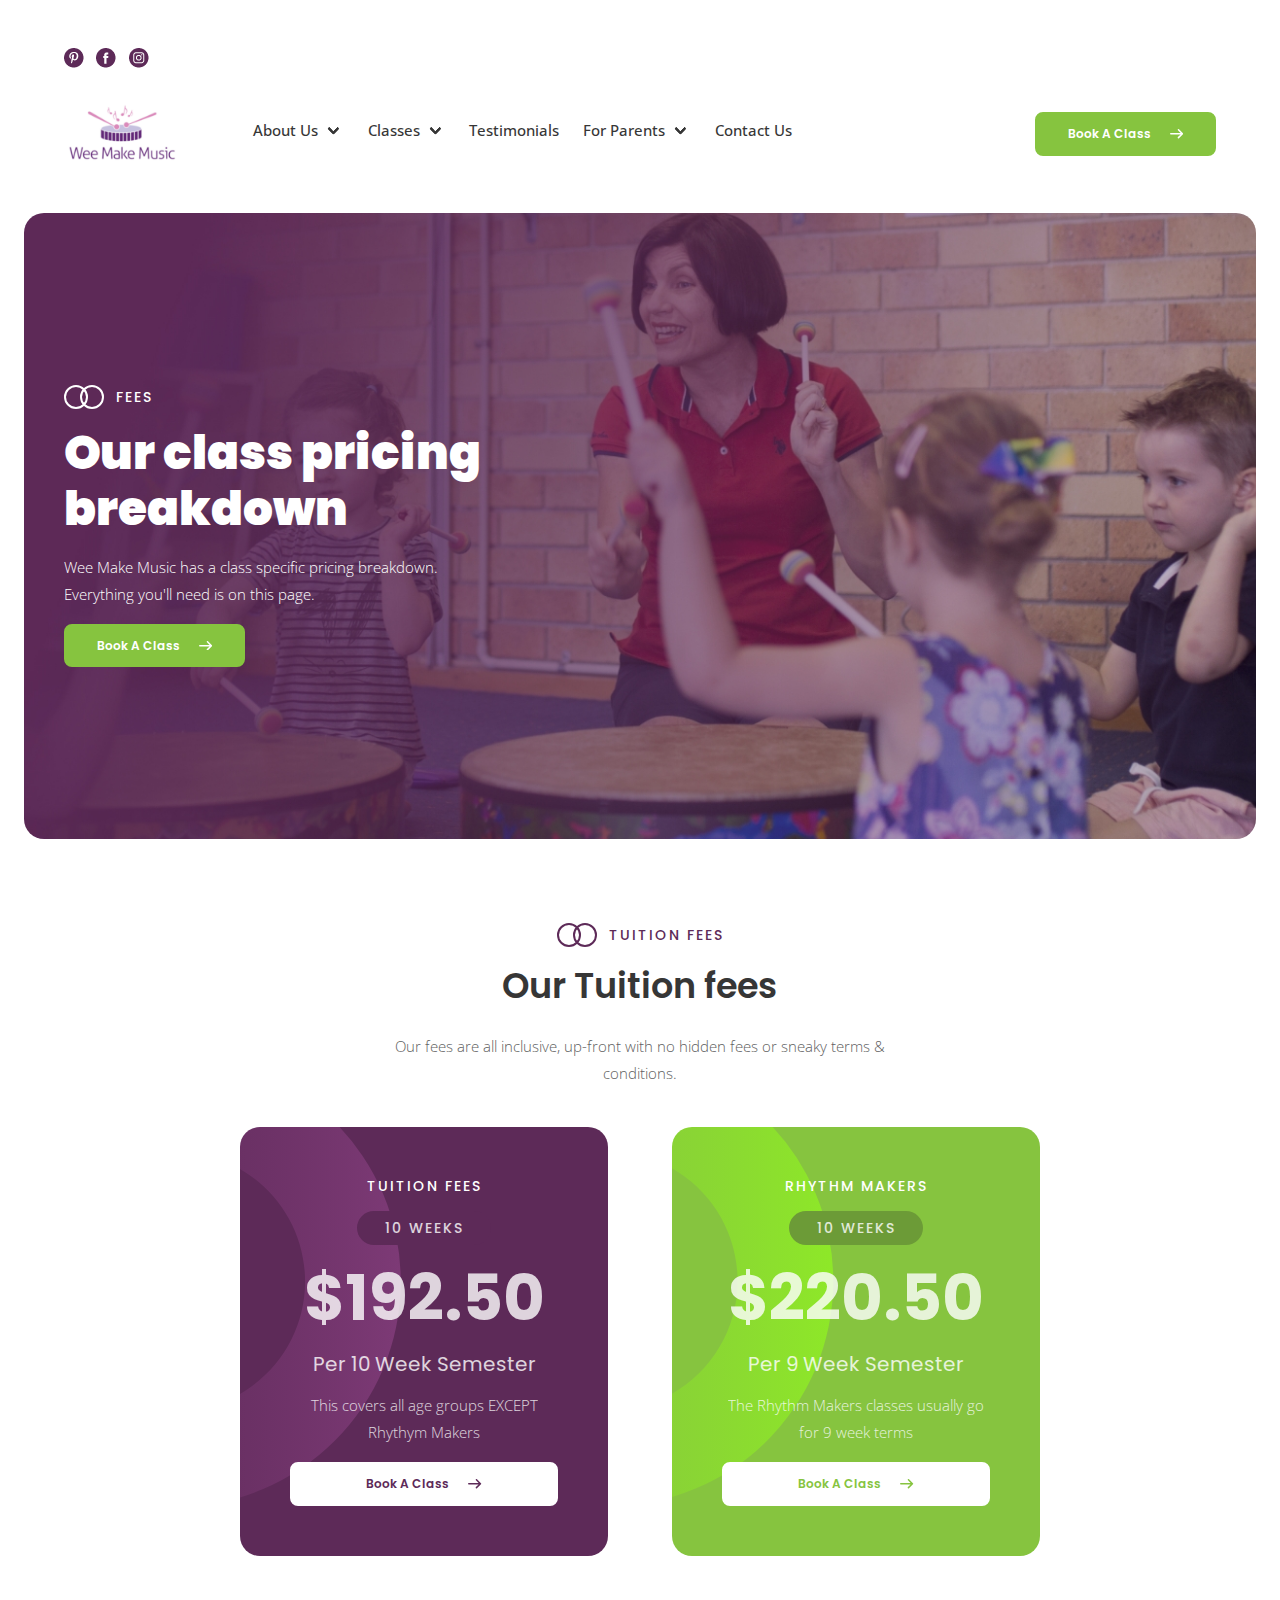
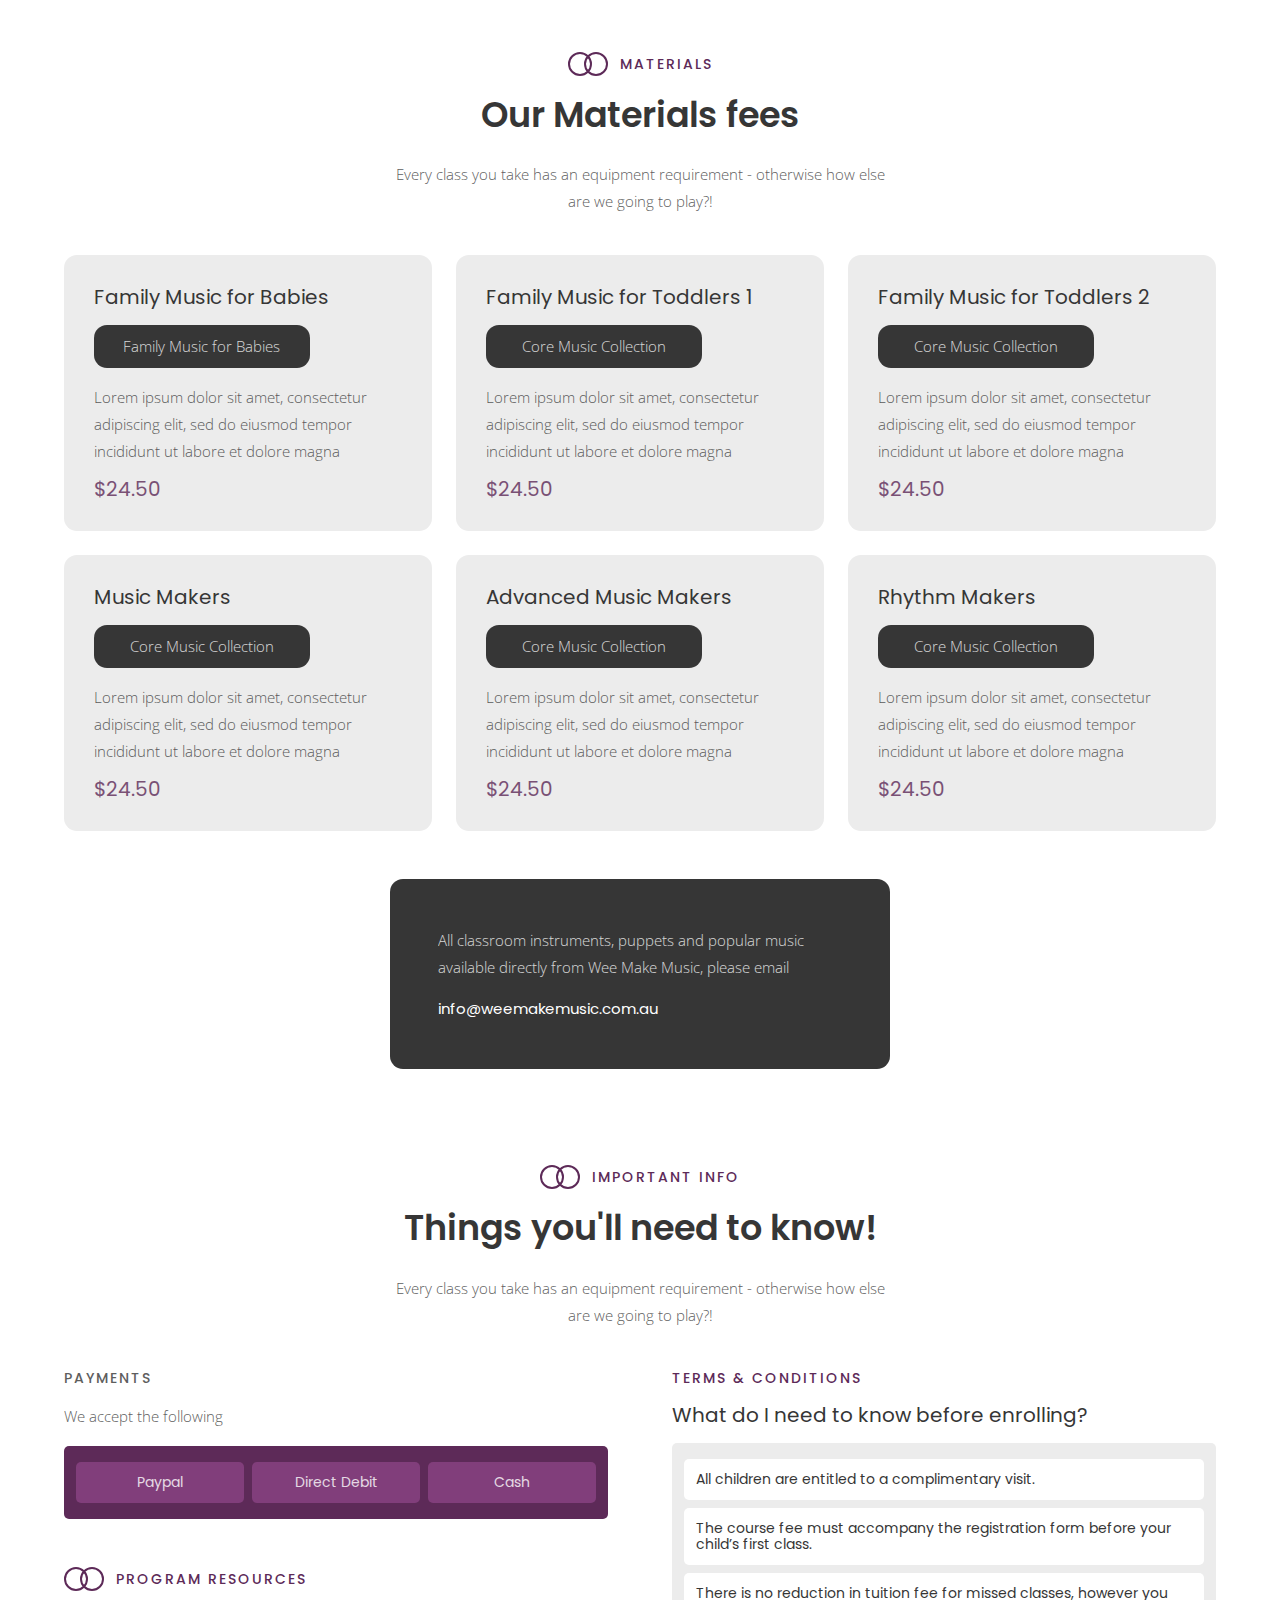
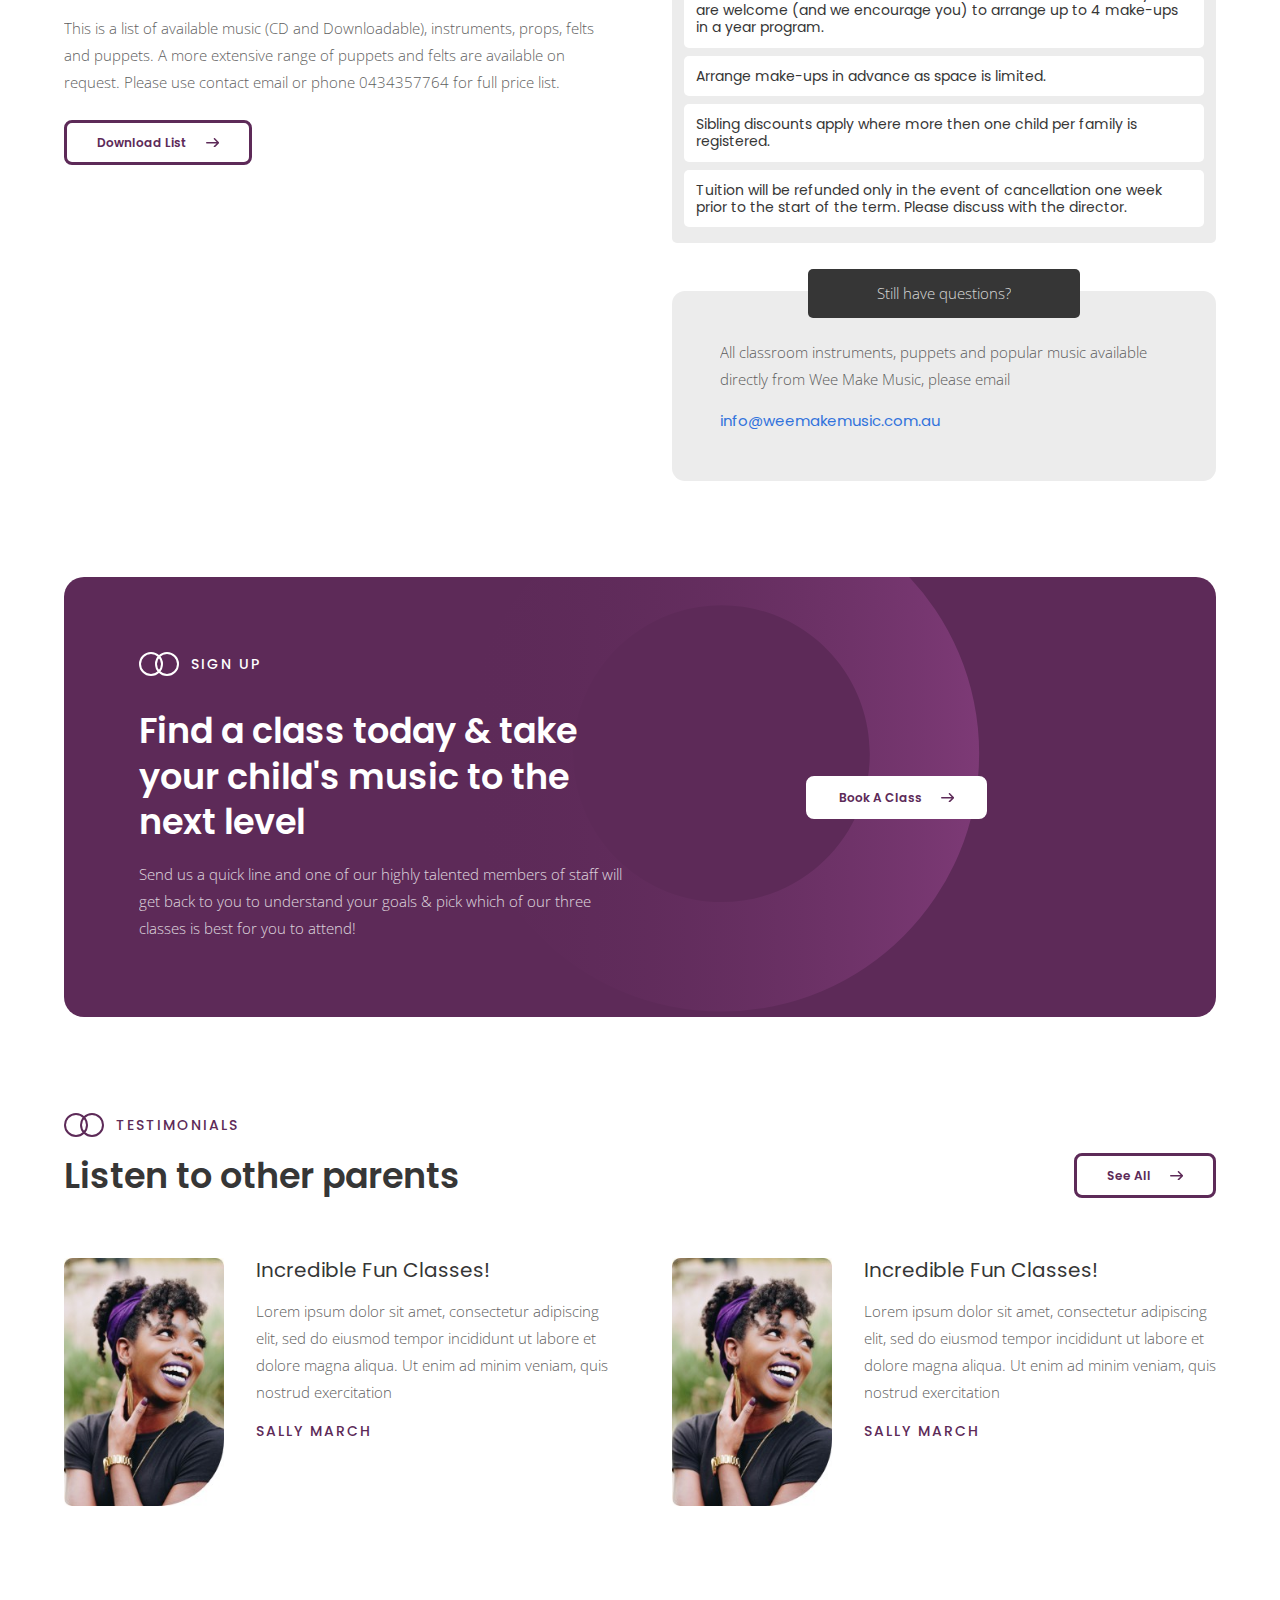
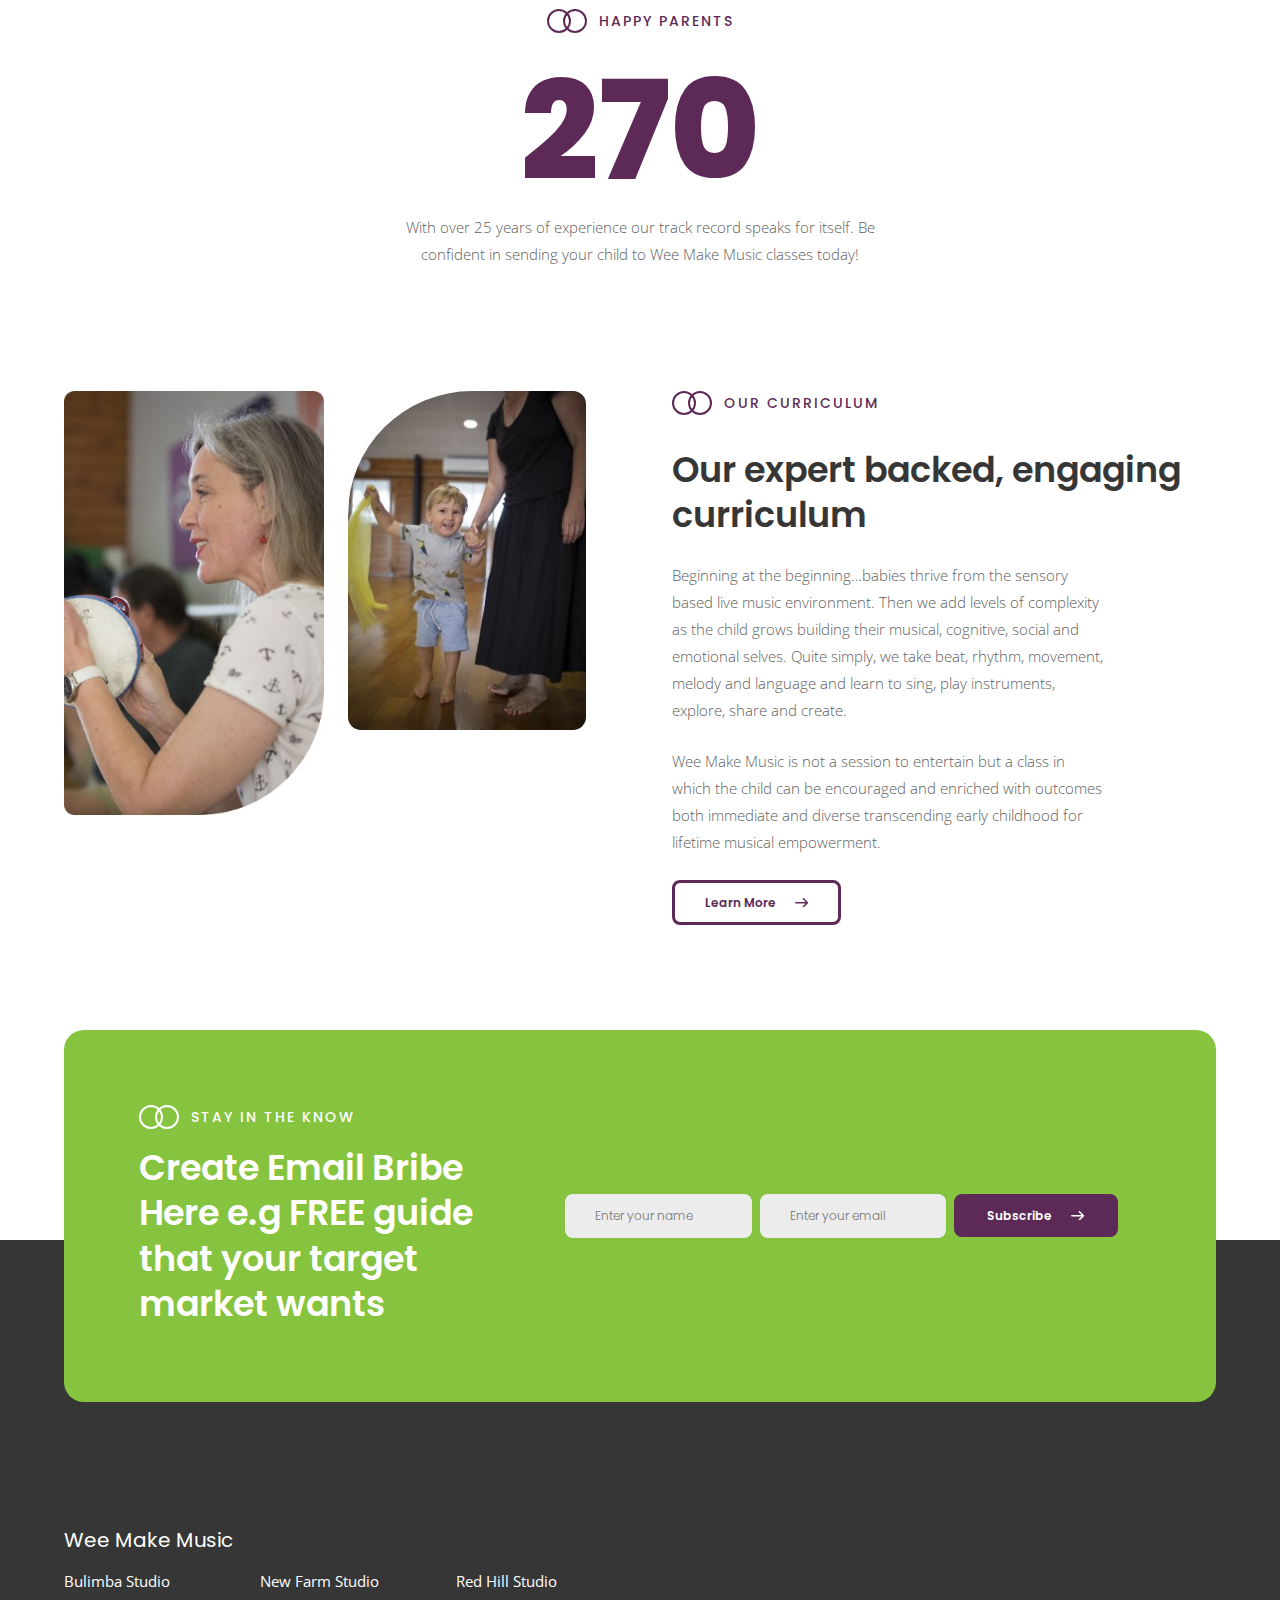
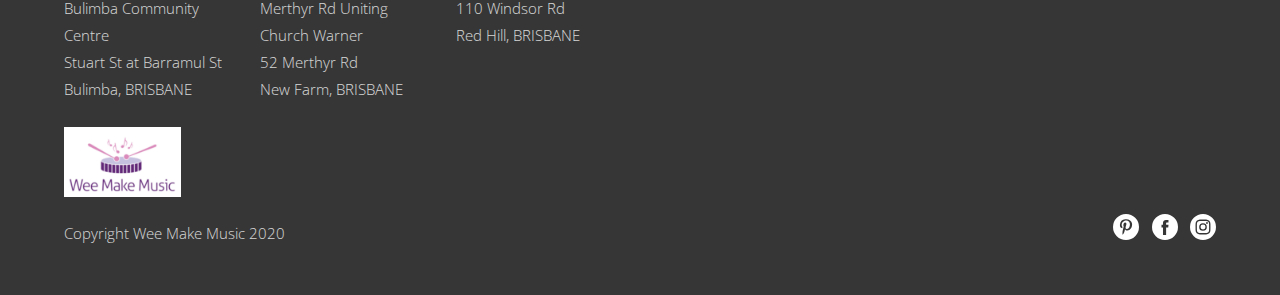
<file: our-fees.html>
<!DOCTYPE html>
<html lang="en">
<head>
  <meta charset="UTF-8">
  <meta name="viewport" content="width=device-width, initial-scale=1.0">
  <meta http-equiv="X-UA-Compatible" content="ie=edge">
  <link rel="stylesheet" type="text/css" href="css/bulma.css">
  <link rel="stylesheet" type="text/css" href="css/main.css">
  <link rel="preconnect" href="https://fonts.gstatic.com">
  <link href="https://fonts.googleapis.com/css2?family=Open+Sans:wght@300;400&family=Poppins:wght@300;500;600;700&display=swap" rel="stylesheet">
  <title>Wee Make Music</title>
</head>
<body>
  <section class="section">
    <div class="container">
      <div class="nav-header pb-3">
        <div class="columns">
          <article class="column">
          <a href="#">
            <img src="assets/pinterest.png" alt="The pinterest logo" class="social-favicon mr-2">
          </a>
          <a href="#">
            <img src="assets/facebook.png" alt="The facebook logo" class="social-favicon mr-2">
          </a>
          <a href="#">
            <img src="assets/instagram.png" alt="The instagram logo" class="social-favicon">
          </a>
        </article>
        </div>
      </div>

      <nav class="navbar is-transparent" role="navigation" aria-label="main navigation">
      <div class="navbar-brand is-flex-center">
        <a class="navbar-item" href="index.html">
          <img src="assets/wee-make-music-logo.png" class="logo">
        </a>

        <a role="button" class="navbar-burger burger" aria-label="menu" aria-expanded="false" data-target="navbarBasicExample">
          <span aria-hidden="true"></span>
          <span aria-hidden="true"></span>
          <span aria-hidden="true"></span>
        </a>
      </div>

      <div id="navbarBasicExample" class="navbar-menu is-small-section-padding-mobile">
        <div class="navbar-start pl-6 padding-remove-mobile">
          <div class="navbar-item has-dropdown is-hoverable">
            <a href="#" class="navbar-link nav-link" onclick="showHideDropdown()">
              About Us
            </a>

            <div class="navbar-dropdown" id="navbarDropdown">
              <a href="about.html" class="navbar-item nav-link-sub">
                About Us
              </a>
              <a href="our-curriculum.html" class="navbar-item nav-link-sub">
                Our Curriculum
              </a>
              <a href="our-fees.html" class="navbar-item nav-link-sub">
                Our Fees
              </a>
              <a href="timetables.html" class="navbar-item nav-link-sub">
                Timetables
              </a>
            </div>
          </div>


          <div class="navbar-item has-dropdown is-hoverable">
            <a href="#" class="navbar-link nav-link" onclick="showHideDropdown()">
              Classes
            </a>

            <div class="navbar-dropdown" id="navbarDropdown">
              <a href="service-page.html" class="navbar-item nav-link-sub">
                3-14 Months
              </a>
              <a class="navbar-item nav-link-sub">
                Class 2
              </a>
              <a class="navbar-item nav-link-sub">
                Class 3
              </a>
              <a class="navbar-item nav-link-sub">
                Class 4
              </a>
            </div>
          </div>


          <a href="testimonials.html" class="navbar-item nav-link">
            Testimonials
          </a>

          <div class="navbar-item has-dropdown is-hoverable">
            <a class="navbar-link nav-link" onclick="showHideDropdown()">
              For Parents
            </a>

            <div class="navbar-dropdown" id="navbarDropdown">
              <a href="concert.html" class="navbar-item nav-link-sub">
                Concert
              </a>
              <a href="blog.html" class="navbar-item nav-link-sub">
                Blog
              </a>
              <a href="faq.html" class="navbar-item nav-link-sub">
                FAQs
              </a>
            </div>
          </div>


          <a href="contact.html" class="navbar-item nav-link">
            Contact Us
          </a>
        </div>

        <div class="navbar-end is-flex is-flex-center">
          <div class="navbar-item">
            <div class="buttons">
              <a href="quote.html" class="btn-primary btn-green box-shadow btn-arrow-green">Book A Class <svg xmlns="http://www.w3.org/2000/svg" width="13.202" height="9.418" viewBox="0 0 13.202 9.418" class="ml-4 mt-1px"><path d="M24.856,136.172h0l-3.969-3.95a.76.76,0,0,0-1.072,1.077l2.665,2.652-9.843,0a.76.76,0,0,0,0,1.519l9.843,0-2.665,2.652a.76.76,0,0,0,1.072,1.077l3.969-3.95h0A.76.76,0,0,0,24.856,136.172Z" transform="translate(-11.876 -132)" fill="#fff"/></svg></a>
            </div>
          </div>
        </div>
      </div>
      </nav>
    </div>
  </section>

  <main class="is-relative">
    <section class="section pt-1 padding-remove-mobile padding-remove-tablet">
      <div class="container index-hero-bg about-hero-bg pr-reset-mobile pl-reset-mobile pl-remove-tablet pr-remove-tablet">
      <div class="container">
        <div class="columns pt-10 pb-10 pt-reset-mobile pb-reset-mobile pt-reset-tablet pb-reset-tablet">
          <article class="column pr-6 pr-reset-mobile pl-2rem-tablet pr-reset-tablet ">
            <div class="is-flex is-flex-center">
              <img src="assets/circle-cross.svg" alt="Two crosses intersected" class="circle-cross-img">
            <h1 class="small-pop-header ml-3 text-white">FEES</h1>
          </div>
          <h2 class="page-header text-white mt-4">Our class pricing breakdown</h2>
          <p class="text-white mt-4 mb-4 opacity-full width-80">Wee Make Music has a class specific pricing breakdown. Everything you'll need is on this page.</p>
          <a href="#" class="btn-primary btn-green box-shadow btn-arrow-green is-inline-block">Book A Class <svg xmlns="http://www.w3.org/2000/svg" width="13.202" height="9.418" viewBox="0 0 13.202 9.418" class="ml-4 mt-1px"><path d="M24.856,136.172h0l-3.969-3.95a.76.76,0,0,0-1.072,1.077l2.665,2.652-9.843,0a.76.76,0,0,0,0,1.519l9.843,0-2.665,2.652a.76.76,0,0,0,1.072,1.077l3.969-3.95h0A.76.76,0,0,0,24.856,136.172Z" transform="translate(-11.876 -132)" fill="#fff"/></svg></a>
        </article>
        <article class="column is-flex is-flex-end-center">
        </article>
      </div>
    </div>
    </div>
  </section>

  <section class="section">
    <div class="container is-500-container pb-4">
      <div class="is-flex is-flex-justify-center">
        <img src="assets/cross-circle-purple.svg" alt="Two crosses intersected" class="circle-cross-img">
        <h3 class="small-pop-header ml-3 text-purple">TUITION FEES</h3>
      </div>
      <h4 class="section-header mt-4 mb-5 text-center">Our Tuition fees</h4>
      <p class="mb-5 text-center">Our fees are all inclusive, up-front with no hidden fees or sneaky terms & conditions.</p>
    </div>
    <div class="container is-800-container">
      <div class="columns is-variable is-8">
        <article class="column">
          <div class="purple-with-cutout-bg">
            <div class="is-padding-50px is-small-section-padding-mobile">
              <h3 class="small-pop-header text-white text-center">TUITION FEES</h3>
                <div class="dark-purple-bg br-20 width-50 is-flex is-flex-justify-center p-2 is-margin-0-auto my-4">
                  <p class="small-pop-header text-white">10 WEEKS</p>
                </div>
                <p class="giant-numbers text-white text-center">$192.50</p>
                <p class="sub-section-header text-white text-center my-4">Per 10 Week Semester</p>
                <p class="text-white text-center mb-4">This covers all age groups EXCEPT Rhythym Makers</p>
                <a href="#" class="btn-primary btn-white-p fw box-shadow btn-arrow-purple-secondary is-inline-block text-center">Book A Class <svg xmlns="http://www.w3.org/2000/svg" width="13.202" height="9.418" viewBox="0 0 13.202 9.418" class="ml-4 mt-1px"><path d="M24.856,136.172h0l-3.969-3.95a.76.76,0,0,0-1.072,1.077l2.665,2.652-9.843,0a.76.76,0,0,0,0,1.519l9.843,0-2.665,2.652a.76.76,0,0,0,1.072,1.077l3.969-3.95h0A.76.76,0,0,0,24.856,136.172Z" transform="translate(-11.876 -132)" fill="#fff"/></svg></a>
            </div>
          </div>
        </article>
        <article class="column">
          <div class="green-with-cutout-bg">
            <div class="is-padding-50px is-small-section-padding-mobile">
              <h3 class="small-pop-header text-white text-center">Rhythm MAkers</h3>
                <div class="dark-green-bg br-20 width-50 is-flex is-flex-justify-center p-2 is-margin-0-auto my-4">
                  <p class="small-pop-header text-white">10 WEEKS</p>
                </div>
                <p class="giant-numbers text-white text-center">$220.50</p>
                <p class="sub-section-header text-white text-center my-4">Per 9 Week Semester</p>
                <p class="text-white text-center mb-4">The Rhythm Makers classes usually go for 9 week terms</p>
                <a href="#" class="btn-primary btn-white-g fw box-shadow btn-arrow-green-secondary is-inline-block text-center">Book A Class <svg xmlns="http://www.w3.org/2000/svg" width="13.202" height="9.418" viewBox="0 0 13.202 9.418" class="ml-4 mt-1px"><path d="M24.856,136.172h0l-3.969-3.95a.76.76,0,0,0-1.072,1.077l2.665,2.652-9.843,0a.76.76,0,0,0,0,1.519l9.843,0-2.665,2.652a.76.76,0,0,0,1.072,1.077l3.969-3.95h0A.76.76,0,0,0,24.856,136.172Z" transform="translate(-11.876 -132)" fill="#fff"/></svg></a>
            </div>
          </div>
        </article>
      </div>
    </div>
  </section>

  <section class="section">
    <div class="container is-500-container pb-4">
      <div class="is-flex is-flex-justify-center">
        <img src="assets/cross-circle-purple.svg" alt="Two crosses intersected" class="circle-cross-img">
        <h3 class="small-pop-header ml-3 text-purple">MATERIALS</h3>
      </div>
      <h4 class="section-header mt-4 mb-5 text-center">Our Materials fees</h4>
      <p class="mb-5 text-center">Every class you take has an equipment requirement - otherwise how else are we going to play?!</p>
    </div>
    <div class="container">
      <div class="columns is-multiline">
        <article class="column is-one-third-desktop is-half-tablet">
          <div class="grey-bg br-13">
            <div class="is-padding-30px">
              <h3 class="sub-section-header">Family Music for Babies</h3>
              <div class="width-70 cobalt-bg p-2 my-4 br-13">
                <p class="text-white text-center">Family Music for Babies</p>
              </div>
              <p>Lorem ipsum dolor sit amet, consectetur adipiscing elit, sed do eiusmod tempor incididunt ut labore et dolore magna</p>
              <p class="text-purple mt-3 sub-section-header">$24.50</p>
            </div>
          </div>
        </article>
        <article class="column is-one-third-desktop is-half-tablet">
          <div class="grey-bg br-13">
            <div class="is-padding-30px">
              <h3 class="sub-section-header">Family Music for Toddlers 1</h3>
              <div class="width-70 cobalt-bg p-2 my-4 br-13">
                <p class="text-white text-center">Core Music Collection</p>
              </div>
              <p>Lorem ipsum dolor sit amet, consectetur adipiscing elit, sed do eiusmod tempor incididunt ut labore et dolore magna</p>
              <p class="text-purple mt-3 sub-section-header">$24.50</p>
            </div>
          </div>
        </article>
        <article class="column is-one-third-desktop is-half-tablet">
          <div class="grey-bg br-13">
            <div class="is-padding-30px">
              <h3 class="sub-section-header">Family Music for Toddlers 2</h3>
              <div class="width-70 cobalt-bg p-2  my-4 br-13">
                <p class="text-white text-center">Core Music Collection</p>
              </div>
              <p>Lorem ipsum dolor sit amet, consectetur adipiscing elit, sed do eiusmod tempor incididunt ut labore et dolore magna</p>
              <p class="text-purple mt-3 sub-section-header">$24.50</p>
            </div>
          </div>
        </article>
        <article class="column is-one-third-desktop is-half-tablet">
          <div class="grey-bg br-13">
            <div class="is-padding-30px">
              <h3 class="sub-section-header">Music Makers</h3>
              <div class="width-70 cobalt-bg p-2  my-4 br-13">
                <p class="text-white text-center">Core Music Collection</p>
              </div>
              <p>Lorem ipsum dolor sit amet, consectetur adipiscing elit, sed do eiusmod tempor incididunt ut labore et dolore magna</p>
              <p class="text-purple mt-3 sub-section-header">$24.50</p>
            </div>
          </div>
        </article>
        <article class="column is-one-third-desktop is-half-tablet">
          <div class="grey-bg br-13">
            <div class="is-padding-30px">
              <h3 class="sub-section-header">Advanced Music Makers</h3>
              <div class="width-70 cobalt-bg p-2  my-4 br-13">
                <p class="text-white text-center">Core Music Collection</p>
              </div>
              <p>Lorem ipsum dolor sit amet, consectetur adipiscing elit, sed do eiusmod tempor incididunt ut labore et dolore magna</p>
              <p class="text-purple mt-3 sub-section-header">$24.50</p>
            </div>
          </div>
        </article>
        <article class="column is-one-third-desktop is-half-tablet">
          <div class="grey-bg br-13">
            <div class="is-padding-30px">
              <h3 class="sub-section-header">Rhythm Makers</h3>
              <div class="width-70 cobalt-bg p-2  my-4 br-13">
                <p class="text-white text-center">Core Music Collection</p>
              </div>
              <p>Lorem ipsum dolor sit amet, consectetur adipiscing elit, sed do eiusmod tempor incididunt ut labore et dolore magna</p>
              <p class="text-purple mt-3 sub-section-header">$24.50</p>
            </div>
          </div>
        </article>
      </div>
    </div>
    <div class="container is-500-container pt-6">
      <div class="cobalt-bg is-padding-30 p-6 br-13 padding-reset-mobile">
        <p class="text-white mb-4">All classroom instruments, puppets and popular music available directly from Wee Make Music, please email</p>
        <a href="mailto:info@weemakemusic.com.au" class="is-text-link text-white">info@weemakemusic.com.au</a>
      </div>
    </div>
  </section>

  <section class="section">
    <div class="container is-500-container pb-4">
      <div class="is-flex is-flex-justify-center">
        <img src="assets/cross-circle-purple.svg" alt="Two crosses intersected" class="circle-cross-img">
        <h3 class="small-pop-header ml-3 text-purple">IMPORTANT INFO</h3>
      </div>
      <h4 class="section-header mt-4 mb-5 text-center">Things you'll need to know!</h4>
      <p class="mb-5 text-center">Every class you take has an equipment requirement - otherwise how else are we going to play?!</p>
    </div>
    <div class="container">
      <div class="columns is-variable is-8">
        <article class="column">
          <p class="small-pop-header mb-4">PAYMENTS</p>
          <p>We accept the following</p>
          <div class="purple-bg px-3 py-5 br-5 mt-4">
          <div class="columns is-variable is-1">
            <article class="column column-y-reset">
              <div class="purple-light-bg br-5 p-3 text-center">
                <p class="text-white pill-text">Paypal</p>
              </div>
            </article>
            <article class="column column-y-reset">
              <div class="purple-light-bg br-5 p-3 text-center">
                <p class="text-white pill-text">Direct Debit</p>
              </div>
            </article>
            <article class="column column-y-reset">
              <div class="purple-light-bg br-5 p-3 text-center">
                <p class="text-white pill-text">Cash</p>
              </div>
            </article>
          </div>
          </div>
          <div class="pt-6">
            <div class="is-flex is-flex-center">
              <img src="assets/cross-circle-purple.svg" alt="Two crosses intersected" class="circle-cross-img">
              <h3 class="small-pop-header ml-3 text-purple">PROGRAM RESOURCES</h3>
            </div>
            <p class="my-5">This is a list of available music (CD and Downloadable), instruments, props, felts and puppets. A more extensive range of puppets and felts are available on request. Please use contact email or phone 0434357764 for full price list.</p>
            <a href="#" class="btn-secondary btn-purple-secondary box-shadow btn-arrow-purple-secondary is-inline-block text-center btn-mobile-full-width">Download List <svg xmlns="http://www.w3.org/2000/svg" width="13.202" height="9.418" viewBox="0 0 13.202 9.418" class="ml-4 mt-1px"><path d="M24.856,136.172h0l-3.969-3.95a.76.76,0,0,0-1.072,1.077l2.665,2.652-9.843,0a.76.76,0,0,0,0,1.519l9.843,0-2.665,2.652a.76.76,0,0,0,1.072,1.077l3.969-3.95h0A.76.76,0,0,0,24.856,136.172Z" transform="translate(-11.876 -132)" fill="#fff"/></svg></a>
          </div>
        </article>
        <article class="column">
          <h3 class="small-pop-header text-purple">TERMS & CONDITIONS</h3>
          <h4 class="sub-section-header mt-4">What do I need to know before enrolling?</h4>
          <div class="grey-bg px-3 py-5 br-5 mt-4">
            <div class="columns is-variable is-flex-column is-1">
              <article class="column column-y-reset">
                <div class="white-bg br-5 p-3">
                  <p class="pill-text text-cobalt opacity-full">All children are entitled to a complimentary visit.</p>
                </div>
              </article>
              <article class="column column-y-reset">
                <div class="white-bg br-5 p-3">
                  <p class="pill-text text-cobalt opacity-full">The course fee must accompany the registration form before your child’s first class.</p>
                </div>
              </article>
              <article class="column column-y-reset">
                <div class="white-bg br-5 p-3">
                  <p class="pill-text text-cobalt opacity-full">There is no reduction in tuition fee for missed classes, however you are welcome (and we encourage you) to arrange up to 4 make-ups in a year program.</p>
                </div>
              </article>
              <article class="column column-y-reset">
                <div class="white-bg br-5 p-3">
                  <p class="pill-text text-cobalt opacity-full">Arrange make-ups in advance as space is limited.</p>
                </div>
              </article>
              <article class="column column-y-reset">
                <div class="white-bg br-5 p-3">
                  <p class="pill-text text-cobalt opacity-full">Sibling discounts apply where more then one child per family is registered.</p>
                </div>
              </article>
              <article class="column column-y-reset">
                <div class="white-bg br-5 p-3">
                  <p class="pill-text text-cobalt opacity-full">Tuition will be refunded only in the event of cancellation one week prior to the start of the term. Please discuss with the director.</p>
                </div>
              </article>
            </div>
          </div>
          <div class="grey-bg is-relative is-padding-30 p-6 br-13 mt-6">
            <div class="cobalt-pill br-5">
              <p class="text-white text-center">Still have questions?</p>
            </div>
            <p class="mb-4">All classroom instruments, puppets and popular music available directly from Wee Make Music, please email</p>
            <a href="mailto:info@weemakemusic.com.au" class="is-text-link">info@weemakemusic.com.au</a>
          </div>
        </article>

      </div>
    </div>
  </section>









  <section class="section">
    <div class="container purple-with-cutout-bg is-small-container">
      <div class="padding-uniform is-padding-75px padding-reset-mobile">
        <div class="columns">
          <article class="column">
            <div class="is-flex is-flex-center pb-4">
              <img src="assets/circle-cross.svg" alt="Two crosses intersected" class="circle-cross-img">
              <h3 class="small-pop-header ml-3 text-white">SIGN UP</h3>
            </div>
            <h4 class="section-header text-white my-4">Find a class today & take your child's music to the next level</h4>
            <p class="text-white">Send us a quick line and one of our highly talented members of staff will get back to you to understand your goals & pick which of our three classes is best for you to attend!</p>
          </article>
          <article class="column is-flex is-flex-justify-center">
            <div class="width-100-mobile">
              <a href="#" class="btn-primary btn-white-p box-shadow btn-arrow-purple-secondary is-inline-block btn-mobile-full-width">Book A Class <svg xmlns="http://www.w3.org/2000/svg" width="13.202" height="9.418" viewBox="0 0 13.202 9.418" class="ml-4 mt-1px"><path d="M24.856,136.172h0l-3.969-3.95a.76.76,0,0,0-1.072,1.077l2.665,2.652-9.843,0a.76.76,0,0,0,0,1.519l9.843,0-2.665,2.652a.76.76,0,0,0,1.072,1.077l3.969-3.95h0A.76.76,0,0,0,24.856,136.172Z" transform="translate(-11.876 -132)" fill="#5d2a58"/></svg></a>
            </div>
          </article>
        </div>
      </div>
    </div>
  </section>


  <section class="section">
    <div class="container is-small-container">
      <div class="columns mb-6">
        <article class="column is-four-fifths-desktop is-half-tablet">
          <div class="is-flex is-flex-center pb-4">
            <img src="assets/cross-circle-purple.svg" alt="Two crosses intersected" class="circle-cross-img">
            <h3 class="small-pop-header ml-3 text-purple">TESTIMONIALS</h3>
          </div>
          <h4 class="section-header">Listen to other parents</h4>
        </article>
        <article class="column is-flex is-flex-end-bottom">
          <div class="width-100-mobile">
            <a href="testimonials.html" class="btn-secondary btn-purple-secondary box-shadow btn-arrow-purple-secondary is-inline-block btn-mobile-full-width">See All <svg xmlns="http://www.w3.org/2000/svg" width="13.202" height="9.418" viewBox="0 0 13.202 9.418" class="ml-4 mt-1px"><path d="M24.856,136.172h0l-3.969-3.95a.76.76,0,0,0-1.072,1.077l2.665,2.652-9.843,0a.76.76,0,0,0,0,1.519l9.843,0-2.665,2.652a.76.76,0,0,0,1.072,1.077l3.969-3.95h0A.76.76,0,0,0,24.856,136.172Z" transform="translate(-11.876 -132)" fill="#5d2a58"/></svg></a>
          </div>
        </article>
      </div>
    </div>
    <div class="container is-small-container">
      <div class="columns is-variable is-8">
        <article class="column">
          <div class="columns is-variable is-4-desktop is-2-mobile is-mobile">
            <article class="column is-one-third">
              <img src="assets/test-1.jpg" alt="A woman smiling">
            </article>
            <article class="column">
              <h5 class="sub-section-header">Incredible Fun Classes!</h5>
              <p class="my-4">Lorem ipsum dolor sit amet, consectetur adipiscing elit, sed do eiusmod tempor incididunt ut labore et dolore magna aliqua. Ut enim ad minim veniam, quis nostrud exercitation</p>
              <p class="small-pop-header opacity-full text-purple">SALLY MARCH</p>
            </article>
          </div>
        </article>
        <article class="column">
          <div class="columns is-variable is-4-desktop is-2-mobile is-mobile">
            <article class="column is-one-third">
              <img src="assets/test-1.jpg" alt="A woman smiling">
            </article>
            <article class="column">
              <h5 class="sub-section-header">Incredible Fun Classes!</h5>
              <p class="my-4">Lorem ipsum dolor sit amet, consectetur adipiscing elit, sed do eiusmod tempor incididunt ut labore et dolore magna aliqua. Ut enim ad minim veniam, quis nostrud exercitation</p>
              <p class="small-pop-header opacity-full text-purple">SALLY MARCH</p>
            </article>
          </div>
        </article>
      </div>
    </div>
  </section>

  <section class="section">
    <div class="container is-500-container">
      <div>
        <div class="is-flex is-flex-justify-center pb-4">
          <img src="assets/cross-circle-purple.svg" alt="Two crosses intersected" class="circle-cross-img">
          <h3 class="small-pop-header ml-3 text-purple">HAPPY PARENTS</h3>
        </div>
        <p class="opacity-full happy-parents-number text-center">270</p>
        <p class="text-center">With over 25 years of experience our track record speaks for itself. Be confident in sending your child to Wee Make Music classes today!</p>
      </div>
    </div>
  </section>

  <section class="section is-padding-large">
    <div class="container is-small-container pb-15 pb-25rem-mobile">
      <div class="columns is-variable is-8">
        <article class="column">
          <div class="columns is-variable is-3-desktop is-2-mobile is-mobile">
            <article class="column">
              <img src="assets/00040.jpg" alt="A woman playing the tambourine">
            </article>
            <article class="column ">
              <img src="assets/00142.jpg" alt="A woman holding a childs hand">
            </article>
          </div>
        </article>
        <article class="column">
          <div class="is-flex is-flex-center pb-4">
            <img src="assets/cross-circle-purple.svg" alt="Two crosses intersected" class="circle-cross-img">
            <h3 class="small-pop-header ml-3 text-purple">OUR CURRICULUM</h3>
          </div>
          <h4 class="section-header mt-4 mb-5">Our expert backed, engaging curriculum</h4>
          <p class="width-80 width-100-mobile width-100-tablet">Beginning at the beginning…babies thrive from the sensory based live music environment. Then we add levels of complexity as the child grows building their musical, cognitive, social and emotional selves. Quite simply, we take beat, rhythm, movement, melody and language and learn to sing, play instruments, explore, share and create.</p>
          <p class="width-80 my-5 width-100-mobile width-100-tablet">Wee Make Music is not a session to entertain but a class in which the child can be encouraged and enriched with outcomes both immediate and diverse transcending early childhood for lifetime musical empowerment.</p>
          <a href="our-curriculum.html" class="btn-secondary btn-purple-secondary box-shadow btn-arrow-purple-secondary is-inline-block btn-mobile-full-width">Learn More <svg xmlns="http://www.w3.org/2000/svg" width="13.202" height="9.418" viewBox="0 0 13.202 9.418" class="ml-4 mt-1px"><path d="M24.856,136.172h0l-3.969-3.95a.76.76,0,0,0-1.072,1.077l2.665,2.652-9.843,0a.76.76,0,0,0,0,1.519l9.843,0-2.665,2.652a.76.76,0,0,0,1.072,1.077l3.969-3.95h0A.76.76,0,0,0,24.856,136.172Z" transform="translate(-11.876 -132)" fill="#5d2a58"/></svg></a>
        </article>
      </div>
    </div>
  </section>

  <section class="overlap-container section-padding-reset-mobile section-padding-reset-tablet">
    <div class="container br-20 green-bg">
      <div class="is-padding-75px padding-reset-mobile">
        <div class="columns is-variable is-8 is-flex-column-tablet">
          <article class="column">
            <div class="is-flex is-flex-center pb-4">
              <img src="assets/circle-cross.svg" alt="Two crosses intersected" class="circle-cross-img">
              <h3 class="small-pop-header ml-3 text-white">STAY IN THE KNOW</h3>
            </div>
            <h4 class="section-header text-white">Create Email Bribe Here e.g FREE guide that your target market wants</h4>
          </article>
          <article class="column is-three-fifths-desktop is-full-tablet is-flex is-flex-justify-center">
            <form action="" class="std-form">
              <div class="columns is-variable is-1">
                <article class="column">
                  <input type="text" placeholder="Enter your name">
                </article>
                <article class="column">
                  <input type="text" placeholder="Enter your email">
                </article>
                <article class="column">
                  <a href="#" class="btn-primary btn-purple box-shadow btn-arrow-purple is-inline-block">Subscribe <svg xmlns="http://www.w3.org/2000/svg" width="13.202" height="9.418" viewBox="0 0 13.202 9.418" class="ml-4 mt-1px"><path d="M24.856,136.172h0l-3.969-3.95a.76.76,0,0,0-1.072,1.077l2.665,2.652-9.843,0a.76.76,0,0,0,0,1.519l9.843,0-2.665,2.652a.76.76,0,0,0,1.072,1.077l3.969-3.95h0A.76.76,0,0,0,24.856,136.172Z" transform="translate(-11.876 -132)" fill="#fff"/></svg></a>
                </article>
              </div>
            <form>
          </article>
        </div>
      </div>
    </div>
  </section>
</main>

<footer class="section">
  <div class="container">
    <div class="columns pt-15">
      <article class="column">
        <h4 class="sub-section-header text-white mb-4">Wee Make Music</h4>
        <div class="columns">
          <article class="column">
            <p class="opacity-full text-white"><b>Bulimba Studio</b></p>
            <p class="text-white">Bulimba Community Centre</p>
            <p class="text-white">Stuart St at Barramul St</p>
            <p class="text-white">Bulimba, BRISBANE</p>
          </article>
          <article class="column">
            <p class="opacity-full text-white"><b>New Farm Studio</b></p>
            <p class="text-white">Merthyr Rd Uniting Church Warner</p>
            <p class="text-white">52 Merthyr Rd</p>
            <p class="text-white">New Farm, BRISBANE</p>
          </article>
          <article class="column">
            <p class="opacity-full text-white"><b>Red Hill Studio</b></p>
            <p class="text-white">110 Windsor Rd</p>
            <p class="text-white">Red Hill, BRISBANE</p>
          </article>
        </div>
        <img src="assets/wee-make-music-logo.png" class="logo mb-4">
        <p class="text-white">Copyright Wee Make Music 2020</p>
      </article>
      <article class="column is-flex is-flex-end-bottom">
        <div class="columns">
          <article class="column">
          <a href="#">
            <img src="assets/pinterest-white.svg" alt="The pinterest logo" class="social-favicon mr-2">
          </a>
          <a href="#">
            <img src="assets/facebook-white.svg" alt="The facebook logo" class="social-favicon mr-2">
          </a>
          <a href="#">
            <img src="assets/instagram-white.svg" alt="The instagram logo" class="social-favicon">
          </a>
        </article>
        </div>
      </article>
    </div>
  </div>
</footer>



<script type="text/javascript" src="js/main.js"></script>
</body>
</html>
</file>
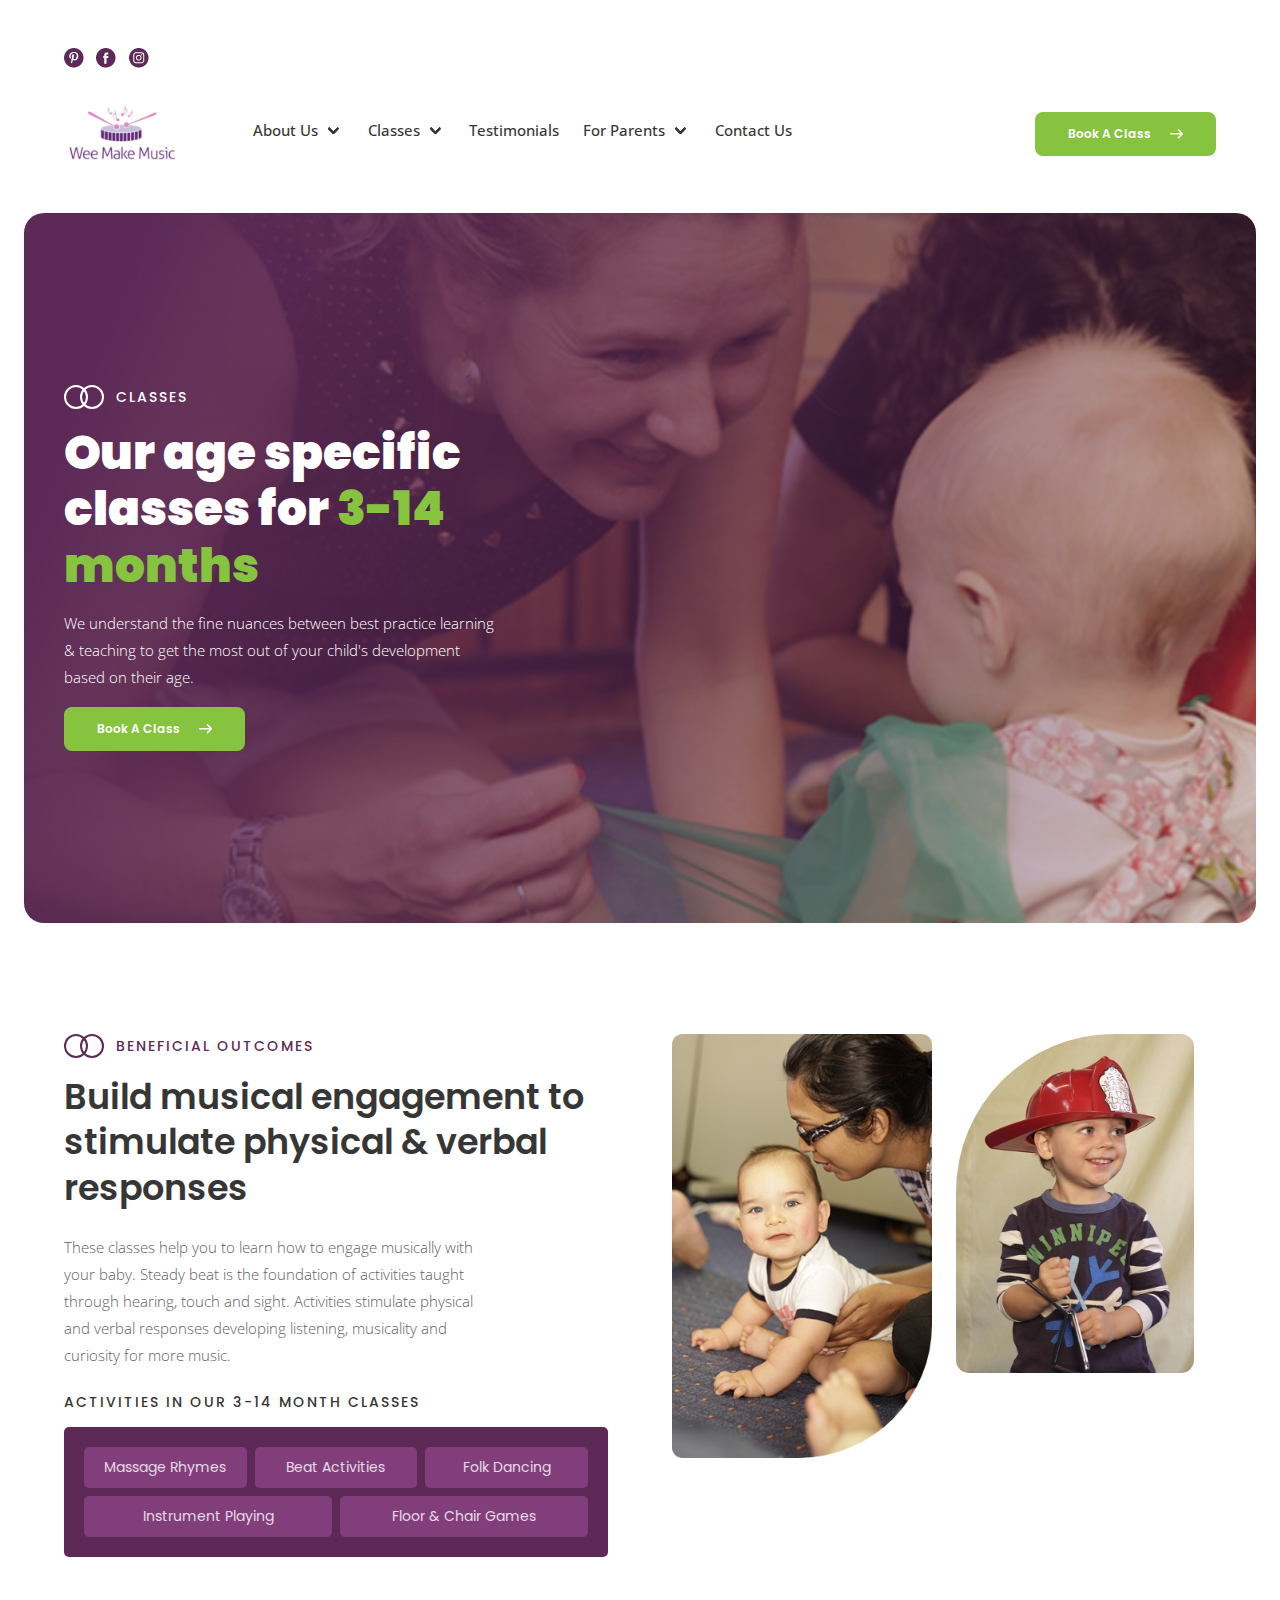
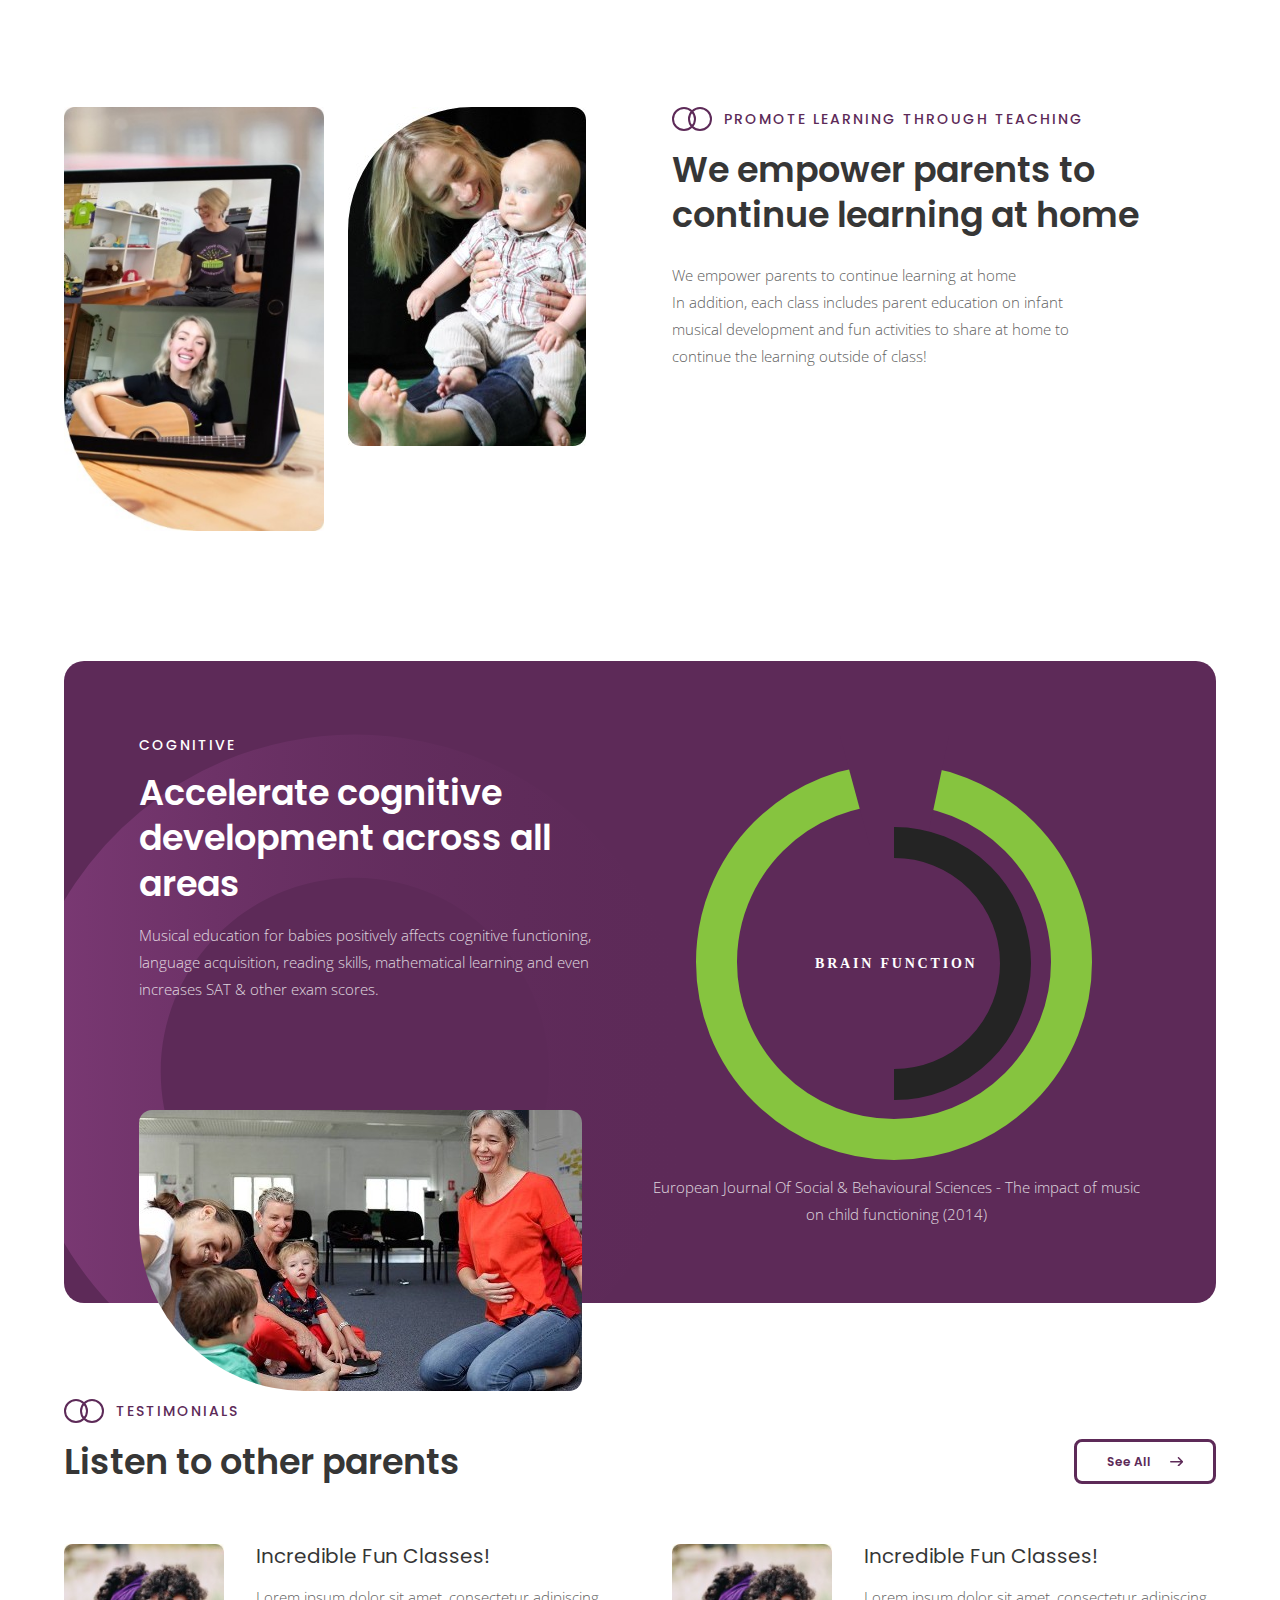
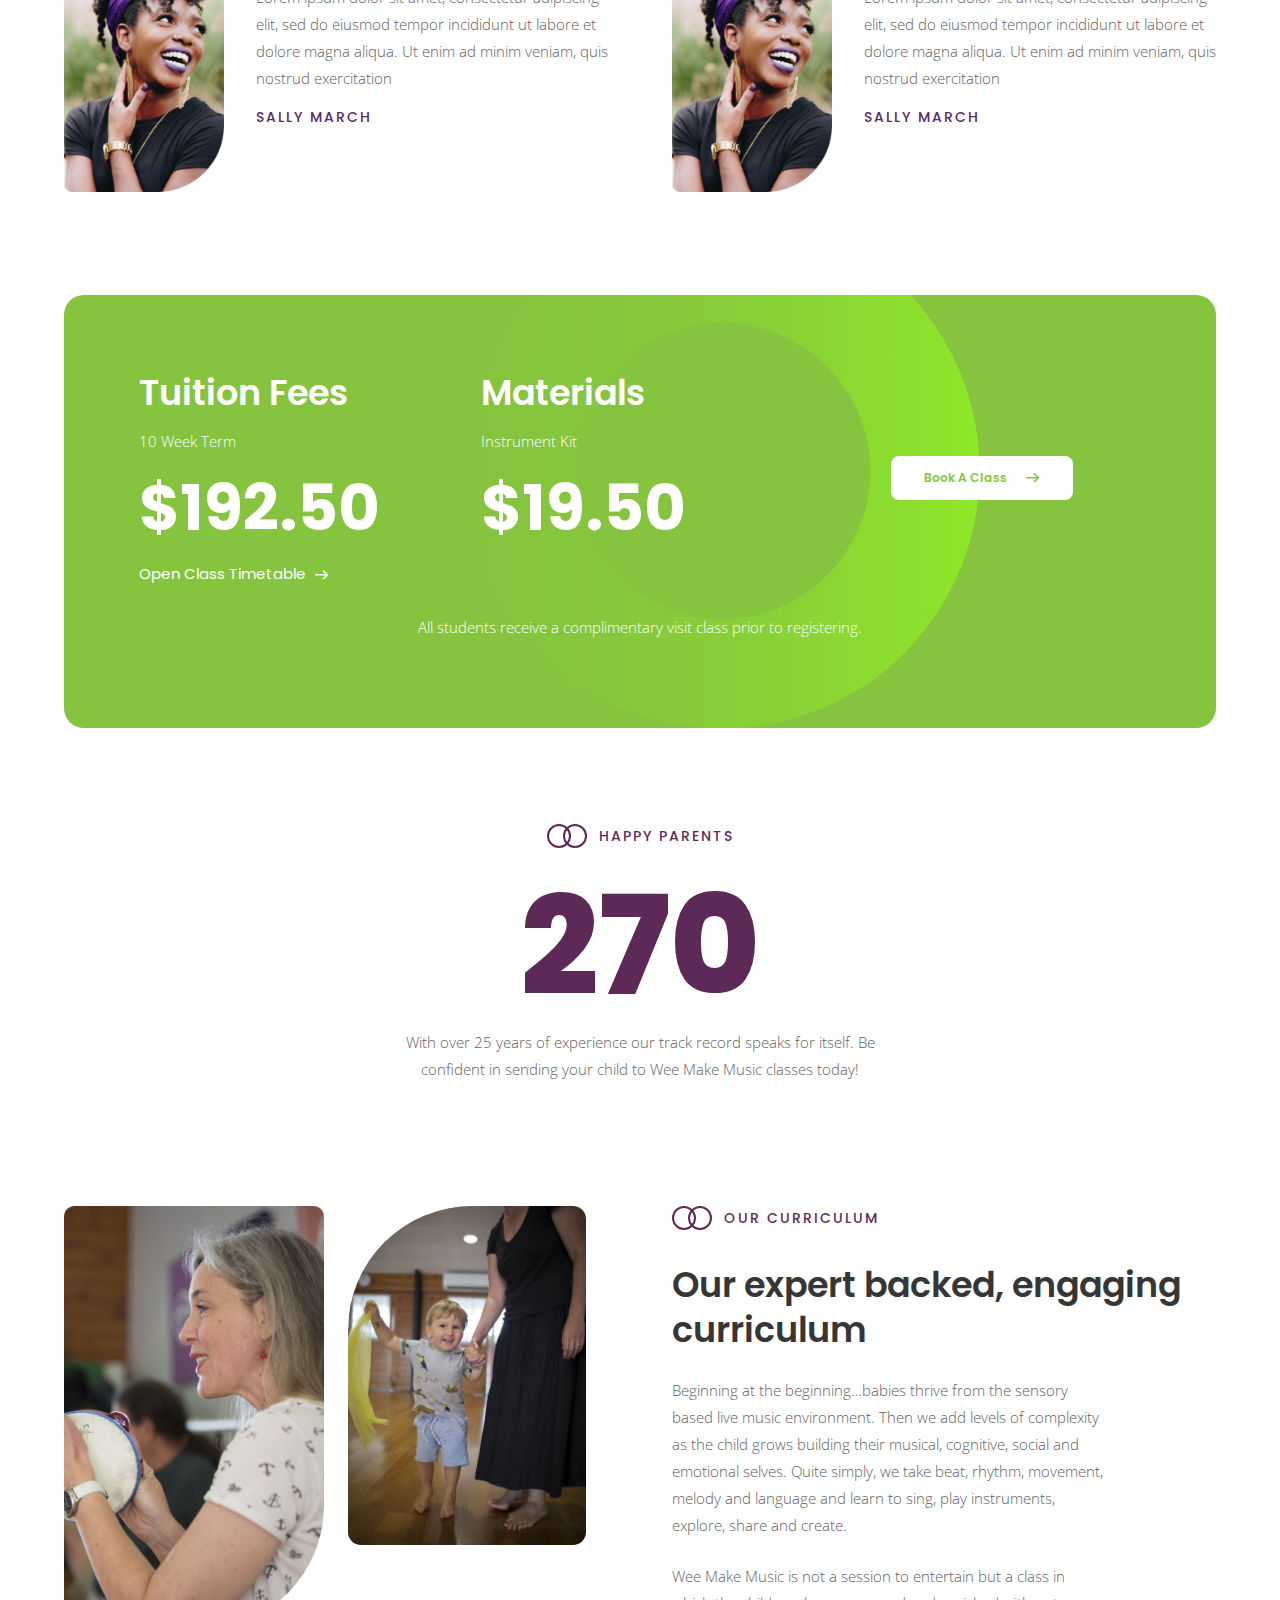
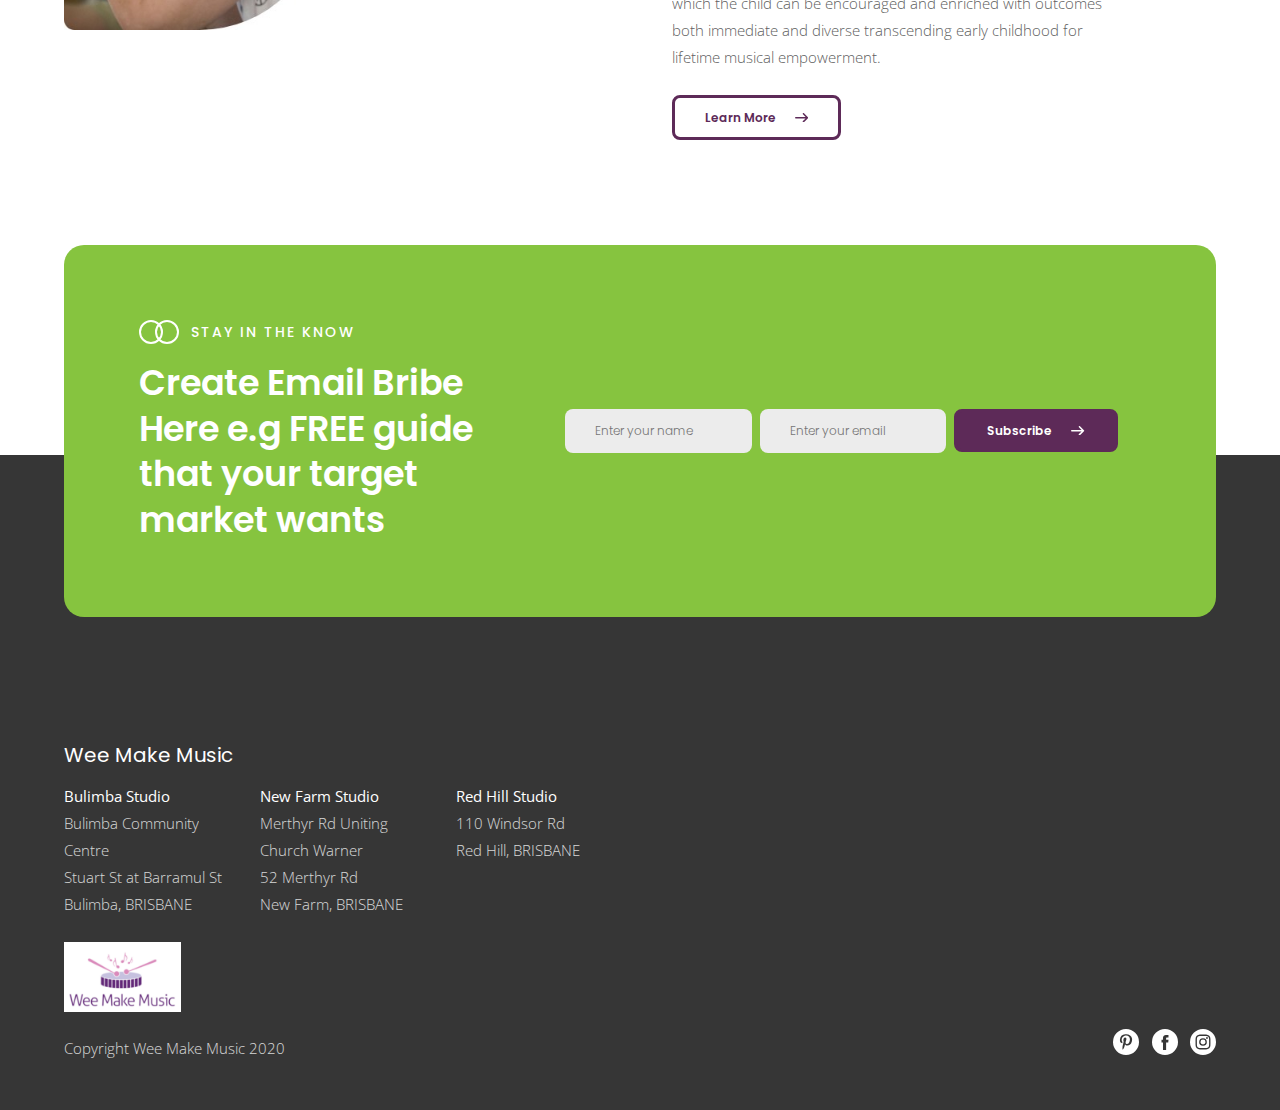
<file: service-page.html>
<!DOCTYPE html>
<html lang="en">
<head>
  <meta charset="UTF-8">
  <meta name="viewport" content="width=device-width, initial-scale=1.0">
  <meta http-equiv="X-UA-Compatible" content="ie=edge">
  <link rel="stylesheet" type="text/css" href="css/bulma.css">
  <link rel="stylesheet" type="text/css" href="css/main.css">
  <link rel="preconnect" href="https://fonts.gstatic.com">
  <link href="https://fonts.googleapis.com/css2?family=Open+Sans:wght@300;400&family=Poppins:wght@300;500;600;700&display=swap" rel="stylesheet">
  <title>Wee Make Music</title>
</head>
<body>
  <section class="section">
    <div class="container">
      <div class="nav-header pb-3">
        <div class="columns">
          <article class="column">
          <a href="#">
            <img src="assets/pinterest.png" alt="The pinterest logo" class="social-favicon mr-2">
          </a>
          <a href="#">
            <img src="assets/facebook.png" alt="The facebook logo" class="social-favicon mr-2">
          </a>
          <a href="#">
            <img src="assets/instagram.png" alt="The instagram logo" class="social-favicon">
          </a>
        </article>
        </div>
      </div>

      <nav class="navbar is-transparent" role="navigation" aria-label="main navigation">
      <div class="navbar-brand is-flex-center">
        <a class="navbar-item" href="index.html">
          <img src="assets/wee-make-music-logo.png" class="logo">
        </a>

        <a role="button" class="navbar-burger burger" aria-label="menu" aria-expanded="false" data-target="navbarBasicExample">
          <span aria-hidden="true"></span>
          <span aria-hidden="true"></span>
          <span aria-hidden="true"></span>
        </a>
      </div>

      <div id="navbarBasicExample" class="navbar-menu is-small-section-padding-mobile">
        <div class="navbar-start pl-6 padding-remove-mobile">
          <div class="navbar-item has-dropdown is-hoverable">
            <a href="#" class="navbar-link nav-link" onclick="showHideDropdown()">
              About Us
            </a>

            <div class="navbar-dropdown" id="navbarDropdown">
              <a href="about.html" class="navbar-item nav-link-sub">
                About Us
              </a>
              <a href="our-curriculum.html" class="navbar-item nav-link-sub">
                Our Curriculum
              </a>
              <a href="our-fees.html" class="navbar-item nav-link-sub">
                Our Fees
              </a>
              <a href="timetables.html" class="navbar-item nav-link-sub">
                Timetables
              </a>
            </div>
          </div>


          <div class="navbar-item has-dropdown is-hoverable">
            <a href="#" class="navbar-link nav-link" onclick="showHideDropdown()">
              Classes
            </a>

            <div class="navbar-dropdown" id="navbarDropdown">
              <a href="service-page.html" class="navbar-item nav-link-sub">
                3-14 Months
              </a>
              <a class="navbar-item nav-link-sub">
                Class 2
              </a>
              <a class="navbar-item nav-link-sub">
                Class 3
              </a>
              <a class="navbar-item nav-link-sub">
                Class 4
              </a>
            </div>
          </div>


          <a href="testimonials.html" class="navbar-item nav-link">
            Testimonials
          </a>

          <div class="navbar-item has-dropdown is-hoverable">
            <a class="navbar-link nav-link" onclick="showHideDropdown()">
              For Parents
            </a>

            <div class="navbar-dropdown" id="navbarDropdown">
              <a href="concert.html" class="navbar-item nav-link-sub">
                Concert
              </a>
              <a href="blog.html" class="navbar-item nav-link-sub">
                Blog
              </a>
              <a href="faq.html" class="navbar-item nav-link-sub">
                FAQs
              </a>
            </div>
          </div>


          <a href="contact.html" class="navbar-item nav-link">
            Contact Us
          </a>
        </div>

        <div class="navbar-end is-flex is-flex-center">
          <div class="navbar-item">
            <div class="buttons">
              <a href="quote.html" class="btn-primary btn-green box-shadow btn-arrow-green">Book A Class <svg xmlns="http://www.w3.org/2000/svg" width="13.202" height="9.418" viewBox="0 0 13.202 9.418" class="ml-4 mt-1px"><path d="M24.856,136.172h0l-3.969-3.95a.76.76,0,0,0-1.072,1.077l2.665,2.652-9.843,0a.76.76,0,0,0,0,1.519l9.843,0-2.665,2.652a.76.76,0,0,0,1.072,1.077l3.969-3.95h0A.76.76,0,0,0,24.856,136.172Z" transform="translate(-11.876 -132)" fill="#fff"/></svg></a>
            </div>
          </div>
        </div>
      </div>
      </nav>
    </div>
  </section>

  <main class="is-relative">
    <section class="section pt-1 padding-remove-mobile padding-remove-tablet">
      <div class="container index-hero-bg service-page-1-bg pr-reset-mobile pl-reset-mobile pl-remove-tablet pr-remove-tablet">
      <div class="container">
        <div class="columns pt-10 pb-10 pt-reset-mobile pb-reset-mobile pt-reset-tablet pb-reset-tablet">
          <article class="column pr-6 pr-reset-mobile pl-2rem-tablet pr-reset-tablet ">
            <div class="is-flex is-flex-center">
              <img src="assets/circle-cross.svg" alt="Two crosses intersected" class="circle-cross-img">
            <h1 class="small-pop-header ml-3 text-white">CLASSES</h1>
          </div>
          <h2 class="page-header text-white mt-4">Our age specific classes for <span class="text-green">3-14 months</span></h2>
          <p class="text-white mt-4 mb-4 opacity-full width-80 width-100-mobile width-100-tablet">We understand the fine nuances between best practice learning & teaching to get the most out of your child's development based on their age.</p>
          <a href="#" class="btn-primary btn-green box-shadow btn-arrow-green is-inline-block">Book A Class <svg xmlns="http://www.w3.org/2000/svg" width="13.202" height="9.418" viewBox="0 0 13.202 9.418" class="ml-4 mt-1px"><path d="M24.856,136.172h0l-3.969-3.95a.76.76,0,0,0-1.072,1.077l2.665,2.652-9.843,0a.76.76,0,0,0,0,1.519l9.843,0-2.665,2.652a.76.76,0,0,0,1.072,1.077l3.969-3.95h0A.76.76,0,0,0,24.856,136.172Z" transform="translate(-11.876 -132)" fill="#fff"/></svg></a>
        </article>
        <article class="column is-flex is-flex-end-center">
        </article>
      </div>
    </div>
    </div>
  </section>

  <section class="section is-padding-large">
    <div class="container is-small-container">
      <div class="columns is-variable is-8">
        <article class="column">
          <div class="is-flex is-flex-center">
            <img src="assets/cross-circle-purple.svg" alt="Two crosses intersected" class="circle-cross-img">
            <h3 class="small-pop-header ml-3 text-purple">BENEFICIAL OUTCOMES</h3>
          </div>
          <h4 class="section-header mt-4 mb-5">Build musical engagement to stimulate physical & verbal responses</h4>
          <p class="width-80 mb-5 width-100-mobile width-100-tablet">These classes help you to learn how to engage musically with your baby. Steady beat is the foundation of activities taught through hearing, touch and sight. Activities stimulate physical and verbal responses developing listening, musicality and curiosity for more music.</p>
          <div>
            <p class="small-pop-header mb-4 opacity-full">ACTIVITIES IN OUR 3-14 MONTH CLASSES</p>
            <div class="purple-bg p-3 br-5">
            <div class="columns is-variable is-1 is-multiline py-4 px-2">
              <article class="column is-one-third column-y-reset">
                <div class="purple-light-bg br-5 p-3 text-center">
                  <p class="text-white pill-text">Massage Rhymes</p>
                </div>
              </article>
              <article class="column is-one-third column-y-reset">
                <div class="purple-light-bg br-5 p-3 text-center">
                  <p class="text-white pill-text">Beat Activities</p>
                </div>
              </article>
              <article class="column is-one-third column-y-reset">
                <div class="purple-light-bg br-5 p-3 text-center">
                  <p class="text-white pill-text">Folk Dancing</p>
                </div>
              </article>
              <article class="column column-y-reset">
                <div class="purple-light-bg br-5 p-3 text-center">
                  <p class="text-white pill-text">Instrument Playing</p>
                </div>
              </article>
              <article class="column column-y-reset">
                <div class="purple-light-bg br-5 p-3 text-center">
                  <p class="text-white pill-text">Floor & Chair Games</p>
                </div>
              </article>
            </div>
            </div>
          </div>
        </article>
        <article class="column">
          <div class="columns is-variable is-3-desktop is-2-mobile is-mobile">
            <article class="column">
              <img src="assets/0000-04.jpg" alt="A woman holding a child">
            </article>
            <article class="column ">
              <img src="assets/3589.jpg" alt="A child wearing a firemans hat">
            </article>
          </div>
          <div>
          </div>
        </article>
      </div>
    </div>
  </section>

  <section class="section is-padding-large">
    <div class="container is-small-container">
      <div class="columns is-variable is-8">
        <article class="column">
          <div class="columns is-variable is-3 is-3-desktop is-2-mobile is-mobile">
            <article class="column">
              <img src="assets/kym.jpg" alt="A woman playing with a child">
            </article>
            <article class="column ">
              <img src="assets/8663.jpg" alt="A woman holding a childs hand">
            </article>
          </div>
        </article>
        <article class="column">
          <div class="is-flex is-flex-center">
            <img src="assets/cross-circle-purple.svg" alt="Two crosses intersected" class="circle-cross-img">
            <h3 class="small-pop-header ml-3 text-purple">PROMOTE LEARNING THROUGH TEACHING</h3>
          </div>
          <h4 class="section-header mt-4 mb-5">We empower parents to continue learning at home</h4>
          <p class="width-80 width-100-mobile width-100-tablet">We empower parents to continue learning at home</p>
          <p class="width-80 mb-5 width-100-mobile width-100-tablet">In addition, each class includes parent education on infant musical development and fun activities to share at home to continue the learning outside of class!</p>
        </article>
      </div>
    </div>
  </section>

  <section class="section">
    <div class="container purple-with-cutout-bg purple-with-cutout-bg-flip">
      <div class="padding-uniform is-padding-75px padding-reset-mobile">
        <div class="columns">
          <article class="column">
            <h3 class="small-pop-header text-white">Cognitive</h3>
            <h4 class="section-header text-white my-4">Accelerate cognitive development across all areas</h4>
            <p class="text-white mb-12 margin-remove-mobile">Musical education for babies positively affects cognitive functioning, language acquisition, reading skills, mathematical learning and even increases SAT & other exam scores.</p>
            <div class="is-relative is-hidden-mobile">
              <div class="underlap-image-container">
                <img src="assets/8662-ol.jpg" alt="A woman teaching children" class="outerlap-img">
              </div>
            </div>
          </article>
          <article class="column">
            <div>
              <img src="assets/graph.svg" alt="A graph showing the benefits of Wee Make Music lessons on childrens cognitive development" class="graph">
              <p class="text-white mt-2 text-center">European Journal Of Social & Behavioural Sciences - The impact of music on child functioning (2014)</p>
            </div>
          </article>
        </div>
      </div>
    </div>
  </section>

  <section class="section">
    <div class="container is-small-container">
      <div class="columns mb-6">
        <article class="column is-four-fifths-desktop is-half-tablet">
          <div class="is-flex is-flex-center pb-4">
            <img src="assets/cross-circle-purple.svg" alt="Two crosses intersected" class="circle-cross-img">
            <h3 class="small-pop-header ml-3 text-purple">TESTIMONIALS</h3>
          </div>
          <h4 class="section-header">Listen to other parents</h4>
        </article>
        <article class="column is-flex is-flex-end-bottom">
          <div class="width-100-mobile">
            <a href="testimonials.html" class="btn-secondary btn-purple-secondary box-shadow btn-arrow-purple-secondary is-inline-block btn-mobile-full-width">See All <svg xmlns="http://www.w3.org/2000/svg" width="13.202" height="9.418" viewBox="0 0 13.202 9.418" class="ml-4 mt-1px"><path d="M24.856,136.172h0l-3.969-3.95a.76.76,0,0,0-1.072,1.077l2.665,2.652-9.843,0a.76.76,0,0,0,0,1.519l9.843,0-2.665,2.652a.76.76,0,0,0,1.072,1.077l3.969-3.95h0A.76.76,0,0,0,24.856,136.172Z" transform="translate(-11.876 -132)" fill="#5d2a58"/></svg></a>
          </div>
        </article>
      </div>
    </div>
    <div class="container is-small-container">
      <div class="columns is-variable is-8">
        <article class="column">
          <div class="columns is-variable is-4-desktop is-2-mobile is-mobile">
            <article class="column is-one-third">
              <img src="assets/test-1.jpg" alt="A woman smiling">
            </article>
            <article class="column">
              <h5 class="sub-section-header">Incredible Fun Classes!</h5>
              <p class="my-4">Lorem ipsum dolor sit amet, consectetur adipiscing elit, sed do eiusmod tempor incididunt ut labore et dolore magna aliqua. Ut enim ad minim veniam, quis nostrud exercitation</p>
              <p class="small-pop-header opacity-full text-purple">SALLY MARCH</p>
            </article>
          </div>
        </article>
        <article class="column">
          <div class="columns is-variable is-4-desktop is-2-mobile is-mobile">
            <article class="column is-one-third">
              <img src="assets/test-1.jpg" alt="A woman smiling">
            </article>
            <article class="column">
              <h5 class="sub-section-header">Incredible Fun Classes!</h5>
              <p class="my-4">Lorem ipsum dolor sit amet, consectetur adipiscing elit, sed do eiusmod tempor incididunt ut labore et dolore magna aliqua. Ut enim ad minim veniam, quis nostrud exercitation</p>
              <p class="small-pop-header opacity-full text-purple">SALLY MARCH</p>
            </article>
          </div>
        </article>
      </div>
    </div>
  </section>

  <section class="section">
    <div class="container is-small-container green-with-cutout-bg is-padding-75px padding-reset-mobile">
      <div class="columns">
        <article class="column">
          <h3 class="section-header text-white mb-3">Tuition Fees</h3>
          <p class="text-white opacity-full">10 Week Term</p>
          <p class="giant-numbers text-white opacity-full my-4">$192.50</p>
          <a href="timetables.html" class="is-text-link text-white">Open Class Timetable <svg xmlns="http://www.w3.org/2000/svg" width="13.202" height="9.418" viewBox="0 0 13.202 9.418"><path d="M24.856,136.172h0l-3.969-3.95a.76.76,0,0,0-1.072,1.077l2.665,2.652-9.843,0a.76.76,0,0,0,0,1.519l9.843,0-2.665,2.652a.76.76,0,0,0,1.072,1.077l3.969-3.95h0A.76.76,0,0,0,24.856,136.172Z" transform="translate(-11.876 -132)" fill="#fff"/></svg></a>
        </article>
        <article class="column">
          <h3 class="section-header text-white mb-3">Materials</h3>
          <p class="text-white opacity-full">Instrument Kit</p>
          <p class="giant-numbers text-white opacity-full my-4">$19.50</p>
        </article>
        <article class="column is-flex is-flex-justify-center">
          <div class="width-100-mobile">
            <a href="#" class="btn-primary btn-white-g box-shadow btn-arrow-green-secondary is-inline-block btn-mobile-full-width">Book A Class <svg xmlns="http://www.w3.org/2000/svg" width="13.202" height="9.418" viewBox="0 0 13.202 9.418" class="ml-4 mt-1px"><path d="M24.856,136.172h0l-3.969-3.95a.76.76,0,0,0-1.072,1.077l2.665,2.652-9.843,0a.76.76,0,0,0,0,1.519l9.843,0-2.665,2.652a.76.76,0,0,0,1.072,1.077l3.969-3.95h0A.76.76,0,0,0,24.856,136.172Z" transform="translate(-11.876 -132)" fill="#5d2a58"/></svg></a>
          </div>
        </article>
      </div>
      <p class="text-white opacity-full text-center mb-3 mt-4">All students receive a complimentary visit class prior to registering.</p>
    </div>
  </section>

  <section class="section">
    <div class="container is-500-container">
      <div>
        <div class="is-flex is-flex-justify-center pb-4">
          <img src="assets/cross-circle-purple.svg" alt="Two crosses intersected" class="circle-cross-img">
          <h3 class="small-pop-header ml-3 text-purple">HAPPY PARENTS</h3>
        </div>
        <p class="opacity-full happy-parents-number text-center">270</p>
        <p class="text-center">With over 25 years of experience our track record speaks for itself. Be confident in sending your child to Wee Make Music classes today!</p>
      </div>
    </div>
  </section>

  <section class="section is-padding-large">
    <div class="container is-small-container pb-15 pb-25rem-mobile">
      <div class="columns is-variable is-8">
        <article class="column">
          <div class="columns is-variable is-3-desktop is-2-mobile is-mobile">
            <article class="column">
              <img src="assets/00040.jpg" alt="A woman playing the tambourine">
            </article>
            <article class="column ">
              <img src="assets/00142.jpg" alt="A woman holding a childs hand">
            </article>
          </div>
        </article>
        <article class="column">
          <div class="is-flex is-flex-center pb-4">
            <img src="assets/cross-circle-purple.svg" alt="Two crosses intersected" class="circle-cross-img">
            <h3 class="small-pop-header ml-3 text-purple">OUR CURRICULUM</h3>
          </div>
          <h4 class="section-header mt-4 mb-5">Our expert backed, engaging curriculum</h4>
          <p class="width-80 width-100-mobile width-100-tablet">Beginning at the beginning…babies thrive from the sensory based live music environment. Then we add levels of complexity as the child grows building their musical, cognitive, social and emotional selves. Quite simply, we take beat, rhythm, movement, melody and language and learn to sing, play instruments, explore, share and create.</p>
          <p class="width-80 my-5 width-100-mobile width-100-tablet">Wee Make Music is not a session to entertain but a class in which the child can be encouraged and enriched with outcomes both immediate and diverse transcending early childhood for lifetime musical empowerment.</p>
          <a href="our-curriculum.html" class="btn-secondary btn-purple-secondary box-shadow btn-arrow-purple-secondary is-inline-block btn-mobile-full-width">Learn More <svg xmlns="http://www.w3.org/2000/svg" width="13.202" height="9.418" viewBox="0 0 13.202 9.418" class="ml-4 mt-1px"><path d="M24.856,136.172h0l-3.969-3.95a.76.76,0,0,0-1.072,1.077l2.665,2.652-9.843,0a.76.76,0,0,0,0,1.519l9.843,0-2.665,2.652a.76.76,0,0,0,1.072,1.077l3.969-3.95h0A.76.76,0,0,0,24.856,136.172Z" transform="translate(-11.876 -132)" fill="#5d2a58"/></svg></a>
        </article>
      </div>
    </div>
  </section>

  <section class="overlap-container section-padding-reset-mobile section-padding-reset-tablet">
    <div class="container br-20 green-bg">
      <div class="is-padding-75px padding-reset-mobile">
        <div class="columns is-variable is-8 is-flex-column-tablet">
          <article class="column">
            <div class="is-flex is-flex-center pb-4">
              <img src="assets/circle-cross.svg" alt="Two crosses intersected" class="circle-cross-img">
              <h3 class="small-pop-header ml-3 text-white">STAY IN THE KNOW</h3>
            </div>
            <h4 class="section-header text-white">Create Email Bribe Here e.g FREE guide that your target market wants</h4>
          </article>
          <article class="column is-three-fifths-desktop is-full-tablet is-flex is-flex-justify-center">
            <form action="" class="std-form">
              <div class="columns is-variable is-1">
                <article class="column">
                  <input type="text" placeholder="Enter your name">
                </article>
                <article class="column">
                  <input type="text" placeholder="Enter your email">
                </article>
                <article class="column">
                  <a href="#" class="btn-primary btn-purple box-shadow btn-arrow-purple is-inline-block">Subscribe <svg xmlns="http://www.w3.org/2000/svg" width="13.202" height="9.418" viewBox="0 0 13.202 9.418" class="ml-4 mt-1px"><path d="M24.856,136.172h0l-3.969-3.95a.76.76,0,0,0-1.072,1.077l2.665,2.652-9.843,0a.76.76,0,0,0,0,1.519l9.843,0-2.665,2.652a.76.76,0,0,0,1.072,1.077l3.969-3.95h0A.76.76,0,0,0,24.856,136.172Z" transform="translate(-11.876 -132)" fill="#fff"/></svg></a>
                </article>
              </div>
            <form>
          </article>
        </div>
      </div>
    </div>
  </section>
</main>

<footer class="section">
  <div class="container">
    <div class="columns pt-15">
      <article class="column">
        <h4 class="sub-section-header text-white mb-4">Wee Make Music</h4>
        <div class="columns">
          <article class="column">
            <p class="opacity-full text-white"><b>Bulimba Studio</b></p>
            <p class="text-white">Bulimba Community Centre</p>
            <p class="text-white">Stuart St at Barramul St</p>
            <p class="text-white">Bulimba, BRISBANE</p>
          </article>
          <article class="column">
            <p class="opacity-full text-white"><b>New Farm Studio</b></p>
            <p class="text-white">Merthyr Rd Uniting Church Warner</p>
            <p class="text-white">52 Merthyr Rd</p>
            <p class="text-white">New Farm, BRISBANE</p>
          </article>
          <article class="column">
            <p class="opacity-full text-white"><b>Red Hill Studio</b></p>
            <p class="text-white">110 Windsor Rd</p>
            <p class="text-white">Red Hill, BRISBANE</p>
          </article>
        </div>
        <img src="assets/wee-make-music-logo.png" class="logo mb-4">
        <p class="text-white">Copyright Wee Make Music 2020</p>
      </article>
      <article class="column is-flex is-flex-end-bottom">
        <div class="columns">
          <article class="column">
          <a href="#">
            <img src="assets/pinterest-white.svg" alt="The pinterest logo" class="social-favicon mr-2">
          </a>
          <a href="#">
            <img src="assets/facebook-white.svg" alt="The facebook logo" class="social-favicon mr-2">
          </a>
          <a href="#">
            <img src="assets/instagram-white.svg" alt="The instagram logo" class="social-favicon">
          </a>
        </article>
        </div>
      </article>
    </div>
  </div>
</footer>



<script type="text/javascript" src="js/main.js"></script>
</body>
</html>
</file>
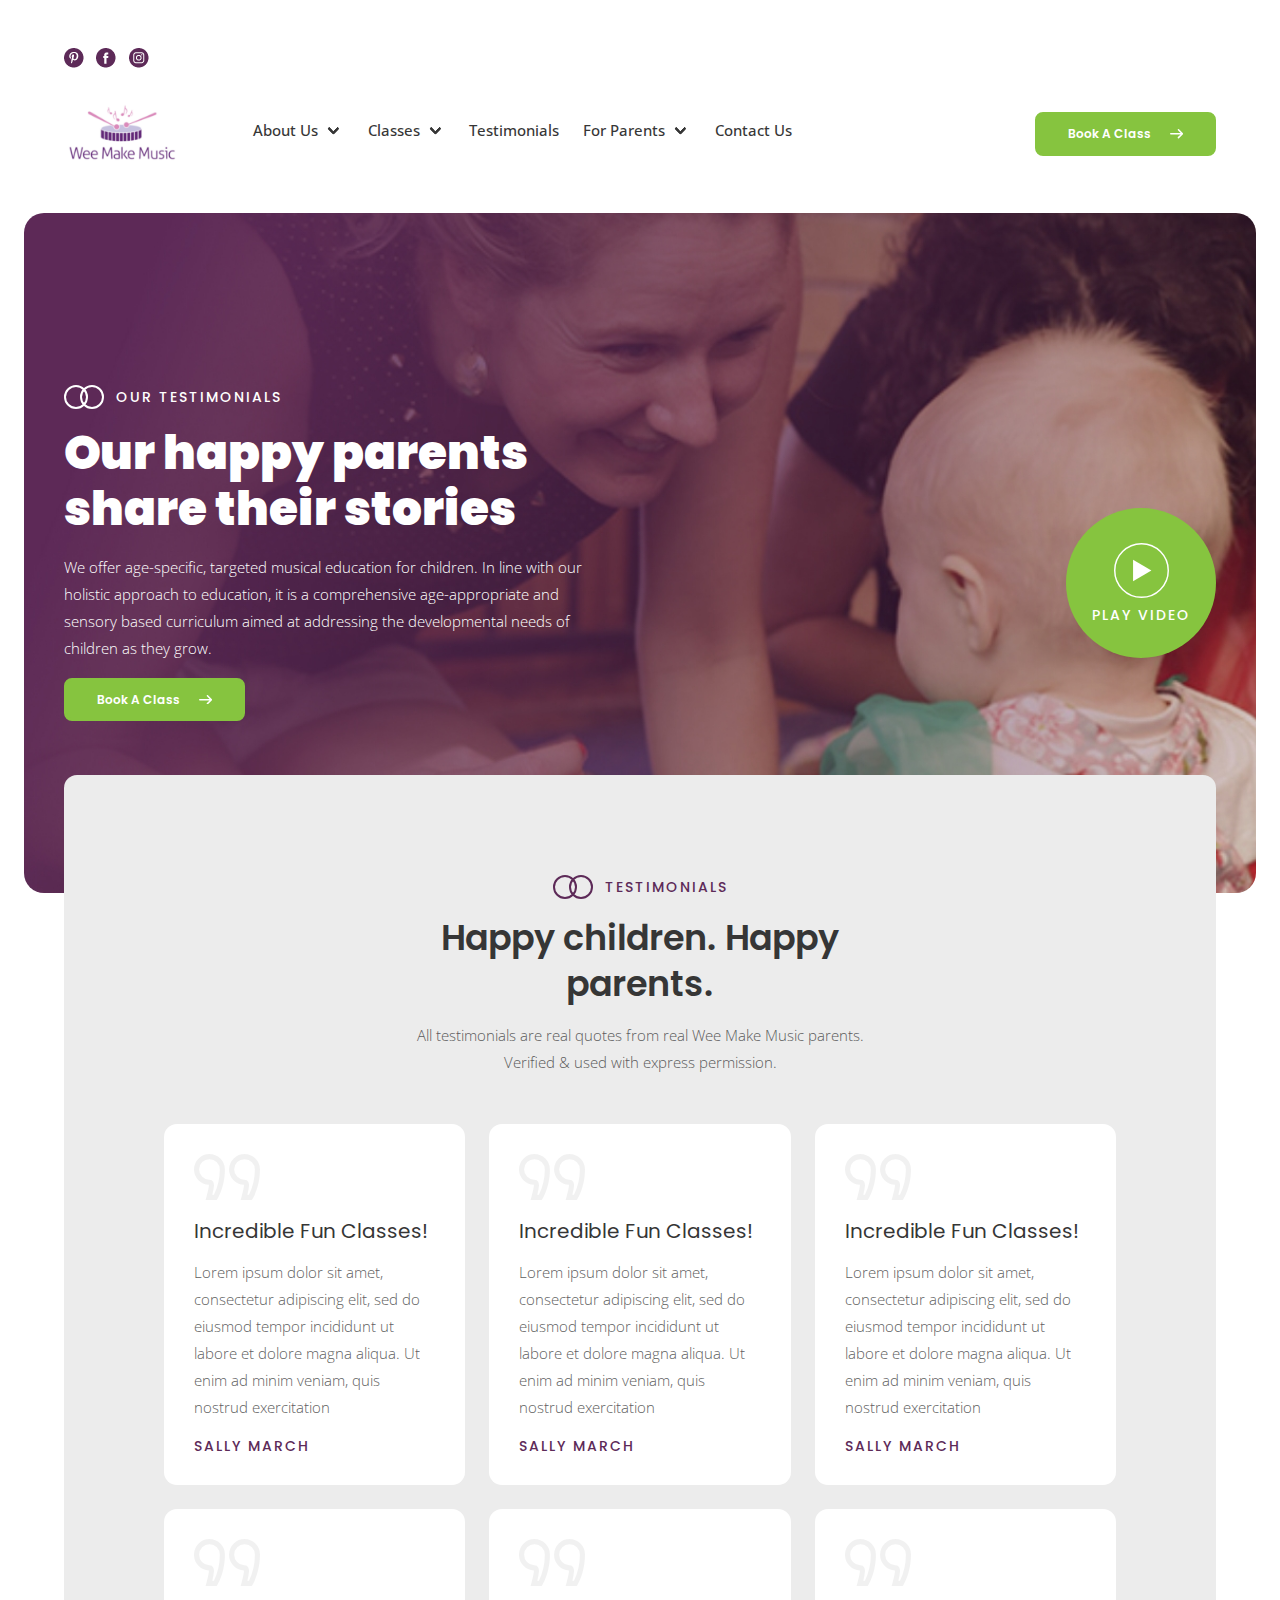
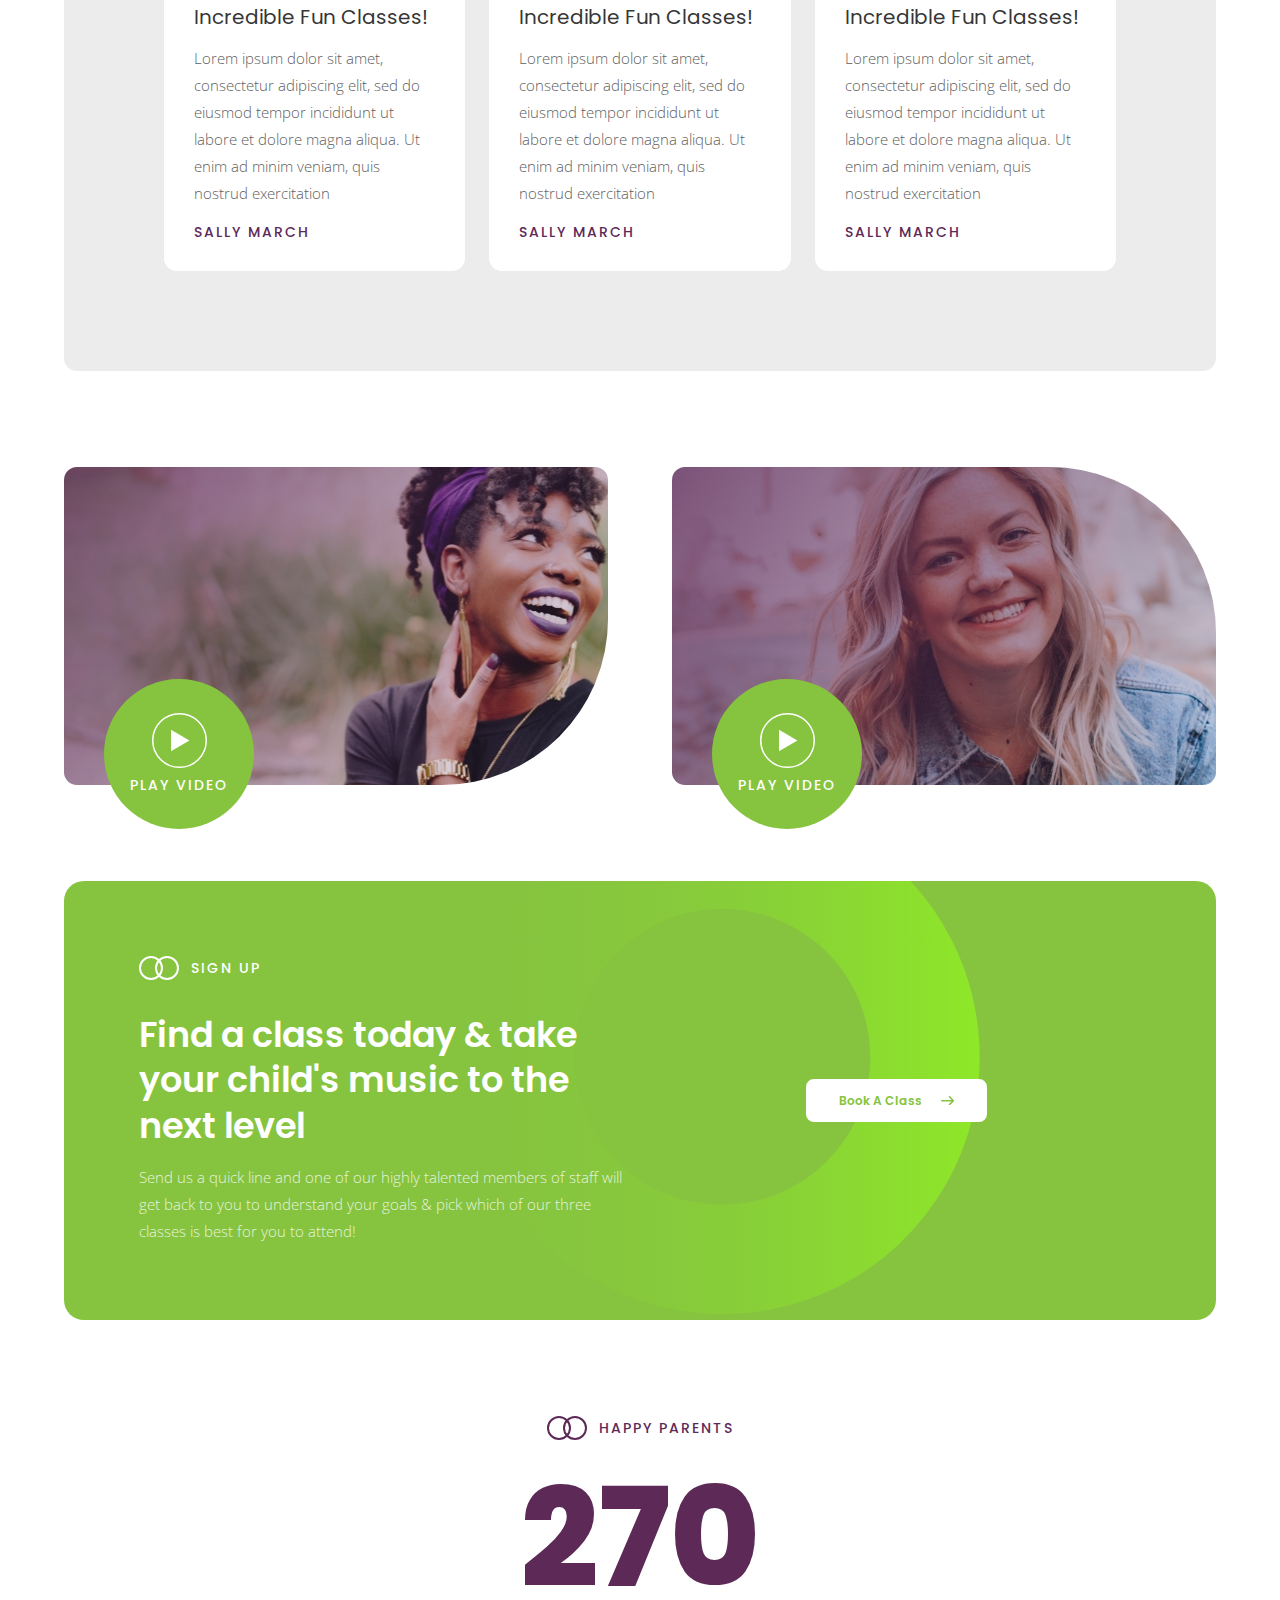
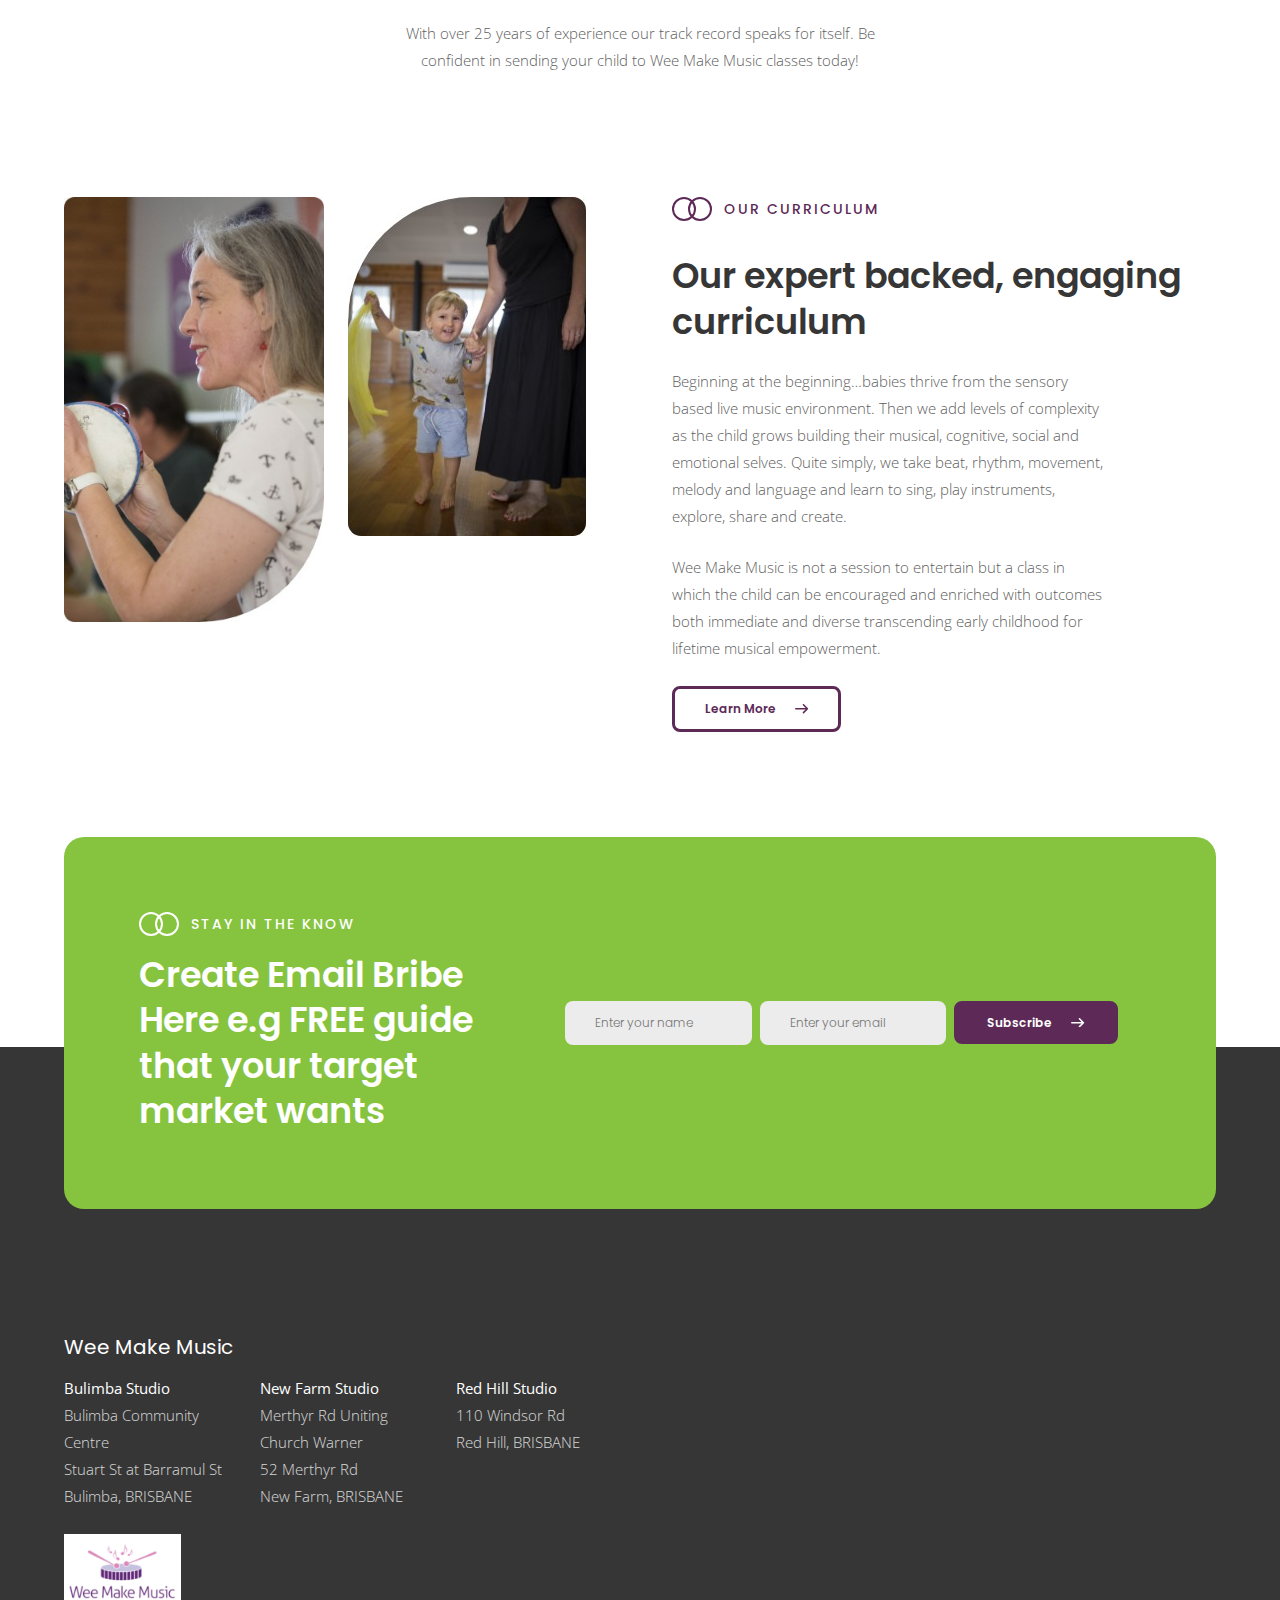
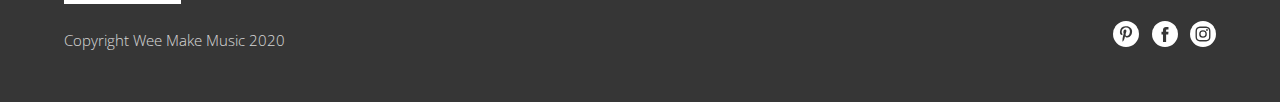
<file: testimonials.html>
<!DOCTYPE html>
<html lang="en">
<head>
  <meta charset="UTF-8">
  <meta name="viewport" content="width=device-width, initial-scale=1.0">
  <meta http-equiv="X-UA-Compatible" content="ie=edge">
  <link rel="stylesheet" type="text/css" href="css/bulma.css">
  <link rel="stylesheet" type="text/css" href="css/main.css">
  <link rel="preconnect" href="https://fonts.gstatic.com">
  <link href="https://fonts.googleapis.com/css2?family=Open+Sans:wght@300;400&family=Poppins:wght@300;500;600;700&display=swap" rel="stylesheet">
  <title>Wee Make Music</title>
</head>
<body>
  <section class="section">
    <div class="container">
      <div class="nav-header pb-3">
        <div class="columns">
          <article class="column">
          <a href="#">
            <img src="assets/pinterest.png" alt="The pinterest logo" class="social-favicon mr-2">
          </a>
          <a href="#">
            <img src="assets/facebook.png" alt="The facebook logo" class="social-favicon mr-2">
          </a>
          <a href="#">
            <img src="assets/instagram.png" alt="The instagram logo" class="social-favicon">
          </a>
        </article>
        </div>
      </div>

      <nav class="navbar is-transparent" role="navigation" aria-label="main navigation">
      <div class="navbar-brand is-flex-center">
        <a class="navbar-item" href="index.html">
          <img src="assets/wee-make-music-logo.png" class="logo">
        </a>

        <a role="button" class="navbar-burger burger" aria-label="menu" aria-expanded="false" data-target="navbarBasicExample">
          <span aria-hidden="true"></span>
          <span aria-hidden="true"></span>
          <span aria-hidden="true"></span>
        </a>
      </div>

      <div id="navbarBasicExample" class="navbar-menu is-small-section-padding-mobile">
        <div class="navbar-start pl-6 padding-remove-mobile">
          <div class="navbar-item has-dropdown is-hoverable">
            <a href="#" class="navbar-link nav-link" onclick="showHideDropdown()">
              About Us
            </a>

            <div class="navbar-dropdown" id="navbarDropdown">
              <a href="about.html" class="navbar-item nav-link-sub">
                About Us
              </a>
              <a href="our-curriculum.html" class="navbar-item nav-link-sub">
                Our Curriculum
              </a>
              <a href="our-fees.html" class="navbar-item nav-link-sub">
                Our Fees
              </a>
              <a href="timetables.html" class="navbar-item nav-link-sub">
                Timetables
              </a>
            </div>
          </div>


          <div class="navbar-item has-dropdown is-hoverable">
            <a href="#" class="navbar-link nav-link" onclick="showHideDropdown()">
              Classes
            </a>

            <div class="navbar-dropdown" id="navbarDropdown">
              <a href="service-page.html" class="navbar-item nav-link-sub">
                3-14 Months
              </a>
              <a class="navbar-item nav-link-sub">
                Class 2
              </a>
              <a class="navbar-item nav-link-sub">
                Class 3
              </a>
              <a class="navbar-item nav-link-sub">
                Class 4
              </a>
            </div>
          </div>


          <a href="testimonials.html" class="navbar-item nav-link">
            Testimonials
          </a>

          <div class="navbar-item has-dropdown is-hoverable">
            <a class="navbar-link nav-link" onclick="showHideDropdown()">
              For Parents
            </a>

            <div class="navbar-dropdown" id="navbarDropdown">
              <a href="concert.html" class="navbar-item nav-link-sub">
                Concert
              </a>
              <a href="blog.html" class="navbar-item nav-link-sub">
                Blog
              </a>
              <a href="faq.html" class="navbar-item nav-link-sub">
                FAQs
              </a>
            </div>
          </div>


          <a href="contact.html" class="navbar-item nav-link">
            Contact Us
          </a>
        </div>

        <div class="navbar-end is-flex is-flex-center">
          <div class="navbar-item">
            <div class="buttons">
              <a href="quote.html" class="btn-primary btn-green box-shadow btn-arrow-green">Book A Class <svg xmlns="http://www.w3.org/2000/svg" width="13.202" height="9.418" viewBox="0 0 13.202 9.418" class="ml-4 mt-1px"><path d="M24.856,136.172h0l-3.969-3.95a.76.76,0,0,0-1.072,1.077l2.665,2.652-9.843,0a.76.76,0,0,0,0,1.519l9.843,0-2.665,2.652a.76.76,0,0,0,1.072,1.077l3.969-3.95h0A.76.76,0,0,0,24.856,136.172Z" transform="translate(-11.876 -132)" fill="#fff"/></svg></a>
            </div>
          </div>
        </div>
      </div>
      </nav>
    </div>
  </section>

  <main class="is-relative">
    <section class="section pt-1 padding-remove-mobile padding-remove-tablet">
      <div class="container index-hero-bg service-page-1-bg pr-reset-mobile pl-reset-mobile pl-remove-tablet pr-remove-tablet">
      <div class="container">
        <div class="columns pt-10 pb-10 pt-reset-mobile pb-reset-mobile pt-reset-tablet pb-reset-tablet">
          <article class="column pr-6 pr-reset-mobile pl-2rem-tablet pr-reset-tablet ">
            <div class="is-flex is-flex-center">
              <img src="assets/circle-cross.svg" alt="Two crosses intersected" class="circle-cross-img">
            <h1 class="small-pop-header ml-3 text-white">OUR TESTIMONIALS</h1>
          </div>
          <h2 class="page-header text-white mt-4">Our happy parents share their stories</h2>
          <p class="text-white mt-4 opacity-full">We offer age-specific, targeted musical education for children. In line with our holistic approach to education, it is a comprehensive age-appropriate and sensory based curriculum aimed at addressing the developmental needs of children as they grow.</p>
          <a href="#" class="btn-primary btn-green box-shadow btn-arrow-green is-inline-block mt-4">Book A Class <svg xmlns="http://www.w3.org/2000/svg" width="13.202" height="9.418" viewBox="0 0 13.202 9.418" class="ml-4 mt-1px"><path d="M24.856,136.172h0l-3.969-3.95a.76.76,0,0,0-1.072,1.077l2.665,2.652-9.843,0a.76.76,0,0,0,0,1.519l9.843,0-2.665,2.652a.76.76,0,0,0,1.072,1.077l3.969-3.95h0A.76.76,0,0,0,24.856,136.172Z" transform="translate(-11.876 -132)" fill="#fff"/></svg></a>
        </article>
        <article class="column is-flex is-flex-end-center is-flex-justify-center-mobile pr-2rem-tablet">
          <div class="play-container is-flex is-flex-justify-center is-flex-column neg-mb-60px">
            <a href="" class="is-flex is-flex-justify-center is-flex-column">
              <img src="assets/play-img.svg" alt="" class="play-button">
              <p class="small-pop-header mt-2 text-white opacity-full is-hidden-mobile">PLAY VIDEO</p>
            </a>
          </div>
        </article>
      </div>
    </div>
    </div>
  </section>

  <section class="section">
    <div class="container pt-6">
      <div class="index-overlap-container grey-bg br-13">
        <div class="is-padding-medium-uniform padding-reset-mobile padding-reset-tablet">
          <div class="is-flex is-flex-justify-center">
            <img src="assets/cross-circle-purple.svg" alt="Two crosses intersected" class="circle-cross-img">
            <h3 class="small-pop-header ml-3 text-purple">TESTIMONIALS</h3>
          </div>
            <h4 class="section-header width-50 width-100-mobile mt-4 mb-4 text-center is-margin-0-auto">Happy children. Happy parents.</h4>
            <p class="mb-6 width-50 width-100-mobile text-center is-margin-0-auto">All testimonials are real quotes from real Wee Make Music parents. Verified & used with express permission.</p>
            <div class="columns is-multiline is-mobile">
              <article class="column is-one-third-desktop is-half-tablet is-full-mobile">
                <div class="white-bg is-padding-30px br-13 height-100">
                  <img src="assets/quote.svg" alt="Quotation marks" class="mb-3">
                  <h5 class="sub-section-header">Incredible Fun Classes!</h5>
                  <p class="my-4">Lorem ipsum dolor sit amet, consectetur adipiscing elit, sed do eiusmod tempor incididunt ut labore et dolore magna aliqua. Ut enim ad minim veniam, quis nostrud exercitation</p>
                  <p class="small-pop-header opacity-full text-purple">SALLY MARCH</p>
                </div>
              </article>
              <article class="column is-one-third-desktop is-half-tablet is-full-mobile">
                <div class="white-bg is-padding-30px br-13 height-100">
                  <img src="assets/quote.svg" alt="Quotation marks" class="mb-3">
                  <h5 class="sub-section-header">Incredible Fun Classes!</h5>
                  <p class="my-4">Lorem ipsum dolor sit amet, consectetur adipiscing elit, sed do eiusmod tempor incididunt ut labore et dolore magna aliqua. Ut enim ad minim veniam, quis nostrud exercitation</p>
                  <p class="small-pop-header opacity-full text-purple">SALLY MARCH</p>
                </div>
              </article>
              <article class="column is-one-third-desktop is-half-tablet is-full-mobile">
                <div class="white-bg is-padding-30px br-13 height-100">
                  <img src="assets/quote.svg" alt="Quotation marks" class="mb-3">
                  <h5 class="sub-section-header">Incredible Fun Classes!</h5>
                  <p class="my-4">Lorem ipsum dolor sit amet, consectetur adipiscing elit, sed do eiusmod tempor incididunt ut labore et dolore magna aliqua. Ut enim ad minim veniam, quis nostrud exercitation</p>
                  <p class="small-pop-header opacity-full text-purple">SALLY MARCH</p>
                </div>
              </article>
              <article class="column is-one-third-desktop is-half-tablet is-full-mobile">
                <div class="white-bg is-padding-30px br-13 height-100">
                  <img src="assets/quote.svg" alt="Quotation marks" class="mb-3">
                  <h5 class="sub-section-header">Incredible Fun Classes!</h5>
                  <p class="my-4">Lorem ipsum dolor sit amet, consectetur adipiscing elit, sed do eiusmod tempor incididunt ut labore et dolore magna aliqua. Ut enim ad minim veniam, quis nostrud exercitation</p>
                  <p class="small-pop-header opacity-full text-purple">SALLY MARCH</p>
                </div>
              </article>
              <article class="column is-one-third-desktop is-half-tablet is-full-mobile">
                <div class="white-bg is-padding-30px br-13 height-100">
                  <img src="assets/quote.svg" alt="Quotation marks" class="mb-3">
                  <h5 class="sub-section-header">Incredible Fun Classes!</h5>
                  <p class="my-4">Lorem ipsum dolor sit amet, consectetur adipiscing elit, sed do eiusmod tempor incididunt ut labore et dolore magna aliqua. Ut enim ad minim veniam, quis nostrud exercitation</p>
                  <p class="small-pop-header opacity-full text-purple">SALLY MARCH</p>
                </div>
              </article>
              <article class="column is-one-third-desktop is-half-tablet is-full-mobile">
                <div class="white-bg is-padding-30px br-13 height-100">
                  <img src="assets/quote.svg" alt="Quotation marks" class="mb-3">
                  <h5 class="sub-section-header">Incredible Fun Classes!</h5>
                  <p class="my-4">Lorem ipsum dolor sit amet, consectetur adipiscing elit, sed do eiusmod tempor incididunt ut labore et dolore magna aliqua. Ut enim ad minim veniam, quis nostrud exercitation</p>
                  <p class="small-pop-header opacity-full text-purple">SALLY MARCH</p>
                </div>
              </article>
            </div>
        </div>
      </div>
    </div>
  </section>

  <section class="section">
    <div class="container is-small-container">
      <div class="columns is-variable is-8">
        <article class="column">
          <div class="video-container-1">
            <article class="column is-flex is-flex-end-center is-flex-justify-center-mobile pr-2rem-tablet">
              <div class="play-container is-flex is-flex-justify-center is-flex-column neg-mb-60px">
                <a href="" class="is-flex is-flex-justify-center is-flex-column">
                  <img src="assets/play-img.svg" alt="" class="play-button">
                  <p class="small-pop-header mt-2 text-white opacity-full is-hidden-mobile">PLAY VIDEO</p>
                </a>
              </div>
            </article>
          </div>
        </article>
        <article class="column">
          <div class="video-container-2">
            <article class="column is-flex is-flex-end-center is-flex-justify-center-mobile pr-2rem-tablet">
              <div class="play-container is-flex is-flex-justify-center is-flex-column neg-mb-60px">
                <a href="" class="is-flex is-flex-justify-center is-flex-column">
                  <img src="assets/play-img.svg" alt="" class="play-button">
                  <p class="small-pop-header mt-2 text-white opacity-full is-hidden-mobile">PLAY VIDEO</p>
                </a>
              </div>
            </article>
          </div>
        </article>
      </div>
    </div>
  </section>


  <section class="section">
    <div class="container green-with-cutout-bg is-small-container">
      <div class="padding-uniform is-padding-75px padding-reset-mobile">
        <div class="columns">
          <article class="column">
            <div class="is-flex is-flex-center pb-4">
              <img src="assets/circle-cross.svg" alt="Two crosses intersected" class="circle-cross-img">
              <h3 class="small-pop-header ml-3 text-white">SIGN UP</h3>
            </div>
            <h4 class="section-header text-white my-4">Find a class today & take your child's music to the next level</h4>
            <p class="text-white">Send us a quick line and one of our highly talented members of staff will get back to you to understand your goals & pick which of our three classes is best for you to attend!</p>
          </article>
          <article class="column is-flex is-flex-justify-center">
            <div class="width-100-mobile">
              <a href="#" class="btn-primary btn-white-g box-shadow btn-arrow-green-secondary is-inline-block btn-mobile-full-width">Book A Class <svg xmlns="http://www.w3.org/2000/svg" width="13.202" height="9.418" viewBox="0 0 13.202 9.418" class="ml-4 mt-1px"><path d="M24.856,136.172h0l-3.969-3.95a.76.76,0,0,0-1.072,1.077l2.665,2.652-9.843,0a.76.76,0,0,0,0,1.519l9.843,0-2.665,2.652a.76.76,0,0,0,1.072,1.077l3.969-3.95h0A.76.76,0,0,0,24.856,136.172Z" transform="translate(-11.876 -132)" fill="#5d2a58"/></svg></a>
            </div>
          </article>
        </div>
      </div>
    </div>
  </section>


  <section class="section">
    <div class="container is-500-container">
      <div>
        <div class="is-flex is-flex-justify-center pb-4">
          <img src="assets/cross-circle-purple.svg" alt="Two crosses intersected" class="circle-cross-img">
          <h3 class="small-pop-header ml-3 text-purple">HAPPY PARENTS</h3>
        </div>
        <p class="opacity-full happy-parents-number text-center">270</p>
        <p class="text-center">With over 25 years of experience our track record speaks for itself. Be confident in sending your child to Wee Make Music classes today!</p>
      </div>
    </div>
  </section>

  <section class="section is-padding-large">
    <div class="container is-small-container pb-15 pb-25rem-mobile">
      <div class="columns is-variable is-8">
        <article class="column">
          <div class="columns is-variable is-3-desktop is-2-mobile is-mobile">
            <article class="column">
              <img src="assets/00040.jpg" alt="A woman playing the tambourine">
            </article>
            <article class="column ">
              <img src="assets/00142.jpg" alt="A woman holding a childs hand">
            </article>
          </div>
        </article>
        <article class="column">
          <div class="is-flex is-flex-center pb-4">
            <img src="assets/cross-circle-purple.svg" alt="Two crosses intersected" class="circle-cross-img">
            <h3 class="small-pop-header ml-3 text-purple">OUR CURRICULUM</h3>
          </div>
          <h4 class="section-header mt-4 mb-5">Our expert backed, engaging curriculum</h4>
          <p class="width-80 width-100-mobile width-100-tablet">Beginning at the beginning…babies thrive from the sensory based live music environment. Then we add levels of complexity as the child grows building their musical, cognitive, social and emotional selves. Quite simply, we take beat, rhythm, movement, melody and language and learn to sing, play instruments, explore, share and create.</p>
          <p class="width-80 my-5 width-100-mobile width-100-tablet">Wee Make Music is not a session to entertain but a class in which the child can be encouraged and enriched with outcomes both immediate and diverse transcending early childhood for lifetime musical empowerment.</p>
          <a href="our-curriculum.html" class="btn-secondary btn-purple-secondary box-shadow btn-arrow-purple-secondary is-inline-block btn-mobile-full-width">Learn More <svg xmlns="http://www.w3.org/2000/svg" width="13.202" height="9.418" viewBox="0 0 13.202 9.418" class="ml-4 mt-1px"><path d="M24.856,136.172h0l-3.969-3.95a.76.76,0,0,0-1.072,1.077l2.665,2.652-9.843,0a.76.76,0,0,0,0,1.519l9.843,0-2.665,2.652a.76.76,0,0,0,1.072,1.077l3.969-3.95h0A.76.76,0,0,0,24.856,136.172Z" transform="translate(-11.876 -132)" fill="#5d2a58"/></svg></a>
        </article>
      </div>
    </div>
  </section>

  <section class="overlap-container section-padding-reset-mobile section-padding-reset-tablet">
    <div class="container br-20 green-bg">
      <div class="is-padding-75px padding-reset-mobile">
        <div class="columns is-variable is-8 is-flex-column-tablet">
          <article class="column">
            <div class="is-flex is-flex-center pb-4">
              <img src="assets/circle-cross.svg" alt="Two crosses intersected" class="circle-cross-img">
              <h3 class="small-pop-header ml-3 text-white">STAY IN THE KNOW</h3>
            </div>
            <h4 class="section-header text-white">Create Email Bribe Here e.g FREE guide that your target market wants</h4>
          </article>
          <article class="column is-three-fifths-desktop is-full-tablet is-flex is-flex-justify-center">
            <form action="" class="std-form">
              <div class="columns is-variable is-1">
                <article class="column">
                  <input type="text" placeholder="Enter your name">
                </article>
                <article class="column">
                  <input type="text" placeholder="Enter your email">
                </article>
                <article class="column">
                  <a href="#" class="btn-primary btn-purple box-shadow btn-arrow-purple is-inline-block">Subscribe <svg xmlns="http://www.w3.org/2000/svg" width="13.202" height="9.418" viewBox="0 0 13.202 9.418" class="ml-4 mt-1px"><path d="M24.856,136.172h0l-3.969-3.95a.76.76,0,0,0-1.072,1.077l2.665,2.652-9.843,0a.76.76,0,0,0,0,1.519l9.843,0-2.665,2.652a.76.76,0,0,0,1.072,1.077l3.969-3.95h0A.76.76,0,0,0,24.856,136.172Z" transform="translate(-11.876 -132)" fill="#fff"/></svg></a>
                </article>
              </div>
            <form>
          </article>
        </div>
      </div>
    </div>
  </section>
</main>

<footer class="section">
  <div class="container">
    <div class="columns pt-15">
      <article class="column">
        <h4 class="sub-section-header text-white mb-4">Wee Make Music</h4>
        <div class="columns">
          <article class="column">
            <p class="opacity-full text-white"><b>Bulimba Studio</b></p>
            <p class="text-white">Bulimba Community Centre</p>
            <p class="text-white">Stuart St at Barramul St</p>
            <p class="text-white">Bulimba, BRISBANE</p>
          </article>
          <article class="column">
            <p class="opacity-full text-white"><b>New Farm Studio</b></p>
            <p class="text-white">Merthyr Rd Uniting Church Warner</p>
            <p class="text-white">52 Merthyr Rd</p>
            <p class="text-white">New Farm, BRISBANE</p>
          </article>
          <article class="column">
            <p class="opacity-full text-white"><b>Red Hill Studio</b></p>
            <p class="text-white">110 Windsor Rd</p>
            <p class="text-white">Red Hill, BRISBANE</p>
          </article>
        </div>
        <img src="assets/wee-make-music-logo.png" class="logo mb-4">
        <p class="text-white">Copyright Wee Make Music 2020</p>
      </article>
      <article class="column is-flex is-flex-end-bottom">
        <div class="columns">
          <article class="column">
          <a href="#">
            <img src="assets/pinterest-white.svg" alt="The pinterest logo" class="social-favicon mr-2">
          </a>
          <a href="#">
            <img src="assets/facebook-white.svg" alt="The facebook logo" class="social-favicon mr-2">
          </a>
          <a href="#">
            <img src="assets/instagram-white.svg" alt="The instagram logo" class="social-favicon">
          </a>
        </article>
        </div>
      </article>
    </div>
  </div>
</footer>



<script type="text/javascript" src="js/main.js"></script>
</body>
</html>
</file>
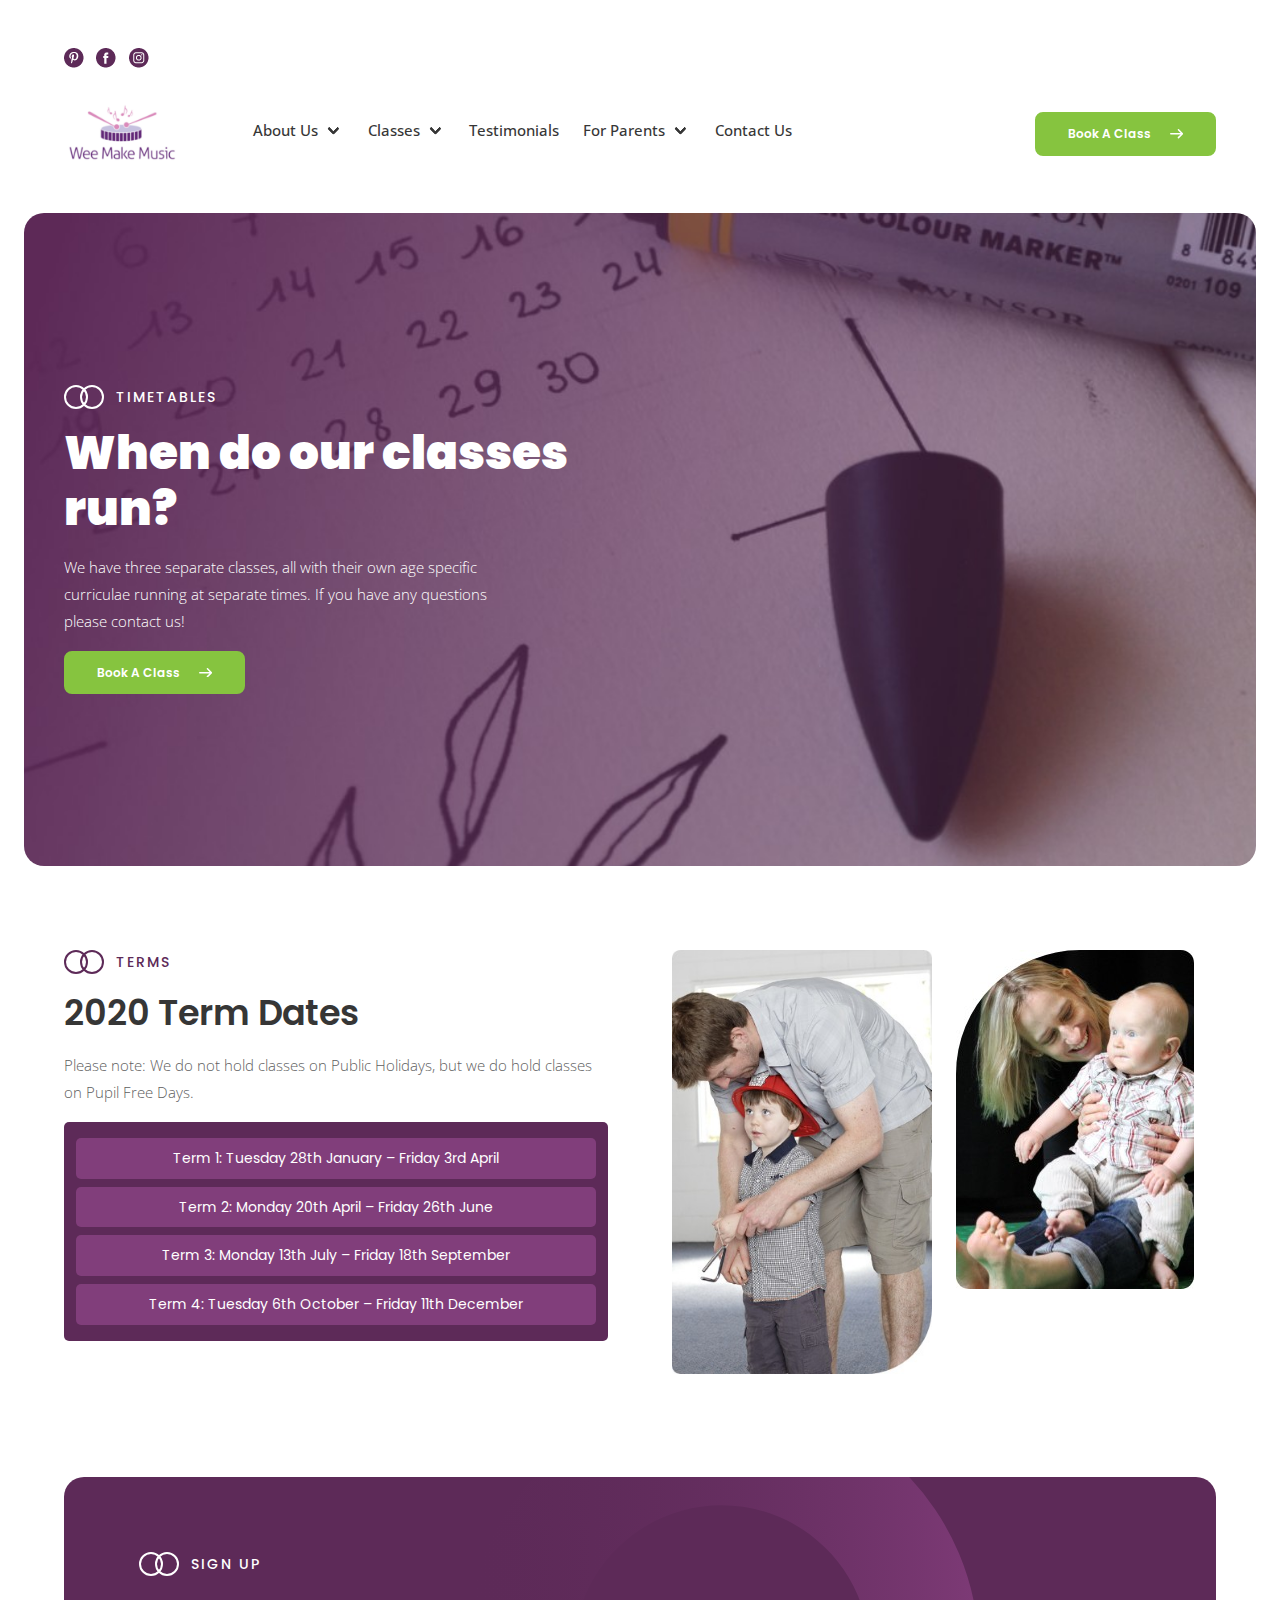
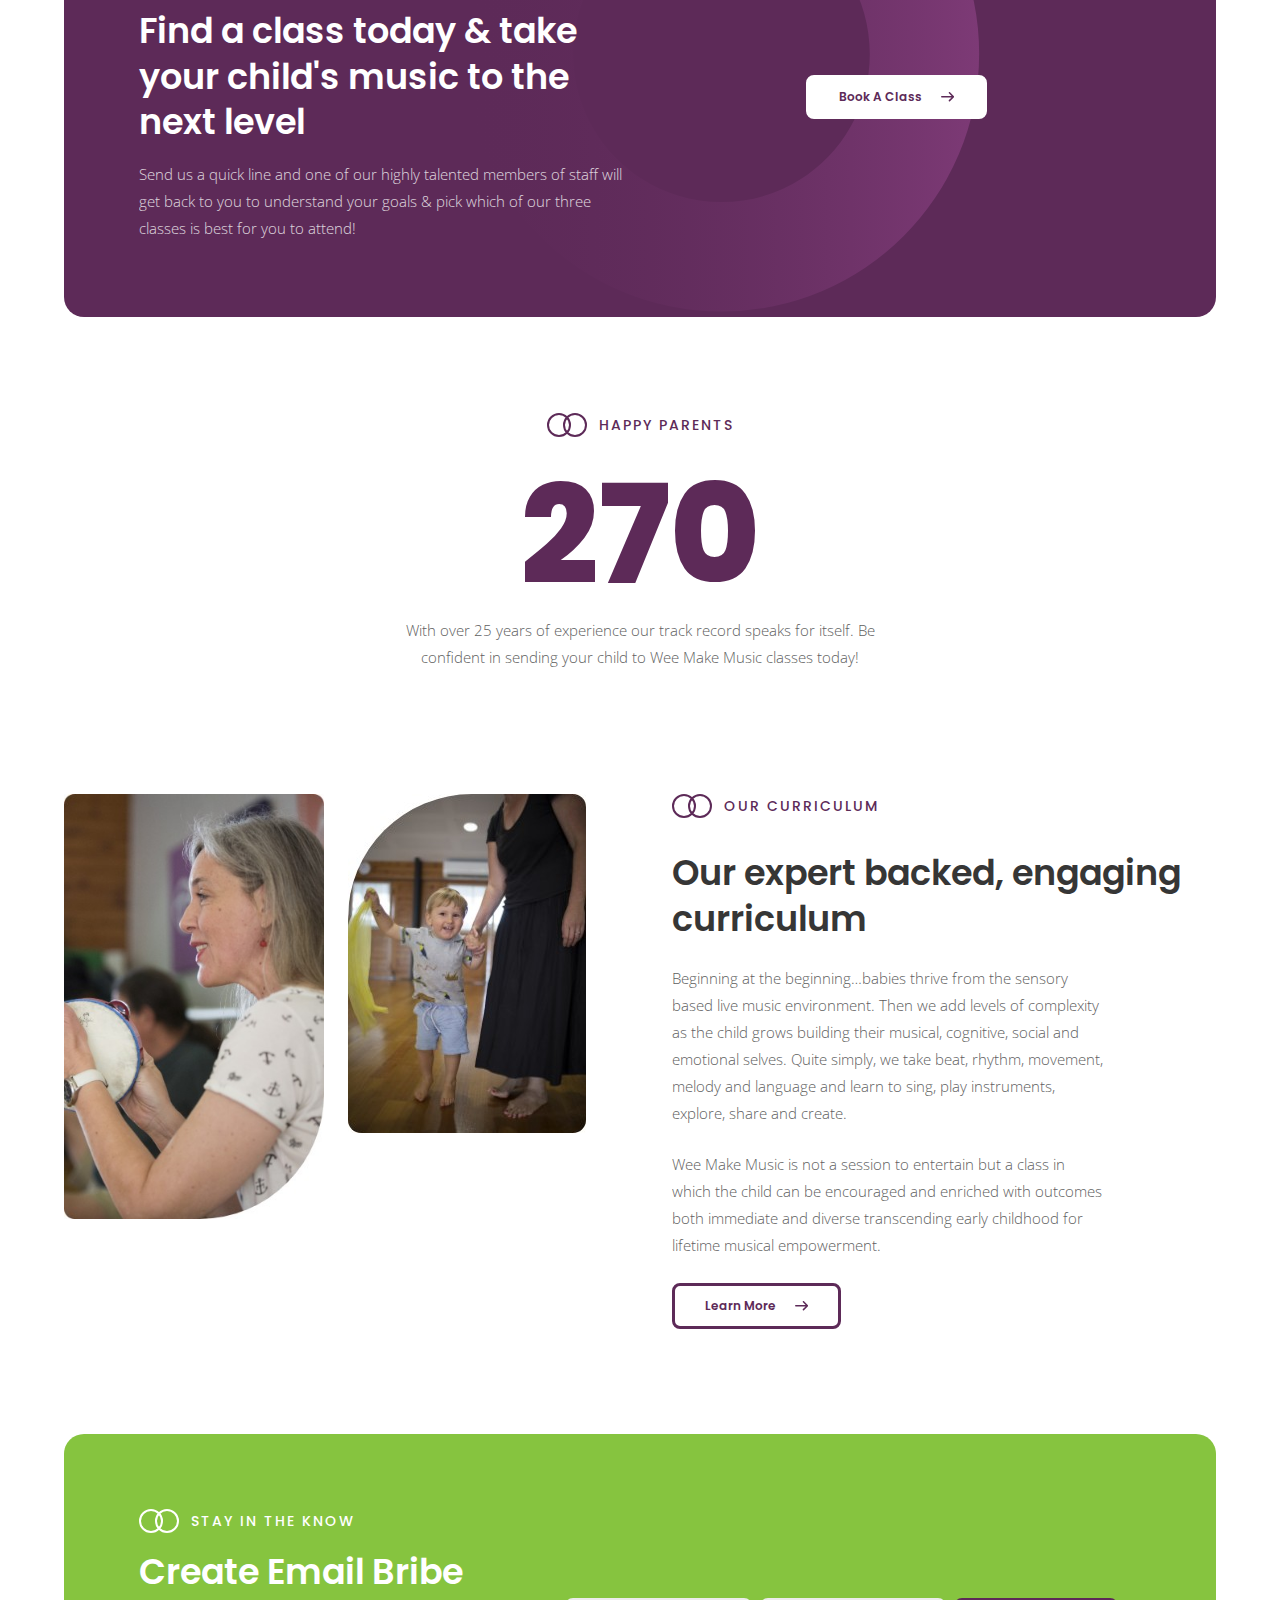
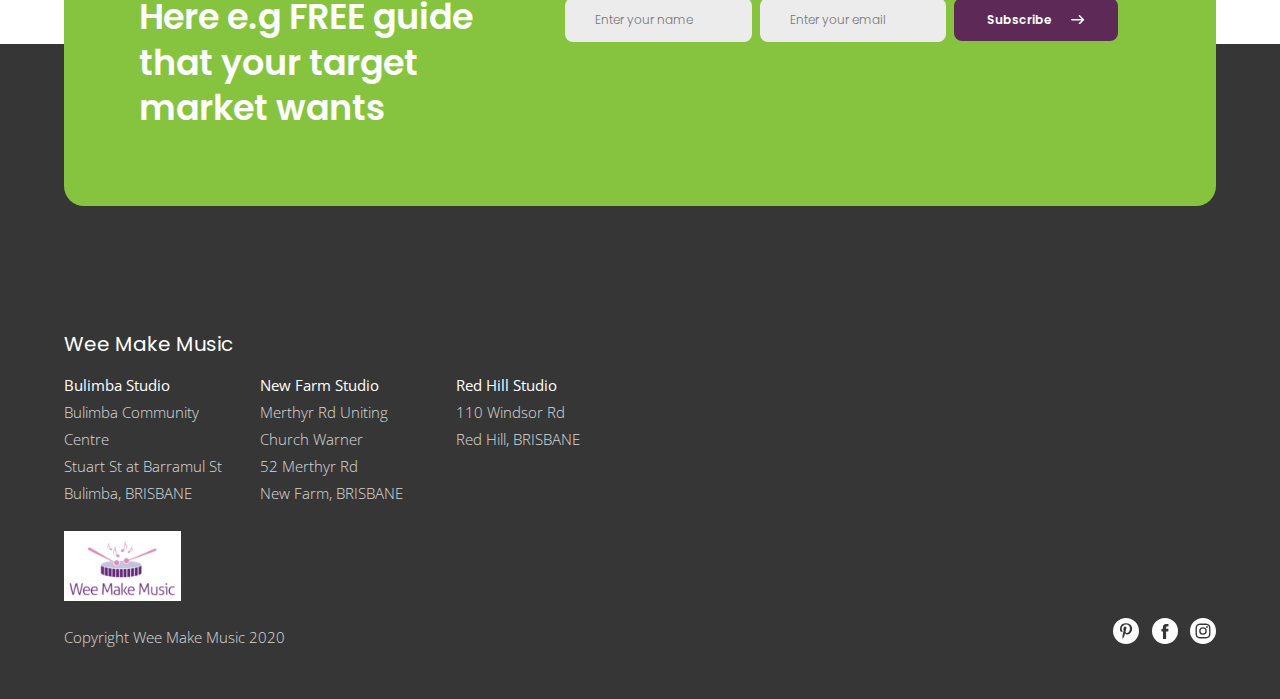
<file: timetables.html>
<!DOCTYPE html>
<html lang="en">
<head>
  <meta charset="UTF-8">
  <meta name="viewport" content="width=device-width, initial-scale=1.0">
  <meta http-equiv="X-UA-Compatible" content="ie=edge">
  <link rel="stylesheet" type="text/css" href="css/bulma.css">
  <link rel="stylesheet" type="text/css" href="css/main.css">
  <link rel="preconnect" href="https://fonts.gstatic.com">
  <link href="https://fonts.googleapis.com/css2?family=Open+Sans:wght@300;400&family=Poppins:wght@300;500;600;700&display=swap" rel="stylesheet">
  <title>Wee Make Music</title>
</head>
<body>
  <section class="section padding-reset-mobile">
    <div class="container">
      <div class="nav-header pb-3">
        <div class="columns">
          <article class="column">
          <a href="#">
            <img src="assets/pinterest.png" alt="The pinterest logo" class="social-favicon mr-2">
          </a>
          <a href="#">
            <img src="assets/facebook.png" alt="The facebook logo" class="social-favicon mr-2">
          </a>
          <a href="#">
            <img src="assets/instagram.png" alt="The instagram logo" class="social-favicon">
          </a>
        </article>
        </div>
      </div>

      <nav class="navbar is-transparent" role="navigation" aria-label="main navigation">
      <div class="navbar-brand is-flex-center">
        <a class="navbar-item" href="index.html">
          <img src="assets/wee-make-music-logo.png" class="logo">
        </a>

        <a role="button" class="navbar-burger burger" aria-label="menu" aria-expanded="false" data-target="navbarBasicExample">
          <span aria-hidden="true"></span>
          <span aria-hidden="true"></span>
          <span aria-hidden="true"></span>
        </a>
      </div>

      <div id="navbarBasicExample" class="navbar-menu is-small-section-padding-mobile">
        <div class="navbar-start pl-6 padding-remove-mobile">
          <div class="navbar-item has-dropdown is-hoverable">
            <a href="#" class="navbar-link nav-link" onclick="showHideDropdown()">
              About Us
            </a>

            <div class="navbar-dropdown" id="navbarDropdown">
              <a href="about.html" class="navbar-item nav-link-sub">
                About Us
              </a>
              <a href="our-curriculum.html" class="navbar-item nav-link-sub">
                Our Curriculum
              </a>
              <a href="our-fees.html" class="navbar-item nav-link-sub">
                Our Fees
              </a>
              <a href="timetables.html" class="navbar-item nav-link-sub">
                Timetables
              </a>
            </div>
          </div>


          <div class="navbar-item has-dropdown is-hoverable">
            <a href="#" class="navbar-link nav-link" onclick="showHideDropdown()">
              Classes
            </a>

            <div class="navbar-dropdown" id="navbarDropdown">
              <a href="service-page.html" class="navbar-item nav-link-sub">
                3-14 Months
              </a>
              <a class="navbar-item nav-link-sub">
                Class 2
              </a>
              <a class="navbar-item nav-link-sub">
                Class 3
              </a>
              <a class="navbar-item nav-link-sub">
                Class 4
              </a>
            </div>
          </div>


          <a href="testimonials.html" class="navbar-item nav-link">
            Testimonials
          </a>

          <div class="navbar-item has-dropdown is-hoverable">
            <a class="navbar-link nav-link" onclick="showHideDropdown()">
              For Parents
            </a>

            <div class="navbar-dropdown" id="navbarDropdown">
              <a href="concert.html" class="navbar-item nav-link-sub">
                Concert
              </a>
              <a href="blog.html" class="navbar-item nav-link-sub">
                Blog
              </a>
              <a href="faq.html" class="navbar-item nav-link-sub">
                FAQs
              </a>
            </div>
          </div>


          <a href="contact.html" class="navbar-item nav-link">
            Contact Us
          </a>
        </div>

        <div class="navbar-end is-flex is-flex-center">
          <div class="navbar-item">
            <div class="buttons">
              <a href="quote.html" class="btn-primary btn-green box-shadow btn-arrow-green">Book A Class <svg xmlns="http://www.w3.org/2000/svg" width="13.202" height="9.418" viewBox="0 0 13.202 9.418" class="ml-4 mt-1px"><path d="M24.856,136.172h0l-3.969-3.95a.76.76,0,0,0-1.072,1.077l2.665,2.652-9.843,0a.76.76,0,0,0,0,1.519l9.843,0-2.665,2.652a.76.76,0,0,0,1.072,1.077l3.969-3.95h0A.76.76,0,0,0,24.856,136.172Z" transform="translate(-11.876 -132)" fill="#fff"/></svg></a>
            </div>
          </div>
        </div>
      </div>
      </nav>
    </div>
  </section>

  <main class="is-relative">
    <section class="section pt-1 padding-remove-mobile padding-remove-tablet">
      <div class="container index-hero-bg timetable-bg pr-reset-mobile pl-reset-mobile pl-remove-tablet pr-remove-tablet">
      <div class="container">
        <div class="columns pt-10 pb-10 pt-reset-mobile pb-reset-mobile pt-reset-tablet pb-reset-tablet">
          <article class="column pr-6 pr-reset-mobile pl-2rem-tablet pr-reset-tablet ">
            <div class="is-flex is-flex-center">
              <img src="assets/circle-cross.svg" alt="Two crosses intersected" class="circle-cross-img">
            <h1 class="small-pop-header ml-3 text-white">TIMETABLES</h1>
          </div>
          <h2 class="page-header text-white mt-4">When do our classes run?</h2>
          <p class="text-white mt-4 mb-4 opacity-full width-80">We have three separate classes, all with their own age specific curriculae running at separate times. If you have any questions please contact us!</p>
          <a href="quote.html" class="btn-primary btn-green box-shadow btn-arrow-green is-inline-block">Book A Class <svg xmlns="http://www.w3.org/2000/svg" width="13.202" height="9.418" viewBox="0 0 13.202 9.418" class="ml-4 mt-1px"><path d="M24.856,136.172h0l-3.969-3.95a.76.76,0,0,0-1.072,1.077l2.665,2.652-9.843,0a.76.76,0,0,0,0,1.519l9.843,0-2.665,2.652a.76.76,0,0,0,1.072,1.077l3.969-3.95h0A.76.76,0,0,0,24.856,136.172Z" transform="translate(-11.876 -132)" fill="#fff"/></svg></a>
        </article>
        <article class="column is-flex is-flex-end-center">
        </article>
      </div>
    </div>
    </div>
  </section>

  <section class="section">
    <div class="container is-small-container">
      <div class="columns is-variable is-8">
        <article class="column">
          <div class="is-flex is-flex-center">
            <img src="assets/cross-circle-purple.svg" alt="Two crosses intersected" class="circle-cross-img">
            <h3 class="small-pop-header ml-3 text-purple">TERMS</h3>
          </div>
          <h4 class="section-header my-4">2020 Term Dates</h4>
          <p>Please note: We do not hold classes on Public Holidays, but we do hold classes on Pupil Free Days.</p>
          <div class="purple-bg px-3 py-5 br-5 mt-4">
            <div class="columns is-variable is-flex-column is-1">
              <article class="column column-y-reset">
                <div class="purple-light-bg br-5 p-3">
                  <p class="pill-text opacity-full text-white text-center">Term 1: Tuesday 28th January – Friday 3rd April</p>
                </div>
              </article>
              <article class="column column-y-reset">
                <div class="purple-light-bg br-5 p-3">
                  <p class="pill-text opacity-full text-white text-center">Term 2: Monday 20th April – Friday 26th June</p>
                </div>
              </article>
              <article class="column column-y-reset">
                <div class="purple-light-bg br-5 p-3">
                  <p class="pill-text opacity-full text-white text-center">Term 3: Monday 13th July – Friday 18th September</p>
                </div>
              </article>
              <article class="column column-y-reset">
                <div class="purple-light-bg br-5 p-3">
                  <p class="pill-text opacity-full text-white text-center">Term 4: Tuesday 6th October – Friday 11th December</p>
                </div>
              </article>
            </div>
          </div>
        </article>
        <article class="column">
          <div class="columns is-variable is-3-desktop is-2-mobile is-mobile">
            <article class="column">
              <img src="assets/4508.jpg" alt="A woman playing the tambourine">
            </article>
            <article class="column ">
              <img src="assets/8663.jpg" alt="A woman holding a childs hand">
            </article>
          </div>
        </article>
      </div>
    </div>
  </section>



















  <section class="section">
    <div class="container purple-with-cutout-bg is-small-container">
      <div class="padding-uniform is-padding-75px padding-reset-mobile">
        <div class="columns">
          <article class="column">
            <div class="is-flex is-flex-center pb-4">
              <img src="assets/circle-cross.svg" alt="Two crosses intersected" class="circle-cross-img">
              <h3 class="small-pop-header ml-3 text-white">SIGN UP</h3>
            </div>
            <h4 class="section-header text-white my-4">Find a class today & take your child's music to the next level</h4>
            <p class="text-white">Send us a quick line and one of our highly talented members of staff will get back to you to understand your goals & pick which of our three classes is best for you to attend!</p>
          </article>
          <article class="column is-flex is-flex-justify-center">
            <div class="width-100-mobile">
              <a href="#" class="btn-primary btn-white-p box-shadow btn-arrow-purple-secondary is-inline-block btn-mobile-full-width">Book A Class <svg xmlns="http://www.w3.org/2000/svg" width="13.202" height="9.418" viewBox="0 0 13.202 9.418" class="ml-4 mt-1px"><path d="M24.856,136.172h0l-3.969-3.95a.76.76,0,0,0-1.072,1.077l2.665,2.652-9.843,0a.76.76,0,0,0,0,1.519l9.843,0-2.665,2.652a.76.76,0,0,0,1.072,1.077l3.969-3.95h0A.76.76,0,0,0,24.856,136.172Z" transform="translate(-11.876 -132)" fill="#5d2a58"/></svg></a>
            </div>
          </article>
        </div>
      </div>
    </div>
  </section>


  <section class="section">
    <div class="container is-500-container">
      <div>
        <div class="is-flex is-flex-justify-center pb-4">
          <img src="assets/cross-circle-purple.svg" alt="Two crosses intersected" class="circle-cross-img">
          <h3 class="small-pop-header ml-3 text-purple">HAPPY PARENTS</h3>
        </div>
        <p class="opacity-full happy-parents-number text-center">270</p>
        <p class="text-center">With over 25 years of experience our track record speaks for itself. Be confident in sending your child to Wee Make Music classes today!</p>
      </div>
    </div>
  </section>

  <section class="section is-padding-large">
    <div class="container is-small-container pb-15 pb-25rem-mobile">
      <div class="columns is-variable is-8">
        <article class="column">
          <div class="columns is-variable is-3-desktop is-2-mobile is-mobile">
            <article class="column">
              <img src="assets/00040.jpg" alt="A woman playing the tambourine">
            </article>
            <article class="column ">
              <img src="assets/00142.jpg" alt="A woman holding a childs hand">
            </article>
          </div>
        </article>
        <article class="column">
          <div class="is-flex is-flex-center pb-4">
            <img src="assets/cross-circle-purple.svg" alt="Two crosses intersected" class="circle-cross-img">
            <h3 class="small-pop-header ml-3 text-purple">OUR CURRICULUM</h3>
          </div>
          <h4 class="section-header mt-4 mb-5">Our expert backed, engaging curriculum</h4>
          <p class="width-80 width-100-mobile width-100-tablet">Beginning at the beginning…babies thrive from the sensory based live music environment. Then we add levels of complexity as the child grows building their musical, cognitive, social and emotional selves. Quite simply, we take beat, rhythm, movement, melody and language and learn to sing, play instruments, explore, share and create.</p>
          <p class="width-80 my-5 width-100-mobile width-100-tablet">Wee Make Music is not a session to entertain but a class in which the child can be encouraged and enriched with outcomes both immediate and diverse transcending early childhood for lifetime musical empowerment.</p>
          <a href="our-curriculum.html" class="btn-secondary btn-purple-secondary box-shadow btn-arrow-purple-secondary is-inline-block btn-mobile-full-width">Learn More <svg xmlns="http://www.w3.org/2000/svg" width="13.202" height="9.418" viewBox="0 0 13.202 9.418" class="ml-4 mt-1px"><path d="M24.856,136.172h0l-3.969-3.95a.76.76,0,0,0-1.072,1.077l2.665,2.652-9.843,0a.76.76,0,0,0,0,1.519l9.843,0-2.665,2.652a.76.76,0,0,0,1.072,1.077l3.969-3.95h0A.76.76,0,0,0,24.856,136.172Z" transform="translate(-11.876 -132)" fill="#5d2a58"/></svg></a>
        </article>
      </div>
    </div>
  </section>

  <section class="overlap-container section-padding-reset-mobile section-padding-reset-tablet">
    <div class="container br-20 green-bg">
      <div class="is-padding-75px padding-reset-mobile">
        <div class="columns is-variable is-8 is-flex-column-tablet">
          <article class="column">
            <div class="is-flex is-flex-center pb-4">
              <img src="assets/circle-cross.svg" alt="Two crosses intersected" class="circle-cross-img">
              <h3 class="small-pop-header ml-3 text-white">STAY IN THE KNOW</h3>
            </div>
            <h4 class="section-header text-white">Create Email Bribe Here e.g FREE guide that your target market wants</h4>
          </article>
          <article class="column is-three-fifths-desktop is-full-tablet is-flex is-flex-justify-center">
            <form action="" class="std-form">
              <div class="columns is-variable is-1">
                <article class="column">
                  <input type="text" placeholder="Enter your name">
                </article>
                <article class="column">
                  <input type="text" placeholder="Enter your email">
                </article>
                <article class="column">
                  <a href="#" class="btn-primary btn-purple box-shadow btn-arrow-purple is-inline-block">Subscribe <svg xmlns="http://www.w3.org/2000/svg" width="13.202" height="9.418" viewBox="0 0 13.202 9.418" class="ml-4 mt-1px"><path d="M24.856,136.172h0l-3.969-3.95a.76.76,0,0,0-1.072,1.077l2.665,2.652-9.843,0a.76.76,0,0,0,0,1.519l9.843,0-2.665,2.652a.76.76,0,0,0,1.072,1.077l3.969-3.95h0A.76.76,0,0,0,24.856,136.172Z" transform="translate(-11.876 -132)" fill="#fff"/></svg></a>
                </article>
              </div>
            <form>
          </article>
        </div>
      </div>
    </div>
  </section>
</main>

<footer class="section">
  <div class="container">
    <div class="columns pt-15">
      <article class="column">
        <h4 class="sub-section-header text-white mb-4">Wee Make Music</h4>
        <div class="columns">
          <article class="column">
            <p class="opacity-full text-white"><b>Bulimba Studio</b></p>
            <p class="text-white">Bulimba Community Centre</p>
            <p class="text-white">Stuart St at Barramul St</p>
            <p class="text-white">Bulimba, BRISBANE</p>
          </article>
          <article class="column">
            <p class="opacity-full text-white"><b>New Farm Studio</b></p>
            <p class="text-white">Merthyr Rd Uniting Church Warner</p>
            <p class="text-white">52 Merthyr Rd</p>
            <p class="text-white">New Farm, BRISBANE</p>
          </article>
          <article class="column">
            <p class="opacity-full text-white"><b>Red Hill Studio</b></p>
            <p class="text-white">110 Windsor Rd</p>
            <p class="text-white">Red Hill, BRISBANE</p>
          </article>
        </div>
        <img src="assets/wee-make-music-logo.png" class="logo mb-4">
        <p class="text-white">Copyright Wee Make Music 2020</p>
      </article>
      <article class="column is-flex is-flex-end-bottom">
        <div class="columns">
          <article class="column">
          <a href="#">
            <img src="assets/pinterest-white.svg" alt="The pinterest logo" class="social-favicon mr-2">
          </a>
          <a href="#">
            <img src="assets/facebook-white.svg" alt="The facebook logo" class="social-favicon mr-2">
          </a>
          <a href="#">
            <img src="assets/instagram-white.svg" alt="The instagram logo" class="social-favicon">
          </a>
        </article>
        </div>
      </article>
    </div>
  </div>
</footer>



<script type="text/javascript" src="js/main.js"></script>
</body>
</html>
</file>
<file: css/main.css>
.is-flex {
  display: flex; }

.is-flex-column {
  flex-direction: column; }

.is-flex-between {
  justify-content: space-between; }

.is-flex-end {
  justify-content: flex-end; }

.is-flex-center {
  align-items: center; }

.is-flex-start {
  align-items: flex-start; }

.is-flex-start-center {
  align-items: flex-start;
  justify-content: center; }

.is-flex-end-bottom {
  justify-content: flex-end;
  align-items: flex-end; }

.is-flex-end-center {
  align-items: center;
  justify-content: flex-end; }

.is-flex-justify-center {
  justify-content: center;
  align-items: center; }

.is-flex-column-between {
  flex-direction: column;
  justify-content: space-between; }

.is-flex-item-bottom {
  margin-top: auto; }

@media (min-width: 768px) and (max-width: 1024px) {
  .is-flex-column-tablet {
    flex-direction: column; } }
@media screen and (max-width: 768px) {
  .is-flex-column-mobile {
    flex-direction: column; }

  .columns.is-reversed-mobile {
    flex-direction: column-reverse;
    display: flex; }

  .is-flex-justify-center-mobile {
    justify-content: center;
    align-items: center; } }
p, .p {
  font-family: "Open Sans", sans-serif;
  font-size: 15px;
  color: #363636;
  line-height: 27px;
  opacity: .80;
  font-weight: 300; }

.p-mini {
  font-size: 13px !important; }

.small-pop-header {
  font-family: "Poppins", sans-serif;
  font-size: 14px;
  color: #363636;
  line-height: 18px;
  font-weight: 500;
  letter-spacing: 2px;
  text-transform: uppercase; }

.page-header {
  font-family: "Poppins", sans-serif;
  font-size: 47px;
  color: #363636;
  font-weight: 900;
  line-height: 1.2em; }

.section-header {
  font-family: "Poppins", sans-serif;
  font-size: 35px;
  color: #363636;
  font-weight: 600;
  line-height: 1.3em; }

.cta-header {
  font-family: "Open Sans", sans-serif;
  font-size: 30px;
  color: #363636;
  font-weight: 800;
  line-height: 1.2em; }

.sub-section-header {
  font-family: "Poppins", sans-serif;
  font-size: 20px;
  color: #363636;
  font-weight: 400;
  line-height: 1.2em; }

.benefit-header {
  font-family: "Open Sans", sans-serif;
  font-size: 20px;
  color: #FFFFFF;
  font-weight: 400;
  line-height: 1.2em; }

.pill-text {
  font-family: "Poppins", sans-serif;
  font-size: 14px;
  color: #FFFFFF;
  font-weight: 400;
  line-height: 1.2em; }

.giant-numbers {
  font-family: "Poppins", sans-serif;
  font-size: 63px;
  color: #FFFFFF;
  font-weight: 700;
  line-height: 1.2em; }

.happy-parents-number {
  font-family: "Poppins", sans-serif;
  font-size: 137px;
  color: #5D2A58;
  font-weight: 800;
  line-height: 1.2em; }

.text-white {
  color: #FFFFFF !important; }

.text-cobalt {
  color: #363636 !important; }

.text-black {
  color: #000000; }

.text-green {
  color: #86C43F !important; }

.text-purple {
  color: #5D2A58 !important; }

.opacity-full {
  opacity: 1; }

.opacity-50 {
  opacity: .5; }

.text-center {
  text-align: center; }

.text-right {
  text-align: right; }

.p-60 {
  max-width: 60%; }

.p-70 {
  max-width: 70%; }

@media (min-width: 769px) and (max-width: 1024px) {
  .benefit-header {
    font-size: 14px; }

  .p-width-tablet-reset {
    max-width: 100%; }

  .section-header {
    font-size: 30px; }

  .sub-section-header {
    font-size: 16px; }

  .page-header {
    font-size: 40px; }

  .small-pop-header {
    font-size: 12px; }

  .happy-parents-number {
    font-size: 75px; }

  .giant-numbers {
    font-size: 40px; } }
@media screen and (max-width: 768px) {
  .benefit-header {
    font-size: 13px; }

  .page-header {
    font-size: 35px; }

  .section-header {
    font-size: 30px; }

  .sub-section-header {
    font-size: 17px; }

  .p-width-mobile-reset {
    max-width: 100%; }

  .small-pop-header {
    font-size: 13px; }

  .p-70 {
    max-width: 100%; }

  .text-center-mobile {
    text-align: center; }

  .happy-parents-number {
    font-size: 57px; }

  .giant-numbers {
    font-size: 35px; }

  p {
    font-family: "Open Sans", sans-serif;
    font-size: 14px;
    color: #363636;
    line-height: 27px;
    opacity: .80;
    font-weight: 300; } }
.is-padding-large-container {
  padding: 5px 3.5rem 5px 3.5rem !important; }

.is-padding-xl {
  padding: 150px 1.5rem 150px 1.5rem !important; }

.is-padding-large {
  padding: 75px 1.5rem 75px 1.5rem !important; }

.is-padding-medium {
  padding: 25px 1.5rem 25px 1.5rem !important; }

.is-padding-small {
  padding: 15px 1.5rem 15px 1.5rem !important; }

.is-padding-xs {
  padding: 5px 1.5rem 5px 1.5rem !important; }

.is-padding-xxs {
  padding: 1px 1.5rem 1px 1.5rem !important; }

.is-padding-30px {
  padding: 30px; }

.is-padding-50px {
  padding: 50px; }

.is-padding-75px {
  padding: 75px; }

.is-padding-medium-uniform {
  padding: 100px; }

.is-padding-large-uniform {
  padding: 170px; }

.pr-80 {
  padding-right: 80%; }

.pl-150-px {
  padding-left: 150px; }

.pt-8 {
  padding-top: 8rem !important; }

.pt-10 {
  padding-top: 10rem !important; }

.pt-15 {
  padding-top: 15rem !important; }

.pb-10 {
  padding-bottom: 10rem !important; }

.pb-15 {
  padding-bottom: 15rem !important; }

.pb-25 {
  padding-bottom: 25rem !important; }

.mt-10 {
  margin-top: 9rem !important; }

.mb-12 {
  margin-bottom: 12em !important; }

.mr-auto {
  margin-right: auto !important; }

.mt-negative-200px {
  margin-top: -200px; }

.mb-negative-105px {
  margin-bottom: -105px; }

.padding-remove {
  padding: 0 !important; }

.margin-remove {
  margin: none !important; }

.margin-bottom-remove {
  margin-bottom: 0 !important; }

.overlap-container {
  margin-left: auto;
  margin-right: auto;
  left: 0;
  right: 0;
  bottom: -162px;
  position: absolute; }

@media (min-width: 768px) and (max-width: 1024px) {
  .mt-1-tablet-only {
    margin-top: 1rem; }

  .margin-remove-tablet {
    margin: 0 !important; }

  .pl-150-px {
    padding-left: 25px; }

  .pl-2rem-tablet {
    padding-left: 2rem !important; }

  .pl-remove-tablet {
    padding-left: 0 !important; }

  .pl-reset-tablet {
    padding-left: 0.75rem !important; }

  .pr-reset-tablet {
    padding-right: 0.75rem !important; }

  .pr-remove-tablet {
    padding-right: 0 !important; }

  .pr-2rem-tablet {
    padding-right: 2rem !important; }

  .pt-2-tablet {
    padding-top: 2rem !important; }

  .pb-2-tablet {
    padding-bottom: 2rem !important; }

  .pt-reset-tablet {
    padding-top: 0.75rem !important; }

  .pb-reset-tablet {
    padding-bottom: 0.75rem !important; }

  .padding-reset-tablet {
    padding: 1.5rem !important; }

  .padding-remove-tablet {
    padding: 0 !important; }

  .is-padding-20px-tablet {
    padding: 20px; }

  .padding-top-remove-tablet {
    padding-top: 0 !important; }

  .padding-top-remove-tablet {
    padding: 0 1.5rem 25px 1.5rem !important; }

  .section-padding-reset-tablet {
    padding: 3rem 1.5rem !important; } }
@media screen and (max-width: 768px) {
  .padding-remove-mobile {
    padding: 0 !important; }

  .margin-remove-mobile {
    margin: 0 !important; }

  .mb-negative-65px-mobile {
    margin-bottom: -65px !important; }

  .pr-remove-mobile {
    padding-right: 0 !important; }

  .padding-reset-mobile {
    padding: 1.5rem !important; }

  .pr-reset-mobile {
    padding-right: 0.75rem !important; }

  .pl-reset-mobile {
    padding-left: 0.75rem !important; }

  .pt-reset-mobile {
    padding-top: 0.75rem !important; }

  .pb-reset-mobile {
    padding-bottom: 0.75rem !important; }

  .pb-20-mobile {
    padding-bottom: 20rem !important; }

  .section-padding-reset-mobile {
    padding: 3rem 1rem !important; }

  .is-small-section-padding-mobile {
    padding: 20px 1.5rem 20px 1.5rem !important; }

  .is-padding-large, .is-padding-xl {
    padding: 35px 1.5rem 35px 1.5rem !important; }

  .ml-remove-mobile-only {
    margin-left: 0 !important; }

  .mt-1-mobile-only {
    margin-top: 1rem !important; }

  .mt-2-mobile-only {
    margin-top: 2rem !important; }

  .mt-3-mobile-only {
    margin-top: 3rem !important; }

  .padding-top-remove-mobile {
    padding: 0 1.5rem 25px 1.5rem !important; }

  .pt-1-mobile {
    padding-top: 1rem !important; }

  .pt-2-mobile {
    padding-top: 2rem !important; }

  .pt-3-mobile {
    padding-top: 3rem !important; }

  .is-padding-small-mobile {
    padding: 15px 1rem !important; }

  .is-padding-xs-mobile {
    padding: 0.5rem !important; }

  .is-padding-large {
    padding: 3rem 1rem !important; }

  .container.is-fluid {
    padding: 0; }

  .pl-150-px {
    padding-left: 10px; }

  .pb-25rem-mobile {
    padding-bottom: 25rem !important; }

  .is-padding-small {
    padding: 15px 1rem !important; } }
.blog-tag-bubble {
  border: 0.5px solid rgba(0, 0, 0, 0.2);
  border-radius: 7px;
  padding: 7px 12px;
  width: auto;
  height: auto;
  max-width: 200px;
  display: inline-block; }
  .blog-tag-bubble span {
    margin: 0 !important; }

.social-share {
  border: 0.5px solid rgba(0, 0, 0, 0.2);
  padding: 25px;
  -webkit-box-shadow: 0px 0px 22px 5px rgba(179, 179, 179, 0.56);
  -moz-box-shadow: 0px 0px 22px 5px rgba(179, 179, 179, 0.56);
  box-shadow: 0px 0px 22px 5px rgba(179, 179, 179, 0.56);
  border-radius: 7px; }

.alert-box {
  padding: 35px;
  border-radius: 7px;
  width: 70%; }
  .alert-box .alert-box-header {
    border: 0.5px solid rgba(0, 0, 0, 0.2);
    background-color: #FFFFFF;
    padding: 30px;
    border-radius: 7px; }
    .alert-box .alert-box-header div {
      height: 50px;
      width: 50px;
      border-radius: 50%;
      background-color: #F8D338; }

@media screen and (max-width: 768px) {
  .alert-box {
    width: 100%; } }
footer {
  background-color: #363636;
  width: 100%; }

.is-text-link {
  font-family: "Poppins", sans-serif;
  font-weight: 400;
  transition: ease-in-out 300ms;
  font-size: 15px; }
  .is-text-link svg {
    transition: ease-in-out 300ms;
    margin-left: 5px; }
  .is-text-link:hover svg {
    margin-left: 15px; }

.footer-link-ul li {
  display: block;
  padding: 5px 0 5px 0; }

.outerlap-image-container {
  position: absolute;
  top: -145px;
  right: 30px; }

.underlap-image-container {
  position: absolute;
  bottom: -215px;
  left: 0; }

.neg-mt-20px {
  margin-top: -20px; }

.neg-mb-60px {
  margin-bottom: -60px; }

.cobalt-pill {
  position: absolute;
  top: -22px;
  left: 0;
  right: 0;
  margin-left: auto;
  margin-right: auto;
  padding: 11px 49px;
  background-color: #363636;
  max-width: 50%; }

.faq-button {
  box-shadow: 8px 8px 32px 0px #e8eff7;
  transition: all 0.3s;
  cursor: pointer; }
  .faq-button:hover {
    margin-top: 20px; }

.gmap-card {
  box-shadow: 8px 8px 32px 0px #e8eff7;
  padding: 20px;
  border-radius: 13px; }
  .gmap-card div {
    border-radius: 8px 8px 8px 88px;
    margin-top: -40px;
    overflow: hidden;
    padding-bottom: 56.25%;
    position: relative;
    height: 0; }
    .gmap-card div iframe {
      left: 0;
      top: 0;
      height: 100%;
      width: 100%;
      position: absolute; }

.video-container-1 {
  border-radius: 13px 13px 166px 13px;
  background-image: url(../assets/video-1.jpg);
  height: 318px;
  position: relative;
  background-position: center top;
  background-repeat: no-repeat;
  background-size: cover; }
  .video-container-1 div {
    position: absolute;
    left: 40px;
    bottom: 16px; }

.video-container-2 {
  border-radius: 13px 166px 13px 13px;
  background-image: url(../assets/video-2.jpg);
  height: 318px;
  position: relative; }
  .video-container-2 div {
    position: absolute;
    left: 40px;
    bottom: 16px; }

@media (min-width: 768px) and (max-width: 1024px) {
  .outerlap-image-container {
    top: -95px; }

  .cobalt-pill {
    max-width: 80%; }

  .video-container-1, .video-container-2 {
    border-radius: 13px 96px 13px 13px;
    height: 228px; } }
@media screen and (max-width: 768px) {
  .pt-35rem-mobile {
    padding-top: .35rem !important; }

  .pb-35rem-mobile {
    padding-bottom: .35rem !important; }

  .outerlap-image-container {
    position: absolute;
    bottom: -145px;
    left: 0;
    right: 0;
    margin-left: auto;
    margin-right: auto; }

  .column .is-35-mobile {
    flex: none;
    width: 35%; }

  .cobalt-pill {
    max-width: 90%; }

  .video-container-1 {
    border-radius: 8px 8px 120px 8px;
    background-image: url(../assets/video-1.jpg);
    height: 213px;
    position: relative;
    background-position: center;
    background-repeat: no-repeat;
    background-size: cover;
    margin-bottom: 40px; }
    .video-container-1 div {
      position: absolute;
      left: 40px;
      bottom: 16px; }

  .video-container-2 {
    border-radius: 8px 120px 8px 8px;
    background-image: url(../assets/video-2.jpg);
    height: 213px;
    position: relative;
    background-position: center;
    background-repeat: no-repeat;
    background-size: cover; }
    .video-container-2 div {
      position: absolute;
      left: 40px;
      bottom: 16px; } }
.logo {
  max-height: 100% !important; }

.circle-cross-img {
  max-height: 24px; }

.circle-img {
  max-height: 63px; }

.team-portrait {
  border-radius: 8px; }

.graph {
  margin: 0 auto !important;
  display: block; }

.outerlap-img {
  border-radius: 13px 13px 13px 166px; }

.social-favicon:hover, .logo:hover {
  opacity: 0.7; }

.btn-arrow-purple svg, .btn-arrow-purple path {
  transition: all .3s;
  -webkit-transition: all .3s;
  -moz-transition: all .3s;
  -o-transition: all .3s; }
.btn-arrow-purple svg path {
  fill: #FFFFFF; }
.btn-arrow-purple:hover svg path {
  fill: #5D2A58 !important; }

.btn-arrow-purple-secondary svg path {
  fill: #5D2A58; }
.btn-arrow-purple-secondary:hover svg path {
  fill: #FFFFFF !important; }

.btn-arrow-green svg, .btn-arrow-green path {
  transition: all .3s;
  -webkit-transition: all .3s;
  -moz-transition: all .3s;
  -o-transition: all .3s; }
.btn-arrow-green:hover svg path {
  fill: #86C43F !important; }

.btn-arrow-green-secondary svg path {
  fill: #86C43F !important; }
.btn-arrow-green-secondary:hover svg path {
  fill: #FFFFFF !important; }

@media screen and (max-width: 768px) {
  .play-button {
    max-width: 50%; }

  .faq-icon {
    max-width: 50px; }

  .graph {
    max-width: 300px;
    margin: 0 auto !important;
    display: block; } }
.navbar {
  background-color: transparent !important; }

.navbar-link:not(.is-arrowless)::after {
  border-color: #363636 !important; }

.nav-link {
  font-family: "Open Sans", sans-serif;
  font-weight: 500;
  font-size: 15px;
  color: #363636;
  transition: ease-in-out color 100ms; }
  .nav-link:hover {
    color: #363636 !important; }

.nav-link-sub {
  font-family: "Open Sans", sans-serif;
  font-weight: 500;
  font-size: 13px;
  color: #363636;
  transition: ease-in-out color 100ms; }
  .nav-link-sub:hover {
    color: #5D2A58 !important; }

.button {
  border: none;
  padding: 0; }

.button-reset {
  background: none;
  border: none; }

button {
  cursor: pointer; }

.btn-primary {
  font-family: "Poppins", sans-serif;
  font-size: 12px;
  font-weight: 600;
  color: #FFFFFF;
  border: 3px solid transparent;
  padding: 12px 30px 12px 30px;
  transition: all .3s;
  -webkit-transition: all .3s;
  -moz-transition: all .3s;
  -o-transition: all .3s;
  min-width: 120px;
  outline: none;
  cursor: pointer;
  border-radius: 8px;
  line-height: 1em; }

.btn-secondary {
  font-family: "Poppins", sans-serif;
  font-size: 12px;
  font-weight: 600;
  background-color: transparent;
  padding: 13px 30px 13px 30px;
  transition: all .3s;
  -webkit-transition: all .3s;
  -moz-transition: all .3s;
  -o-transition: all .3s;
  min-width: 120px;
  outline: none;
  cursor: pointer;
  border-radius: 8px;
  line-height: 1em; }

.btn-primary-no-pad {
  font-family: "Open Sans", sans-serif;
  font-size: 12px;
  font-weight: 600;
  color: #FFFFFF;
  border: 3px solid transparent;
  padding: 13px;
  transition: all .3s;
  -webkit-transition: all .3s;
  -moz-transition: all .3s;
  -o-transition: all .3s;
  min-width: 140px;
  outline: none;
  cursor: pointer; }

.btn-secondary-no-pad {
  font-family: "Open Sans", sans-serif;
  font-size: 12px;
  font-weight: 600;
  background-color: transparent;
  padding: 13px;
  transition: all .3s;
  -webkit-transition: all .3s;
  -moz-transition: all .3s;
  -o-transition: all .3s;
  outline: none;
  cursor: pointer; }

.fw {
  width: 100%; }

.square {
  border-radius: 0px; }

.rounded {
  border-radius: 28px; }

.btn-text-only {
  font-family: "Open Sans", sans-serif;
  font-size: 15px;
  font-weight: 600;
  text-decoration: none;
  color: #363636;
  transition: all .3s ease-in-out; }
  .btn-text-only img, .btn-text-only svg {
    height: auto;
    width: auto;
    max-height: 0.7rem;
    margin: 3px 0 0 10px;
    transition: all 200ms ease-out; }
  .btn-text-only:hover {
    text-decoration: underline; }
    .btn-text-only:hover img {
      margin-left: 25px; }

.btn-purple {
  border: 3px solid #5D2A58;
  background-color: #5D2A58;
  color: #FFF; }
  .btn-purple:hover {
    background-color: transparent;
    color: #5D2A58; }

.btn-green {
  border: 3px solid #86C43F;
  background-color: #86C43F;
  color: #FFF; }
  .btn-green:hover {
    background-color: transparent;
    color: #86C43F; }

.btn-white-p {
  border: 3px solid #FFFFFF;
  background-color: #FFFFFF;
  color: #5D2A58; }
  .btn-white-p:hover {
    background-color: transparent;
    color: #FFFFFF; }

.btn-white-g {
  border: 3px solid #FFFFFF;
  background-color: #FFFFFF;
  color: #86C43F; }
  .btn-white-g:hover {
    background-color: transparent;
    color: #FFFFFF; }

.btn-purple-secondary {
  border: 3px solid #5D2A58;
  background-color: transparent;
  color: #5D2A58; }
  .btn-purple-secondary:hover {
    background-color: #5D2A58;
    color: #FFFFFF; }

.btn-white-secondary {
  border: 3px solid #FFFFFF;
  background-color: transparent;
  color: #FFFFFF; }
  .btn-white-secondary:hover {
    background-color: #FFFFFF;
    border: 3px solid #FFFFFF;
    color: #86C43F; }

.btn-bronze-secondary-no-pad {
  border: 3px solid #ECECEC;
  background-color: transparent;
  color: #ECECEC; }
  .btn-bronze-secondary-no-pad:hover {
    background-color: #ECECEC;
    border: 3px solid #ECECEC;
    color: #FFFFFF; }

.btn-yellow-secondary {
  border: 3px solid #86C43F;
  background-color: transparent;
  color: #86C43F; }
  .btn-yellow-secondary:hover {
    background-color: #86C43F;
    border: 3px solid #86C43F;
    color: #FFFFFF; }

.mobile-carousel-control-container {
  display: none; }

.carousel-control-container {
  height: 60px;
  width: 60px;
  border: 3px solid #343434;
  background-color: transparent;
  transition: background-color 200ms ease-in-out;
  cursor: pointer; }
  .carousel-control-container:hover {
    background-color: #343434; }
    .carousel-control-container:hover svg path {
      fill: #FFFFFF; }

@media screen and (max-width: 1024px) {
  .navbar-dropdown {
    display: none; } }
@media screen and (max-width: 768px) {
  .btn-mobile-full-width {
    width: 100%;
    display: block;
    text-align: center; }

  .mobile-carousel-control-container {
    display: flex; } }
input[type=checkbox] {
  height: 15px;
  width: 15px;
  margin-top: 2px; }

.std-form {
  width: 100%;
  margin: 0; }
  .std-form input[type=text] {
    background-color: #ECECEC;
    font-family: "Poppins", sans-serif;
    font-size: 12px;
    font-weight: 300;
    color: #363636;
    padding: 13px 30px 13px 30px;
    width: 100%;
    line-height: 1em;
    border-radius: 8px;
    border: none; }
  .std-form textarea {
    background-color: #ECECEC;
    font-family: "Poppins", sans-serif;
    font-size: 12px;
    font-weight: 300;
    color: #000000;
    padding: 13px 30px 13px 30px;
    width: 100%;
    border-radius: 8px;
    border: none;
    line-height: 1em; }
  .std-form .select-img-position {
    position: relative; }
    .std-form .select-img-position img {
      position: absolute;
      width: auto;
      height: auto;
      height: 12px;
      width: 12px;
      right: 25px;
      top: calc(12px + 0.3rem); }
  .std-form select {
    border: none;
    background-color: #FFFFFF;
    border-radius: 7px;
    font-family: "Poppins", sans-serif;
    font-size: 12px;
    line-height: 1em;
    font-weight: 300;
    color: #000000;
    padding: 15px 30px 15px 30px;
    width: 100%;
    appearance: none;
    position: relative;
    cursor: pointer;
    -webkit-appearance: none; }
  .std-form .select-grey-bg {
    background-color: #ECECEC !important; }

.search-input {
  border: 1px solid #E9E9E9 !important;
  border-radius: 7px !important;
  background-color: #FFFFFF !important;
  font-size: 12px !important;
  font-family: "Open Sans", sans-serif !important;
  font-weight: 300 !important;
  color: #000000 !important;
  padding: 15px 25px 15px 25px !important;
  width: 100% !important;
  position: relative !important;
  appearance: none !important;
  cursor: text !important; }

.select-icon {
  position: absolute;
  width: 11px;
  height: 6px;
  top: 35px;
  right: 30px; }

.faq-search-container {
  position: relative; }
  .faq-search-container img {
    position: absolute;
    width: auto;
    height: auto;
    height: 12px;
    width: 12px;
    left: 25px;
    top: calc(12px + 0.3rem); }
  .faq-search-container input[type=text] {
    background-color: #FFFFFF;
    font-family: "Open Sans", sans-serif;
    font-size: 12px;
    font-weight: 300;
    color: #000000;
    padding: 17px 25px 17px 50px;
    width: 100%;
    border-radius: 26px;
    border: none;
    height: 48px; }

.subscribe-input {
  border: 0.1px solid rgba(0, 0, 0, 0.2);
  background-color: #FFFFFF;
  font-family: "Open Sans", sans-serif;
  font-size: 12px;
  font-weight: 300;
  color: #000000;
  padding: 15px 43px 15px 43px;
  width: 300px; }

@media (min-width: 768px) and (max-width: 1024px) {
  .subscribe-input {
    width: auto;
    max-width: 51%; } }
@media screen and (max-width: 768px) {
  .subscribe-input {
    width: 100%; } }
.br-5 {
  border-radius: 5px; }

.br-13 {
  border-radius: 13px; }

.br-20 {
  border-radius: 20px; }

.is-small-container {
  max-width: 1152px !important; }

.is-xs-container {
  max-width: 950px !important; }

.is-800-container {
  max-width: 800px !important; }

.is-500-container {
  max-width: 500px !important; }

.is-300-container {
  max-width: 300px !important; }

.is-200-container {
  max-width: 200px !important; }

.is-80-container {
  max-width: 95% !important; }

.is-margin-0-auto {
  margin: 0 auto; }

.accordion-container {
  cursor: pointer; }
  .accordion-container ::selection {
    color: none;
    background: none; }
  .accordion-container ::-moz-selection {
    color: none;
    background: none; }
  .accordion-container #accordion-hidden {
    display: none; }

.column-y-reset {
  padding: 0.25rem !important; }

.width-100 {
  width: 100%; }

.width-80 {
  width: 80%; }

.width-70 {
  width: 70%; }

.width-50 {
  width: 50%; }

.height-100 {
  height: 100%; }

.dropdown-faq-container {
  border-bottom: 2px solid #363636;
  padding: 10px 0;
  cursor: pointer;
  -webkit-touch-callout: none;
  /* iOS Safari */
  -webkit-user-select: none;
  /* Safari */
  -khtml-user-select: none;
  /* Konqueror HTML */
  -moz-user-select: none;
  /* Old versions of Firefox */
  -ms-user-select: none;
  /* Internet Explorer/Edge */
  user-select: none;
  /* Non-prefixed version, currently
     supported by Chrome, Edge, Opera and Firefox */ }
  .dropdown-faq-container .dropdown-faq-content {
    display: none; }

.mt-1px {
  margin-top: 2px; }

@media (min-width: 768px) and (max-width: 1024px) {
  .width-100-tablet {
    width: 100% !important; } }
@media screen and (max-width: 768px) {
  .is-small-container, .is-xs-container, .is-800-container {
    max-width: 100% !important; }

  .width-100-mobile {
    width: 100%; } }
.index-hero-bg {
  background-image: url(../assets/index-hero.jpg);
  background-position: center top;
  background-repeat: no-repeat;
  background-size: cover;
  max-width: 95% !important;
  border-radius: 20px; }

.about-hero-bg {
  background-image: url(../assets/about-hero.jpg) !important; }

.service-page-1-bg {
  background-image: url(../assets/service-page-1-hero.jpg) !important; }

.our-fees-bg {
  background-image: url(../assets/fees-hero.jpg) !important; }

.faq-bg {
  background-image: url(../assets/faq-hero.jpg) !important; }

.blog-bg {
  background-image: url(../assets/blog-hero.jpg) !important; }

.concert-bg {
  background-image: url(../assets/concert-hero.jpg) !important; }

.contact-bg {
  background-image: url(../assets/contact-hero.jpg) !important; }

.timetable-bg {
  background-image: url(../assets/schedule-hero.jpg) !important; }

.testimonials-bg {
  background-image: url(../assets/testimonials-hero.jpg) !important; }

.play-container {
  border-radius: 50%;
  height: 150px;
  width: 150px;
  background-color: #86C43F; }
  .play-container .play-button {
    max-width: 55px; }

.purple-with-cutout-bg {
  background-image: url(../assets/purple-svg-cutout.svg);
  background-position: top right;
  background-repeat: no-repeat;
  background-size: cover;
  background-color: #5D2A58;
  border-radius: 20px; }

.purple-with-cutout-bg-flip {
  background-image: url(../assets/purple-bg-svg-flip.svg); }

.green-with-cutout-bg {
  background-image: url(../assets/green-bg-underlay.svg);
  background-position: top right;
  background-repeat: no-repeat;
  background-size: cover;
  background-color: #86C43F;
  border-radius: 20px; }

.green-wide-bg {
  background-color: #86C43F;
  max-width: 95% !important;
  border-radius: 20px; }

.white-bg {
  background-color: #FFFFFF; }

.purple-bg {
  background-color: #5D2A58; }

.dark-purple-bg {
  background-color: #5D2A58; }

.green-bg {
  background-color: #86C43F; }

.dark-green-bg {
  background-color: #6C9B37; }

.grey-bg {
  background-color: #ECECEC; }

.cobalt-bg {
  background-color: #363636; }

.purple-light-bg {
  background-color: #813E7B; }

.index-overlap-container {
  margin-top: -250px; }

@media screen and (max-width: 1675px) {
  .index-hero-bg, .green-wide-bg {
    max-width: 100% !important; } }
@media (min-width: 768px) and (max-width: 1024px) {
  .index-hero-bg {
    background-image: url(../assets/index-hero-mobile.jpg);
    background-position: center top;
    background-repeat: no-repeat;
    background-size: cover;
    max-width: 100% !important;
    border-radius: 0%; }

  .about-hero-bg, .blog-hero-bg {
    border-radius: 0px !important; }

  .play-container {
    height: 150px;
    width: 150px; } }
@media screen and (max-width: 768px) {
  .index-hero-bg {
    background-image: url(../assets/index-hero-mobile.jpg);
    background-position: center top;
    background-repeat: no-repeat;
    background-size: cover;
    max-width: 100% !important;
    border-radius: 0%; }

  .about-hero-bg {
    background-image: url(../assets/about-hero-mobile.jpg) !important; }

  .blog-hero-bg {
    background-image: url(../assets/blog-hero-mobile.jpg) !important; }

  .concert-bg {
    background-image: url(../assets/concert-hero-mobile.jpg) !important; }

  .contact-bg {
    background-image: url(../assets/contact-hero-mobile.jpg) !important; }

  .faq-bg {
    background-image: url(../assets/faq-hero-mobile.jpg) !important; }

  .service-1-bg {
    background-image: url(../assets/service-page-hero-mobile.jpg) !important; }

  .testimonials-bg {
    background-image: url(../assets/testimonials-hero-mobile.jpg) !important; }

  .timetable-bg {
    background-image: url(../assets/timetables-hero-mobile.jpg) !important; }

  .play-container {
    border-radius: 50%;
    height: 80px;
    width: 80px; }

  .index-overlap-container {
    margin-top: 0; } }

/*# sourceMappingURL=main.css.map */
</file>
